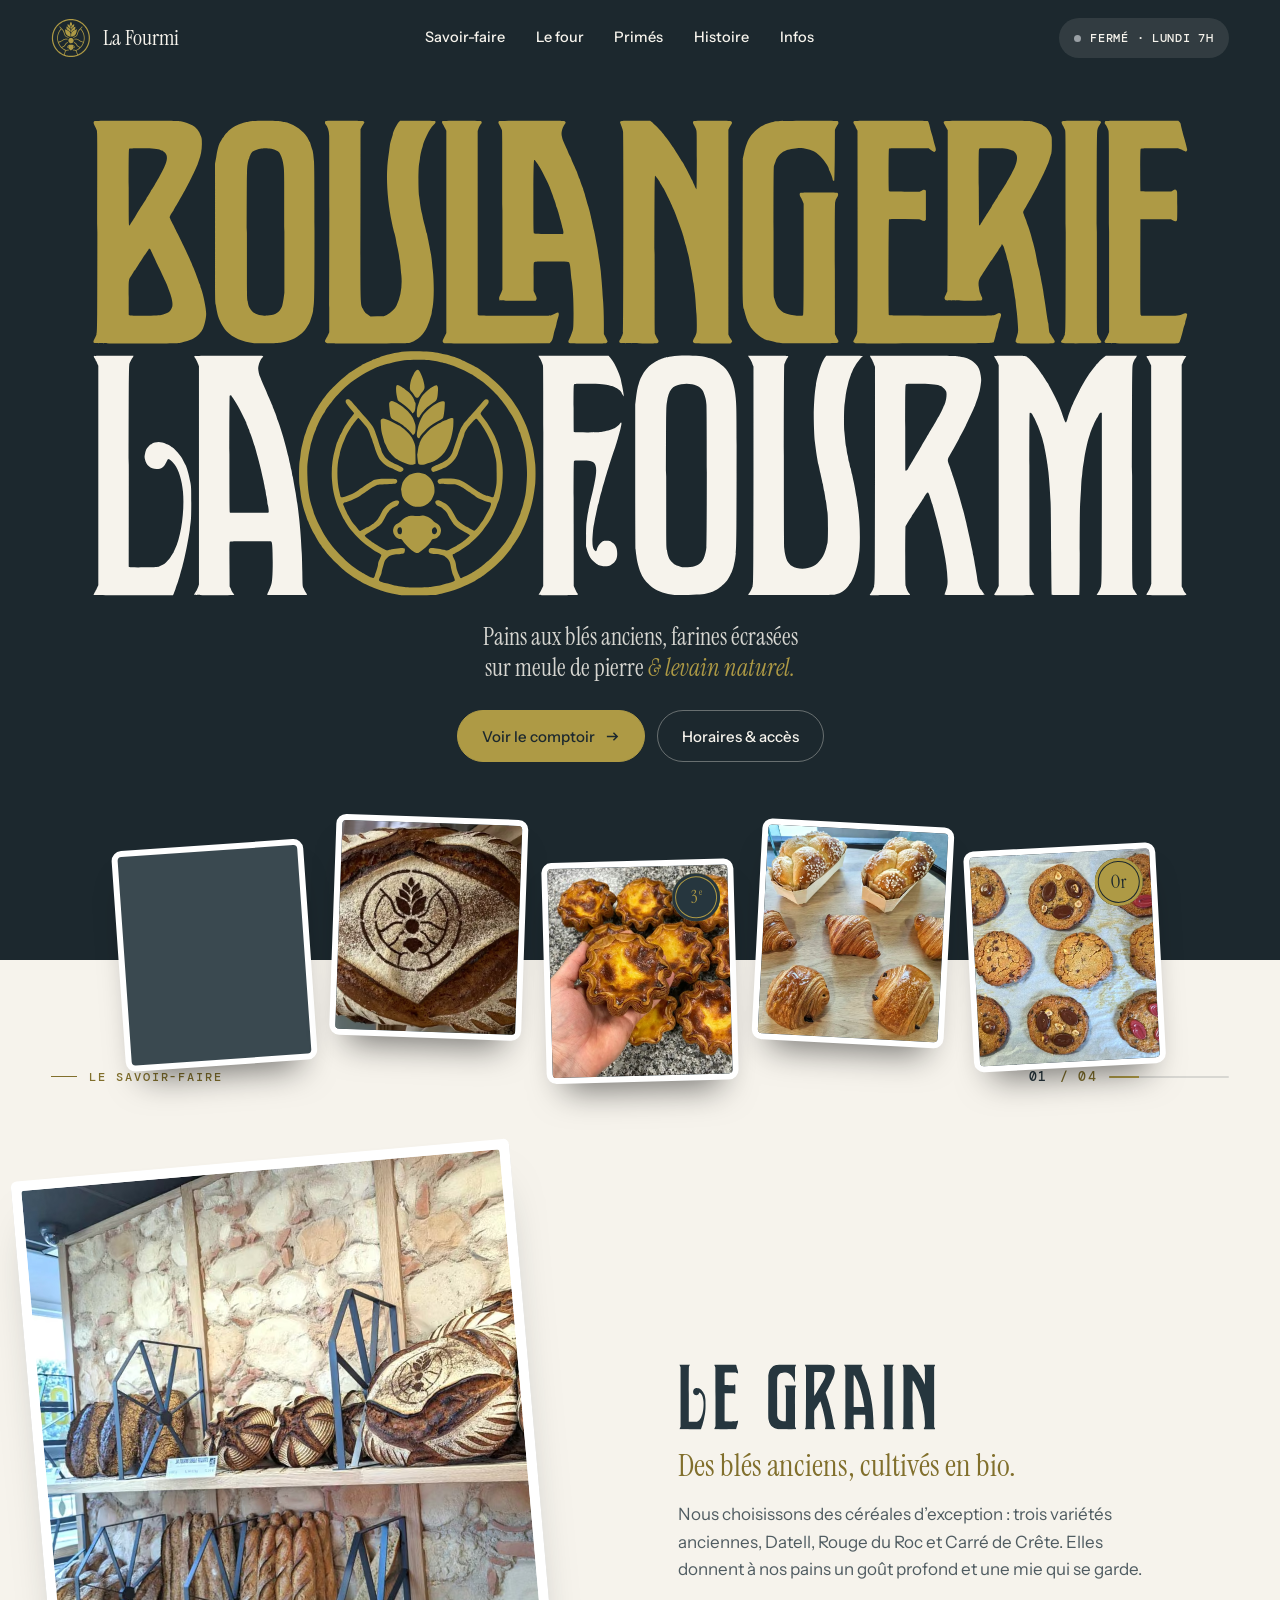
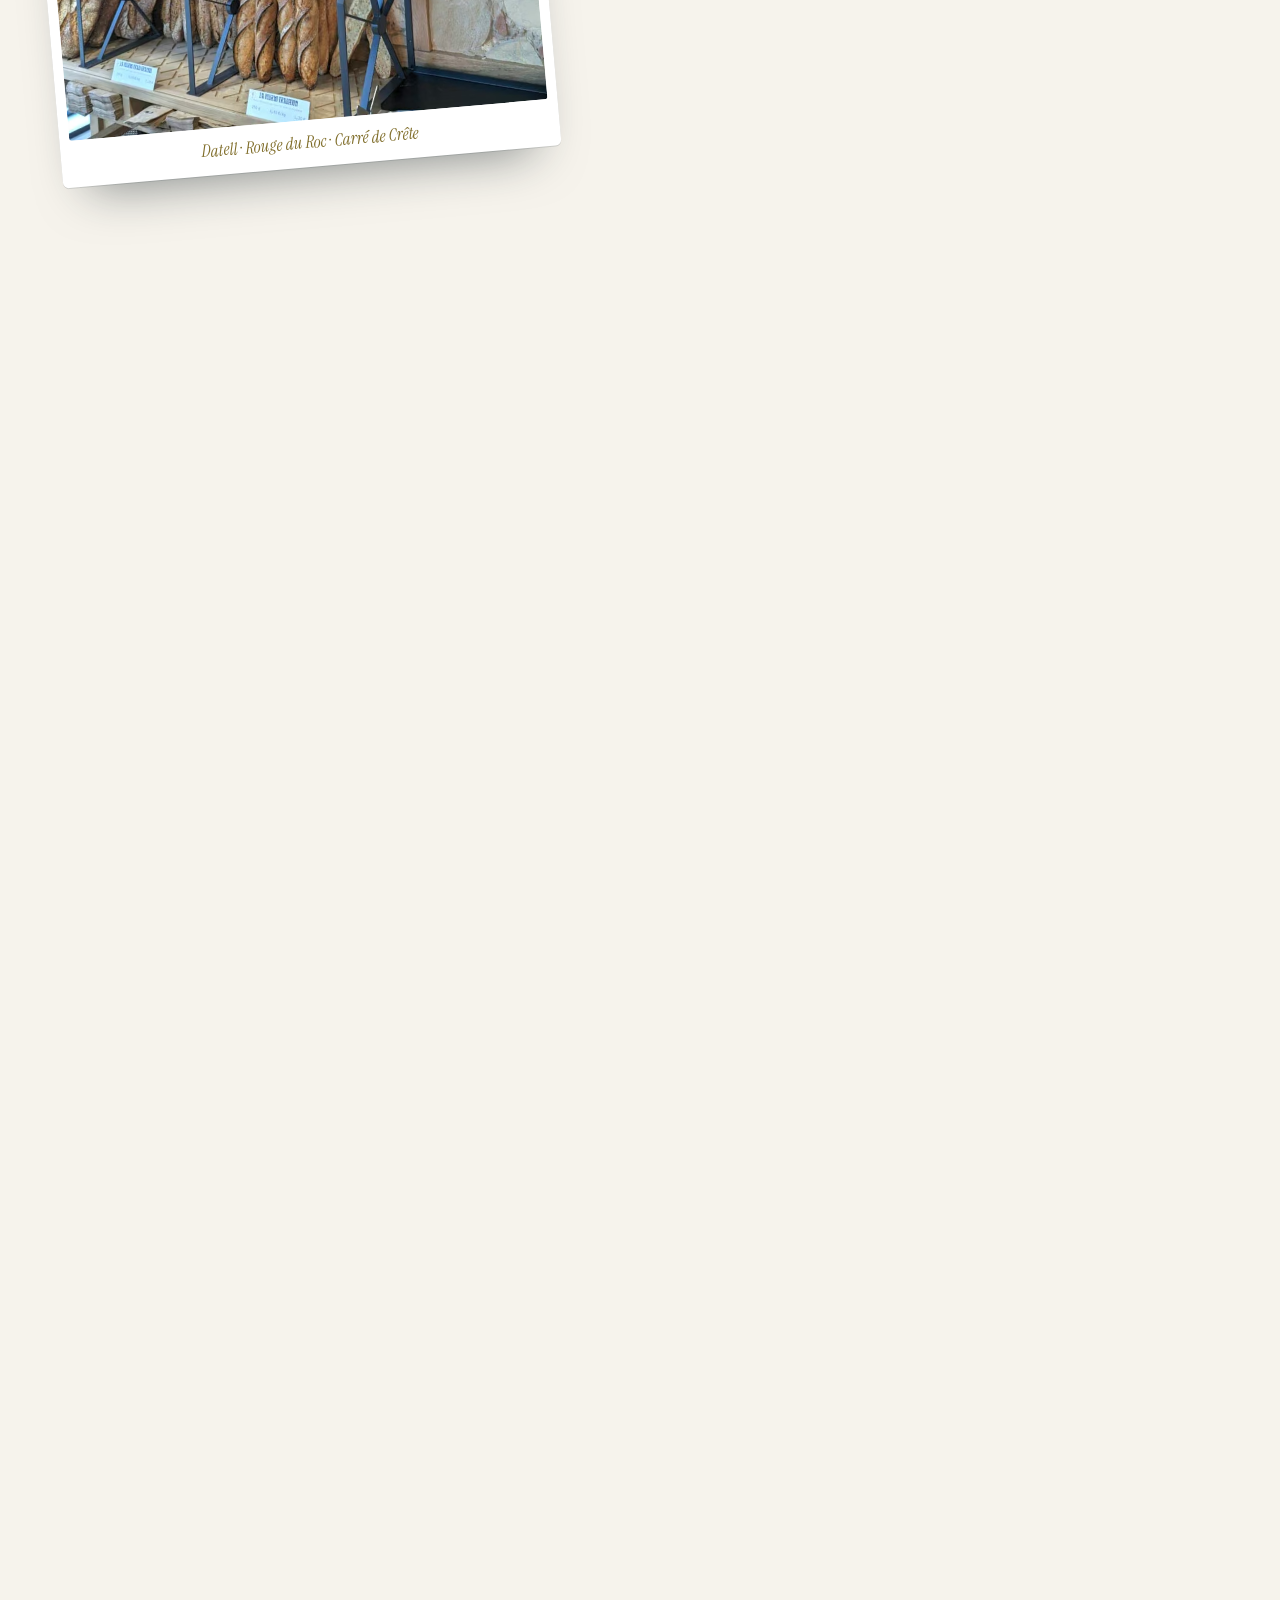
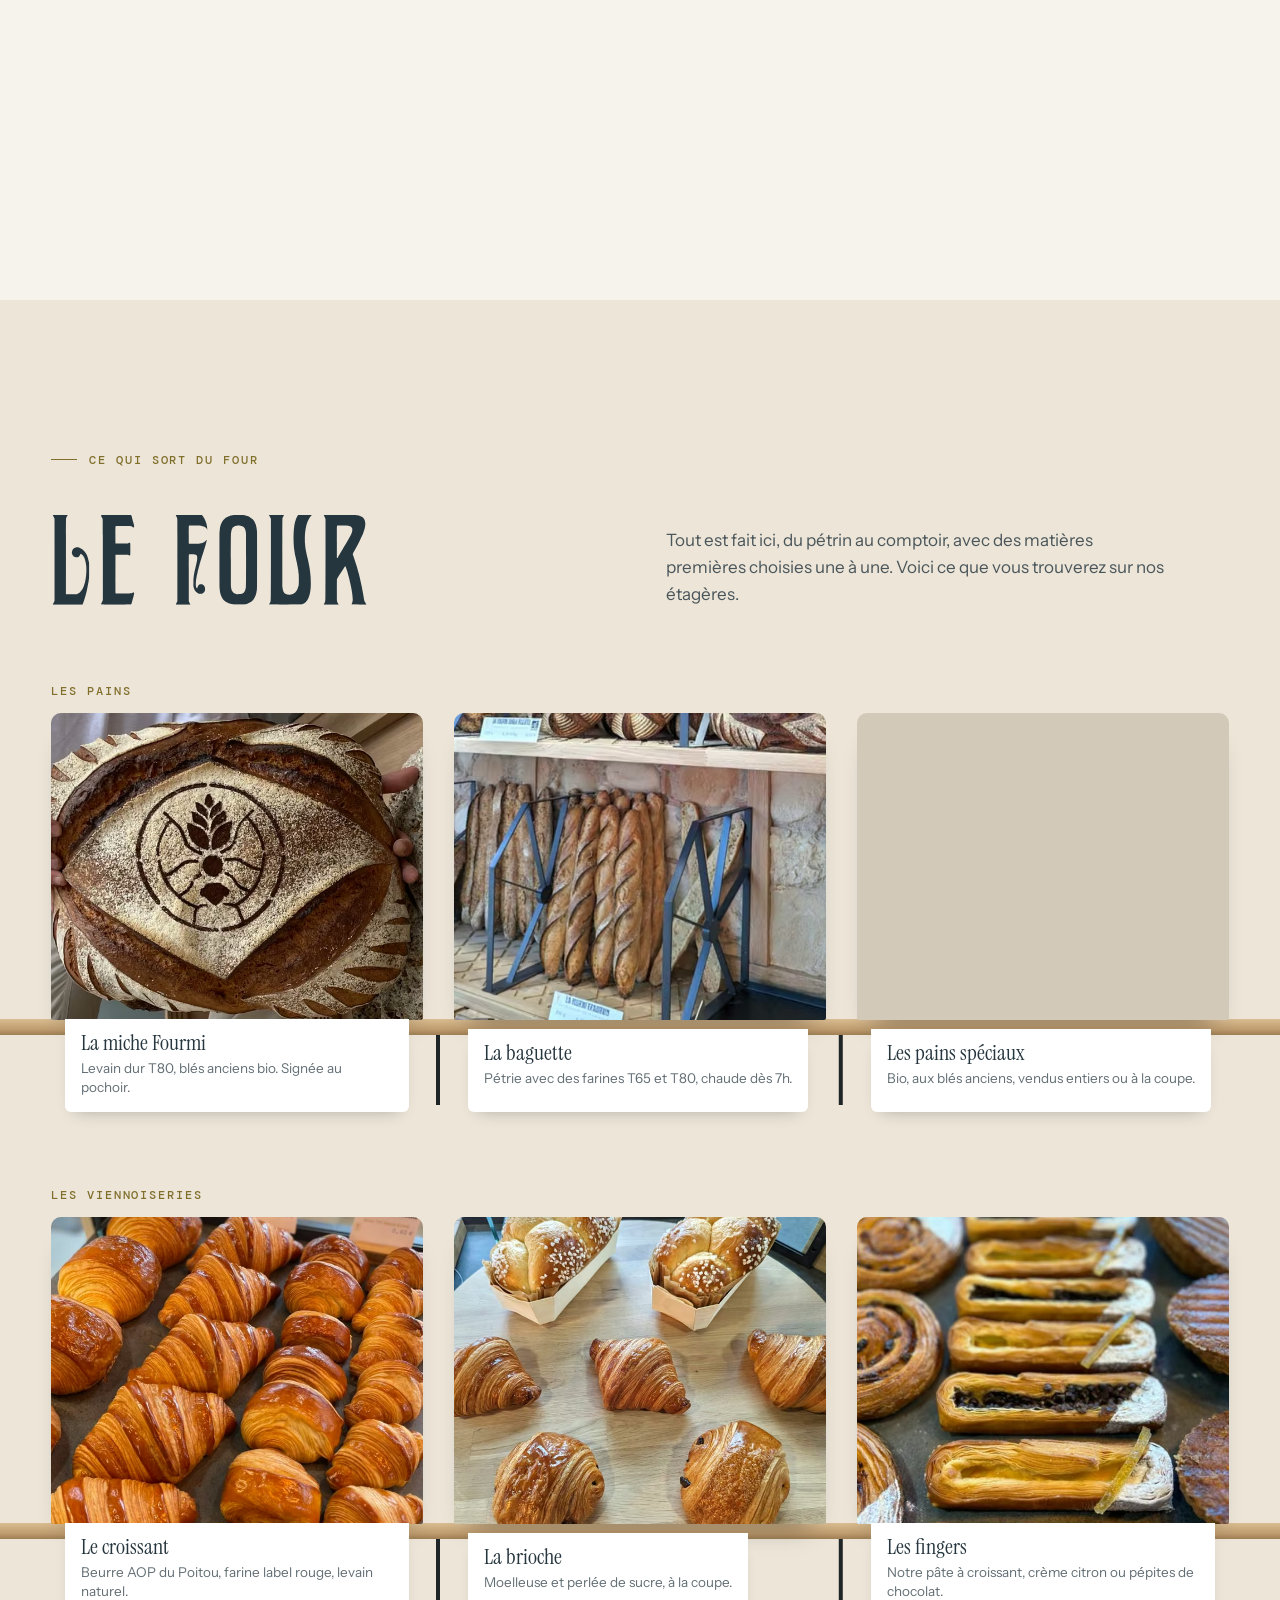
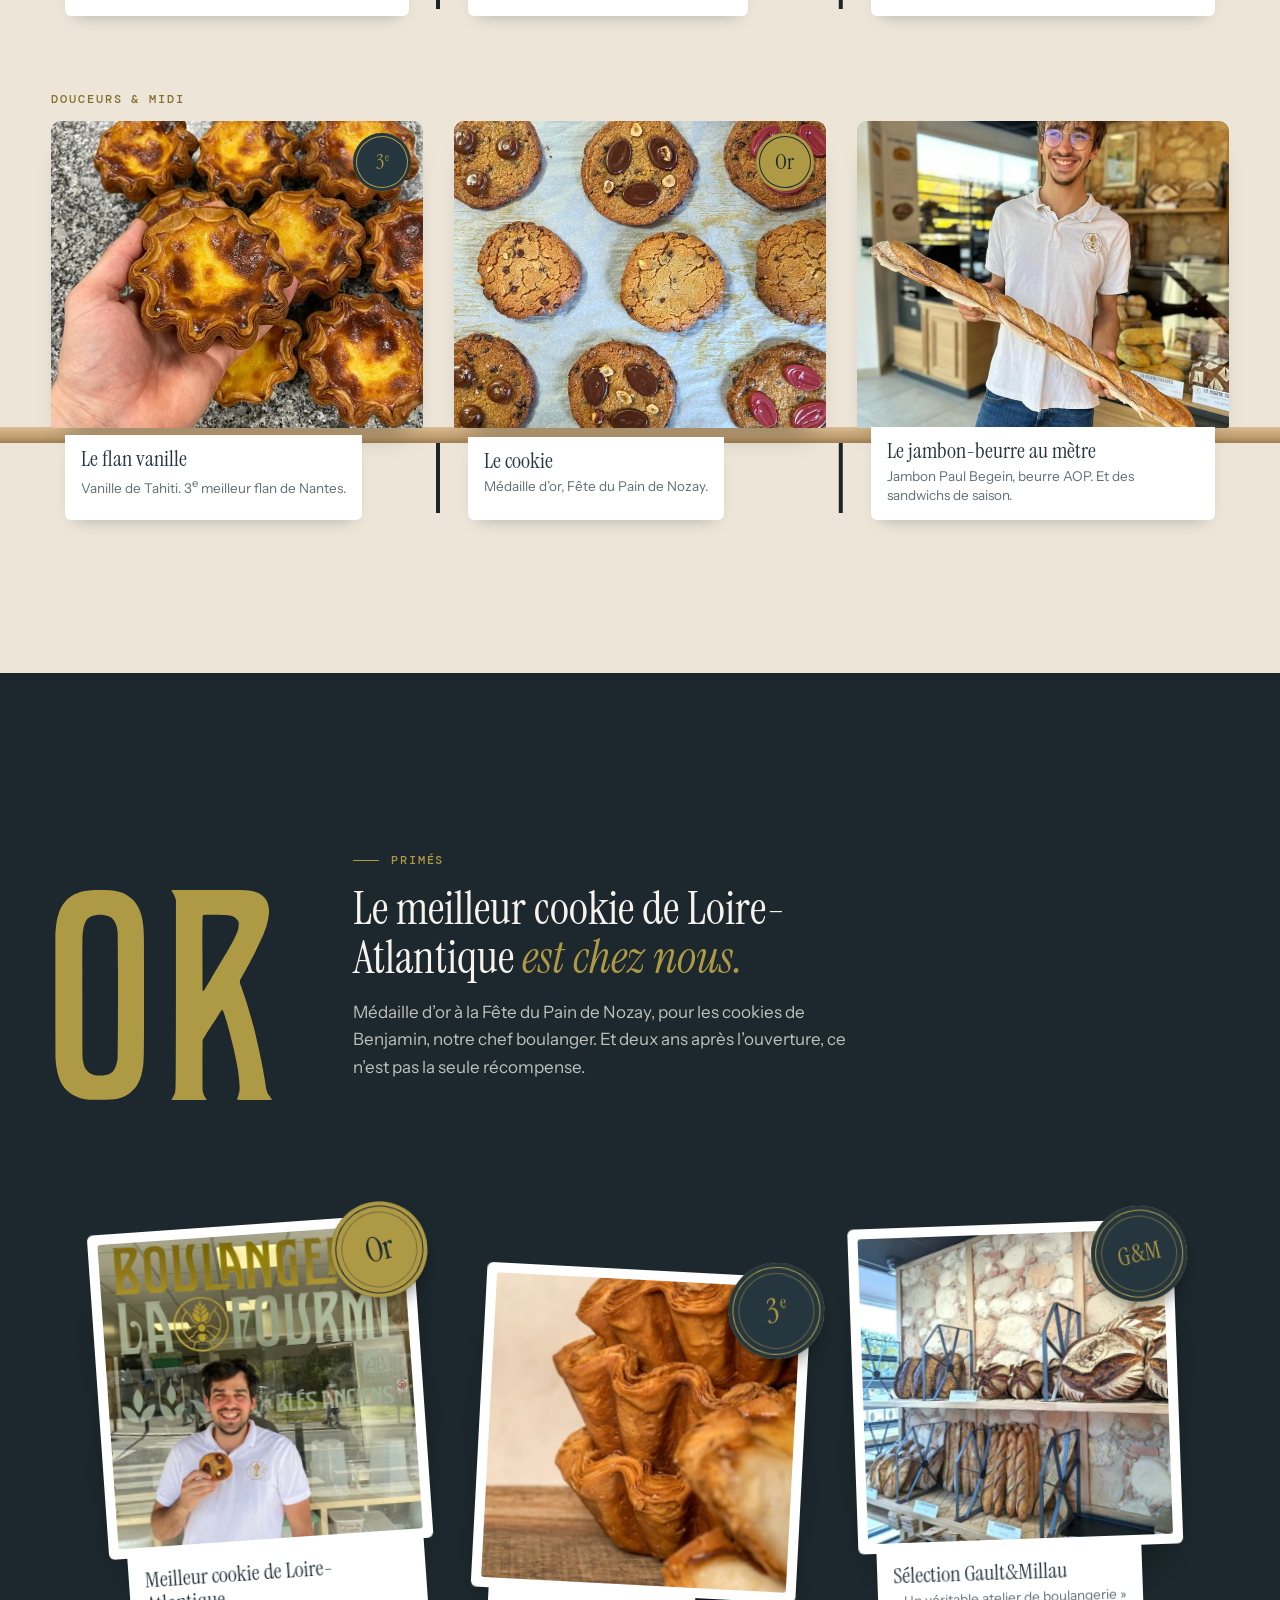
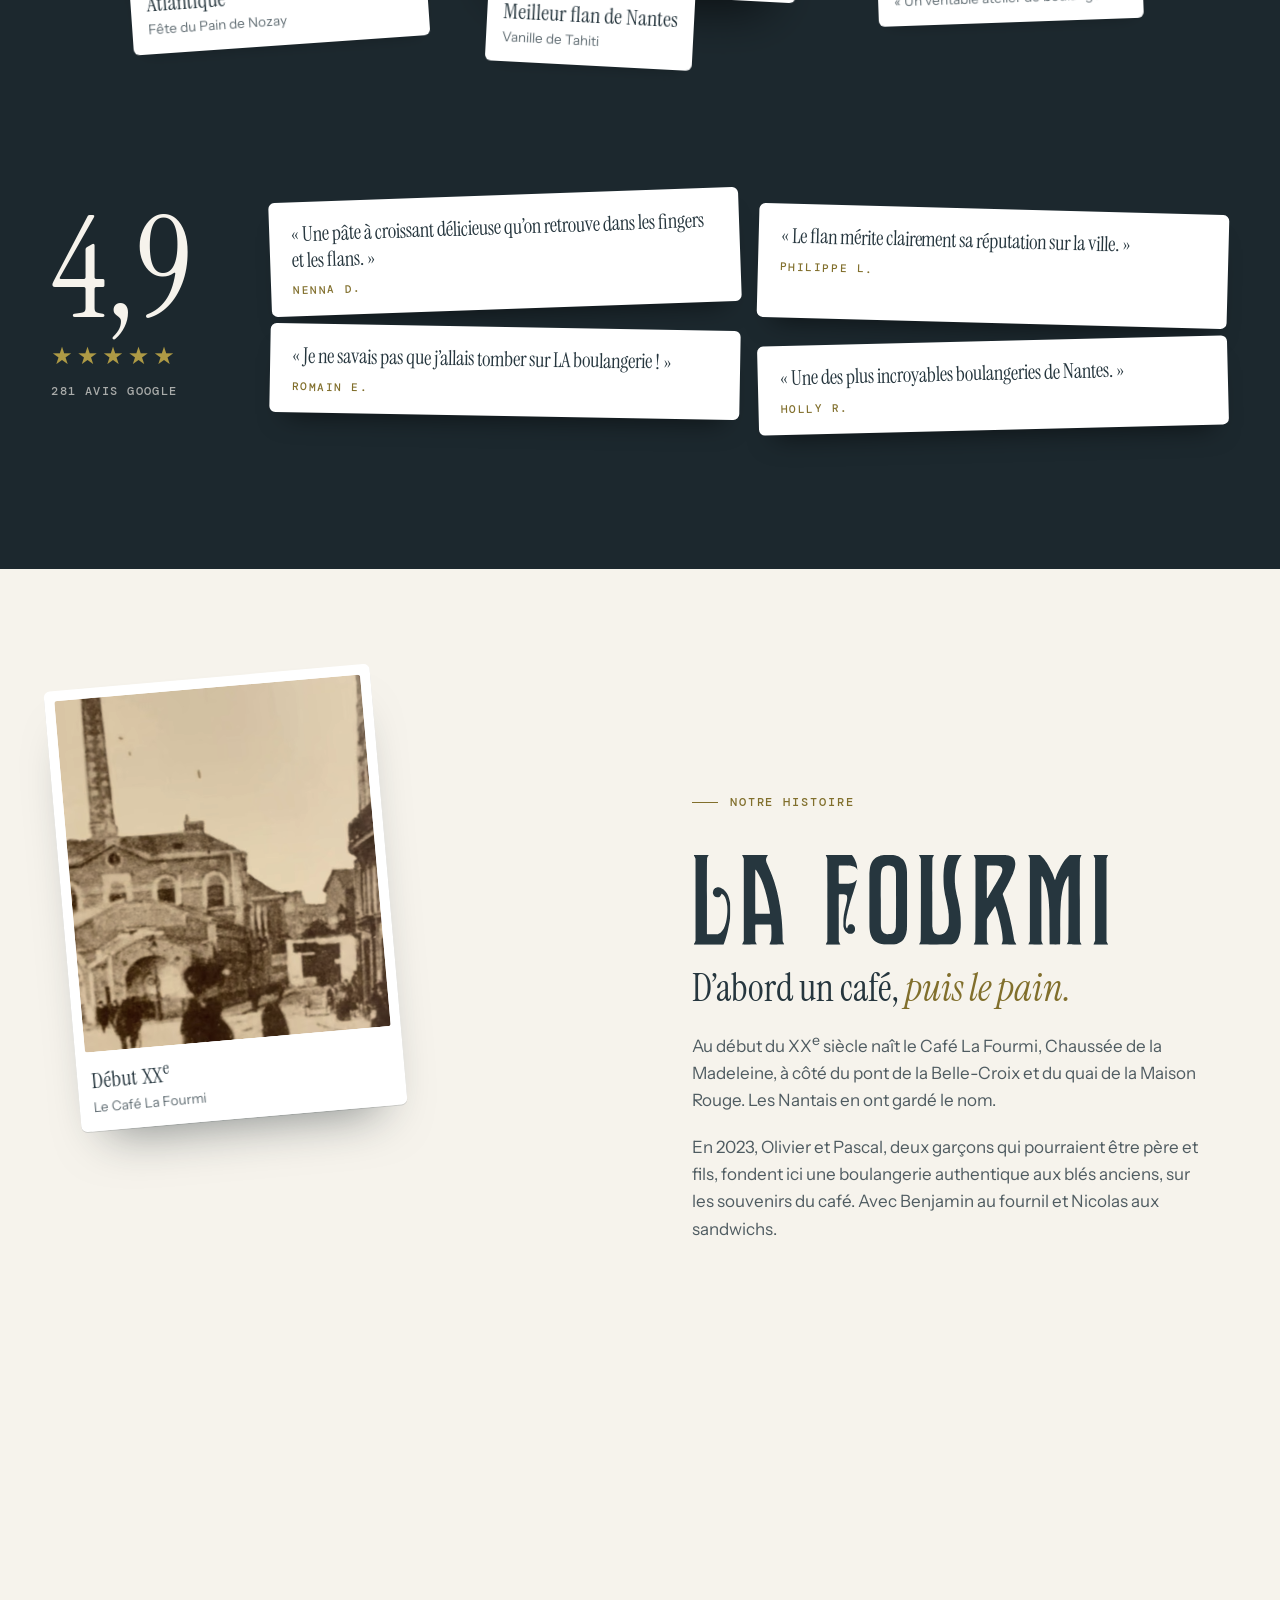
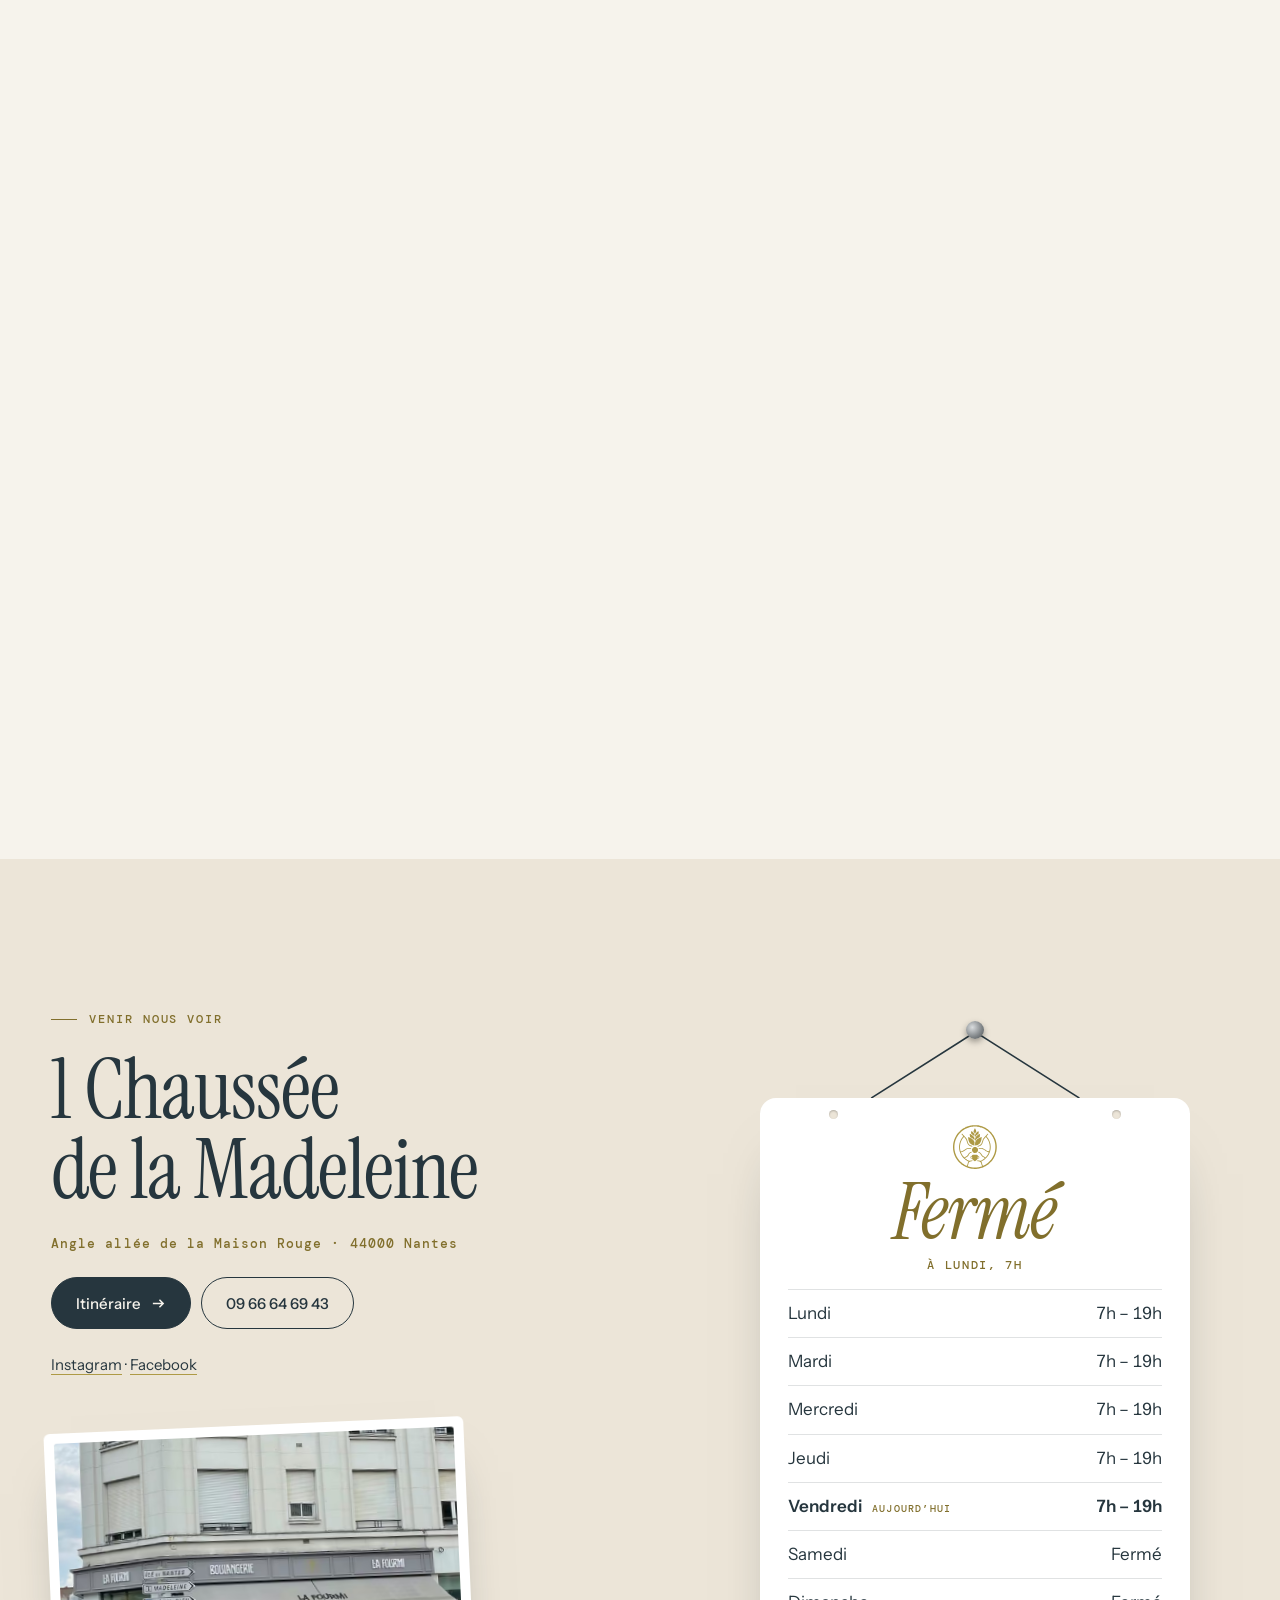
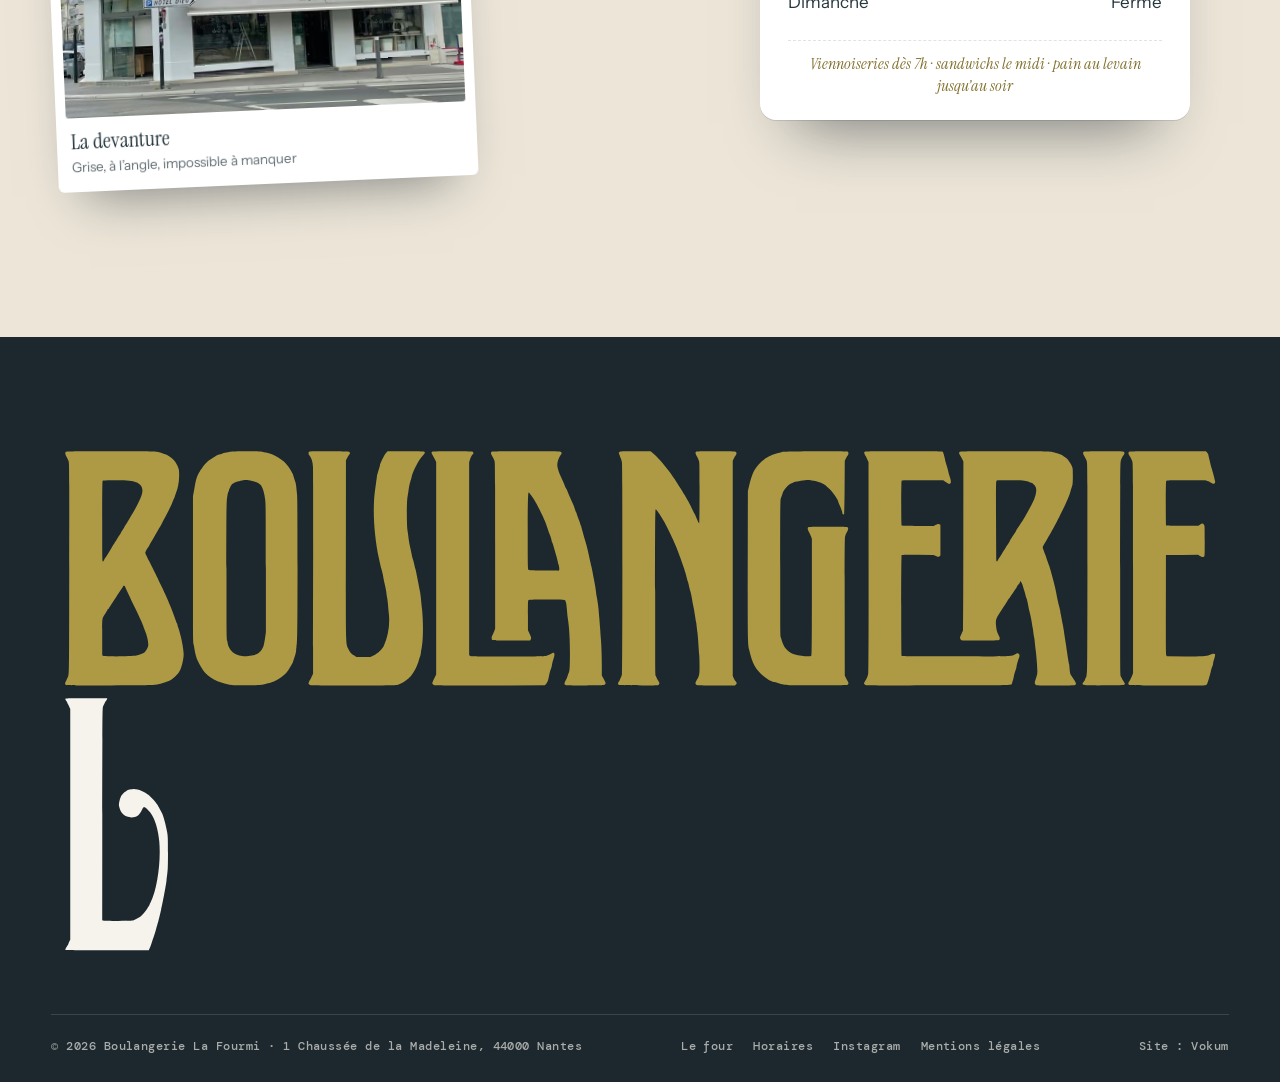
<file: index.html>
<!DOCTYPE html>
<html lang="fr">
<head>
<meta charset="utf-8">
<meta name="viewport" content="width=device-width, initial-scale=1">
<title>Boulangerie La Fourmi · Pains aux blés anciens à Nantes</title>
<!-- OG:START -->
  <meta property="og:type" content="website">
  <meta property="og:site_name" content="Boulangerie La Fourmi">
  <meta property="og:locale" content="fr_FR">
  <meta property="og:title" content="Boulangerie La Fourmi · Nantes">
  <meta property="og:description" content="Pains aux blés anciens, farines de meule, viennoiseries maison. 1 Chaussée de la Madeleine, Nantes.">
  <meta property="og:url" content="https://lafourmi-site.vercel.app/">
  <meta property="og:image" content="https://lafourmi-site.vercel.app/images/og.jpg?v=fa005453">
  <meta property="og:image:secure_url" content="https://lafourmi-site.vercel.app/images/og.jpg?v=fa005453">
  <meta property="og:image:type" content="image/jpeg">
  <meta property="og:image:width" content="1200">
  <meta property="og:image:height" content="630">
  <meta property="og:image:alt" content="Boulangerie La Fourmi — aperçu du site">
  <meta name="twitter:card" content="summary_large_image">
  <meta name="twitter:title" content="Boulangerie La Fourmi · Nantes">
  <meta name="twitter:description" content="Pains aux blés anciens, farines de meule, viennoiseries maison. 1 Chaussée de la Madeleine, Nantes.">
  <meta name="twitter:image" content="https://lafourmi-site.vercel.app/images/og.jpg?v=fa005453">
<!-- OG:END -->
<meta name="description" content="Boulangerie artisanale au 1 Chaussée de la Madeleine, Nantes. Pains aux blés anciens et farines écrasées sur meule de pierre, levain naturel, viennoiseries au beurre AOP, flan primé et sandwichs de saison. Du lundi au vendredi, 7h–19h.">
<link rel="canonical" href="https://lafourmi-site.vercel.app/">
<meta name="theme-color" content="#F6F3EC">
<link rel="icon" href="/favicon.svg" type="image/svg+xml">
<link rel="apple-touch-icon" href="/apple-touch-icon.png">
<link rel="preload" href="/fonts/instrument-serif.woff2" as="font" type="font/woff2" crossorigin>
<link rel="preload" href="/fonts/instrument-sans-400.woff2" as="font" type="font/woff2" crossorigin>
<link rel="stylesheet" href="/css/styles.min.css?v=30b318f7">
<script type="application/ld+json">{"@context":"https://schema.org","@type":"Bakery","name":"Boulangerie La Fourmi","image":"https://lafourmi-site.vercel.app/images/og.jpg","url":"https://lafourmi-site.vercel.app/","telephone":"+33966646943","address":{"@type":"PostalAddress","streetAddress":"1 Chaussée de la Madeleine","postalCode":"44000","addressLocality":"Nantes","addressCountry":"FR"},"geo":{"@type":"GeoCoordinates","latitude":47.2123936,"longitude":-1.5525585},"openingHoursSpecification":[{"@type":"OpeningHoursSpecification","dayOfWeek":["Monday","Tuesday","Wednesday","Thursday","Friday"],"opens":"07:00","closes":"19:00"}],"priceRange":"€","servesCuisine":"Boulangerie","sameAs":["https://www.instagram.com/boulangerielafourmi/","https://www.facebook.com/profile.php?id=100092674192375"]}</script>
<script>document.documentElement.className+=' js'</script>
</head>
<body class="is-loading">
<a class="skip" href="#main">Aller au contenu</a>

<svg width="0" height="0" style="position:absolute" aria-hidden="true">
  <symbol id="emb" viewBox="0 0 1094 1092"><path fill="currentColor" fill-rule="evenodd" d="M521.8 1067.5C511.3 1066.8 486.9 1065 486.5 1064.8C486.4 1064.7 482.9 1064.2 478.8 1063.8C474.6 1063.3 469.1 1062.5 466.6 1062C464.1 1061.5 460.9 1061 459.6 1061C458.3 1061 455.4 1060.5 453.2 1060C451.1 1059.5 448.2 1059 447 1058.8C445.8 1058.5 442.9 1058 440.5 1057.4C438.1 1056.8 435 1056.2 433.5 1056C430.6 1055.5 421.9 1053.5 414 1051.3C411.4 1050.6 407.1 1049.5 404.5 1048.8C401.9 1048.2 398.3 1047.2 396.5 1046.6C394.7 1046 391.7 1045.1 389.8 1044.5C387.8 1043.8 384.8 1043 383 1042.5C381.2 1042 376.7 1040.4 373 1039C369.3 1037.6 364.9 1036 363.2 1035.4C358.6 1033.8 354 1032 351.6 1031C350.4 1030.5 349.2 1030 348.9 1030C348.6 1030 347.8 1029.7 347.1 1029.3C344.6 1028 340.2 1026 336 1024.3C326.2 1020.4 310.1 1012.5 297.6 1005.6C293.3 1003.3 288.9 1001 287.8 1000.4C286.6 999.8 285.2 999 284.5 998.5C283.1 997.5 267.1 987.9 263.8 986C262.6 985.3 260.4 983.9 258.9 982.7C257.4 981.6 255.2 980 254 979.3C252.8 978.5 250.8 977.2 249.5 976.2C248.2 975.3 246.6 974.1 245.8 973.7C244.2 972.8 224 957.8 220.2 954.6C218.9 953.6 216.3 951.5 214.3 949.9C212.3 948.3 210.3 946.5 209.8 946C209.2 945.5 206.7 943.4 204.2 941.2C192.4 931 186.3 925.3 175.6 914.5C166.8 905.8 150.6 888.2 146.9 883.6C146 882.5 143.7 879.5 141.8 877.1C139.8 874.7 137.2 871.4 135.8 869.7C132.7 866 125.2 856 120.5 849.5C118.6 846.9 116.7 844.2 116.1 843.5C115.5 842.8 114.8 841.5 114.3 840.5C113.8 839.5 112.8 837.9 112 836.8C110.5 834.8 105.8 827.9 103.8 824.5C103.2 823.5 102.2 822.1 101.7 821.2C101.2 820.4 100.5 819.1 100 818.4C98.7 815.9 93.4 807.3 92.5 806C92 805.3 90.3 802.2 88.8 799.2C87.2 796.2 85.7 793.5 85.5 793.2C84.4 791.8 70.5 763.5 68.2 758C65.2 750.8 61.9 743.1 61 741.5C60.5 740.5 60 739.2 60 738.8C60 738.4 59.1 735.8 58 733.1C56.9 730.5 55.6 727.2 55.2 726C54.9 724.8 53.9 721.9 53 719.5C52.1 717.1 51 713.9 50.5 712.2C48.5 705.8 47.9 703.6 47 701.2C46.5 699.9 45.9 698 45.8 697C45.5 696 45.1 694.6 44.7 694C44.4 693.2 43.7 691.2 43.3 689.5C42.1 684.5 41 680 40 676.5C39.4 674.7 38.8 672.1 38.5 670.8C38.3 669.4 37.9 667.6 37.5 666.9C37.2 666.1 36.8 664 36.5 662.1C36.1 660.2 35.5 657.4 35 655.8C34.5 654.1 34 651 33.8 649C33.5 647 33.1 644.6 32.7 644C32.4 643.2 31.8 640.4 31.6 637.7C31.2 635 30.6 630.6 30 628C29.4 625.4 29 622.5 29 621.5C29 620.5 28.6 617.4 28.1 614.5C27.6 611.6 26.9 606.5 26.8 603.2C26.6 600 26.1 594.8 25.7 591.8C23.6 575.5 23.6 516.9 25.7 502.2C26.1 499.5 26.6 494.4 26.8 491C26.9 487.6 27.5 482.6 28 480C28.5 477.4 29.1 473.6 29.2 471.5C29.4 469.4 30 465.6 30.6 463.1C31.1 460.5 31.5 457.6 31.5 456.6C31.5 455.6 31.9 453.5 32.2 452C32.7 450.5 33.4 447.4 33.8 445.1C34.1 442.7 34.7 440.1 35 439.2C35.3 438.4 35.9 435.9 36.2 433.7C37 429.4 38 424.8 39.8 418.8C40.4 416.6 41.1 413.8 41.4 412.5C42 409.4 43.8 403.2 44.7 400.5C46.5 394.9 47.6 391.5 48.2 388.6C48.6 386.9 49.4 384.8 49.8 384C50.1 383.2 50.5 382.2 50.5 381.8C50.5 381.2 50.9 380.2 51.2 379.4C52 377.8 53.4 373.9 54.9 369.5C55.2 368.2 56 366.2 56.5 365C57 363.8 57.6 361.9 58 361C59.4 357.1 61 353.1 61.7 351.8C62.1 350.9 62.5 350.1 62.5 349.8C62.5 349.6 63 348.4 63.5 347.3C64 346.1 65.2 343.6 66 341.5C67.8 337.2 68 336.8 71.5 329C73 325.9 74.6 322.7 75 322C75.5 321.3 76 320.2 76.2 319.5C76.6 318.3 82.9 305.9 85.8 300.8C86.5 299.4 88 296.4 89.2 294.2C91.7 289.6 93.3 286.8 98.2 278.9C104.7 268.2 105.6 266.8 109.5 261.1C111.5 257.9 113.8 254.4 114.5 253.2C116.9 249.1 133 227.4 138.1 221.5C140.1 219.2 143.1 215.6 144.7 213.5C146.3 211.4 148.7 208.6 149.9 207.2C151.2 205.8 153.7 203.1 155.5 201C157.3 198.9 160 195.9 161.5 194.2C165.4 189.9 187 168.4 191.8 164.1C193.9 162.1 196.8 159.4 198 158.3C202.3 154.2 209.5 148.3 223.9 136.8C234.8 128.1 255.8 113.2 265.2 107.5C267.3 106.2 270.9 104 273.4 102.5C275.8 101 277.9 99.7 278.2 99.5C278.5 99.5 280.2 98.4 282.1 97.2C283.9 96 286.1 94.7 287.1 94.3C289.9 93 297.1 89 300.1 87.2C301.7 86.2 307.4 83.3 312.9 80.7C331.9 71.5 334.2 70.5 343.2 66.8C345.8 65.8 350.2 63.9 353.2 62.6C356.2 61.4 360.2 59.9 362 59.2C363.8 58.6 366.8 57.5 368.8 56.8C370.7 56 373.6 55 375.2 54.5C376.9 54 378.8 53.4 379.5 53.1C381.6 52.2 388.6 50.1 390.5 49.8C391.4 49.5 392.9 49.1 393.8 48.8C396.4 47.6 401.6 46 409.5 44C413.8 43 418.5 41.7 420 41.3C426.2 39.7 433.9 38 435.1 38C435.7 38 437.9 37.5 439.8 37C441.7 36.5 444.9 35.9 446.9 35.5C448.8 35.2 451 34.8 451.7 34.5C452.4 34.2 455.9 33.7 459.4 33.2C462.9 32.9 466.6 32.3 467.5 32C468.4 31.8 472.7 31.1 476.9 30.8C481.1 30.3 484.9 29.9 485.1 29.7C485.6 29.4 505 27.9 519.2 27C533.4 26.1 567 26.6 584.8 27.9C593 28.5 601.5 29.2 603.5 29.6C605.5 29.9 609.4 30.4 612 30.8C625.8 32.6 638.4 34.8 647.8 36.8C650.9 37.5 653.8 38 654.3 38C655.4 38 664.2 40.1 669.5 41.5C671.3 42 675.9 43.2 679.8 44.2C683.6 45.2 687.9 46.4 689.2 46.8C690.6 47.2 693.6 48.1 696 48.9C698.4 49.5 700.9 50.3 701.8 50.6C702.6 50.9 704.6 51.5 706.2 52C709.6 53 714.2 54.7 720.2 56.9C722.5 57.8 726.8 59.3 729.8 60.4C732.8 61.5 736.7 63 738.5 63.9C740.4 64.7 742.4 65.5 743 65.8C744.9 66.3 756.1 71.2 761.2 73.8C763.8 75 768.2 77 771.2 78.5C774.2 79.9 777.2 81.3 777.7 81.6C778.7 82.1 781.4 83.5 793.2 89.8C796.9 91.7 801.2 94 803 95.2C804.8 96.2 807.4 97.8 808.8 98.6C810.1 99.4 812.2 100.7 813.5 101.5C814.8 102.3 816.6 103.5 817.8 104C818.9 104.7 820.3 105.5 821 106C823.5 107.8 831.1 112.8 832.8 113.8C833.6 114.3 835 115.2 835.8 115.7C836.6 116.2 838.8 117.7 840.8 119C842.6 120.2 846 122.6 848 124.2C850.1 125.9 853.5 128.4 855.5 129.8C859.5 132.5 868 139.3 875.7 145.7C878.4 147.9 881.4 150.3 882.2 151C886.5 154.4 900.2 167.1 908 174.8C920.1 186.7 923.5 190.3 934.5 202.5C937.4 205.7 940 208.6 940.4 209C940.7 209.4 942.2 211.2 943.6 213.1C945 214.9 948.4 219.1 951 222.3C956.5 229.1 960.4 234.2 964.9 240.4C966.5 242.8 968.8 245.9 969.8 247.2C970.8 248.6 972.5 251.1 973.5 252.8C974.6 254.4 977.2 258.1 979.3 261C981.4 263.9 983.3 266.8 983.6 267.5C984 268.2 984.5 269.1 984.9 269.6C985.2 269.9 986 271.3 986.6 272.6C987.3 273.8 989.5 277.4 991.5 280.8C994.9 286.2 997.6 291.1 1000.9 297C1001.5 298.2 1002.6 300.1 1003.2 301.2C1004.9 304 1019.5 333.7 1019.5 334.3C1019.5 334.5 1024.6 346.7 1025.8 349.2C1026.1 350.1 1027 352 1027.7 353.5C1028.3 355 1029.2 357.1 1029.4 358C1029.7 358.9 1030.7 361.6 1031.5 363.8C1032.3 365.9 1033.5 368.9 1034 370.2C1034.5 371.6 1035.2 373.6 1035.7 374.8C1036.1 375.9 1037.2 379.1 1038 382C1039 384.9 1040.7 390.2 1041.8 393.9C1043 397.6 1044 401 1044 401.4C1044 401.9 1044.2 402.5 1044.5 402.8C1044.8 403.1 1045.5 405.2 1046 407.5C1046.5 409.9 1047.4 413.8 1048 416.2C1048.5 418.8 1049.3 421.6 1049.8 422.8C1050.8 425.8 1053.7 439.3 1055.3 448.2C1055.8 450.8 1056.4 453.9 1056.8 455.2C1057.2 456.6 1057.6 459.6 1057.8 461.8C1057.9 463.9 1058.5 467.8 1059 470.2C1059.5 472.8 1060.2 477.4 1060.5 480.8C1060.8 484.1 1061.4 488.6 1061.8 490.8C1062.1 492.9 1062.5 497.9 1062.8 501.8C1063 505.6 1063.4 512.5 1063.8 517C1064.8 528.5 1065.2 553.9 1064.5 564.5C1062.8 591.6 1062 604 1061.5 605.8C1061.2 606.9 1060.8 610.5 1060.5 613.8C1060.2 617 1059.6 621 1059.2 622.5C1058.8 624.1 1058.3 627.6 1058 630.3C1057.5 635.5 1056.1 643.3 1054.5 650.5C1054 652.9 1053.2 656.4 1053 658.2C1052.7 660.1 1052 662.5 1051.7 663.5C1051.3 664.4 1051 665.5 1051 666.1C1051 666.6 1050.5 669 1049.8 671.4C1048.3 676.9 1047.2 681.5 1046.3 685.2C1045.7 688.1 1044.8 691 1042.2 698.9C1041.5 700.8 1041 702.7 1041 703C1041 703.5 1040.5 704.9 1040 706.2C1039.5 707.6 1038.3 711.1 1037.5 714C1036.5 716.9 1035.7 719.5 1035.5 719.8C1035 720.4 1033.3 725.1 1032 729.2C1031.1 732.1 1029.8 735.6 1028 739.8C1027.5 740.9 1026.6 743 1026 744.5C1025.3 746 1024.3 748.4 1023.8 749.8C1020.8 756.3 1019.5 759.5 1019.5 759.8C1019.5 761 1003 793.6 998.5 801.5C996.3 805.2 994.1 809.1 993.7 810.1C993.2 811.1 992.7 812 992.5 812C992.3 812 991.9 812.6 991.5 813.4C990.8 815.2 986.1 822.9 980.1 831.8C979.1 833.4 977.8 835.4 977.2 836.3C976.2 838 971.2 845.2 969 848.2C968.3 849.2 967.2 850.7 966.6 851.6C966 852.5 964.1 855 962.4 857.2C960.8 859.5 958.1 863 956.6 865C955.1 867 952.7 870.1 951.2 871.8C949.9 873.4 947.4 876.5 945.8 878.5C944.1 880.5 941.2 884 939.2 886.2C937.4 888.5 935.2 890.9 934.5 891.7C933.8 892.5 932.6 893.8 932 894.5C931.2 895.2 929.2 897.5 927.5 899.5C923.6 904 904 923.8 898 929C895.8 931 893.3 933.3 892.5 934C890.5 936 880.6 944.5 877.2 947.3C875.5 948.6 871.6 951.9 868.5 954.5C863.5 958.6 859.6 961.6 854.2 965.5C853.4 966.1 850.6 968.1 848 970C841.7 974.8 819.6 989.4 815 992C813 993.1 809.5 995.1 807.4 996.5C805.3 997.9 802 999.8 800 1000.9C798.1 1001.9 795.5 1003.3 794.1 1004C792.8 1004.7 789.2 1006.7 786.1 1008.4C783 1010.1 780.4 1011.5 780.3 1011.5C780 1011.5 760.8 1020.8 758.5 1022C757.5 1022.5 756.4 1023 756 1023C755.6 1023 753.1 1024 750.3 1025.3C741.6 1029.2 725.2 1035.8 719.8 1037.5C718.1 1038 714.9 1039.2 712.5 1040C710.1 1040.9 707.1 1041.9 705.8 1042.2C703 1043 699.4 1044.2 696 1045.4C694.8 1045.8 692.3 1046.6 690.5 1047.1C680.9 1049.8 677.4 1050.7 674 1051.5C672 1052 669.1 1052.7 667.8 1053.1C665 1054 657.4 1055.7 653 1056.5C651.5 1056.8 646.4 1057.8 641.8 1058.8C637.1 1059.7 631.1 1060.8 628.5 1061C625.9 1061.3 623 1061.8 622 1062C621 1062.3 617.5 1062.8 614 1063.2C610.5 1063.7 605 1064.3 601.8 1064.7C598.5 1065.2 589.1 1066 581 1066.5C564.7 1067.8 535.2 1068.2 521.8 1067.5ZM573 1034C576.1 1033.7 584.4 1033 591.2 1032.5C598.1 1032 604.1 1031.5 604.5 1031.3C604.9 1031.2 610 1030.3 615.8 1029.5C621.5 1028.7 627.9 1027.7 629.8 1027.2C631.6 1026.9 635.6 1026.2 638.5 1025.6C646.2 1024.1 651.1 1023 656.8 1021.8C659.5 1021.1 662.2 1020.5 662.8 1020.4C667.5 1019.2 685.7 1014 694 1011.2C714.1 1004.6 714.5 1004.5 714.5 1002.1C714.5 1001.4 714.1 999.9 713.7 998.8C713.2 997.6 712.5 995.5 712 994C711 991.4 710.5 990.2 708.5 985.8C707.3 983.3 706.2 980.2 705 976C704.5 974.2 703.7 972.1 703.3 971.2C701.6 967.6 698.6 957.8 697.6 953C697.2 951 696.6 948.5 696.2 947.5C695.9 946.5 695.2 943.5 694.8 940.7C694.4 937.9 693.8 935 693.5 934.3C693.2 933.5 693 932.4 693 931.6C693 928.4 688.2 917.5 684.3 911.7C682.6 909.3 676.5 902.9 673.5 900.5C668.6 896.5 660.4 892.2 655.5 891C649 889.4 644.1 888.5 640.2 888.2C637.8 888 632.2 887.5 628 887C623.8 886.5 617.1 885.8 613.2 885.5C600.8 884.5 596.5 882 595.8 875C595.5 872.5 595.6 872 596.9 870C597.8 868.6 599.2 867 600.2 866.2C602.6 864.4 606.7 864.1 615 865.1C618.5 865.6 623.2 866.1 625.8 866.2C630.1 866.5 636.4 867.2 648.5 868.8C651.8 869.1 655.4 869.8 656.5 870.2C657.8 870.5 660.8 871.5 663.2 872.2C665.8 873 668.9 874.1 670.2 874.9C673.4 876.5 675.2 876.2 682.5 873.2C687.5 871.2 690.4 869.9 698.4 865.8C699.1 865.4 700.4 864.8 701.2 864.4C705.1 862.5 719.5 855 722 853.5C724.5 851.9 726.2 850.8 736 844.6C737.8 843.5 739.9 842.1 740.8 841.5C741.6 840.9 744 839.3 746 838C748 836.5 750.8 834.6 752 833.8C753.2 832.8 755.2 831.3 756.5 830.4C757.8 829.5 759 828.5 759.3 828.2C759.6 828 761 827 762.2 826C763.5 825 766.5 822.6 768.9 820.6C771.3 818.6 773.9 816.5 774.7 815.9C782.1 809.9 782.2 808.6 775.5 805C774.4 804.3 773 803.5 772.5 803.2C769.9 801.5 764.3 798.4 761.5 797C759.7 796 756.1 794.1 753.5 792.6C750.9 791.1 747 789 745 787.9C743 786.8 741 785.7 740.8 785.5C740.5 785.2 738.5 784.1 736.2 783C731.8 780.6 722.9 774.6 717.9 770.6C714.6 768 704.2 757.1 702.6 754.5C702.1 753.9 700.6 751.8 699.4 750C696 745.5 692 738.4 683.5 722.1C680.2 715.9 670.6 703.8 666.3 700.5C664.9 699.4 662.1 697.2 660.2 695.8C655.1 691.8 653.9 691 645.9 686.8C640.9 684.2 637.5 682.9 635.1 682.4C628.4 681 624.6 677.5 624.1 672C624 669.6 624.1 668.9 625.4 666.5C626.6 664.1 627.2 663.6 629.5 662.6C631 662 633.1 661.5 634.3 661.5C637.8 661.5 650.8 666 656.6 669.1C662.5 672.4 664.5 673.6 664.8 674C665 674.3 665.9 674.9 666.8 675.2C671.8 677.3 686.1 690.5 692.4 698.8C695.1 702.4 702.5 713.9 702.5 714.6C702.5 714.8 703.4 716.4 704.4 718.1C705.5 719.9 707.2 723 708.2 725C713.3 734.6 714.6 736.9 717.4 740.2C718.6 741.6 720.1 743.6 720.9 744.8C722.5 747.1 731.6 755.8 735.5 758.5C740.1 761.6 751 768 761.2 773.5C762.6 774.2 771 779 780 784C789.8 789.5 796.7 793 797.5 793C798.6 793 799.9 791.9 803.9 787.6C806.6 784.6 810 781 811.2 779.5C812.6 778 814 776.4 814.4 776C814.7 775.6 816 773.9 817.2 772.2C818.5 770.5 820.6 767.9 822.1 766.1C824.6 763.3 826.2 761.2 830.1 756C831 754.8 835.2 748.6 839.4 742.2C843.5 735.9 847.4 730.2 847.8 729.6C848.2 729 849.5 726.8 850.5 724.6C851.6 722.5 852.8 720.5 853 720.2C853.2 720 854.6 717.4 856.1 714.5C857.6 711.6 859.6 707.9 860.5 706.2C862.8 702 865.1 697.4 867 693C869.4 687.3 870.5 684.9 871.5 683C872 682 872.5 680.5 872.8 679.5C873 678.5 873.5 677 874.1 676C876.1 672.2 874.6 670.1 868.7 668.5C866.8 668 859 665.6 851.2 663.1C843.5 660.6 835.8 658.1 834 657.6C830 656.4 826.1 654.9 822.2 653C820.6 652.2 817.7 650.9 815.8 650C813 648.8 808.9 646.2 798.5 639.4C796.7 638.1 785.9 631 778 625.8C774.2 623.2 766.1 618 760 614C753.9 610 747.8 606 746.5 605.1C745.3 604.2 743.2 603 742 602.2C740.8 601.5 739.4 600.8 739 600.5C735.2 598.2 727.1 594.8 721.5 593.2C710.4 590.1 708.9 590 673.5 590L641.8 590L639.1 588.6C635.9 586.9 633.9 584.1 633.6 580.8C633.3 577.1 635.4 573.3 638.8 571.2L641.1 569.8L675 569.8C707.9 569.8 708.9 569.8 715 570.9C721.9 572.1 723.5 572.5 729.2 574.3C737.2 576.8 746.6 581 753 585.1C762 590.8 778.7 601.8 785 606C787 607.4 791.2 610.1 794.2 612.1C797.2 614 802.6 617.6 806.1 620C809.6 622.3 813.3 624.7 814.2 625.2C815.1 625.8 816.5 626.7 817.3 627.2C821.5 630 822.7 630.6 828 633.2C833.8 635.9 835.6 636.5 851 641.5C855.5 642.9 864 645.6 869.9 647.5C875.7 649.5 880.8 651 881.1 651C882.3 650.9 884.1 647.9 884.6 645.4C884.9 643.9 885.5 641.4 886 639.8C887.4 635.5 889 629 889.8 625.1C890.1 623.2 890.8 620 891.2 617.8C891.7 615.5 892.5 611.8 893 609.2C893.5 606.8 894.2 602.6 894.5 600C894.8 597.4 895.2 594.4 895.5 593.2C895.8 592.1 896.2 587.4 896.5 582.8C896.8 578.1 897.3 572.9 897.6 571.2C898.4 566.8 898.7 533.7 898 528.2C897.8 525.8 897.2 521 897 517.8C895.5 501.2 894 488.2 893 485.8C892.8 485.1 892.1 482.1 891.8 479.4C891.4 476.7 890.8 474.1 890.5 473.6C890.2 473.1 889.7 470.6 889.3 468C888.5 462.7 887.2 457.6 886.1 455C885.7 454.1 885.1 452 884.8 450.5C884.4 449 883.8 446.8 883.3 445.5C882.9 444.2 882 441.1 881.2 438.5C880.5 435.9 879.5 432.6 879 431.2C876 423.1 874.4 419 873.5 417.2C873 416.1 872.5 414.8 872.5 414.4C872.5 414.1 872.2 413.3 871.8 412.8C871.5 412.2 870.9 410.9 870.5 409.8C870.1 408.6 869.5 406.9 869 406C868.4 405.1 868 404 868 403.7C868 402.8 864.8 396.2 859.6 386.8C859.4 386.2 857.6 382.7 855.8 379C853.9 375.3 851.6 371.1 850.8 369.8C849.9 368.4 847.8 364.9 846 362.1C844.3 359.2 842.2 355.9 841.2 354.6C840.4 353.3 838.2 350 836.5 347.2C834.8 344.5 832.2 340.9 830.8 339.2C828.1 335.9 826.6 334.1 817.1 321.6C814.1 317.6 812.6 315.9 809.5 312.6C804.9 307.9 804.1 307.9 800.2 311.9C798.7 313.4 796.4 315.9 795.1 317.4C793.8 318.9 791.1 321.9 789.2 323.9C772.2 342.4 765.1 350.8 761.1 357.2C759.5 360 755 368.4 754.8 369.5C754.5 370.2 753.9 371.9 753.2 373.4C752.5 374.9 752 376.2 752 376.5C752 376.8 751.6 377.9 751 379.1C750 381.4 747.5 389.4 747.5 390.2C747.5 390.6 747.1 391.6 746.5 392.5C746 393.4 745.5 395.1 745.2 396C745 396.9 744.7 398 744.5 398.3C744.2 398.6 743.5 400.6 742.8 402.8C741.1 408.4 740 411.4 739 414C737.9 416.9 736.6 420.6 735.6 423.8C735.2 425.1 734.6 426.9 734.2 427.8C733.9 428.6 732.9 431.5 732 434.2C731.1 437 730.1 439.9 729.7 440.8C729.3 441.6 728.6 443.4 728.2 444.8C727.1 448.6 726 452.1 725 454C724.5 454.9 724 456.4 723.8 457.2C723.4 459.2 721.1 464.6 719.8 467.5C719.1 468.8 717.9 471.2 717 473.1C716.2 474.9 715.2 476.6 714.8 476.9C714.4 477.4 714 477.9 714 478.2C714 478.5 713.1 479.9 712 481.4C710.9 482.9 709 485.5 707.9 487.2C704.7 491.9 693 503.2 687 507.6C681 511.8 672.8 516.6 666.8 519.2C664.5 520.1 658.9 522.6 654.2 524.6C649.6 526.8 644 529.1 642 529.9C640 530.8 636.5 532.2 634.2 533.2C626.1 537 618.7 539.7 616.1 539.9C614.1 540 613 539.9 610.9 538.9C605.4 536.4 603.5 530.5 606.8 525.2C608.4 522.6 610 521.5 616.5 518.6C622.5 515.9 639.4 508.7 642 507.8C643 507.4 645 506.5 646.4 505.8C647.8 505.1 650.7 503.8 652.9 502.9C658.7 500.6 669.3 495.2 673.2 492.4C679.5 488.1 686.8 481.3 690.5 476.1C691.6 474.8 692.7 473.4 693 473.2C693.3 473.1 694 472.1 694.5 471.1C695.1 470.1 696.3 468 697.2 466.5C698.1 465 699.6 462.3 700.5 460.5C701.4 458.7 702.5 456.4 703 455.4C703.6 454.3 704.2 452.6 704.5 451.6C704.8 450.6 705.8 447.5 706.8 444.8C707.8 442 709.5 437.1 710.5 433.9C711.6 430.6 712.9 427.2 713.2 426.4C714 424.4 715.2 420.8 716.3 417C716.8 415.5 717.2 414 717.5 413.8C717.7 413.5 718.2 412.1 718.7 410.8C719.1 409.4 720.1 406.4 721 404C721.9 401.6 723 398.4 723.5 396.8C725.2 391.1 728.6 381.2 729.5 379.2C730.5 377 731.8 373.4 732.7 370C733 368.8 733.9 366.7 734.5 365.4C735 364.1 735.5 362.6 735.5 362.1C735.5 361.6 735.9 360.9 736.2 360.5C736.6 360.2 737.1 359.4 737.3 358.9C738.6 354.4 744.8 344.1 749.5 338.1C753.2 333.6 761.3 324.4 766 319.5C767.7 317.7 770.2 314.9 771.5 313.4C774.1 310.4 775.9 308.4 781 302.8C782.8 300.8 787 296.1 790.5 292.2C794 288.4 797.8 284.2 799 282.9C800.2 281.6 802.4 279.3 803.8 277.7C806.1 274.9 811.9 268.6 812.5 268C812.6 267.9 813.6 266.8 814.7 265.5C815.8 264.2 819 260.8 821.8 257.8C824.6 254.7 828.2 250.7 830 248.8C831.6 246.8 833.2 245 833.6 244.7C834 244.4 836 242.2 838 239.9C846.7 230.2 849.4 228.9 855.4 231.7C860 233.8 862.3 239.9 860.3 244.7C860 245.6 855.3 251.1 850 256.9C844.6 262.9 838.9 269.3 837.1 271.2C835.4 273.1 831 278.1 827.2 282.2C819 291.4 819.1 291.2 823.9 296.4C830.5 303.6 830.9 303.9 841.4 317.6C851.1 330.4 853.8 334 855.2 336.6C856.1 337.9 857.2 339.7 857.8 340.4C858.4 341.1 859.9 343.6 861.2 345.8C862.6 347.9 864.2 350.4 864.9 351.3C865.5 352.1 866 353 866 353.2C866 353.4 866.7 354.6 867.5 355.8C868.4 356.9 869 358.1 869 358.2C869 358.4 869.6 359.4 870.4 360.6C872 363.2 876.1 371.2 880.1 379.2C881.7 382.6 883.2 385.6 883.5 386C884.5 387.7 887 393 888.3 396.2C889 398.2 890.1 400.9 890.8 402.3C891.5 403.7 892 405.1 892 405.4C892 405.8 892.5 406.9 893 407.9C894.5 410.8 896.5 415.4 896.5 416.1C896.5 416.4 896.9 417.6 897.2 418.5C899.9 425.2 900.7 427.6 901.5 430.8C902.5 434.1 903 435.9 905 442.2C905.5 443.9 906.6 447.9 907.5 451C908.4 454.1 909.4 457.9 909.8 459.2C910.1 460.6 910.6 462.9 910.8 464.2C911 465.6 911.5 468.1 911.9 469.8C912.2 471.4 912.9 474.8 913.3 477.2C913.7 479.7 914.4 482.9 914.8 484.2C915.5 487.1 917.7 504.6 918.5 514.8C918.8 518.6 919.2 524 919.5 526.8C920.2 535 920.1 563.8 919.2 571.8C918.8 575.6 918.2 581.6 918 585.2C917.4 593.2 915.4 608 914 613.5C913.8 614.8 913.2 617.5 912.8 619.5C912.4 621.5 911.8 624.1 911.5 625.2C911.3 626.4 910.8 629 910.3 631.2C909.4 636.2 907.8 642.5 906.9 645.5C906.5 646.8 905.5 649.9 904.8 652.5C904 655.1 903.1 658 902.7 659C902.4 660 901.8 661.9 901.5 663.2C901.2 664.6 900.5 667 900 668.4C899.5 669.8 898.5 672.2 898 673.6C894.1 684.1 892.4 688.8 890.5 692.8C888.9 696.2 887 700.9 887 701.3C887 701.9 879.7 716.2 877.7 719.5C876.8 721.1 876 722.5 876 722.6C876 723.5 867.5 738.7 864.5 743.2C862.5 746.2 860.4 749.5 859.8 750.5C859.1 751.5 857.6 753.9 856.4 755.8C855.2 757.6 853.5 760.4 852.7 761.6C851.9 763 849.8 766 848 768.2C846.2 770.5 842.6 775.1 840 778.5C831.5 789.5 829 792.5 823.6 798.4C812.8 810.3 794.2 828.3 788.2 832.8C787.1 833.5 784.4 835.8 782 837.8C768.6 848.9 767 850 747.7 862.9C739.8 868.1 734.4 871.2 712.5 883.2C709.9 884.6 706.5 886.4 705 887C699.6 889.4 696.2 891.3 696.1 892C696 892.5 697.1 894.6 698.6 896.8C700 898.9 701.9 901.6 702.6 902.7C708.2 911 712.8 923.6 714 933.8C714.3 935.6 714.9 938.9 715.5 940.8C716 942.6 716.6 945.2 717 946.5C718 951.5 719.5 956.5 720 957.5C720.4 958.1 721 960 721.5 961.7C723 966.8 724 969.6 725 971.8C725.6 972.9 726 974 726 974.3C726 974.9 731.9 989.5 733.2 992.2C735.3 996.4 737.7 995.6 763.5 982.5C779.8 974.4 788.9 969.3 798.2 963.2C800.5 961.8 803 960.2 804 959.8C806 958.8 813.9 953.5 818 950.5C822.5 947.2 829.8 942.1 832.7 940.2C834.9 938.9 840 935 844 931.5C845.9 930 848.5 928 849.7 927C851 926 852.5 924.8 853.1 924.2C853.8 923.6 856.9 921 860 918.5C863.1 915.9 865.9 913.7 866 913.5C866.1 913.4 867.4 912.2 868.8 911C871.2 908.9 875.1 905.2 887.5 893.2C895.2 885.8 906.4 873.8 914.9 864C918.9 859.2 927.6 848.4 929 846.3C929.4 845.7 931.2 843.4 933 841.2C934.9 839 938.1 834.6 940.3 831.5C942.5 828.4 945 824.5 946.1 823C947.1 821.5 949.2 818.5 950.6 816.2C952 814 954.2 811 955.4 809.4C956.5 807.9 957.9 805.8 958.4 804.8C958.8 803.8 959.4 803 959.5 803C959.7 803 960.2 802.2 960.5 801.4C960.9 800.5 961.8 798.9 962.5 797.8C963.3 796.6 964.9 793.8 966.2 791.4C967.5 788.9 969.2 785.8 970.1 784.4C972 781.4 974.2 777.1 978.9 767.8C989.5 746 993.2 738.1 993.8 735.8C994 734.9 994.4 734 994.6 733.6C995 733.1 996.1 730.2 998.3 724.2C998.7 723.1 999.2 721.8 999.5 721.3C999.9 720.8 1000.5 719.2 1001 717.8C1001.5 716.4 1002.5 713.6 1003.2 711.8C1004 709.9 1004.9 707 1005.3 705.5C1005.7 704 1006.4 702.1 1006.8 701.4C1007.1 700.7 1007.5 699.8 1007.5 699.3C1007.5 698.9 1008 696.9 1008.7 694.9C1012.8 682.5 1015 675.5 1015 674.6C1015 674.1 1015.4 672.5 1015.8 671C1016.2 669.5 1017 666.4 1017.5 664C1018 661.6 1019 657.2 1019.8 654.2C1020.5 651.2 1021.5 646.6 1022 644C1022.5 641.4 1023.2 638.6 1023.5 637.8C1023.8 636.9 1024.2 633.6 1024.5 630.5C1024.8 627.4 1025.3 623.5 1025.8 621.9C1026.2 620.3 1026.8 616.6 1027 613.6C1027.3 610.8 1027.8 607.3 1028.2 606C1028.7 604.7 1029.2 599.1 1029.5 593C1029.8 587 1030.2 581 1030.5 579.5C1031.3 575.2 1031.8 529.1 1031 520.2C1028.8 490.9 1028.5 488.2 1025.8 471C1025.1 466.8 1024.4 462 1024.2 460.5C1024 459 1023.6 456.9 1023.2 455.9C1022.9 454.9 1022.5 453 1022.2 451.6C1022.1 450.4 1021.4 446.9 1020.8 444C1020.1 441.1 1019.4 437.6 1019 436.2C1017.5 428.8 1013.6 414.4 1009.9 402.8C1008.5 398.4 1006.9 393.3 1006.4 391.5C1005.8 389.7 1004.9 386.9 1004.2 385.1C1003.5 383.4 1003 381.6 1003 381.1C1003 380.6 1002.7 379.8 1002.3 379.2C1001.6 378.2 1000.1 374.6 998.6 369.8C998.2 368.4 997.5 366.6 997 365.8C996.4 364.9 996 363.9 996 363.6C996 362.9 995.6 362 992.7 355.8C992.1 354.4 990.8 351.4 989.9 349.2C986 340.3 978 323.9 973.8 316.2C972 313.2 970 309.4 969.1 307.8C968.3 306.1 966.5 303.2 965.3 301.2C964 299.3 963 297.6 963 297.4C963 297.1 962.1 295.6 961 294.1C960 292.6 958.6 290.4 958 289.2C954.3 282.3 936 256.4 926.4 244.3C922.2 239.1 913 228 911.8 226.7C911.2 226.1 909.9 224.7 908.8 223.4C893.5 206.7 884.2 197.2 874.2 188.2C872 186.2 868.8 183.2 867 181.7C864 178.9 855.4 171.8 848.5 166.2C847 165.1 844.4 162.9 842.8 161.6C841.1 160.3 838.6 158.4 837.4 157.4C836 156.6 834.4 155.3 833.6 154.8C832.9 154.2 830.5 152.5 828.5 150.9C822.3 146.3 802.6 133.4 796 129.6C792.5 127.5 789.2 125.5 788.5 125C787.8 124.5 784.8 122.8 781.8 121.2C778.7 119.7 773.3 116.7 769.7 114.7C766.1 112.7 763 111 762.9 111C762.6 111 758.8 109.2 754.1 107C743.7 101.9 738.3 99.5 737.4 99.5C737 99.5 736.2 99.2 735.6 98.8C735 98.3 733.7 97.7 732.6 97.3C731.6 97 729 95.8 727 94.8C723.1 93 709 88 694.5 83.2C690 81.7 685.6 80.2 684.8 80C682 79 667 75 661.5 73.7C659.7 73.3 657.7 72.8 657 72.5C656.3 72.2 653.6 71.7 651 71.2C648.5 70.8 646 70.2 645.5 70C645.1 69.8 643.5 69.5 642 69.2C640.5 69 637.6 68.5 635.8 68.2C631.8 67.3 623.9 66 616 64.8C613.1 64.3 609.6 63.8 608.2 63.5C606.9 63.2 602.7 62.8 599 62.5C595.3 62.2 589 61.6 585 61.2C564.8 59.2 524.5 59 508.3 60.8C504.5 61.1 498.6 61.7 495.1 62C487.9 62.5 475.3 64.2 467.2 65.5C464.2 66 460.5 66.5 459 66.8C457.5 66.9 454.6 67.5 452.5 68C448.2 69.1 442.6 70.3 436.9 71.2C434.8 71.7 432.6 72.2 432.1 72.4C431.6 72.7 429.6 73.2 427.5 73.7C423.4 74.6 414.9 76.8 409 78.5C406.9 79.1 403.8 80 402 80.5C385.8 85.2 356.1 96.5 340.8 104C328.1 110.1 317.7 115.3 313.8 117.5C311.2 118.8 307.6 120.8 305.5 121.9C303.4 123 300.4 124.8 298.7 125.9C297 127 294.1 128.8 292.3 129.8C290.4 130.9 288.1 132.2 287.1 132.8C286.1 133.4 284.6 134.3 283.8 134.8C282.1 135.8 271.4 143.1 271 143.5C270.9 143.7 269.1 144.8 267 146.1C263.1 148.6 246.3 160.9 240.8 165.5C239.6 166.4 236.7 168.8 234.2 170.8C222.1 180.4 198.2 203 187.2 215.3C185.3 217.4 183.1 219.9 182.2 220.8C173.3 230 153.6 254.7 145 267.3C135.8 280.9 129.8 290.2 126.5 295.9C126.1 296.6 125 298.5 124 300C123 301.5 120.7 305.4 119 308.6C117.2 311.9 115.2 315.6 114.4 316.9C112.8 319.6 108.7 328 105 335.8C103.5 338.8 102.1 341.6 101.8 342C101.4 342.4 100.9 343.4 100.6 344.2C100.3 345.1 99.2 347.6 98.2 350C97.2 352.4 96.1 355.1 95.7 356.2C95 358.1 94.2 359.9 92 364.8C91.5 365.9 90.7 368 90.1 369.5C87.3 376.9 86.4 379.4 85.5 381.8C84.8 383.1 84.2 385.1 83.9 386C83.7 386.9 83 388.9 82.5 390.2C81.2 393.6 80 397.2 79.2 400.2C78.9 401.6 78.2 403.8 77.8 405C76.3 409.4 74.9 414.4 73.5 420.2C72.7 423.6 71.5 427.9 71 430C68.9 438 67.6 443.9 67.2 446.5C67 448 66.5 450.5 66.2 452C65.8 453.5 65.1 456.8 64.8 459.2C64.4 461.8 63.9 464.6 63.5 465.5C63.2 466.4 62.9 469.1 62.7 471.2C62.5 473.4 62 477.1 61.5 479.2C61 481.4 60.3 486.5 60 490.5C59.7 494.5 59.1 499.9 58.8 502.5C58.4 505.1 57.8 513.9 57.5 522C56.5 549.1 57 573.4 58.8 591C59.1 595 59.8 600.9 60 604C60.4 607.1 61 612 61.5 614.6C62 617.4 62.5 620.4 62.5 621.4C62.5 622.3 63 625.2 63.5 627.9C64 630.6 64.7 634.8 65 637.2C65.3 639.6 65.8 642.4 66.2 643.3C66.6 644.2 67.1 646 67.2 647.4C67.5 648.6 68 651.2 68.5 653C69 654.8 69.6 657.6 69.8 659.2C70 660.9 70.3 662.7 70.7 663.2C71 663.8 71.6 666.1 72.1 668.5C73 672.6 74.5 678.5 76.2 683.8C76.7 685.1 77.5 687.9 78.1 689.8C78.7 691.6 79.5 694.4 80 695.8C80.5 697.1 81.2 699.2 81.5 700.5C82 703.1 83.6 707.4 88.8 720.9C89.5 722.8 90.4 725.1 90.8 726.2C91.2 727.4 92.5 730.3 93.5 732.8C94.6 735.3 95.5 737.6 95.5 738C95.5 738.4 96.5 740.8 97.7 743.2C98.9 745.7 100.7 749.5 101.8 751.8C102.8 754 105 758.6 106.8 762.2C108.5 765.8 110 768.9 110 769.1C110 769.4 111.8 772.9 114.1 776.8C116.4 780.8 118.8 785 119.4 786.1C120 787.3 121.2 789.2 121.9 790.5C122.7 791.8 124.2 794.5 125.4 796.5C126.6 798.5 127.8 800.7 128.2 801.2C128.6 802 141.3 821.2 144.8 826.5C145.1 826.9 146.2 828.5 147.2 830C148.2 831.5 150.6 834.8 152.5 837.2C157.8 844 161.7 849 162.5 850.2C162.9 850.8 164.3 852.5 165.6 854C166.8 855.5 168.8 857.9 169.8 859.3C171.6 861.6 175.4 865.9 187.2 879C189.2 881 191.4 883.5 192.3 884.5C193.7 886.1 209.9 901.8 218.8 910C224.8 915.8 244.4 931.9 252.1 937.4C256.1 940.4 261.2 944 263.4 945.6C268.9 949.6 280.9 957.7 283 958.8C283.9 959.2 285.3 960 286 960.5C289.1 962.7 303.2 971.1 307.5 973.4C326.9 983.6 335.1 987.8 340.6 990.2C343.4 991.5 346.6 992.9 347.8 993.5C348.8 994 350.4 994.5 351.3 994.5C352.8 994.5 353.1 994.2 354.4 991.4C355.2 989.6 356.1 987.7 356.3 987C356.4 986.3 356.9 985.5 357.1 985.1C357.7 984.5 358.6 982.2 360.8 975.8C361.4 974 362.2 972.1 362.4 971.8C362.8 971.5 363.2 970.3 363.4 969.2C364 967 365.6 962.2 367.1 958.2C368.7 953.6 369.6 950.8 370.1 948.2C370.4 946.9 371 944.4 371.5 942.8C372 941.1 372.6 938.1 372.8 936.2C373.1 932.5 375.3 923.2 377 918.2C379.2 912 384.4 902.5 389.5 896C391.9 892.9 392.2 892 391.2 891C390.8 890.5 389.1 889.4 387.6 888.7C386 888 383.1 886.6 381 885.6C378.9 884.6 373.1 881.5 368 878.8C362.9 876 356.8 872.5 354.2 871.2C351.8 870 348.6 868 347.2 867C345.9 866 344.2 864.9 343.6 864.5C342.9 864.1 342.1 863.7 341.8 863.5C341.5 863.2 337.9 860.8 333.8 858.1C324.5 852 324.9 852.3 320.9 849.2C318.1 847.1 301.3 833.6 299.6 832.2C281.9 816.9 258.9 793 251.9 782.6C251.6 782 249.6 779.5 247.4 776.9C239.9 767.7 235.8 761.9 230.2 752.8C229.2 751 227.4 748.4 226.4 747.1C223.7 743.4 217.3 732.4 214.2 726.2C213.5 724.9 212.3 722.6 211.5 721.2C210.7 719.9 209.8 718.2 209.5 717.5C209.2 716.8 208.2 714.9 207.4 713.2C203.8 706.4 200 698.2 200 697.2C200 697 199.4 695.6 198.8 694.3C198.1 693 197.5 691.7 197.5 691.4C197.5 691 196.9 689.6 196.2 688.2C195.6 686.9 195 685.5 195 685.1C195 684.8 194.6 683.6 194 682.6C192.2 679.1 189.3 671.4 187.8 665.8C187 663 185.9 659.5 184.7 656C184.2 654.8 183.7 652.5 183.2 651C182.9 649.5 182.2 647.2 181.8 646C180.1 641 178.9 636.8 178.5 633.6C178.2 631.8 177.7 629.2 177.3 628C176.9 626.8 176.4 624.5 176.2 623C176.1 621.5 175.5 618.6 175 616.8C174.5 614.9 173.8 611.4 173.6 609C173.2 606.6 172.8 604 172.5 603C172.2 602 171.7 597.1 171.2 592C170.8 587 170.2 581.9 170 580.8C169.8 579.6 169.2 571.5 168.9 562.8C168.3 544.9 168.9 520.4 170.2 512.2C170.7 509.8 171.1 504.8 171.3 501.2C171.4 497.7 171.9 493.6 172.3 492.1C172.7 490.7 173.3 487.3 173.7 484.6C174.1 481.9 174.7 479.1 174.9 478.6C175.2 478.1 175.7 475.9 176 473.6C176.3 471.4 176.9 468.6 177.3 467.4C177.7 466.2 178.2 463.2 178.6 460.6C178.8 457.9 179.3 455.5 179.6 455.2C180 454.6 182.1 448.1 183.2 443.5C184.4 438.9 186.1 433.4 187.1 430.9C187.6 429.6 188 428.1 188 427.6C188 426.4 189.6 422.2 192.8 414.7C194 411.9 195 409.4 195 409.1C195 408.7 195.6 407.4 196.2 406.1C196.9 404.8 197.5 403.4 197.5 403C197.5 402.6 197.8 401.8 198.2 401.2C198.6 400.7 199.2 399.4 199.5 398.2C200.6 394.7 205.4 384.3 209.2 377.2C210.2 375.6 211.9 372.2 213.2 369.8C215.8 364.6 219.3 358.4 220.7 356.2C221.2 355.4 222.4 353.6 223.2 352.2C224.2 350.9 225.8 348.4 226.8 346.7C229.3 342.8 231.3 339.4 233.2 336.4C235.1 333.5 237.9 329.4 240.1 326.6C241 325.5 243.8 321.8 246.4 318.4C249.1 315 252.2 311 253.5 309.5C254.8 308 256.4 305.9 257.1 304.8C257.9 303.7 260.1 301.1 262.1 299.1C267.6 293.4 268.5 292.1 268.5 290.3C268.5 288.8 266.9 286.2 264.6 283.9C263.6 283.1 262.2 281.4 256.5 275C252.3 270.3 241.9 258.9 237.4 254.2C230.9 247.4 228.9 244.2 228.8 240.6C228.8 233.9 236.7 228.7 242.7 231.2C244.9 232.2 247.5 234.5 251.5 239.2C253.3 241.4 255.9 244.4 257.3 245.8C260.8 249.3 265.1 254.1 269.5 259C271.6 261.4 275.6 265.8 278.6 269C281.4 272.1 286.1 277.4 289 280.5C291.9 283.6 295.9 288.1 298 290.5C300.1 292.9 302.5 295.5 303.3 296.4C304.1 297.3 306.6 300 308.8 302.4C311 304.8 316.2 310.5 320.3 315.1C339.9 336.9 343.6 341.4 346.4 346.6C347.4 348.4 348.4 350.1 348.8 350.5C349.3 351.2 352.7 358.1 354.8 362.8C355.5 364.4 359.2 375.2 363.1 387.2C363.7 388.9 364.6 391.1 365.1 392.3C365.6 393.4 366 394.7 366 395.2C366 395.6 366.4 396.9 367 398C367.6 399.1 368 400.3 368 400.8C368 401.2 368.4 402.2 368.9 403.1C369.3 404.1 370.1 406.2 370.6 408C371.1 409.8 372.1 413.1 373 415.5C373.9 417.9 374.9 420.8 375.2 422.1C375.6 423.4 376.1 424.7 376.2 425.1C376.8 425.9 378.9 431.6 380 435.2C380.5 436.9 381.6 440.1 382.5 442.5C383.4 444.9 384.3 447.6 384.6 448.5C387 456.9 392.2 466.8 398.9 475.5C401.1 478.6 410 487.4 413.5 490.1C418.6 494 426.9 498.6 434.2 501.7C439.2 503.8 442.2 505.1 451.6 509.2C455 510.8 458.1 512 458.6 512C458.9 512 459.7 512.3 460.2 512.6C460.8 513 465.4 515.1 470.3 517.2C482.8 522.5 484.5 524.1 484.5 530.5C484.5 534.8 483 537.2 479.1 539.2C475.9 540.9 472.7 540.3 464.1 536.7C459.8 534.9 455.7 533 455 532.7C453.8 532 442.9 527.5 439.4 526.2C438.4 525.9 435.6 524.6 433.2 523.5C430.8 522.4 426.6 520.5 424 519.5C407 512.6 390.6 499.2 379.1 482.9C373.1 474.3 367.8 462.9 362.1 446C360.9 442.6 359.2 437.9 358.4 435.8C357.6 433.6 356.6 430.4 356.1 428.8C355.5 427.1 354.3 423.4 353.3 420.5C352.3 417.6 350.6 412.6 349.6 409.5C346.9 401.6 346.5 400.6 345.4 398.1C344.9 396.9 344.5 395.6 344.5 395.2C344.5 394.8 344.1 393.8 343.6 392.9C343.2 391.9 342.4 389.9 341.9 388.2C340.9 384.5 339.6 380.7 338.7 378.8C338.4 377.9 337.6 375.9 337 374.2C336.4 372.6 335.5 370.1 335 368.8C333.4 364.3 325.2 351.1 321.9 347.5C321 346.6 319 344.3 317.5 342.5C316 340.7 313.1 337.6 311.2 335.5C309.2 333.4 306 329.9 303.9 327.5C301.9 325.1 297.7 320.4 294.5 317C291.4 313.6 288.1 310.1 287.4 309.4C285.1 306.8 284.3 307.1 278.8 313.2C274 318.4 271.4 321.6 268.4 325.5C265.9 328.9 257 340.2 255.9 341.5C255.4 342.2 254 344.2 252.9 346C249.7 351.1 247.7 354.3 245.6 357.3C244.6 358.8 243.4 360.6 243 361.4C242.2 362.9 241.2 364.4 238.6 368.4C237.7 369.9 236 372.9 234.9 374.9C233.8 377.1 232.6 379.1 232.2 379.6C231.8 379.9 231.5 380.6 231.5 380.8C231.5 381.2 228.9 386.5 225.3 393.4C224 395.9 222.6 399.1 220.2 404.5C219.5 406.3 218.3 408.9 217.7 410.4C217.1 411.9 216.5 413.4 216.5 413.7C216.5 414 215.9 415.4 215.2 416.8C214.6 418.1 214 419.6 214 419.9C214 420.3 213.7 421.2 213.2 421.9C212 424.2 208.6 433.9 207.2 438.8C206.9 440.1 206.2 442.2 205.8 443.5C205.4 444.8 204.4 447.8 203.8 450.2C203.1 452.8 201.9 456.4 201.3 458.5C200.7 460.6 199.9 463.4 199.8 464.9C199.6 466.4 199.2 468.4 198.8 469.4C198.3 470.2 197.9 472.4 197.7 474.1C197.6 475.9 197 478.6 196.5 480.2C196 481.9 195.4 485.1 195.2 487.2C195.1 489.4 194.6 491.9 194.2 492.9C193.8 493.8 193.2 497.9 193 501.9C192.7 506 192.2 511.1 192 513C191.7 515.1 191.2 518.5 191 520.8C190.3 525.9 190.3 568.2 190.9 574.8C191.2 577.5 191.8 582.2 192.2 585.2C192.7 588.2 193 591.6 193 592.8C193 593.9 193.3 596.4 193.8 598.2C194.2 600.1 194.9 604.2 195.2 607.2C195.6 610.2 196.2 613.4 196.4 614.1C196.7 614.9 197.2 617.5 197.6 619.9C197.9 622.2 198.4 624.8 198.8 625.5C199.1 626.2 199.6 627.8 199.7 629C199.9 630.2 200.6 633.1 201.2 635.5C201.9 637.9 202.6 640.7 202.8 641.9C202.9 643 203.4 644.2 203.8 644.5C204.2 644.9 204.5 645.6 204.5 646.4C204.5 647 204.8 648.3 205.2 649.2C205.8 650.8 206.2 651 207.7 651C209.4 651 222.1 647.1 249.5 638.2C254 636.7 259.1 634.7 261.5 633.5C262.4 633 264.4 632 265.9 631.2C268.6 630 273.2 627 281.4 621.5C283.7 620 286.3 618.3 287.1 617.8C288.8 616.8 299.6 609.6 324.4 593.4C340.1 583 340.4 582.7 349.1 578.9C359.6 574.1 366.9 572.1 378.4 570.5C385.6 569.5 387.6 569.5 416.9 569.6C451.1 569.9 450.2 569.8 453.6 573.1C455.7 575.4 456.2 577.1 455.9 581.4C455.6 585.1 453.9 587.5 450.5 589C448.1 590 447.5 590 416.4 590C396 590 383.1 590.2 380.4 590.5C376.6 591 372.9 592 364.5 594.4C358.4 596.2 347.8 602.2 330.3 613.8C320.9 620 311 626.6 308.2 628.4C305.5 630.2 299.1 634.4 294 637.8C280.9 646.4 275.9 649.4 270.2 652C265.4 654.3 243.2 662 236.7 663.7C234.9 664.1 231.4 665.2 228.9 666.1C226.3 667.1 222.2 668.5 219.8 669.2C217.3 670 214.9 671 214.6 671.4C213.7 672.5 213.8 676 214.9 677.8C215.4 678.6 216.2 680.1 216.5 681.2C216.8 682.4 217.4 683.8 217.8 684.5C218.2 685.2 219.8 688.8 221.4 692.5C224.8 700 231.2 712.5 234.7 718.8C235.9 721 237.6 723.9 238.2 725.2C239 726.6 240.3 728.9 241.2 730.2C243.4 733.5 246.9 739.1 248.8 742.1C249.6 743.5 251.1 745.6 252.1 746.9C253 748.2 254.8 750.7 256 752.5C257.2 754.3 260.4 758.6 263.2 762.2C266 765.8 269.1 769.8 270.1 771.1C271.2 772.5 272.6 774.1 273.1 774.7C273.6 775.2 275.9 777.9 278.1 780.5C280.4 783 284.1 787 286.2 789.3C289.8 793.1 290.4 793.5 292 793.5C293.1 793.5 294.4 793.1 295.1 792.6C295.7 792 298.1 790.6 300.5 789.4C306.1 786.3 310.2 784 313.4 782.2C322.9 776.9 327.6 774.2 329.8 773.1C331.1 772.5 332.8 771.5 333.5 771C334.2 770.5 338.1 768.2 342.2 766C349.3 762.1 351.1 760.9 357.6 756C362 752.7 369.6 744.5 373.6 739C377.9 732.9 377.6 733.2 381.9 725C383.7 721.6 385.9 717.4 386.9 715.8C389.2 711.9 390.2 710.2 391.4 708C391.9 707 393.1 705 394.2 703.5C395.4 702 396.9 699.8 397.7 698.6C399.7 695.6 411.1 684 414.8 681.2C416.4 680 420 677.5 422.8 675.6C425.5 673.9 428.3 672 429 671.5C432.6 669.1 442 665.1 449.2 662.8C456.1 660.6 460.5 661.4 463.9 665.2C465.4 666.9 465.5 667.2 465.5 670.8C465.5 672.9 465.2 675.2 464.8 676.1C463.7 678.9 460.6 681 456 682C453.4 682.6 449.6 684.2 445.6 686.2C442.1 688 438.7 689.6 438 689.9C436.8 690.4 432.1 693.7 428.2 696.9C427.1 697.8 425.2 699.4 423.9 700.4C422.6 701.4 419.6 704.6 417.2 707.5C414.8 710.4 412.4 713.1 412 713.6C410.8 715 405.3 724.4 401.4 732C399.9 734.8 398.1 738 396.5 740.8C395.9 741.9 395 743.4 394.6 744.2C394.1 745.1 391.6 748.6 388.9 752.2C378.2 766.6 369.6 774 351.1 784.5C341.3 790 326 798.5 325.1 798.9C324.4 799.2 321.1 801 311.6 806.6C308.9 808.2 308.4 809.1 309.1 810.8C309.4 812 318.6 820 323.3 823.5C325 824.8 330.1 828.5 334.6 832C342.8 838.3 348.9 842.4 356.2 846.8C360.1 849 361.4 850 368 854.1C369.5 855 377.1 859 384.8 863C392.4 867 399.1 870.4 399.5 870.5C399.9 870.8 402.5 871.9 405.2 873C408 874.1 410.9 875.4 411.6 875.6C412.6 876 413.4 876 415.1 875.4C432.6 869.2 432.9 869.1 459.2 866.5C464.8 866 472.2 865.1 475.8 864.8C483.3 863.9 484.8 864.1 487.9 866.8C490.4 868.9 491.5 871.2 491.5 874.1C491.5 877.6 490.6 879.8 488.5 881.7C485.9 884 482.9 884.8 474 885.5C470 885.8 464.5 886.4 461.8 886.8C459 887.2 453.6 887.8 449.8 888C446 888.3 440.9 889 438.6 889.5C436.3 890 434.1 890.5 433.6 890.5C432.9 890.5 429.6 891.9 423.1 894.8C417.4 897.4 410.8 902.8 404.9 909.5C402.8 912 397.4 921.2 396.6 924C396.2 925.5 395.6 927 395.4 927.4C395.1 927.8 394.6 929.6 394.2 931.6C393.1 938.4 392 944.2 391.2 947.2C390.8 948.9 390.2 951.2 389.9 952.5C389.3 955.4 386.6 964.3 385.8 966.2C384.7 968.8 383.4 972.5 382.6 976C382.1 977.8 381.3 980 380.9 980.9C380.4 981.8 380 982.9 380 983.4C380 983.9 379.6 984.8 379 985.5C378.4 986.2 378 987 378 987.5C378 987.9 377.6 989.1 377.1 990.2C374.9 994.9 373 1000.2 373 1001.8C373 1003.4 373.2 1003.6 375.6 1004.8C378.8 1006.2 405.4 1014.8 413.5 1017C428.6 1021 432.1 1021.9 437.6 1023C440.4 1023.5 442.8 1024.1 443 1024.2C443.2 1024.4 445.6 1024.8 448.1 1025.2C450.6 1025.7 454 1026.3 455.5 1026.7C457 1027.1 459.6 1027.5 461.2 1027.8C462.9 1027.9 465.9 1028.3 468 1028.8C470.1 1029.2 474.6 1029.8 478.2 1030.2C481.8 1030.7 484.9 1031.2 485.1 1031.3C485.4 1031.5 489.4 1031.9 494.1 1032.2C498.9 1032.7 505.7 1033.2 509.2 1033.5C527 1035 559 1035.2 573 1034ZM543 884.6C542.4 884.4 540.1 883.1 533.8 879.4C518.1 870 498.4 853.1 490.1 842C488.2 839.4 485.8 836 484.8 834.5C483.8 833 481.4 829.5 479.6 826.8L476.2 821.8L469.2 821.8C463.1 821.7 461.9 821.6 459.2 820.5C451.9 817.6 447.2 813 443.4 805.2C440.3 798.6 439.2 790.1 440.8 782.5C443.4 769 452.2 759.8 464.4 757.7C469.1 756.9 470.4 756 471.9 753.2C472.7 751.6 475.9 747.8 479.8 743.5C483.1 740 491.4 734.5 496.9 732.4C504.4 729.4 511.3 728 519.1 728C522.8 728 528.1 728.4 531 728.8C537.8 729.7 549.5 729.7 558 728.8C576.9 726.7 588.6 729 600.9 737.1C606.9 741.2 615.7 750.2 616.7 753.4C617.4 755.4 620.2 757.4 623.1 757.8C626.6 758.2 629.6 759.1 633.1 760.8C637.7 763 644.4 770.6 645.5 775.2C645.9 776.4 646.2 777.5 646.5 777.8C647.9 779.5 648.7 793 647.8 797.2C647 800.7 645.2 805.5 643.9 808C641.5 812.2 635.9 817.4 631.3 819.8L627.4 821.8L619.8 821.8C615.6 821.8 612 822 611.6 822.1C611.3 822.4 610.5 823.5 610 824.6C608.6 827.5 607.1 829.9 605.1 832.5C604.1 833.6 602.3 836.2 601 838.2C598.3 842.4 596.8 844.2 590.4 851.1C584.1 857.9 576.5 864.4 568 870.4C566.8 871.2 564 873.2 562 874.6C560 876.1 556.8 878.2 555 879.2C553.2 880.3 550.6 881.9 549.2 882.9C546.7 884.5 544.4 885.2 543 884.6ZM471.8 806.3C474.4 805.1 477.2 802.2 478.6 799.4C479.9 797 481.1 790.4 480.9 788.5C479.6 780.2 476 774.8 470.8 772.8C468.7 772 468.1 771.9 466.1 772.5C461.1 773.8 457.1 778 455.4 783.9C454.3 787.9 454.2 791.5 455.2 794.8C455.6 796.1 456 797.6 456 798.1C456 798.6 457.1 800.4 458.4 802C460.1 804.2 461.4 805.5 463.2 806.3C466.4 807.8 468.6 807.8 471.8 806.3ZM626.9 805.4C629.7 803.4 632.8 798.2 633.5 794.4C634.2 790.6 633.6 784.8 632.2 781.6C631.5 780.2 631 778.9 631 778.6C631 777.9 627 774.1 625.4 773.4C622.2 771.9 619.8 771.8 617.1 773C614.6 774.2 610.5 778 610.5 779.1C610.5 779.5 609.9 780.9 609.1 782.2C607.9 784.5 607.8 785.2 607.8 789.8C607.8 794.5 607.9 795 609.5 798.1C612.7 804.7 617 807.8 622.1 807.3C623.9 807.1 625.3 806.5 626.9 805.4ZM540.2 687.5C532.3 686.7 522.5 683.9 515.2 680.2C507.1 676 494.6 666 491.1 660.9C485.9 653.1 484.8 651.2 482.7 647C480 641.5 477.7 634.9 477.2 631.2C477.1 629.9 476.6 627.5 476.1 626C474.9 622.1 474.9 608.9 476.1 605C476.6 603.5 477.1 601 477.2 599.5C477.4 598 477.9 596.1 478.2 595.2C478.6 594.5 479.2 592.9 479.6 591.8C480.8 587.8 484.7 580.1 488.4 574.6C492.9 567.8 500.1 560.8 507.8 555.5C510.6 553.6 513 552 513.2 552C513.4 552 514.6 551.5 516.1 550.8C525 546.8 529.2 545.5 537.6 544.2C544.8 543.1 554.3 543.5 562.8 545.2C568.2 546.3 569.8 546.8 574.2 548.8C575.1 549.1 576.3 549.5 577 549.8C583.5 551.8 599.5 564.5 605.1 572C607.6 575.5 612 583 612.5 585C612.9 586.1 613.5 587.2 613.9 587.5C614.2 587.9 614.5 588.5 614.5 588.9C614.5 589.2 615 590.8 615.7 592.4C616.4 594 617 596.2 617.2 597.5C617.4 598.8 618 601.6 618.5 603.9C620 609.7 619.8 622.5 618 630C616.5 637 615.1 641.3 613.5 644.6C613 645.6 612.5 646.8 612.5 647.1C612.5 647.7 609.1 653.4 605.3 659C602.7 663 593.5 671.5 588.2 675C582.8 678.6 577.4 681.5 574.2 682.5C573.1 682.9 571.5 683.5 570.5 684C568.2 685.1 562.6 686.4 556 687.3C550.4 688 546.5 688.1 540.2 687.5ZM525.5 508.5C508.7 506.2 499.6 504.1 487.4 499.7C466.1 491.9 446.4 479.2 432.8 464.7C427.7 459.2 421.8 452 420.6 449.9C420.2 449.1 419.1 447.4 418.2 446.1C417.2 444.9 416.1 443.1 415.6 442.1C415 441.1 413.4 438.1 412.1 435.5C408.9 429.6 406 423.6 406 423.1C406 422.9 405.4 421.6 404.8 420.2C404.1 418.9 403.5 417.5 403.5 417.1C403.5 416.8 402.7 414.6 401.7 412.1C399.6 407.1 397.4 400.4 396.3 396.1C395.9 394.6 394.9 390.9 394 388C393.1 385.1 392.1 380.9 391.8 378.8C391.4 376.6 390.8 373.3 390.3 371.5C389.1 366.4 387.9 360.1 387.4 355.5C387.1 353.1 386.5 348.9 385.9 346C385.1 341.1 383.9 324.6 383.8 315.7C383.8 309.6 384.8 308.9 390.9 311.3C392.8 312 396.1 313.2 398.5 314C403.6 315.7 411.2 318.5 414.8 319.9C416.1 320.4 418.5 321.4 420 322C421.5 322.6 423.9 323.6 425.2 324.2C426.6 324.9 429.6 326.2 432 327.3C441.4 331.6 458.9 340.9 465 345C466.8 346.2 469.5 347.9 471 348.9C490.9 361.6 511.2 381.4 520 396.2C521.6 399.1 529.6 414.9 530.6 417.4C531.1 418.6 531.5 419.9 531.5 420.2C531.5 420.6 532 422.4 532.7 424.1C536.8 434.9 537.2 439.3 535.5 449.5C533.5 460.6 533.6 487.1 535.8 497.1C536.6 501.4 536.8 507 535.9 508.1C534.9 509.4 532.9 509.5 525.5 508.5ZM552.1 508C551 506.9 551 506.9 549.8 497.8C547.8 481.9 547.5 460.4 549.2 452C549.6 449.9 550.2 446.5 550.5 444.3C550.8 442.1 551.5 438.9 552 437.1C552.5 435.2 553.1 432.8 553.5 431.5C555.5 424 557.6 417.4 559.5 413.2C560.5 411.1 565.8 401.4 567.8 398C568.2 397.3 568.9 395.9 569.4 395C569.8 394.1 570.8 392.4 571.7 391.4C572.5 390.4 575 387.4 577.1 384.7C583.7 376.2 593.6 366.7 605.8 357.1C610.5 353.4 625.6 343.4 630.2 341C632.8 339.6 636.1 337.8 637.8 336.9C639.4 335.9 643.5 333.7 647 332C650.5 330.3 653.9 328.6 654.5 328.2C658 326.4 679.2 317.5 680.2 317.5C680.5 317.5 681.6 317.1 682.7 316.6C686 315 702.3 309.9 703.3 310.1C704.9 310.4 705.2 313.5 704.5 323.8C704.2 328.9 703.8 334.2 703.5 335.5C703.2 336.8 702.9 340.9 702.5 344.6C702.2 348.4 701.6 352.9 701.2 354.6C700.9 356.4 700.3 359.6 700 361.9C699.7 364.1 699.1 366.9 698.8 367.9C698.4 368.9 698 371.2 697.8 373C697.3 377.9 694.5 389.4 692 396.8C691.6 397.6 691 399.7 690.5 401.5C688.8 407.6 686.4 413.9 684.5 417.5C684 418.4 683.5 420.1 683.2 421C682.6 423.8 672.5 443.5 670.4 445.9C670 446.4 669.2 447.6 668.8 448.6C666.7 453.1 654.4 466.9 645.9 474.3C642.8 476.9 637.9 480.6 634.5 482.9C633.8 483.3 631.4 484.9 629 486.5C626.6 488.1 623.1 490.1 621.2 490.9C615.4 493.7 611.9 495.4 609 496.6C601.7 500.1 581.7 505.9 573.7 507C571.8 507.2 568 507.8 565.2 508.2C557.9 509.3 553.5 509.2 552.1 508ZM547 400.7C546.2 398.7 546.4 376.5 547.2 371.2C547.6 368.8 548 364.8 548.2 362.4C548.4 360.1 548.8 357.4 549.1 356.4C549.4 355.5 550 352.8 550.5 350.2C551.8 344.2 553 339.8 554 337C554.5 335.8 555.1 334.2 555.2 333.5C555.6 332 560 321.3 561.8 317.7C562.5 316.3 563 315 563 314.8C563 314.6 563.5 313.6 564.1 312.6C564.8 311.6 566.4 309.2 567.5 307.2C569.9 303.6 575.2 296.1 578.9 291.5C582.7 286.8 594.5 275.7 601.5 270.1C610.1 263.4 620.2 256.6 628.9 251.6C632.6 249.4 636.2 247.4 636.8 247.1C640.3 245.1 658.4 236.8 662.5 235.4L665.2 234.4L666.1 235.6C666.9 236.4 667 237.6 667 241.5C667 245.9 665.8 260.8 665.2 262.5C665.1 262.9 664.8 266.6 664.5 270.9C664.2 275.1 663.8 279.6 663.5 280.9C663.2 282.1 662.6 285.9 662.2 289C661.8 292.1 661.1 296.3 660.8 298.2C660.4 300.2 659.9 303.3 659.5 305.2C658.6 310.9 658.4 311.1 644.8 317.7C638.1 320.9 630.4 324.9 627.4 326.6C618.1 332 608.3 338.1 606.6 339.4C605.8 340.1 604.2 341.4 603.1 342.1C600.6 344 595.7 347.6 593.4 349.4C590.6 351.4 580.6 360.2 578.3 362.7C577.2 363.8 574.9 366.3 573 368.2C567.1 374.4 561 382.5 556.6 389.6C555.3 391.8 553.5 394.7 552.6 396.1C551.8 397.6 550.7 399.5 550.3 400.4C549.4 402.4 547.7 402.6 547 400.7ZM528.1 383.8C518.3 369.4 500.1 351.9 483.1 340.5C482.6 340.1 480.4 338.6 478.4 337.1C474 334.1 462.2 327 461.6 327C461.4 327 460.6 326.6 459.9 326.1C459.3 325.6 457.3 324.4 455.5 323.5C453.7 322.6 451.8 321.6 451.3 321.4C447.6 319.4 442.9 317.1 437.4 314.5C431.6 311.9 430.9 311.3 430.2 309.8C429.9 308.8 429.5 307.4 429.5 306.5C429.5 305.6 429.2 304.2 428.8 303.4C428.4 302.4 427.9 299.4 427.6 296.5C427.2 293.6 426.5 289.4 426 287C424.9 281.6 423.1 266.2 422.4 255.5C422.2 250.9 421.8 245.2 421.6 242.7C421.4 237.8 421.9 235.3 423.4 234.8C424.1 234.5 427.4 235.8 432.8 238.3C434.1 238.9 435.4 239.5 435.6 239.5C436.6 239.5 453 247.8 460.5 252.1C468.9 256.9 473.8 260.1 478.2 263.6C479.6 264.6 483.7 267.8 487.2 270.4C497.1 277.9 507.9 288.9 516 299.7C517 301 518 302.3 518.2 302.6C519.5 304.1 522.8 310 526.1 316.6C530.5 325.1 531 326.3 533.8 334.9C534.2 336.1 534.9 338.1 535.4 339.4C536.5 342.6 536.5 352.6 535.4 356.4C534.9 357.9 534.4 360.9 534.2 363.2C533.5 374.9 532.2 385.1 531.6 385.8C530.5 386.9 530.1 386.7 528.1 383.8ZM546.5 312.7C545.9 312 545.8 308.6 545.8 294.6C545.8 279 545.9 276.7 546.9 271.8C547.5 268.8 548 265.1 548.2 263.8C548.4 262.4 549 259.9 549.5 258.4C550 256.8 550.5 255 550.5 254.3C550.5 253.8 551 252.3 551.5 251.1C552 249.9 552.6 248.2 552.8 247.2C553.2 245.1 559.5 231.1 561.2 228.5C561.9 227.6 563.2 225.4 564.2 223.8C571.5 212.3 583.5 199.7 595.8 190.9C601.6 186.7 609.2 181.8 615.5 178.2C623.1 173.9 633.1 169 634.2 169C635.8 169 636.1 170.9 635.9 180.4C635.7 185.6 635.4 191.3 635 193.2C634.8 195.2 634.2 200.1 633.8 204.2C633.4 208.4 632.7 213.3 632.3 215.2C631.9 217.2 631.4 220.3 631.2 222.2C631 224.2 630.5 226.6 630.1 227.5C629.8 228.4 629.2 230.6 629 232.2C628.8 233.8 628.2 235.5 627.8 236C627.3 236.5 624.5 238.2 621.6 239.8C618.6 241.4 615.4 243.4 614.2 244.2C613.1 245.1 609.4 247.8 605.8 250.2C602.1 252.6 598.3 255.2 597.1 256.1C596 257 593.4 259.1 591.4 260.6C587.4 263.6 577.9 272.3 575 275.5C574 276.6 572.4 278.5 571.2 279.8C570.1 281.1 568 283.6 566.4 285.4C564.8 287.2 562.4 290.3 561.1 292.2C559.9 294.2 558.7 295.9 558.5 296C557.6 296.8 553.3 303.8 551.5 307.3C550.4 309.6 549 311.9 548.3 312.4C547.2 313.4 547.1 313.4 546.5 312.7ZM528.4 292.6C527.5 291.6 525.1 288.9 523.2 286.5C516.9 278.6 508.7 270.4 499.3 262.4C492.5 256.5 490.9 255.3 486.8 252.7C485.1 251.7 480.3 248.5 476.1 245.7C471.9 242.8 466.9 239.7 464.9 238.7C463 237.7 461.1 236.3 460.7 235.8C460.3 235.1 459.5 232.7 458.9 230.2C458.4 227.8 457.6 223.8 457 221.5C456.5 219.2 455.8 214.4 455.5 211C455.2 207.6 454.7 203.8 454.4 202.5C454.1 200.5 453 188.2 452.1 175.5C451.9 171.6 451.9 171.2 452.9 170.3C454 169.3 454.1 169.3 456.6 170.2C461.5 171.7 477.9 180.7 486 186.2C489.1 188.3 491.6 190 491.8 190C492.1 190 497.8 194.7 504.5 200.7C515 209.8 524.4 222 529.8 233.5C530.5 235 531.9 237.8 532.8 239.8C533.8 241.8 534.5 243.6 534.5 243.9C534.5 244.2 535 245.3 535.5 246.3C536.9 248.8 536.9 253.8 535.5 257.8C534 262.1 532.5 273.5 531.8 284.1C531.5 289.2 531 293.7 530.8 294C530.4 294.4 529.6 293.9 528.4 292.6ZM542.5 227.2C541.7 226.2 541 225.3 541 225.1C541 224.5 536.1 216.4 534 213.5C533.2 212.2 532.1 210.7 531.6 210C531.1 209.3 530.4 208.4 530 208C529.5 207.6 527.8 205.6 526.1 203.5C524.5 201.4 521 197.5 518.3 194.8C515.6 192 513.2 189.2 513 188.6C512.4 187.2 512.4 177.2 513 173.8C514 168 515.1 162.5 516.3 158.8C517 156.6 517.5 154.3 517.5 153.8C517.5 151.5 529.7 124.7 532.2 121.5C532.5 121.1 533.6 119.3 534.8 117.5C538.5 111.1 544.1 103 545.1 102.5C545.6 102.2 546.4 102 546.8 102.2C547.5 102.5 552.5 109.8 553.5 112.2C553.9 112.8 554.7 114.4 555.5 115.8C557 118.2 562.2 128.9 564 132.9C564.5 134.1 565.5 135.9 566 137.1C566.5 138.3 567.2 140.2 567.5 141.2C567.9 142.3 568.3 143.5 568.5 143.8C568.8 144.1 569.2 145.4 569.5 146.8C569.9 148.2 570.5 150.1 571 151.1C571.6 152.2 572 153.5 572 154.2C572 154.8 572.5 156.7 573 158.3C573.5 160 574.2 163.3 574.5 165.8C574.8 168.3 575.2 171.5 575.5 172.9C575.8 174.4 576 178.3 576 181.7C576 187.4 576 187.8 574.6 189.8C573.9 190.9 571.4 193.8 569 196.1C566.8 198.3 564 201.4 563 202.8C562 204.2 560 206.5 558.7 208C555.5 211.5 549.5 220.7 546 227.1C545.5 228.2 544.8 229 544.5 229C544.3 229 543.4 228.2 542.5 227.2Z"/></symbol>
  <symbol id="g-A" viewBox="154.7 333.0 152.9 324.8" preserveAspectRatio="none"><path fill-rule="evenodd" d="M154.9 657.1C154.5 656.7 154.7 656 155.6 654.9C157.4 652.4 158.7 650 160.1 646.5L161.2 643.2L161.2 495.2L161.2 347.2L159.9 344C158 339.4 157 337.4 155.9 336.2C155.5 335.7 155 334.8 154.9 334.2C154.8 333.2 155.1 333.2 201.7 333.1C227.4 333.1 248.5 333.1 248.4 333.4C247.2 335.8 246.8 336.5 246.4 336.5C245.8 336.5 243.6 341.3 242.4 344.8C241.9 346.4 241.5 348.9 241.5 350.3C241.5 352.9 242.8 359.1 244.2 362C244.6 362.9 245.5 365.2 246.2 367C248.6 372.8 250.4 376.9 252 380.1C252.6 381.3 253 382.4 253 382.6C253 382.9 253.6 384.4 254.3 385.9C255 387.4 256.1 389.8 256.6 391C257.1 392.2 257.9 393.9 258.2 394.6C258.6 395.4 259 396.4 259 396.6C259 397 259.4 398.1 260 399.1C260.6 400.1 261 401.3 261 401.6C261 401.9 261.6 403.4 262.2 404.8C262.9 406.1 263.5 407.6 263.5 408C263.5 408.4 263.8 409.2 264.1 409.8C264.5 410.3 265.4 412.8 266.2 415.2C266.9 417.8 267.8 420.3 268.1 421C270.6 427.1 277.6 449.9 279.2 457.2C280.9 463.9 281.6 466.9 282.2 469C282.6 470.2 283.1 472.2 283.2 473.5C283.4 474.8 283.9 476.8 284.2 478C284.6 479.2 285.1 481.2 285.2 482.5C285.4 483.8 285.9 485.8 286.2 487C286.6 488.2 287.1 490.6 287.3 492.2C287.5 493.9 287.9 495.8 288.1 496.5C288.4 497.2 288.9 499.6 289.2 502C289.8 505.9 290.8 511.2 292.1 518C292.4 519.5 292.9 523.1 293.3 526C293.7 528.9 294.1 531.6 294.3 532C294.6 532.9 296.2 545.9 297 553.5C297.3 556.4 297.9 562 298.2 566C298.6 570 299.2 577.8 299.5 583.2C299.8 588.8 300.2 596.1 300.5 599.8C300.8 603.4 301.1 614.9 301.3 625.5C301.6 644.2 301.6 644.9 302.9 648C303.6 649.8 304.9 652.5 306.1 654.1C307.1 655.6 307.8 657.1 307.5 657.2C307.2 657.4 295.1 657.5 280.4 657.5C258.9 657.5 253.7 657.4 253.6 656.9C253.6 656.5 254.5 654.2 255.8 651.8C257 649.4 258 647 258 646.6C258 646.2 258.4 645.3 258.8 644.5C260.4 641.2 261.2 630.5 261.2 613C261.1 595.5 260.6 586.5 259.5 585.2C258.9 584.6 255.5 584.5 231.4 584.5C206.8 584.5 204 584.6 203.2 585.3C202.6 586 202.4 589 202.6 616L202.8 645.8L203.9 647.9C204.5 649 205 650.2 205 650.5C205 651.2 207.6 655.1 208.5 655.9C210.4 657.4 208.2 657.5 181.8 657.6C161.2 657.7 155.3 657.6 154.9 657.1ZM255.7 545.1C256.1 544 255.2 537.2 254.6 535.5C254.3 534.8 253.9 532.5 253.8 530.5C253.6 528.5 253.1 525.6 252.8 524.2C252.3 522.9 251.9 520.4 251.8 518.8C251.6 517.1 251.2 515 250.9 514.2C250.7 513.4 250.2 510.8 249.8 508.4C249.3 506.1 248.8 503.4 248.6 502.2C248.2 501.1 247.6 498 246.9 495.2C246.4 492.5 245.6 488.9 245.2 487.2C244.8 485.6 244.1 483 243.8 481.5C243.2 478.9 241.6 473 239.4 465.2C238.9 463.3 238.2 460.6 237.8 459.2C237.4 457.9 236.8 456.1 236.6 455.2C236.2 454.4 235.4 451.9 234.7 449.5C233.2 444.6 231.7 440.4 230.7 438.2C230.3 437.4 229.8 435.8 229.5 434.6C229.2 433.5 228.8 432.4 228.5 432.2C228.2 432.1 228 431.6 228 431.1C228 430.6 227.4 429.1 226.8 427.8C226.1 426.4 225.5 424.9 225.5 424.6C225.5 424.2 225.2 423.3 224.8 422.6C224.4 421.9 223.6 420 222.8 418.5C217.4 406.6 210.3 393.9 206 388.5C205.4 387.8 205 387.1 205 386.9C205 386.1 203.1 386.5 202.8 387.3C202.7 387.8 202.5 423.4 202.5 466.4C202.5 526.7 202.7 545 203.1 545.4C203.6 545.9 210.1 546 229.6 546C254 546 255.4 546 255.7 545.1Z"/></symbol><symbol id="g-B" viewBox="18.1 14.5 152.9 301.9" preserveAspectRatio="none"><path fill-rule="evenodd" d="M19.5 315.9C17.6 314.9 17.7 313.4 19.7 309.9C20.6 308.1 21.9 305.4 22.4 303.8C23.4 300.9 23.4 300.1 23.5 165.6C23.6 33.3 23.6 30.2 22.6 27.2C22.1 25.6 20.9 23.1 20 21.6C18.2 18.4 17.9 16.1 19.2 15.2C20.1 14.6 30 14.5 76.5 14.5C126.5 14.5 133.2 14.6 136.5 15.3C141.8 16.4 148.8 18.9 152.2 20.8C157.2 23.5 161.7 29 163.8 35.1C165.1 38.5 165.2 39.3 165.2 46C165.1 54.1 163.8 61.5 161 68.8C160.2 71 159.5 73 159.5 73.2C159.5 73.5 159.1 74.7 158.4 75.8C157.9 76.8 156.9 79.1 156.3 80.8C155.1 83.8 151.9 90.3 147.8 98.2C146.4 100.7 144.2 104.9 142.9 107.5C141.5 110.1 140.2 112.5 139.9 112.8C139.7 113.2 139 114.2 138.6 115.1C136.5 119 130.8 129 128.9 131.8C127.9 133.6 127 135.2 127 135.4C127 135.7 126.2 136.8 125.3 138.1C123.3 140.7 121.5 144.2 121.5 145.3C121.5 146 124.5 152.4 126.5 156C126.7 156.4 127.7 158.4 128.7 160.5C129.8 162.6 131.6 166.2 132.7 168.5C135.1 173.2 139.8 183 142.9 189.5C147.9 200.2 149.2 203 150.8 206.8C151.6 208.9 152.9 212 153.6 213.5C155.4 217.4 159.2 227.7 160.5 231.7C161.1 233.6 161.9 235.7 162.3 236.2C162.7 236.8 163 237.7 163 238.1C163 238.6 163.4 240.3 164.1 241.9C167.4 251.2 171 268.8 171 276.1C171 282.5 168.4 293.4 165.8 297.9C163.1 302.9 157.1 308.2 151.8 310.8C148.8 312.1 142.6 314 136.8 315.3C133.1 316.1 128.6 316.2 76.8 316.4C31.8 316.5 20.5 316.4 19.5 315.9ZM110 277.9C113.3 277 117.7 275.4 120 274.2C121.6 273.4 124 269.6 125 266.6C126.2 262.9 124.5 254.1 120.8 245C120 242.9 119 240.3 118.7 239.2C118.3 238.2 117.8 236.8 117.5 236.2C117.3 235.7 116.6 234.1 116 232.8C114.2 228.7 110.8 221.3 106.5 212.7C104.3 208.2 102.5 204.4 102.5 204.3C102.5 204.1 101.2 201.2 99.5 197.8C97.9 194.5 96.2 190.9 95.8 189.9C95.3 188.6 94.8 188 94 188C93.5 188 93 188.2 93 188.6C93 188.8 92.5 189.7 92 190.4C91 191.8 86.2 198.8 85.2 200.4C84.2 202.2 81.8 205.9 78.5 210.7C76.8 213.4 75 216.2 74.6 216.8C74.2 217.4 73.8 218 73.5 218C73.2 218 73 218.2 73 218.5C73 218.8 71.8 220.8 70.3 223.2C65.6 230.4 66 227.5 66 253.9L66 277.4L67.1 278.2C68.8 279.4 105.2 279.1 110 277.9ZM68 155.2C68.3 154.6 69.5 152.6 70.8 150.8C72.8 148 73.8 146.3 79.2 137C80.3 135.2 82.3 131.9 83.8 129.8C85.2 127.5 87.2 124.5 88.2 122.9C89.2 121.3 90 119.9 90 119.8C90 119.5 90.8 118.2 94.3 112.7C95.2 111.2 96 109.9 96 109.7C96 109.5 96.5 108.7 97.2 107.8C97.8 107 99.6 104.1 101.1 101.5C102.6 98.9 105.1 94.7 106.6 92.2C109.5 87.3 113.7 79.1 115.7 74C119 65.8 118.5 60.8 114.1 57C112.8 55.9 111.5 55 111.1 55C110.8 55 109.8 54.6 109 54.2C105.7 52.5 96 51.7 81.3 51.9C71.8 52 67.2 52.1 66.7 52.5C66.1 53 66 61.4 66 104.8C66 150.8 66.1 156.5 66.8 156.5C67.2 156.5 67.8 155.9 68 155.2Z"/></symbol><symbol id="g-E" viewBox="1388.6 14.5 112.0 301.9" preserveAspectRatio="none"><path fill-rule="evenodd" d="M1390 315.8C1388.2 314.9 1388.2 313.3 1390 311.1C1390.8 309.9 1392.2 307.2 1393.2 304.9L1394.8 300.8L1394.8 165.5C1394.8 34.2 1394.7 30.1 1393.8 27.5C1392.8 24.6 1390.9 20.9 1389.6 19.4C1388.7 18.4 1388.7 16.2 1389.5 15.2C1390 14.6 1396.2 14.5 1439.3 14.5L1488.6 14.5L1490 15.9C1490.8 16.8 1491.6 18 1491.8 18.8C1491.9 19.6 1492.2 21.1 1492.5 22.2C1492.8 23.4 1493.6 26.5 1494.2 29.2C1494.8 32 1496 36 1496.7 38.2C1497.3 40.5 1498.2 43.4 1498.5 44.8C1498.8 46.1 1499.5 48.8 1500 50.8C1500.8 53.9 1500.9 54.4 1500.2 55.4C1499.8 56 1499.3 56.5 1499 56.5C1498.3 56.5 1494 54.5 1493.8 54C1493.6 53.8 1492.2 53.1 1490.6 52.7C1488 51.9 1485.5 51.8 1463 52C1440.8 52 1438.2 52.1 1437.6 52.9C1437.2 53.5 1437 60.1 1437 81.8C1437 97.3 1437.2 110 1437.4 110.2C1437.7 110.3 1447.1 110.5 1458.5 110.5L1479.1 110.6L1481.3 109C1484 107.2 1484.8 107.2 1486.2 109.2C1487.2 110.5 1487.2 111 1487.2 129.9C1487.2 147.7 1487.2 149.3 1486.4 150.1C1485.2 151.3 1483.8 151.2 1481 149.5L1478.6 148L1458 148.1L1437.2 148.2L1437.1 212.4C1437 268.4 1437.1 276.8 1437.8 277.8L1438.5 278.9L1462 279C1487 279.1 1490.2 278.8 1494.8 276.5C1496.9 275.4 1498.6 275.2 1500 276C1500.8 276.4 1500.8 276.7 1500.2 279.4C1499.8 280.9 1499.2 283.1 1498.8 284.2C1498.4 285.4 1498 287.1 1498 288C1498 288.9 1497.5 290.6 1497 291.8C1496.5 292.9 1495.5 295.9 1495 298.5C1493.8 303.8 1491.2 312.6 1490.3 314.4C1490 315.1 1489.1 315.7 1488 316C1485.1 316.8 1391.5 316.6 1390 315.8Z"/></symbol><symbol id="g-F" viewBox="621.5 333.0 115.6 324.8" preserveAspectRatio="none"><path fill-rule="evenodd" d="M621.8 657C621.6 656.6 621.9 655.9 622.5 655.3C623 654.7 624.4 652.2 625.5 649.8L627.8 645.2L627.9 497.2C628 401.9 627.9 348.4 627.5 346.6C627 343.9 623.9 336.6 622.8 335.8C622.4 335.5 622 334.8 621.8 334.1L621.5 333L668.9 333L716.4 333L718.2 335.1C723.1 340.4 729 352.1 732.5 363.2C733 365.2 733.5 367.2 733.5 367.8C733.5 368.4 733.9 369.9 734.2 371.3C734.9 373.4 735.9 379.2 736.9 386.2L737.1 388.2L735.5 386C734.7 384.8 734 383.5 734 383.1C734 382.1 729.5 378.1 727.1 376.9C725.8 376.4 724.2 375.6 723.5 375.2C722.8 374.9 721.5 374.4 720.5 374.2C719.5 374.1 717.9 373.6 716.8 373.2C712.9 371.9 706.1 371.4 688.5 371.1C672.5 370.9 670.5 371.1 669.8 371.8C669.1 372.5 669 375.7 669 404C669 421.3 669.1 435.8 669.3 436.2C669.5 436.9 671.6 437 687.1 437C702.9 437 705 436.9 709.4 435.9C715 434.8 722 432.6 724.5 431.4C726.9 430.2 730.8 426.8 731.9 425C733.2 422.6 734.2 423.1 733.8 425.9C733.4 428.9 731.2 437.6 729.6 443C729 445.4 728 448.6 727.5 450.2C727 451.9 725 458.1 723 464C717.1 482 715.2 488.2 710.5 504.2C710 505.9 709.1 508.8 708.5 510.6C708 512.5 707.5 514.3 707.5 514.7C707.5 515.1 707.1 516.5 706.7 517.9C705.9 520.2 705.5 521.8 703.6 529.8C703.1 532 702.5 534 702.4 534.4C702.1 534.6 701.7 536.5 701.3 538.4C700.9 540.2 700 544.5 699.3 547.8C698.5 551 697.6 555.9 697.2 558.5C696.8 561 696.4 563.3 696.2 563.5C695.8 564.4 694.5 578.7 694.5 583.8C694.5 590.1 695.1 593.7 696.8 596.1C698.3 598.4 700.1 598.6 700.4 596.5C700.9 592.3 704 587.5 707.6 585.1C709.4 584 710.2 583.9 713.9 584C717.5 584 718.3 584.1 720.4 585.4C723.2 587 724.6 588.5 726.2 591.5C728.5 595.9 728.8 605 726.7 609.1C723.8 615 718 618.5 711.6 618.5C709 618.5 703 617.1 702 616.2C701.6 615.9 700.8 615.5 700.2 615.3C699.6 615.1 697.9 613.7 696.3 612.1C691.8 607.7 689.5 603.8 687.2 596L685.8 591.2L685.9 577C685.9 568.8 686.1 561.2 686.5 559.2C686.8 557.4 687.2 553.9 687.5 551.5C687.9 549.1 688.4 545.7 688.9 543.8C689.2 541.9 689.8 539.1 690 537.8C690.2 536.4 691.1 532.5 691.9 529.2C693.4 523.6 694.8 517.7 697 507.2C700.6 490.6 700.5 481.8 696.5 478.1C694 475.6 690.8 475 680 475C670.6 475 670 475.1 669.5 476C669.1 476.6 669 503.1 669.1 561.1L669.2 645.2L670.4 647.8C672.7 652.8 673.2 653.8 674.1 654.9C674.6 655.4 675 656.2 674.9 656.7C674.8 657.5 672.2 657.5 648.4 657.6C626.1 657.8 622 657.6 621.8 657Z"/></symbol><symbol id="g-G" viewBox="898.1 14.5 129.9 301.9" preserveAspectRatio="none"><path fill-rule="evenodd" d="M952.2 316C945.6 315.6 942.8 315.1 936.9 313.2C934.8 312.6 932.5 312 932 312C929.9 312 924.1 308.9 919.5 305.2C908.3 296.3 904.1 288.7 899.8 269.8C898.1 262.4 898 253.8 898.1 159.2L898.3 65.8L899.6 60.2C903.4 44.4 906 38.4 912.2 31.6C919.2 24.1 926.2 19.8 935.2 17.4C938 16.7 941.2 15.8 942.5 15.4C945.6 14.6 1026.2 14.2 1027.3 15.1C1028.2 15.8 1028.2 18.7 1027.2 19.6C1026.8 19.9 1025.7 21.7 1024.8 23.5L1023.2 26.8L1023 60.8C1022.9 79.5 1022.5 95 1022.4 95.4C1022.1 95.7 1021.6 96 1021.2 96C1020.5 96 1020.3 95.5 1019.8 92.5C1019.4 90.8 1017.9 86.8 1016 82.8C1015.5 81.7 1014.9 80.1 1014.8 79.2C1014.2 76.5 1008.7 68.5 1003.9 63.5C1001.6 61.1 996.8 57 996.2 57C996 57 995.5 56.7 995 56.4C992.8 54.4 981 51.5 975.6 51.5C971.9 51.5 960.9 53.3 958.2 54.3C954.3 55.9 951.2 57.6 949.1 59.7C946.5 62.2 943.8 66.2 943.1 68.5C942.6 70.2 942.2 71.3 940.6 75.7C940.1 77.2 940 92.8 940 164.4C940 248.3 940 251.4 941 255C943 262.8 945.1 267.1 948.8 270.6C952 273.8 954.4 275.1 958.9 276.4C965.9 278.6 978.6 279.6 980.1 278.1C980.6 277.6 980.8 263.2 980.8 202.3L980.8 127.2L979.6 124C979 122.2 977.8 119.8 977 118.5C975.4 115.8 975 113.8 975.8 112.7C976.4 111.8 978.2 111.8 1000.9 111.7C1014.2 111.7 1025.8 111.8 1026.4 112C1028.2 112.8 1027.9 115.8 1025.8 119C1024.6 120.8 1023.9 122.7 1023.5 125C1023.1 127.3 1023 153.8 1023.1 216L1023.2 303.8L1024.6 306.6C1025.3 308.2 1026.4 310.2 1027 311C1028.3 312.9 1028.3 314.8 1026.9 315.6C1026 316.1 1018.5 316.2 992 316.3C973.5 316.3 955.5 316.2 952.2 316Z"/></symbol><symbol id="g-I" viewBox="1445.5 333.0 54.0 324.8" preserveAspectRatio="none"><path fill-rule="evenodd" d="M1445.7 657.5C1445.2 657 1445.6 655.8 1446.7 654.3C1448.4 651.9 1449.8 649 1451 645.5L1452 642.2L1451.9 494.2L1451.8 346.2L1450.5 343.5C1448.7 339.6 1447.5 337.4 1446.5 336.1C1445.9 335.4 1445.5 334.4 1445.5 333.9C1445.5 333.1 1446.5 333 1472.5 333C1487.3 333 1499.5 333.1 1499.5 333.4C1499.5 333.6 1498.6 335.1 1497.5 336.8C1496.4 338.4 1495.5 339.9 1495.5 340.1C1495.5 340.4 1495 341.6 1494.4 342.9L1493.2 345.2L1493.2 495.5L1493.2 645.8L1494.4 647.9C1495 649 1495.5 650.2 1495.5 650.5C1495.5 651 1497.1 653.5 1498.7 655.3C1500.8 657.8 1501 657.8 1472.5 657.8C1457.8 657.8 1445.8 657.6 1445.7 657.5Z"/></symbol><symbol id="g-L" viewBox="18.5 333.0 132.3 324.8" preserveAspectRatio="none"><path fill-rule="evenodd" d="M18.7 657.5C18.1 657 18.7 655.5 20.5 652.8C21.6 651.1 22.5 649.6 22.5 649.4C22.5 649.1 23 647.9 23.6 646.6L24.8 644.2L24.8 495.5L24.8 346.8L23.5 343.8C22.9 342.1 22 340.4 21.6 339.9C21.3 339.6 21 338.9 21 338.7C21 338.4 20.4 337.4 19.8 336.5C19.1 335.6 18.5 334.4 18.5 333.9C18.5 333.1 19.8 333 45.5 333L72.5 333L72.2 334.1C72 334.8 71.5 335.6 71 336.1C70.3 336.8 69.5 338.4 67.2 343.2C66.3 345.2 66.2 350.2 66.1 482.1L66 619L67 619.5C67.8 619.9 73.8 620 86.7 619.9C103.5 619.8 105.5 619.6 107.2 618.8C110.9 617.1 114.2 615.4 115 614.7C117.9 612.1 120.8 608.9 122.8 605.9C124.1 603.9 125.5 601.6 126 600.9C126.6 600.1 127 599.4 127 599.1C127 598.9 127.7 597.2 128.6 595.5C136.9 578.8 141.8 544 139.6 517.8C138.2 501.9 133.9 487.9 128.2 480.4C125.5 476.9 121.2 473 120 473C119.2 473 118.5 474 117.3 476.6C113.9 483.9 110.3 486.5 103.7 486.5C95.5 486.4 89.7 481.5 87.9 472.9C87.3 470.4 87.4 469.3 88.2 465.6C88.7 463.2 89.6 460.4 90.3 459.2C91.6 457 95.4 453 96.2 453C96.5 453 97 452.6 97.5 452.2C98.7 451.2 103.5 450 106.7 450C109.4 450 113.8 451 116.2 452.2C117 452.6 118.3 453.1 119 453.4C120.9 454.4 122.4 455.2 123.4 456.1C123.9 456.6 124.5 457 124.8 457C126 457 134.6 466.1 137.2 470.2C138.8 472.8 141.9 478.7 143.6 482.2C145.4 486.6 147.9 495.8 149.6 505C150.7 510.9 150.8 512.4 150.8 532.8C150.7 550.2 150.6 555.3 149.8 559.8C149.4 562.8 148.9 566.7 148.8 568.5C148.2 574 144 597 141.9 605.5C141.3 608.1 139.8 614.5 138.8 618.5C138.2 621 137.8 622.4 135.5 630.2C133.8 636.1 131.9 642.2 131.4 643.2C131.2 643.8 130.3 646.4 129.5 648.9C128.7 651.4 127.5 654.5 127 655.6L126 657.8L72.5 657.8C43 657.8 18.8 657.6 18.7 657.5Z"/></symbol><symbol id="g-M" viewBox="1239.0 333.0 193.5 324.8" preserveAspectRatio="none"><path fill-rule="evenodd" d="M1239.2 657.2C1239 656.9 1239.5 655.8 1240.2 654.8C1240.8 653.8 1242.2 651.2 1243.3 649.1L1245.2 645.2L1245.2 495.5L1245.2 345.8L1243.8 342.5C1243 340.7 1241.6 338.1 1240.7 336.7C1239.8 335.3 1239 333.9 1239 333.6C1239 333.1 1244.5 333 1260 333C1283.3 333 1281.3 332.8 1285.9 336.4C1287.6 337.8 1292.8 343.4 1295.5 346.9C1297.8 349.6 1303.1 357.1 1304.2 358.9C1305 360.2 1310.5 368.6 1311.5 370.1C1312.1 370.9 1312.5 371.6 1312.5 371.8C1312.5 371.9 1313.8 374.4 1315.4 377.1C1318 381.8 1323.3 392.2 1325.2 396.5C1329.1 405.6 1330.1 408.2 1332.5 415.8C1334.7 422.4 1335.6 424.1 1336.5 423.2C1336.8 422.9 1337.7 420.6 1338.5 418C1339.3 415.4 1340.5 411.7 1341.2 409.8C1342 407.8 1342.8 405.3 1343.2 404.2C1343.6 403.1 1344.2 401.7 1344.4 401.2C1344.7 400.6 1345.4 399.1 1346 397.8C1347.5 394.2 1355.7 377.9 1358.2 373.4C1367 357.4 1378.2 342.8 1387.3 335.4L1390.4 333L1411.5 333C1423 333 1432.5 333.1 1432.5 333.1C1432.5 333.6 1430.9 336.5 1430.5 336.8C1429.6 337.3 1427.5 342.1 1426.8 345.3C1426.1 348.1 1426 366.4 1426 495.2C1426 654.4 1425.8 645.2 1428.6 650.6C1429.9 653.1 1431.6 655.7 1432.1 655.9C1432.8 656.2 1432.5 657.5 1431.9 657.5C1431.5 657.5 1419.5 657.5 1405 657.5C1378.8 657.5 1376.6 657.4 1378.6 655.9C1379.8 655 1383 648.8 1384 645.2C1385 642.4 1385 637.5 1385 526.4L1385 410.5L1383.8 410.5C1382.4 410.5 1382 410.9 1380 414.8C1379.1 416.4 1378.1 418.1 1377.8 418.5C1376.3 420.4 1370.2 434.5 1368.8 439.5C1368.4 440.8 1367.9 442.4 1367.6 443.2C1365.5 449.1 1362.1 465.2 1360.8 475C1360.3 477.9 1359.8 481.4 1359.5 482.8C1359.3 484.1 1358.8 488.3 1358.5 492C1358.2 495.7 1357.8 498.9 1357.7 499.1C1357.5 499.3 1357.2 505.7 1356.8 513.4C1356.3 521 1355.8 531 1355.5 535.5C1355.2 540.1 1355 568.8 1355 600.4C1355 637 1354.8 657 1354.5 657.2C1353.8 657.7 1317.4 657.6 1317 657.1C1316.8 657 1316.5 631.4 1316.3 600.2C1316.2 568.3 1315.9 538.3 1315.5 531.2C1314.8 516.2 1313.2 494.6 1312.2 487.8C1311.8 485 1311.4 481.6 1311.2 480.2C1310.8 476.6 1309 466.4 1308 461.4C1307.5 459 1307 456.7 1307 456.2C1307 455.5 1306 451.8 1304 444.2C1303 440.9 1302.2 438.8 1300 432.6C1298.3 428.2 1294.2 418.9 1293 416.9C1292.5 416.1 1291.6 414.4 1291 413.2C1290 410.8 1287.8 409.6 1287.1 410.9C1286.8 411.4 1286.7 461.9 1286.8 527.4C1287 632.2 1287 643.3 1287.8 645.8C1288.8 649.2 1291 653.9 1292.5 655.4C1293.2 656.1 1293.5 656.8 1293.2 657C1292.4 657.8 1239.5 657.9 1239.2 657.2Z"/></symbol><symbol id="g-N" viewBox="730.9 14.5 153.1 301.9" preserveAspectRatio="none"><path fill-rule="evenodd" d="M732.5 315.9C730.5 315.2 730.3 313.7 732 311.2C732.9 310.1 733.5 308.9 733.5 308.6C733.5 308.4 734 307.4 734.5 306.4C735 305.4 735.6 303.4 736 301.8C736.7 297.8 736.7 33.5 736 29.1C735.7 27.3 735.1 25.3 734.8 24.6C734.5 23.9 733.6 21.7 733 19.8L731.8 16.4L733 15.4C734 14.6 735.2 14.5 753.4 14.5L772.7 14.5L774.5 15.8C776.5 17.2 785.3 25.9 787.4 28.6C788.1 29.6 790.5 32.5 792.6 35.2C796.6 40.1 798 42 801.4 47C802.4 48.5 803.4 49.9 803.5 50C803.9 50.4 806 53.6 808.3 57.5C809.4 59.2 811.2 62.1 812.4 63.9C813.5 65.7 814.5 67.2 814.5 67.3C814.5 67.4 815.4 68.8 816.4 70.3C817.4 72 818.5 73.8 818.9 74.5C819.2 75.2 820 76.7 820.7 77.8C821.4 78.8 823.5 83 825.5 87C827.5 91 829.3 94.6 829.5 95C829.8 95.4 830.1 96.1 830.3 96.5C830.5 96.9 831.1 98.4 831.7 99.8C832.4 101.1 833.4 103.5 834 104.9C834.7 106.3 835.4 107.5 835.6 107.5C835.9 107.5 836 90 836 68.5C836 29.9 836 29.4 835 26.4C834.4 24.7 833.1 22 832.1 20.4C830.3 17.2 830.3 15.3 832.1 14.8C833.6 14.4 879.5 14.4 881.5 14.8C883.8 15.3 884.4 17.1 882.9 19.2C882.2 20.1 881 22.1 880.2 23.8L878.8 26.8L878.8 165.5L878.8 304.2L880.1 307C880.9 308.5 882.1 310.5 882.8 311.4C884.3 313.6 884.3 313.8 882.9 315.2L881.6 316.4L858.7 316.4C846.1 316.4 834.9 316.4 833.9 316.2C832.6 316 831.7 315.5 831.2 314.8C830.5 313.7 830.5 313.4 831.5 311.1C832.1 309.9 832.9 308.4 833.2 308C833.5 307.6 834.3 305.9 834.9 304.4C835.9 301.7 836 300.4 836 291.1C836 285.4 835.8 278.8 835.5 276.2C835.2 273.8 834.8 267.6 834.5 262.5C834.2 257.4 833.6 251 833.3 248.2C832.9 245.5 832.5 241.7 832.2 239.7C832.1 237.7 831.7 235.3 831.5 234.4C831.2 233.5 830.6 230.2 830.2 227C829.5 221.7 829 218.8 827.2 210.5C826.9 208.7 826.4 206 826.2 204.4C826 202.9 825.2 199.2 824.5 196.2C823.6 193.2 822.6 189.4 822.3 187.8C822 186.1 821.3 183.7 820.9 182.5C820.1 180.2 819.9 179.2 817.8 171.2C817.1 168.8 816.2 165.6 815.6 164.2C815.1 162.9 813.9 159.6 813 157C812.1 154.4 810.8 150.8 810.1 149C809.5 147.2 808.5 144.6 808 143.2C807.5 141.9 806.7 139.8 806.2 138.5C805.8 137.2 804.6 134.7 803.7 132.7C802.8 130.7 802 128.9 802 128.7C802 128.2 792.4 108.8 790.6 105.8C790.1 105 788.9 103 787.9 101.3C786.9 99.8 786 98.3 786 98.1C785.9 97.1 780.1 89.2 779.5 89.2C778.9 89.2 778.8 102.4 778.8 195.5C778.8 299.1 778.8 301.8 779.7 304.2C780.2 305.6 781.5 308.3 782.6 310.1C784.5 313.4 784.5 313.6 783.8 314.7C783.3 315.6 782.5 315.9 780.9 316.1C776.8 316.6 733.8 316.4 732.5 315.9Z"/></symbol><symbol id="g-O" viewBox="752.5 333.0 137.4 324.8" preserveAspectRatio="none"><path fill-rule="evenodd" d="M805.8 657.2C793.4 656 784.6 653 776.4 647.5C773 645.3 767.1 639.6 765.6 637.2C765.3 636.7 764.4 635.4 763.7 634.2C759.1 627.5 755.4 615.5 754 603.8C753.6 601 753.2 597.1 753 595.2C752.8 593.4 752.5 548.5 752.5 495.5L752.5 399.2L753.7 389.5C754.4 384.1 755.3 378.3 755.8 376.5C756.8 372.4 758.9 365.8 759.5 364.6C759.7 364.1 760.6 362.3 761.5 360.5C764.5 354.4 770 347.9 775 344.3C778 342.2 784.4 338.5 785.1 338.5C785.5 338.5 786.2 338.1 786.8 337.8C787.4 337.4 789 336.8 790.3 336.4C791.6 336.1 793.1 335.6 793.6 335.4C794 335.2 797.6 334.6 801.5 334C816 331.9 844 332.9 851.1 335.8C852.1 336.1 853.4 336.5 853.8 336.5C856.6 336.5 867.5 343.3 872.5 348.1C880.7 356.1 886.1 368.4 888 383.5C890 400.1 890 400.6 889.9 498.5C889.8 583.8 889.6 593 888.9 600.8C888.4 605.4 887.6 610.4 887.3 611.8C886.9 613.1 886.5 615.4 886.2 616.8C886 618.1 885.6 619.9 885.2 620.6C884.8 621.4 884.5 622.3 884.5 622.8C884.5 624.2 880.5 632.5 877.7 636.8C875.8 639.6 869.2 646.1 866.2 648C860.7 651.6 859.1 652.4 854.2 654.1C847 656.5 842.3 657 824.5 657.2C815.3 657.3 806.9 657.3 805.8 657.2ZM832.8 618.5C836.8 617.2 839 615.9 841.6 613.4C845.1 609.8 848.1 601.5 849 592.5C849.7 585 849.8 406.6 849 398.8C848.5 392.5 847.8 389.6 845.6 383.8C843.1 377.2 837.8 373.2 829.5 371.8C824.1 370.8 820.6 370.8 814.8 371.8C802.6 373.7 797.9 379.6 795.5 396.1C794.5 402.3 794.5 406.4 794.5 496.4C794.5 585.5 794.5 590.5 795.5 596.5C796 600 796.8 603.5 797.2 604.4C797.6 605.2 798 606.1 798 606.5C798 608.2 803.5 614.6 806.8 616.5C808.8 617.6 813.5 619.2 816.2 619.6C820 620.2 829.2 619.6 832.8 618.5Z"/></symbol><symbol id="g-R" viewBox="1070.5 333.0 155.5 324.8" preserveAspectRatio="none"><path fill-rule="evenodd" d="M1071.3 657.6C1070.5 657.5 1070.1 656 1070.9 656C1071.7 656 1075.2 649.4 1076.5 645.2C1077.5 642.3 1077.5 639.4 1077.5 495.2L1077.5 348.1L1076.2 344.8C1075.6 342.9 1074.8 341.1 1074.5 340.8C1074.2 340.6 1074 339.9 1074 339.6C1074 339.1 1073.7 338.4 1073.3 338.1C1072.6 337.2 1070.5 333.6 1070.5 333.2C1070.5 333.1 1096.3 333 1128 333C1183.6 333 1185.7 333.1 1191.8 334.1C1200.4 335.4 1205.3 337.2 1210.2 340.9C1216.7 345.7 1219.4 350.6 1220.8 359.8C1221.6 365.4 1221.6 366 1220.8 372.4C1220.3 376.2 1219.6 380.4 1219.2 381.6C1218.8 383 1218.2 385 1218 386.1C1217.5 388.5 1215.8 393.4 1214.7 395.9C1214.3 396.7 1214 397.6 1214 397.9C1214 398.2 1213.5 399.6 1213 400.9C1212.3 402.2 1211.6 403.9 1211.2 404.8C1210.3 406.9 1208.1 411.6 1204.5 419.2C1202.8 422.8 1201.2 426.4 1200.8 427.2C1199.1 430.8 1197.2 434.5 1195.2 438.2C1194 440.4 1192.5 443.1 1192 444.2C1191.5 445.4 1190 448.1 1188.8 450.2C1187.5 452.4 1186.2 454.9 1185.8 455.8C1185.3 456.6 1184.8 457.6 1184.5 458C1184.2 458.4 1182.2 462 1180 465.9C1175.2 474.4 1175.2 473.6 1178.8 483.2C1180 486.8 1181.3 490.8 1181.8 492C1182.1 493.2 1182.8 495.2 1183.2 496.5C1184.5 500.1 1187.8 510.4 1189 514.5C1189.5 516.5 1190.5 519.7 1191 521.5C1193.8 530.8 1193.8 531 1197 542.5C1198.8 548.9 1199.5 552.1 1201 558.5C1201.5 561.1 1202.5 565.2 1203.1 567.8C1205.2 577.1 1206 580.4 1207 585.5C1207.6 588.4 1208.5 592.6 1209 594.9C1209.5 597.1 1210 599.5 1210 600.1C1210 600.8 1210.3 602.5 1210.8 604.1C1211.2 605.6 1211.8 609 1212.2 611.6C1212.6 614.1 1213.2 617.5 1213.5 619C1215 627.6 1216 633.6 1216.2 636.2C1216.8 641 1219.5 649 1221.2 650C1221.4 650.2 1221.8 650.8 1222.2 651.4C1224 654.5 1225.2 656 1225.6 656C1225.8 656 1226 656.4 1225.9 656.8C1225.8 657.5 1222.7 657.5 1199 657.5C1184.3 657.5 1172.2 657.4 1171.9 657.1C1171.7 656.9 1172 655.2 1172.8 653.5C1175.5 646.5 1176.2 643 1175.8 636.4C1175.4 624.9 1173.7 612 1170.5 596.2C1168.5 586 1166.4 576.8 1164.5 569C1162 559 1161.5 557 1160.5 553.4C1157.3 541.4 1155.7 535.4 1155.1 534C1154.8 533.3 1154 530.8 1153.2 528.2C1149.8 516.9 1149.3 516.5 1145.8 521.9C1144.7 523.7 1143.5 525.5 1143.5 525.8C1143.3 526 1141 529.6 1138.3 533.8C1129.3 547.4 1127.8 549.7 1127.3 550.5C1127.2 550.9 1126.3 552.2 1125.5 553.5C1123.2 557.1 1119.3 563.6 1118.8 564.7C1118.7 565.2 1118.5 582.9 1118.5 604C1118.5 633.2 1118.7 643 1119.2 645.2C1119.8 648.4 1122.3 653.6 1124 655.5C1125.2 656.6 1125.3 657.5 1124.4 657.5C1118.4 657.6 1072 657.7 1071.3 657.6ZM1120.7 488.4C1121.1 488.1 1122.2 486.4 1123 484.8C1123.9 483.1 1124.9 481.4 1125.2 481C1125.5 480.6 1127 478.1 1128.5 475.6C1130 473.1 1131.7 470.2 1132.2 469.2C1134 466.4 1139.2 457.4 1140.3 455.6C1140.8 454.6 1141.8 453.1 1142.3 452.1C1142.8 451.3 1144.5 448.4 1146.2 445.6C1148.7 441.4 1153.9 432.6 1156.5 428.4C1159 424.2 1162.5 417.9 1162.5 417.6C1162.5 417.5 1162.8 416.9 1163.2 416.6C1164.2 415.4 1170.5 402.7 1170.5 401.8C1170.5 401.4 1170.7 400.9 1171 400.8C1171.2 400.6 1172 398.6 1172.8 396.4C1174.4 391.4 1175 384.6 1174 381.7C1173.2 379.4 1168.5 374.6 1166.6 374.2C1165.8 374 1164.7 373.6 1164 373.2C1161.2 371.9 1149.9 371 1134.8 371C1121.3 371 1120.1 371.1 1119.3 371.9C1118.6 372.8 1118.5 377.8 1118.5 430.4C1118.5 462.1 1118.6 488.2 1118.8 488.5C1119.2 489.1 1119.7 489.1 1120.7 488.4Z"/></symbol><symbol id="g-U" viewBox="905.5 333.0 155.5 324.8" preserveAspectRatio="none"><path fill-rule="evenodd" d="M905.9 657.2C905.6 657 906.1 656 906.9 655C908.4 653.1 910.3 649.3 911.8 645.2C912.7 642.9 912.8 637.6 912.8 495.2L912.8 347.8L911.6 344.8C910.5 341.6 909.2 339.1 906.9 335.6C906.1 334.4 905.5 333.4 905.5 333.2C905.5 333.1 917.8 333 932.8 333C955.3 333 960 333.1 960 333.6C960 334.1 959.4 335.2 958.5 336.4C957.8 337.4 957 338.9 956.8 339.6C956.5 340.2 956.1 341.2 955.8 341.8C955.4 342.3 954.9 343.9 954.5 345.4C953.8 349.1 953.8 584.6 954.5 593.9C955.1 600.5 956.6 607.2 958.4 610.8C959.8 613.5 962.8 616.8 965 618.2C972.2 622.9 984.7 623 993.5 618.5C1002.2 614.1 1008.9 604.5 1011.8 592C1012.1 590.5 1012.8 588.2 1013.1 587C1014 583.9 1014 549.1 1013 544.5C1012.7 542.7 1012.1 538.6 1011.8 535.4C1011.4 532.1 1011 529.3 1010.8 529C1010.6 528.8 1010.1 526.1 1009.8 523.1C1009.3 520.2 1008.8 517.1 1008.5 516.2C1008.2 515.4 1007.8 513.1 1007.5 511.1C1007.2 509 1006.9 507.2 1006.8 506.9C1006.6 506.8 1006 504.4 1005.5 501.6C1004.9 498.9 1004 494.9 1003.5 492.5C1002.9 490.1 1002.1 486.6 1001.8 484.5C1001.4 482.4 1000.9 480.4 1000.7 480C1000 478.2 997.2 459.9 996 449.5C995.2 442.7 994.5 425.2 994.5 414.3C994.5 402.4 995.6 384.1 996.7 377.8C997.1 375.4 997.5 372.8 997.5 372.1C997.5 369.9 1000.8 356.1 1002.6 350.8C1005.3 343 1007.7 337.9 1009.9 335.1L1011.5 333L1036.3 333C1049.9 333 1061 333.1 1061 333.3C1061 333.4 1060.2 334.3 1059.3 335.1C1055.2 339.1 1048.5 349.2 1047.2 353.1C1047 353.7 1046.5 355.1 1046 356C1045.4 356.9 1045 357.9 1045 358.2C1045 358.5 1044.6 359.9 1044 361.2C1042.3 365.9 1041.9 367.2 1041.2 370.2C1040.8 371.9 1040.2 374.6 1039.8 376.2C1038.7 380.9 1038 384.9 1037.5 389.2C1037.2 391.4 1036.7 396 1036.2 399.3C1035.4 406.2 1035.2 430.8 1036 436C1036.2 437.8 1036.7 442.4 1037 446.2C1037.3 450.1 1037.8 454.4 1038.2 455.8C1038.6 457.1 1039 459.9 1039.2 461.9C1039.5 464 1039.9 466.4 1040.2 467.2C1040.6 468.1 1041 470.1 1041.2 471.9C1041.4 473.6 1041.8 475.8 1042.2 476.6C1042.6 477.5 1043 479.5 1043.2 481C1043.5 482.5 1043.9 484.3 1044.2 485C1044.6 485.7 1045 487.5 1045.2 489C1045.5 490.5 1045.8 492.1 1046 492.6C1046.3 493.1 1046.8 494.8 1047 496.4C1047.3 497.9 1047.8 500.6 1048.2 502.2C1049.3 506.9 1050.5 512.8 1051.2 518.1C1051.7 520.9 1052.1 523.3 1052.2 523.5C1052.4 523.8 1052.8 526.5 1053.2 529.6C1053.7 532.7 1054.2 537 1054.5 539C1056.2 551.1 1057 564.2 1057 578.8C1057 587 1056.8 595.5 1056.5 597.5C1056.2 599.5 1055.8 603.4 1055.5 606C1054.8 613 1052.5 622.5 1049.8 629.5C1048.5 633.1 1044.9 640.6 1044.2 641.2C1043.9 641.5 1042.8 643 1041.9 644.5C1037.6 651 1030.3 655.7 1022.4 657C1019 657.5 906.4 657.8 905.9 657.2Z"/></symbol><symbol id="g-l" viewBox="490.5 14.5 158.4 301.9" preserveAspectRatio="none"><path fill-rule="evenodd" d="M494 316.1C492.6 315.6 491.5 314.4 491.5 313.3C491.5 312.7 492.6 310.1 494 307.4L496.5 302.4L496.5 165.3L496.5 28.2L495 25.1C494.1 23.3 492.8 20.9 492 19.6C490.2 17.1 490.1 15.8 491.4 15C492.8 14.3 542.2 14.3 543.5 15C544.5 15.6 544.9 17.7 544 18.2C543 18.9 541.1 22.2 540 25.4L539 28.6L539 152.8C539 221.1 539.1 277.2 539.2 277.6C539.5 278.1 540.4 278.5 541.4 278.7C542.4 278.9 564 279 589.5 279C632.8 279 636 278.9 639 278.1C640.9 277.6 643.4 276.4 644.7 275.6C649.1 272.6 650.2 275.3 647.5 282.9C646.8 285.1 646 288.1 645.8 289.6C645.5 291.1 645.1 293.1 644.8 294C643.7 296.8 642.5 301.1 642 304C640.8 310.2 639.8 313 638.1 314.6L636.5 316.2L565.6 316.4C526.6 316.4 494.4 316.3 494 316.1Z"/></symbol>
  <symbol id="arr" viewBox="0 0 16 16"><path d="M2 8h11M9 4l4 4-4 4" fill="none" stroke="currentColor" stroke-width="1.6"/></symbol>
  <symbol id="ear" viewBox="0 0 60 160"><g fill="none" stroke="currentColor" stroke-width="2" stroke-linecap="round" stroke-linejoin="round"><path d="M30 158V40"/><path d="M30 44c-9-4-13-13-12-24 9 3 13 11 12 24Zm0 0c9-4 13-13 12-24-9 3-13 11-12 24Z"/><path d="M30 66c-11-3-17-12-17-24 11 2 17 11 17 24Zm0 0c11-3 17-12 17-24-11 2-17 11-17 24Z"/><path d="M30 90c-11-3-17-12-17-24 11 2 17 11 17 24Zm0 0c11-3 17-12 17-24-11 2-17 11-17 24Z"/><path d="M30 114c-11-3-17-12-17-24 11 2 17 11 17 24Zm0 0c11-3 17-12 17-24-11 2-17 11-17 24Z"/><path d="M30 22V4"/><path d="M22 26 16 8M38 26l6-18"/></g></symbol>
</svg>

<header class="hdr is-dark" id="hdr">
  <div class="wrap hdr__in">
    <a class="brand" href="#top" aria-label="Boulangerie La Fourmi, haut de page"><svg class="brand__emb"><use href="#emb"/></svg><span class="brand__txt">La Fourmi</span></a>
    <nav class="nav" aria-label="Navigation principale">
      <a href="#savoir-faire">Savoir-faire</a><a href="#four">Le four</a><a href="#primes">Primés</a><a href="#histoire">Histoire</a><a href="#infos">Infos</a>
    </nav>
    <div class="hdr__r">
      <span class="status" data-status><i></i><span data-status-txt>Lun–ven · 7h–19h</span></span>
      <button class="burger" id="burger" type="button" aria-label="Ouvrir le menu" aria-expanded="false" aria-controls="drawer"><span></span><span></span></button>
    </div>
  </div>
</header>
<nav class="drawer" id="drawer" aria-label="Menu" aria-hidden="true">
  <a href="#savoir-faire">Savoir-faire</a><a href="#four">Le four</a><a href="#primes">Primés</a><a href="#histoire">Histoire</a><a href="#infos">Infos</a>
  <div class="drawer__info"><span class="status" data-status><i></i><span data-status-txt>Lun–ven · 7h–19h</span></span><p>1 Chaussée de la Madeleine, Nantes<br>Lun–ven · 7h–19h</p>
  <div class="drawer__btns"><a class="btn btn--ink" href="tel:+33966646943">Appeler</a><a class="btn btn--line" href="https://www.google.com/maps/search/?api=1&amp;query=Boulangerie%20La%20Fourmi%201%20Chauss%C3%A9e%20de%20la%20Madeleine%20Nantes" target="_blank" rel="noopener">Itinéraire</a></div></div>
</nav>

<main id="main">
<span id="top"></span>

<!-- HAUT DE PAGE -->
<section class="hero" aria-labelledby="h1">
  <div class="hero__stage">
    <h1 class="sr" id="h1">Boulangerie La Fourmi, Nantes</h1>
    <div class="hero__logo" id="heroLogo"><svg class="hero__wm" id="heroWm" viewBox="0 0 1518 658" aria-hidden="true"><path class="lt lt-t"  fill-rule="evenodd" d="M19.5 315.9C17.6 314.9 17.7 313.4 19.7 309.9C20.6 308.1 21.9 305.4 22.4 303.8C23.4 300.9 23.4 300.1 23.5 165.6C23.6 33.3 23.6 30.2 22.6 27.2C22.1 25.6 20.9 23.1 20 21.6C18.2 18.4 17.9 16.1 19.2 15.2C20.1 14.6 30 14.5 76.5 14.5C126.5 14.5 133.2 14.6 136.5 15.3C141.8 16.4 148.8 18.9 152.2 20.8C157.2 23.5 161.7 29 163.8 35.1C165.1 38.5 165.2 39.3 165.2 46C165.1 54.1 163.8 61.5 161 68.8C160.2 71 159.5 73 159.5 73.2C159.5 73.5 159.1 74.7 158.4 75.8C157.9 76.8 156.9 79.1 156.3 80.8C155.1 83.8 151.9 90.3 147.8 98.2C146.4 100.7 144.2 104.9 142.9 107.5C141.5 110.1 140.2 112.5 139.9 112.8C139.7 113.2 139 114.2 138.6 115.1C136.5 119 130.8 129 128.9 131.8C127.9 133.6 127 135.2 127 135.4C127 135.7 126.2 136.8 125.3 138.1C123.3 140.7 121.5 144.2 121.5 145.3C121.5 146 124.5 152.4 126.5 156C126.7 156.4 127.7 158.4 128.7 160.5C129.8 162.6 131.6 166.2 132.7 168.5C135.1 173.2 139.8 183 142.9 189.5C147.9 200.2 149.2 203 150.8 206.8C151.6 208.9 152.9 212 153.6 213.5C155.4 217.4 159.2 227.7 160.5 231.7C161.1 233.6 161.9 235.7 162.3 236.2C162.7 236.8 163 237.7 163 238.1C163 238.6 163.4 240.3 164.1 241.9C167.4 251.2 171 268.8 171 276.1C171 282.5 168.4 293.4 165.8 297.9C163.1 302.9 157.1 308.2 151.8 310.8C148.8 312.1 142.6 314 136.8 315.3C133.1 316.1 128.6 316.2 76.8 316.4C31.8 316.5 20.5 316.4 19.5 315.9ZM110 277.9C113.3 277 117.7 275.4 120 274.2C121.6 273.4 124 269.6 125 266.6C126.2 262.9 124.5 254.1 120.8 245C120 242.9 119 240.3 118.7 239.2C118.3 238.2 117.8 236.8 117.5 236.2C117.3 235.7 116.6 234.1 116 232.8C114.2 228.7 110.8 221.3 106.5 212.7C104.3 208.2 102.5 204.4 102.5 204.3C102.5 204.1 101.2 201.2 99.5 197.8C97.9 194.5 96.2 190.9 95.8 189.9C95.3 188.6 94.8 188 94 188C93.5 188 93 188.2 93 188.6C93 188.8 92.5 189.7 92 190.4C91 191.8 86.2 198.8 85.2 200.4C84.2 202.2 81.8 205.9 78.5 210.7C76.8 213.4 75 216.2 74.6 216.8C74.2 217.4 73.8 218 73.5 218C73.2 218 73 218.2 73 218.5C73 218.8 71.8 220.8 70.3 223.2C65.6 230.4 66 227.5 66 253.9L66 277.4L67.1 278.2C68.8 279.4 105.2 279.1 110 277.9ZM68 155.2C68.3 154.6 69.5 152.6 70.8 150.8C72.8 148 73.8 146.3 79.2 137C80.3 135.2 82.3 131.9 83.8 129.8C85.2 127.5 87.2 124.5 88.2 122.9C89.2 121.3 90 119.9 90 119.8C90 119.5 90.8 118.2 94.3 112.7C95.2 111.2 96 109.9 96 109.7C96 109.5 96.5 108.7 97.2 107.8C97.8 107 99.6 104.1 101.1 101.5C102.6 98.9 105.1 94.7 106.6 92.2C109.5 87.3 113.7 79.1 115.7 74C119 65.8 118.5 60.8 114.1 57C112.8 55.9 111.5 55 111.1 55C110.8 55 109.8 54.6 109 54.2C105.7 52.5 96 51.7 81.3 51.9C71.8 52 67.2 52.1 66.7 52.5C66.1 53 66 61.4 66 104.8C66 150.8 66.1 156.5 66.8 156.5C67.2 156.5 67.8 155.9 68 155.2Z"/><path class="lt lt-t"  fill-rule="evenodd" d="M236 316.1C220.4 314.6 207.1 308.9 198.6 300C195.8 297 191.8 290.5 189.3 285C186.9 279.5 185.7 274.4 184 263.9C183 257.6 183 255.2 183 164.9L183 72.5L184.6 63.9C186.8 51 188.1 46.6 190.9 42C191.5 41 192.2 39.8 192.4 39.2C192.7 38.7 193.3 37.8 193.9 37.3C194.5 36.8 195 36.1 195 35.8C195 35.1 200.2 29.1 202.2 27.4C204.7 25.4 208.6 22.8 210.5 21.8C215.1 19.4 217.1 18.5 217.7 18.5C218.1 18.5 219.3 18.1 220.6 17.6C221.8 17.1 224 16.4 225.5 16.2C227 16.1 229.3 15.6 230.7 15.2C234.2 14.2 268.1 14.2 272 15.2C273.5 15.6 275.8 16.1 277 16.2C286.8 17.6 299.9 25.8 305.8 34C308.1 37.2 308.6 38.1 309.9 40.5C310.4 41.5 311.1 42.7 311.4 43.2C311.7 43.8 312.5 46.2 313.2 48.8C313.9 51.2 314.8 53.8 315.1 54.5C315.4 55.2 315.8 57.5 316.1 59.8C316.3 62 316.8 66.3 317.1 69.5C317.6 74 317.8 95.8 317.8 164.2C317.8 248.7 317.6 262.1 316.5 266.8C316.2 267.9 316 269.8 316 271C316 273.2 314.8 277.9 312.9 282.8C312.4 284.1 312 285.6 312 285.9C312 287.1 305.8 297.4 303.7 299.6C299.9 303.7 295.4 307.1 291.1 309.4C285.6 312.1 282.1 313.3 275 314.9C269.9 315.9 267.8 316.1 254.8 316.2C246.8 316.4 238.3 316.2 236 316.1ZM256.6 278.2C266.1 277 269.8 274.4 273.6 266.6C274.1 265.4 275 261.2 275.8 256.1L277 247.8L277 165.5C277 85.2 276.9 83 275.9 75.8C274.9 68.2 273.5 63.5 270.9 58.8C269.2 55.8 264.1 53.5 256.7 52.3C251.5 51.5 250.8 51.5 246.2 52.2C241.3 53 235.2 55.3 233.3 56.9C232.3 57.8 229.5 63.5 229.5 64.6C229.5 65 229.2 65.8 228.8 66.3C228.3 67 227.6 70.2 227.1 73.6C226.3 79.2 226.2 86.6 226.2 166.5C226.2 246.4 226.3 253.7 227.2 258.9C228.1 264.8 228.8 266.9 231.8 271C234.9 275.4 240.4 277.9 248 278.6C248.9 278.8 250 278.9 250.3 278.9C250.7 278.9 253.5 278.6 256.6 278.2Z"/><path class="lt lt-t"  fill-rule="evenodd" d="M335 316.2C331.6 315 331.2 313.9 333.2 310.4C333.9 309.2 334.8 307.9 335 307.5C335.2 307.1 335.9 305.5 336.6 304L337.8 301.2L337.8 268C337.8 249.7 337.9 191.1 337.9 137.8C337.9 84.4 337.9 38.1 337.7 35C337.4 27.6 335.9 23.1 332.5 19.1C332.2 18.8 332 17.9 332 17C332 15.8 332.3 15.3 333.3 14.9C334.1 14.7 343.7 14.5 359.4 14.6C383.1 14.8 384.1 14.8 384.8 15.7C385.7 17 385.7 17.1 384.2 19.1C383.6 20 382.4 22 381.6 23.5L380.2 26.2L380.1 137.5C379.9 263.6 379.9 262.8 383 268.8C385.7 274.1 386.6 275.1 390.4 277.6L393.7 279.8L402.8 279.7L411.8 279.7L415.7 277.8C421.4 275 427.1 269.6 429.2 264.8C434.6 253.1 436.9 238.6 435.6 224.8C435.2 221.4 434.6 215.3 434.3 211.2C433.9 206.9 433.4 203.3 433.2 203.1C433.1 202.8 432.8 200.7 432.5 198.4C432.1 194.8 431.2 190.2 429.4 182.5C429.1 181.2 428.6 178.3 428.2 176C427.9 173.7 426.9 169.7 426.2 167.2C425.5 164.8 424.6 161.4 424.3 159.8C423.9 158.1 423.2 155.1 422.8 153C417.6 129.2 415.1 100.3 416.4 79C417 70.2 417.2 68.2 419 55.5C419.5 51.8 420.1 47.6 420.2 46.2C420.4 44.9 421.4 41.5 422.3 38.6C423.2 35.9 424 33.2 424 32.8C424 30.4 429.6 18.9 432.1 16.4L433.9 14.5L456.9 14.5C471.9 14.5 480.4 14.7 481.1 15C482.6 15.8 482.1 17.4 479.4 20.1C475.9 23.8 473.3 27.8 470 34.5C466.9 40.7 465.2 45.1 464.7 48.2C464.5 49.4 464.1 50.7 463.9 51.2C463.1 52.8 461.1 61.8 460.8 65.5C460.6 67.2 460.1 70.7 459.6 73C458.4 79.3 458.4 109 459.6 117C460.1 120.2 460.7 124.5 460.9 126.8C461.4 130.8 462.5 136.7 463.6 141C463.9 142.2 464.4 144.8 464.8 146.8C465.1 148.7 466.1 152.3 466.8 154.8C467.5 157.2 468.4 160.7 468.7 162.5C469.1 164.3 469.6 166.2 469.9 166.8C470.1 167.3 470.5 168.8 470.7 170C470.9 171.2 471.4 173.7 471.8 175.5C472.1 177.3 473.1 181.9 473.8 185.8C474.4 189.6 475.4 194.3 475.8 196.2C476.1 198.2 476.8 202.6 477 206C477.3 209.4 477.8 214.2 478.1 216.5C480 232.9 479.9 258.4 477.8 268C477.4 269.8 476.9 272.6 476.8 274.1C476.6 275.7 476.2 277.9 475.8 278.9C475.4 279.9 474.5 282.8 473.8 285.2C473 287.8 471.4 291.6 470.4 294C464.9 305.1 458.6 311.1 448 315.1C445.3 316.2 444.7 316.2 390.5 316.4C360.4 316.4 335.4 316.4 335 316.2Z"/><path class="lt lt-t"  fill-rule="evenodd" d="M494 316.1C492.6 315.6 491.5 314.4 491.5 313.3C491.5 312.7 492.6 310.1 494 307.4L496.5 302.4L496.5 165.3L496.5 28.2L495 25.1C494.1 23.3 492.8 20.9 492 19.6C490.2 17.1 490.1 15.8 491.4 15C492.8 14.3 542.2 14.3 543.5 15C544.5 15.6 544.9 17.7 544 18.2C543 18.9 541.1 22.2 540 25.4L539 28.6L539 152.8C539 221.1 539.1 277.2 539.2 277.6C539.5 278.1 540.4 278.5 541.4 278.7C542.4 278.9 564 279 589.5 279C632.8 279 636 278.9 639 278.1C640.9 277.6 643.4 276.4 644.7 275.6C649.1 272.6 650.2 275.3 647.5 282.9C646.8 285.1 646 288.1 645.8 289.6C645.5 291.1 645.1 293.1 644.8 294C643.7 296.8 642.5 301.1 642 304C640.8 310.2 639.8 313 638.1 314.6L636.5 316.2L565.6 316.4C526.6 316.4 494.4 316.3 494 316.1ZM665.2 316.2C664.7 316.1 663.8 315.9 663.2 315.8C661.4 315.4 661.4 313.6 663.2 310.3C664.1 308.6 665 306.7 665.2 306C665.5 305.3 665.9 304.1 666.2 303.2C668.6 297.6 668.7 297.5 668.9 280C669.1 260.2 668.1 241.1 666.2 230.2C665.9 228.1 665.3 222.7 665 218.2C664.6 213.6 664.1 209.7 663.7 208.8C663.3 208 663 207.1 663 206.8C663 205.8 656.7 205.5 635.7 205.5C620.1 205.5 616.5 205.7 615.7 206.2C614.8 206.9 614.8 207.8 614.8 226.1L614.8 245.2L616.9 249.7C619.2 254.4 619.4 255.7 618.2 257.4L617.5 258.5L593.2 258.5C569.8 258.5 569 258.4 568.5 257.6C567.7 256 567.9 253.4 569 251.6C569.6 250.7 570.6 248.4 571.3 246.6L572.5 243.3L572.5 136.2C572.5 46.4 572.4 28.8 571.8 27.2C571.4 26.1 570.2 23.5 569 21.4C566.6 16.9 566.5 15.7 568.3 15C569.1 14.7 586 14.5 613 14.5C655.6 14.5 656.4 14.5 657.4 15.5C658.5 16.5 658.5 17.5 657.2 19C655.5 21.2 653.6 25.6 653 28.8C652.5 31.8 652.5 33 653.3 36.5C653.8 38.9 654.9 42.2 655.8 44C656.6 45.8 657.5 47.8 657.8 48.5C658 49.2 658.9 51.2 659.8 53C660.6 54.9 661.6 57.2 662 58.3C662.4 59.4 663.2 61.2 664 62.5C664.8 63.8 665.5 65.4 665.8 66C666 66.7 667 69.3 668.1 71.8C669.2 74.2 670.6 77.2 671.1 78.5C671.6 79.8 672.4 81.4 672.8 82.2C673.5 83.8 674.6 86.8 675.8 90.5C676.1 91.7 676.7 92.9 677 93.2C677.1 93.5 677.5 94.4 677.7 95.2C678.1 97.1 679.8 101.5 681 104.3C681.5 105.5 682 106.8 682 107.2C682 107.7 682.3 108.8 682.7 109.7C683.1 110.5 683.6 112.2 683.9 113.2C685 117.6 687.5 126.2 688.6 129.8C690 133.8 692.7 144.8 693.5 149.2C694 151.9 695.7 159.4 696.5 162.8C696.8 163.8 697.2 165.9 697.5 167.2C697.8 168.6 698.7 173.4 699.5 178C701.4 187.7 701.8 189.8 702.5 195.5C702.8 197.8 703.2 200.9 703.5 202.2C704.6 208.3 705.5 215.1 705.8 218.2C706 220.2 706.4 225.3 706.8 229.7C707.2 234.1 707.6 239.8 707.8 242.4C708 245.1 708.3 249.8 708.5 253C709.5 263 710 276.9 710 290.4L710 303.5L712.5 308.2C713.9 310.9 715 313.3 715 313.7C715 314.1 714.5 314.8 714 315.3C713 316.2 711.6 316.2 689.6 316.4C676.8 316.4 665.8 316.4 665.2 316.2ZM655 167.5C655.5 166.4 655.1 163.4 654.1 160.2C653.8 159.4 653.4 157.6 653.1 156.2C652.8 154.9 652.1 152.1 651.5 150C650.9 147.9 650 144.9 649.6 143.2C648.3 138.1 646.4 132 646 131.7C645.7 131.6 645.5 131 645.5 130.4C645.5 129.3 643.4 122.6 642.2 120.2C641.9 119.4 641.2 117.5 640.8 116C640 113.7 638.2 108.5 636.5 104.2C634 97.8 624.5 79.2 622.2 76.2C621.5 75.3 621 74.5 621 74.2C621 74.1 620.1 72.9 619.1 71.5C618.1 70.2 617 68.8 616.7 68.2C616.5 67.8 616 67.5 615.6 67.7C614.9 68.2 614.5 82.8 614.5 112C614.5 159.9 614.6 166.2 615.5 167.2C616 167.9 618.2 168 635 168.2C645.3 168.2 653.9 168.3 654.1 168.4C654.3 168.4 654.7 168.1 655 167.5Z"/><path class="lt lt-t"  fill-rule="evenodd" d="M732.5 315.9C730.5 315.2 730.3 313.7 732 311.2C732.9 310.1 733.5 308.9 733.5 308.6C733.5 308.4 734 307.4 734.5 306.4C735 305.4 735.6 303.4 736 301.8C736.7 297.8 736.7 33.5 736 29.1C735.7 27.3 735.1 25.3 734.8 24.6C734.5 23.9 733.6 21.7 733 19.8L731.8 16.4L733 15.4C734 14.6 735.2 14.5 753.4 14.5L772.7 14.5L774.5 15.8C776.5 17.2 785.3 25.9 787.4 28.6C788.1 29.6 790.5 32.5 792.6 35.2C796.6 40.1 798 42 801.4 47C802.4 48.5 803.4 49.9 803.5 50C803.9 50.4 806 53.6 808.3 57.5C809.4 59.2 811.2 62.1 812.4 63.9C813.5 65.7 814.5 67.2 814.5 67.3C814.5 67.4 815.4 68.8 816.4 70.3C817.4 72 818.5 73.8 818.9 74.5C819.2 75.2 820 76.7 820.7 77.8C821.4 78.8 823.5 83 825.5 87C827.5 91 829.3 94.6 829.5 95C829.8 95.4 830.1 96.1 830.3 96.5C830.5 96.9 831.1 98.4 831.7 99.8C832.4 101.1 833.4 103.5 834 104.9C834.7 106.3 835.4 107.5 835.6 107.5C835.9 107.5 836 90 836 68.5C836 29.9 836 29.4 835 26.4C834.4 24.7 833.1 22 832.1 20.4C830.3 17.2 830.3 15.3 832.1 14.8C833.6 14.4 879.5 14.4 881.5 14.8C883.8 15.3 884.4 17.1 882.9 19.2C882.2 20.1 881 22.1 880.2 23.8L878.8 26.8L878.8 165.5L878.8 304.2L880.1 307C880.9 308.5 882.1 310.5 882.8 311.4C884.3 313.6 884.3 313.8 882.9 315.2L881.6 316.4L858.7 316.4C846.1 316.4 834.9 316.4 833.9 316.2C832.6 316 831.7 315.5 831.2 314.8C830.5 313.7 830.5 313.4 831.5 311.1C832.1 309.9 832.9 308.4 833.2 308C833.5 307.6 834.3 305.9 834.9 304.4C835.9 301.7 836 300.4 836 291.1C836 285.4 835.8 278.8 835.5 276.2C835.2 273.8 834.8 267.6 834.5 262.5C834.2 257.4 833.6 251 833.3 248.2C832.9 245.5 832.5 241.7 832.2 239.7C832.1 237.7 831.7 235.3 831.5 234.4C831.2 233.5 830.6 230.2 830.2 227C829.5 221.7 829 218.8 827.2 210.5C826.9 208.7 826.4 206 826.2 204.4C826 202.9 825.2 199.2 824.5 196.2C823.6 193.2 822.6 189.4 822.3 187.8C822 186.1 821.3 183.7 820.9 182.5C820.1 180.2 819.9 179.2 817.8 171.2C817.1 168.8 816.2 165.6 815.6 164.2C815.1 162.9 813.9 159.6 813 157C812.1 154.4 810.8 150.8 810.1 149C809.5 147.2 808.5 144.6 808 143.2C807.5 141.9 806.7 139.8 806.2 138.5C805.8 137.2 804.6 134.7 803.7 132.7C802.8 130.7 802 128.9 802 128.7C802 128.2 792.4 108.8 790.6 105.8C790.1 105 788.9 103 787.9 101.3C786.9 99.8 786 98.3 786 98.1C785.9 97.1 780.1 89.2 779.5 89.2C778.9 89.2 778.8 102.4 778.8 195.5C778.8 299.1 778.8 301.8 779.7 304.2C780.2 305.6 781.5 308.3 782.6 310.1C784.5 313.4 784.5 313.6 783.8 314.7C783.3 315.6 782.5 315.9 780.9 316.1C776.8 316.6 733.8 316.4 732.5 315.9Z"/><path class="lt lt-t"  fill-rule="evenodd" d="M952.2 316C945.6 315.6 942.8 315.1 936.9 313.2C934.8 312.6 932.5 312 932 312C929.9 312 924.1 308.9 919.5 305.2C908.3 296.3 904.1 288.7 899.8 269.8C898.1 262.4 898 253.8 898.1 159.2L898.3 65.8L899.6 60.2C903.4 44.4 906 38.4 912.2 31.6C919.2 24.1 926.2 19.8 935.2 17.4C938 16.7 941.2 15.8 942.5 15.4C945.6 14.6 1026.2 14.2 1027.3 15.1C1028.2 15.8 1028.2 18.7 1027.2 19.6C1026.8 19.9 1025.7 21.7 1024.8 23.5L1023.2 26.8L1023 60.8C1022.9 79.5 1022.5 95 1022.4 95.4C1022.1 95.7 1021.6 96 1021.2 96C1020.5 96 1020.3 95.5 1019.8 92.5C1019.4 90.8 1017.9 86.8 1016 82.8C1015.5 81.7 1014.9 80.1 1014.8 79.2C1014.2 76.5 1008.7 68.5 1003.9 63.5C1001.6 61.1 996.8 57 996.2 57C996 57 995.5 56.7 995 56.4C992.8 54.4 981 51.5 975.6 51.5C971.9 51.5 960.9 53.3 958.2 54.3C954.3 55.9 951.2 57.6 949.1 59.7C946.5 62.2 943.8 66.2 943.1 68.5C942.6 70.2 942.2 71.3 940.6 75.7C940.1 77.2 940 92.8 940 164.4C940 248.3 940 251.4 941 255C943 262.8 945.1 267.1 948.8 270.6C952 273.8 954.4 275.1 958.9 276.4C965.9 278.6 978.6 279.6 980.1 278.1C980.6 277.6 980.8 263.2 980.8 202.3L980.8 127.2L979.6 124C979 122.2 977.8 119.8 977 118.5C975.4 115.8 975 113.8 975.8 112.7C976.4 111.8 978.2 111.8 1000.9 111.7C1014.2 111.7 1025.8 111.8 1026.4 112C1028.2 112.8 1027.9 115.8 1025.8 119C1024.6 120.8 1023.9 122.7 1023.5 125C1023.1 127.3 1023 153.8 1023.1 216L1023.2 303.8L1024.6 306.6C1025.3 308.2 1026.4 310.2 1027 311C1028.3 312.9 1028.3 314.8 1026.9 315.6C1026 316.1 1018.5 316.2 992 316.3C973.5 316.3 955.5 316.2 952.2 316Z"/><path class="lt lt-t"  fill-rule="evenodd" d="M1051 316.1C1049.5 315.9 1048 314.6 1048 313.6C1048 313.3 1048.6 312.1 1049.3 310.9C1051.7 307.2 1053 304 1053.5 300.6C1053.8 298.4 1054 253.1 1053.9 162.8L1053.8 28.2L1052.4 25.4C1051.6 23.9 1051 22.4 1051 22.3C1051 22.1 1050.3 21 1049.5 19.8C1047.7 17.1 1047.8 15.3 1049.6 14.8C1051 14.4 1147.4 14.4 1148.8 14.8C1149.6 15 1150.1 15.9 1150.9 18.9C1151.5 21 1152.2 23.6 1152.3 24.5C1152.5 26.1 1153.5 29.6 1155.2 35C1155.6 36.2 1156.2 38.5 1156.5 40.1C1156.8 41.8 1157.8 45 1158.5 47.5C1160.5 53.5 1160.5 55.5 1158.4 56.5C1157.7 57 1157.2 56.8 1156 55.9C1155.2 55.2 1153.5 54.1 1152.3 53.4L1150.2 52L1123.5 51.9C1100.3 51.8 1096.9 51.9 1096.5 52.5C1095.8 53.6 1095.8 109.8 1096.5 110.2C1096.8 110.5 1106.2 110.7 1117.5 110.7L1137.9 110.7L1140.7 109.3C1143.2 108 1143.7 108 1145 108.5L1146.5 109.1L1146.5 129.1L1146.5 148.9L1145.4 149.7C1143.9 150.8 1143.2 150.7 1140.1 149.2L1137.5 148.1L1117.3 147.9C1106.2 147.9 1096.8 148.1 1096.5 148.2C1095.8 148.7 1095.8 276.9 1096.5 278C1096.9 278.6 1105.2 278.8 1165.1 278.9C1239.5 279.1 1238.8 279.1 1243 276.2C1245.1 274.8 1246.5 274.6 1247.7 275.9C1248.7 277.1 1248.7 278.4 1247.8 280.6C1246.6 283.4 1245 289.3 1244.7 291.6C1244.5 292.8 1244.2 294.6 1243.8 295.5C1242.8 298.2 1241.5 302.4 1240.8 306.4C1240.3 308.4 1239.8 310.5 1239.5 311.1C1239.3 311.8 1239 312.9 1238.8 313.6C1238.2 316.4 1243.7 316.2 1144 316.3C1093.5 316.4 1051.7 316.3 1051 316.1ZM1270.7 316.1C1270.1 316.1 1269.2 315.5 1268.7 314.9C1267.7 313.8 1268 312 1270.2 305.5C1271.1 303 1271.5 300.8 1271.5 298.5C1271.5 293.8 1270.1 276.1 1269.2 270.2C1268.9 267.5 1268.4 263.4 1268.2 261.2C1268.1 259.1 1267.7 255.8 1267.2 254C1266.9 252.2 1266.5 249.3 1266.2 247.5C1266 245.7 1265.7 243.4 1265.5 242.5C1265.2 241.6 1264.7 238.2 1264.2 235C1263.8 231.8 1262.8 227.1 1262.2 224.5C1261.5 221.9 1260.6 218.2 1260.2 216.2C1259 209.4 1257.9 204.8 1257.2 203.5C1256.9 202.8 1256.5 201.3 1256.2 200.1C1256 198.9 1255.2 196 1254.4 193.6C1253.6 191.2 1252.7 188.3 1252.5 187.2C1251.5 183.7 1249 180.5 1249 182.9C1249 183.5 1248.1 185.1 1247 186.4C1245.9 187.8 1245 189.2 1245 189.4C1245 189.7 1244.2 190.9 1243.1 192.3C1242.1 193.8 1240 196.8 1238.5 199.2C1237.1 201.6 1235.5 203.8 1234.9 204.3C1234.3 204.8 1233.5 206.1 1233 207.2C1232.4 208.2 1230.9 210.6 1229.6 212.6C1228.3 214.5 1227 216.4 1226.8 216.9C1226.5 217.3 1224.6 220.2 1222.6 223.2C1217.9 230.2 1217.4 232.3 1218.3 240.4C1218.7 243.7 1219.4 247 1219.9 248.2C1220.5 249.3 1221 250.6 1221.2 251C1221.4 251.4 1221.8 252.3 1222.2 253C1223.1 254.5 1223.2 256.2 1222.5 257.6C1222 258.4 1221.2 258.5 1198.2 258.5C1183.7 258.5 1174.1 258.3 1173.5 258C1173 257.8 1172.3 256.8 1172 255.9C1171.5 254.5 1171.7 253.9 1173.5 250.3C1174.5 248.1 1175.5 245.8 1175.7 245.4C1175.8 244.9 1176 195.7 1176 136.1L1176.1 27.6L1175 25.4C1174.4 24.2 1173.1 22 1172.2 20.4C1170.2 17.1 1170.1 16.4 1171.6 15.3C1172.6 14.6 1178.9 14.5 1229.2 14.5C1280 14.5 1286.2 14.6 1289.5 15.3C1296.2 16.8 1302.7 19 1304.5 20.4C1305.5 21.2 1306.8 22.1 1307.5 22.5C1310.3 24 1314 28.9 1316 33.8C1317.2 36.6 1317.2 37.3 1317.2 46.5C1317.2 54 1317 56.8 1316.5 58.8C1316 60.1 1315 63.4 1314.2 66C1313.5 68.6 1312.6 71.4 1312.2 72.2C1311.8 73.1 1311 75.2 1310.2 77C1307.6 83.5 1294.5 110.1 1291.9 114C1291.5 114.7 1290.5 116.4 1289.7 117.8C1288.2 120.4 1282.7 130.1 1280.7 133.4C1278.1 137.7 1278 138.2 1279 140.8C1279.5 142.2 1280.2 144.1 1280.5 145C1280.8 145.9 1281.5 147.6 1281.9 148.5C1282.3 149.4 1282.8 150.9 1283 151.8C1283.2 152.6 1284 154.8 1284.8 156.8C1285.5 158.7 1286.4 161.2 1286.8 162.5C1287.2 163.8 1287.8 165.8 1288.2 167C1288.8 169.1 1289.8 172.4 1291.8 180C1294.5 190.2 1295.6 195.4 1297 203.5C1297.5 206.7 1298.7 211.6 1299.5 214.4C1300.3 217.3 1301 220.2 1301 220.9C1301 221.7 1301.2 223.1 1301.5 224C1301.8 224.9 1302.2 227.2 1302.5 229C1302.8 230.8 1303.5 234.3 1304 236.8C1304.5 239.2 1305.2 243.1 1305.5 245.2C1305.8 247.4 1306.5 252.1 1307 255.5C1307.6 258.9 1308.3 263.2 1308.5 265C1308.8 266.8 1309.2 269.9 1309.5 272C1310.5 278.9 1312 288.2 1312.3 288.6C1312.5 288.8 1312.8 291.8 1313 295.1C1313.5 300.1 1313.8 301.6 1314.7 303C1315.3 303.9 1317.2 306.7 1318.7 309.1C1322 314.1 1322 315.1 1319.1 316C1317.3 316.4 1273.1 316.6 1270.7 316.1ZM1220 155.9C1220 155.6 1221.3 153.4 1222.9 151.1C1224.5 148.7 1225.8 146.6 1226 146.2C1226.3 145.6 1231 137.9 1233.9 133.7C1235 131.9 1236 130.3 1236 130.1C1236 129.8 1238.9 125.2 1242.1 120.3C1243.2 118.8 1244 117.3 1244 117.2C1244 117 1245.2 114.9 1246.8 112.5C1251.1 106 1251.6 105.2 1255.7 98.5C1259.2 92.5 1261 89.4 1265.1 81.3C1269.7 72.5 1271.2 64.3 1269.1 60.2C1268 58 1264.9 55 1263.7 55C1263.3 55 1262 54.5 1260.8 54C1256.8 52.2 1250 51.7 1231.8 51.9C1226.8 51.9 1222 52 1221 52C1219.5 52 1219 52.2 1218.5 53.4C1218.1 54.4 1218 67.8 1218.2 105.1C1218.3 132.8 1218.5 155.7 1218.7 155.9C1219.2 156.7 1220 156.7 1220 155.9Z"/><path class="lt lt-t"  fill-rule="evenodd" d="M1335.2 316.2C1329.1 315.6 1328.3 314.7 1331.2 311.5C1332.2 310.4 1333 309.1 1333 308.6C1333 308 1333.2 307.4 1333.5 307.2C1333.8 307.1 1334.5 305.4 1335 303.6C1336 300.1 1336 299.4 1336 165.2C1336 36 1336 30.1 1335.1 27.2C1334.6 25.6 1333.2 22.7 1332.1 20.9C1329.7 16.9 1329.8 15.3 1332.5 14.8C1333.4 14.7 1344.8 14.5 1358 14.5C1380.7 14.5 1382 14.6 1383 15.4C1384.3 16.5 1384.3 16.6 1381.5 21.1C1380.7 22.4 1379.6 24.7 1379.2 26.1C1378.3 28.6 1378.2 36.3 1378.2 165.5C1378.2 300.1 1378.2 302.3 1379.2 304.8C1380.3 307.6 1381.7 310.1 1383.3 312.3C1384.8 314.3 1384.8 314.7 1383.1 315.6C1382 316.1 1377.6 316.2 1359.5 316.3C1347.2 316.4 1336.3 316.3 1335.2 316.2Z"/><path class="lt lt-t"  fill-rule="evenodd" d="M1390 315.8C1388.2 314.9 1388.2 313.3 1390 311.1C1390.8 309.9 1392.2 307.2 1393.2 304.9L1394.8 300.8L1394.8 165.5C1394.8 34.2 1394.7 30.1 1393.8 27.5C1392.8 24.6 1390.9 20.9 1389.6 19.4C1388.7 18.4 1388.7 16.2 1389.5 15.2C1390 14.6 1396.2 14.5 1439.3 14.5L1488.6 14.5L1490 15.9C1490.8 16.8 1491.6 18 1491.8 18.8C1491.9 19.6 1492.2 21.1 1492.5 22.2C1492.8 23.4 1493.6 26.5 1494.2 29.2C1494.8 32 1496 36 1496.7 38.2C1497.3 40.5 1498.2 43.4 1498.5 44.8C1498.8 46.1 1499.5 48.8 1500 50.8C1500.8 53.9 1500.9 54.4 1500.2 55.4C1499.8 56 1499.3 56.5 1499 56.5C1498.3 56.5 1494 54.5 1493.8 54C1493.6 53.8 1492.2 53.1 1490.6 52.7C1488 51.9 1485.5 51.8 1463 52C1440.8 52 1438.2 52.1 1437.6 52.9C1437.2 53.5 1437 60.1 1437 81.8C1437 97.3 1437.2 110 1437.4 110.2C1437.7 110.3 1447.1 110.5 1458.5 110.5L1479.1 110.6L1481.3 109C1484 107.2 1484.8 107.2 1486.2 109.2C1487.2 110.5 1487.2 111 1487.2 129.9C1487.2 147.7 1487.2 149.3 1486.4 150.1C1485.2 151.3 1483.8 151.2 1481 149.5L1478.6 148L1458 148.1L1437.2 148.2L1437.1 212.4C1437 268.4 1437.1 276.8 1437.8 277.8L1438.5 278.9L1462 279C1487 279.1 1490.2 278.8 1494.8 276.5C1496.9 275.4 1498.6 275.2 1500 276C1500.8 276.4 1500.8 276.7 1500.2 279.4C1499.8 280.9 1499.2 283.1 1498.8 284.2C1498.4 285.4 1498 287.1 1498 288C1498 288.9 1497.5 290.6 1497 291.8C1496.5 292.9 1495.5 295.9 1495 298.5C1493.8 303.8 1491.2 312.6 1490.3 314.4C1490 315.1 1489.1 315.7 1488 316C1485.1 316.8 1391.5 316.6 1390 315.8Z"/><path class="lt lt-b"  fill-rule="evenodd" d="M18.7 657.5C18.1 657 18.7 655.5 20.5 652.8C21.6 651.1 22.5 649.6 22.5 649.4C22.5 649.1 23 647.9 23.6 646.6L24.8 644.2L24.8 495.5L24.8 346.8L23.5 343.8C22.9 342.1 22 340.4 21.6 339.9C21.3 339.6 21 338.9 21 338.7C21 338.4 20.4 337.4 19.8 336.5C19.1 335.6 18.5 334.4 18.5 333.9C18.5 333.1 19.8 333 45.5 333L72.5 333L72.2 334.1C72 334.8 71.5 335.6 71 336.1C70.3 336.8 69.5 338.4 67.2 343.2C66.3 345.2 66.2 350.2 66.1 482.1L66 619L67 619.5C67.8 619.9 73.8 620 86.7 619.9C103.5 619.8 105.5 619.6 107.2 618.8C110.9 617.1 114.2 615.4 115 614.7C117.9 612.1 120.8 608.9 122.8 605.9C124.1 603.9 125.5 601.6 126 600.9C126.6 600.1 127 599.4 127 599.1C127 598.9 127.7 597.2 128.6 595.5C136.9 578.8 141.8 544 139.6 517.8C138.2 501.9 133.9 487.9 128.2 480.4C125.5 476.9 121.2 473 120 473C119.2 473 118.5 474 117.3 476.6C113.9 483.9 110.3 486.5 103.7 486.5C95.5 486.4 89.7 481.5 87.9 472.9C87.3 470.4 87.4 469.3 88.2 465.6C88.7 463.2 89.6 460.4 90.3 459.2C91.6 457 95.4 453 96.2 453C96.5 453 97 452.6 97.5 452.2C98.7 451.2 103.5 450 106.7 450C109.4 450 113.8 451 116.2 452.2C117 452.6 118.3 453.1 119 453.4C120.9 454.4 122.4 455.2 123.4 456.1C123.9 456.6 124.5 457 124.8 457C126 457 134.6 466.1 137.2 470.2C138.8 472.8 141.9 478.7 143.6 482.2C145.4 486.6 147.9 495.8 149.6 505C150.7 510.9 150.8 512.4 150.8 532.8C150.7 550.2 150.6 555.3 149.8 559.8C149.4 562.8 148.9 566.7 148.8 568.5C148.2 574 144 597 141.9 605.5C141.3 608.1 139.8 614.5 138.8 618.5C138.2 621 137.8 622.4 135.5 630.2C133.8 636.1 131.9 642.2 131.4 643.2C131.2 643.8 130.3 646.4 129.5 648.9C128.7 651.4 127.5 654.5 127 655.6L126 657.8L72.5 657.8C43 657.8 18.8 657.6 18.7 657.5Z"/><path class="lt lt-b"  fill-rule="evenodd" d="M154.9 657.1C154.5 656.7 154.7 656 155.6 654.9C157.4 652.4 158.7 650 160.1 646.5L161.2 643.2L161.2 495.2L161.2 347.2L159.9 344C158 339.4 157 337.4 155.9 336.2C155.5 335.7 155 334.8 154.9 334.2C154.8 333.2 155.1 333.2 201.7 333.1C227.4 333.1 248.5 333.1 248.4 333.4C247.2 335.8 246.8 336.5 246.4 336.5C245.8 336.5 243.6 341.3 242.4 344.8C241.9 346.4 241.5 348.9 241.5 350.3C241.5 352.9 242.8 359.1 244.2 362C244.6 362.9 245.5 365.2 246.2 367C248.6 372.8 250.4 376.9 252 380.1C252.6 381.3 253 382.4 253 382.6C253 382.9 253.6 384.4 254.3 385.9C255 387.4 256.1 389.8 256.6 391C257.1 392.2 257.9 393.9 258.2 394.6C258.6 395.4 259 396.4 259 396.6C259 397 259.4 398.1 260 399.1C260.6 400.1 261 401.3 261 401.6C261 401.9 261.6 403.4 262.2 404.8C262.9 406.1 263.5 407.6 263.5 408C263.5 408.4 263.8 409.2 264.1 409.8C264.5 410.3 265.4 412.8 266.2 415.2C266.9 417.8 267.8 420.3 268.1 421C270.6 427.1 277.6 449.9 279.2 457.2C280.9 463.9 281.6 466.9 282.2 469C282.6 470.2 283.1 472.2 283.2 473.5C283.4 474.8 283.9 476.8 284.2 478C284.6 479.2 285.1 481.2 285.2 482.5C285.4 483.8 285.9 485.8 286.2 487C286.6 488.2 287.1 490.6 287.3 492.2C287.5 493.9 287.9 495.8 288.1 496.5C288.4 497.2 288.9 499.6 289.2 502C289.8 505.9 290.8 511.2 292.1 518C292.4 519.5 292.9 523.1 293.3 526C293.7 528.9 294.1 531.6 294.3 532C294.6 532.9 296.2 545.9 297 553.5C297.3 556.4 297.9 562 298.2 566C298.6 570 299.2 577.8 299.5 583.2C299.8 588.8 300.2 596.1 300.5 599.8C300.8 603.4 301.1 614.9 301.3 625.5C301.6 644.2 301.6 644.9 302.9 648C303.6 649.8 304.9 652.5 306.1 654.1C307.1 655.6 307.8 657.1 307.5 657.2C307.2 657.4 295.1 657.5 280.4 657.5C258.9 657.5 253.7 657.4 253.6 656.9C253.6 656.5 254.5 654.2 255.8 651.8C257 649.4 258 647 258 646.6C258 646.2 258.4 645.3 258.8 644.5C260.4 641.2 261.2 630.5 261.2 613C261.1 595.5 260.6 586.5 259.5 585.2C258.9 584.6 255.5 584.5 231.4 584.5C206.8 584.5 204 584.6 203.2 585.3C202.6 586 202.4 589 202.6 616L202.8 645.8L203.9 647.9C204.5 649 205 650.2 205 650.5C205 651.2 207.6 655.1 208.5 655.9C210.4 657.4 208.2 657.5 181.8 657.6C161.2 657.7 155.3 657.6 154.9 657.1ZM255.7 545.1C256.1 544 255.2 537.2 254.6 535.5C254.3 534.8 253.9 532.5 253.8 530.5C253.6 528.5 253.1 525.6 252.8 524.2C252.3 522.9 251.9 520.4 251.8 518.8C251.6 517.1 251.2 515 250.9 514.2C250.7 513.4 250.2 510.8 249.8 508.4C249.3 506.1 248.8 503.4 248.6 502.2C248.2 501.1 247.6 498 246.9 495.2C246.4 492.5 245.6 488.9 245.2 487.2C244.8 485.6 244.1 483 243.8 481.5C243.2 478.9 241.6 473 239.4 465.2C238.9 463.3 238.2 460.6 237.8 459.2C237.4 457.9 236.8 456.1 236.6 455.2C236.2 454.4 235.4 451.9 234.7 449.5C233.2 444.6 231.7 440.4 230.7 438.2C230.3 437.4 229.8 435.8 229.5 434.6C229.2 433.5 228.8 432.4 228.5 432.2C228.2 432.1 228 431.6 228 431.1C228 430.6 227.4 429.1 226.8 427.8C226.1 426.4 225.5 424.9 225.5 424.6C225.5 424.2 225.2 423.3 224.8 422.6C224.4 421.9 223.6 420 222.8 418.5C217.4 406.6 210.3 393.9 206 388.5C205.4 387.8 205 387.1 205 386.9C205 386.1 203.1 386.5 202.8 387.3C202.7 387.8 202.5 423.4 202.5 466.4C202.5 526.7 202.7 545 203.1 545.4C203.6 545.9 210.1 546 229.6 546C254 546 255.4 546 255.7 545.1Z"/><path class="lt lt-m"  fill-rule="evenodd" d="M432.5 657.5C432.1 657.3 430.9 657 429.8 656.8C420.4 655.2 411.1 652.6 399.6 648.3C396.2 647 383.4 641 381.9 640C381.2 639.5 379.6 638.5 378.4 638C377.2 637.5 375 636.1 373.4 635.1C371.9 634.1 369.4 632.4 367.7 631.3C362.1 627.6 353.2 620.1 346.5 613.4C338.2 605.1 335.9 602.5 332.4 597.8C332.2 597.5 331 596 329.8 594.4C328.5 592.8 327.5 591.4 327.5 591.2C327.5 591 326.8 590 325.9 588.9C324.9 587.7 323.1 585 321.9 582.8C320.6 580.5 318.6 577 317.4 574.8C316.1 572.5 314.2 569 313.2 566.8C312.2 564.5 311.1 562.1 310.7 561.4C310.3 560.5 310 559.7 310 559.5C310 559.1 309.6 558 308.9 556.9C308.4 555.7 307.6 553.8 307.2 552.5C306.9 551.2 305.9 548.5 305.2 546.5C304.4 544.5 303.6 541.5 303.1 540C300.2 528.7 299.5 525 298.6 516.5C298.2 513.6 297.7 509.7 297.4 507.8C296.6 502.4 296.8 482.1 297.6 476.5C298.1 473.9 298.7 469.1 299 465.8C299.4 462.4 300.1 457.6 300.9 455C301.5 452.4 302.5 448.4 303.1 446.1C303.6 443.9 304.2 441.6 304.5 441.1C304.8 440.6 305.6 438.1 306.5 435.5C307.4 432.9 308.2 430.3 308.5 429.8C311.7 422.2 314.2 416.8 315.4 414.8C316 413.6 316.9 411.9 317.5 410.8C318.1 409.6 319.2 407.8 320 406.5C320.8 405.2 322.1 403 323 401.5C323.8 400 325.5 397.4 326.8 395.8C327.9 394.1 329.7 391.8 330.6 390.5C331.5 389.2 332.4 388 332.8 387.6C333 387.4 333.8 386.4 334.5 385.4C338.1 380.6 350.6 368 357.5 362.4C360.4 360 363.1 357.8 363.5 357.4C364.8 356.3 374.3 350.1 376.6 348.9C377.8 348.2 379.6 347.2 380.5 346.6C381.4 346 385.1 344.1 388.5 342.4C391.9 340.8 395.4 339.1 396.1 338.7C396.8 338.3 397.7 338 398.1 338C398.4 338 399.6 337.6 400.6 337C401.6 336.4 402.9 336 403.4 336C403.9 336 404.8 335.7 405.5 335.4C410.9 332.6 429.9 328.2 440.5 327.4C456.9 326.1 478.6 327.1 487.5 329.6C489.6 330.1 493.1 331 495.5 331.5C500.6 332.6 510.3 335.6 513.8 337.3C515.1 337.9 516.5 338.5 516.7 338.5C517.2 338.5 532.8 346.2 537.2 348.7C538.9 349.6 541.5 351.2 543 352.3C544.5 353.4 546.9 355.1 548.2 356C561.4 365.4 576.5 380.4 584.9 392.5C593.7 405.1 597 410.9 602.2 422.2C603 423.9 603.9 425.9 604.3 426.8C606.7 431.9 612.1 449.6 613.8 457.5C614.7 462.1 616.2 472.6 617 479.8C617.6 485.1 617.5 501.2 617 506.5C615.3 521 613.4 531 610.6 540.5C606.5 554 603.2 562.3 597.7 573C594.5 579.1 594.9 578.5 584.9 593.4C583.2 595.9 579.6 600.4 575.2 605.5C571.5 610 560.8 620.2 556 623.9C553.1 626.1 549.5 628.9 548.1 630C546.6 631.1 544.5 632.5 543.4 633.2C542.2 633.8 539.9 635.1 538.2 636.2C536.6 637.3 534.7 638.5 534 639C533.3 639.4 531.8 640.2 530.5 640.8C529.2 641.4 526.4 642.8 524 643.9C512.9 649.1 502.2 653 492 655.1C488.9 655.9 485.1 656.7 483.8 657C480.9 657.8 433.8 658.2 432.5 657.5ZM474.6 646.6C475.3 646.3 478.1 645.9 480.6 645.5C483.2 645.2 487.5 644.4 490.1 643.7C492.6 643 496.6 642 498.9 641.5C503.9 640.4 507.9 638.6 508.1 637.5C508.2 636.9 506.8 632.4 505.4 629.8C504.9 628.8 503.9 624.8 502.9 620.6C502.7 619.5 502.3 617.5 502.1 616.4C501.1 611.9 500.2 610.3 497.2 607.3C494.5 604.6 493.6 604.1 490.4 603.1C488.3 602.5 484.6 602 481.6 601.8C473.9 601.4 471.9 600 472.8 596C473.1 594.1 474.3 593.5 477.1 593.5C480.5 593.5 491.5 595.3 493.6 596.2C496.1 597.3 498.4 597.2 500.5 595.9C501.4 595.4 503.6 594.1 505.2 593.4C506.9 592.5 509.2 591.2 510.4 590.5C511.6 589.6 512.6 589 512.8 589C513.1 589 519.7 584.5 522.6 582.1C525.9 579.5 528.8 576.6 528.5 576.4C528.1 576.1 524.4 573.8 523.2 573.1C522.7 572.8 520.2 571.4 517.8 570C512.6 567 509.2 564.4 507.1 562C506.4 561 505.6 560.1 505.5 560C505.1 559.7 503.5 557.1 502.6 555.5C500.2 551.5 498.9 549.1 498.4 547.8C496.6 544.1 489.8 538.1 486.4 537.2C484.1 536.7 481.5 533.9 481.5 532.1C481.5 530.3 482.3 529.5 484.7 529.1C486.4 528.9 486.7 529 493.9 532.8C496 533.9 499.8 537.1 501.6 539.5C503.4 541.7 507.6 549 509.9 553.5C510.6 554.8 512.1 556.7 513.4 557.8C515.5 559.6 523.7 565 524.4 565C524.5 565 526 565.9 527.7 566.9C532.7 569.9 534 570.5 535 570C536.2 569.4 539.6 565.5 541.5 562.8C542.5 561.4 544.1 559.1 545.1 557.8C546.2 556.5 547.4 554.6 547.7 553.8C548.1 552.9 549.6 549.9 551.2 547.2C552.8 544.5 554.4 541.5 554.9 540.5C557.8 533.9 557.8 532.4 554.9 531.8C550.9 531 538.1 525.8 537 524.5C536.9 524.4 535.5 523.3 533.9 522.2C532.2 521.1 529.4 519.2 527.6 517.9C525.8 516.5 523.6 515.1 522.9 514.6C522 514.1 520 512.9 518.4 511.8C516.7 510.8 514 509.2 512.3 508.6C509.4 507.3 508.9 507.2 498.5 507.2C491.9 507.1 487.4 506.9 486.7 506.6C485.1 505.7 484.2 503.8 484.9 502.2C486 499.9 488.4 499.3 497.8 499.4C512.5 499.6 515.4 500.5 528.7 509.6C540 517.4 542.2 518.7 544.8 520C549.2 522 550.2 522.5 552.5 523C553.8 523.2 555.6 523.8 556.6 524.2C559.4 525.4 560.5 525.2 560.8 523.6C561 522.9 561.4 521.4 561.8 520.2C562.1 519.1 563 515.6 563.6 512.5C564.6 507.3 564.8 505.4 564.7 492.8C564.7 479.6 564.6 478.4 563.4 472.1C562.6 468.4 561.8 465.1 561.5 464.5C561.2 464 561 463.1 561 462.4C561 458.2 555.2 444.6 549.4 435.1C548.4 433.4 547.5 431.9 547.5 431.7C547.5 431.4 542 423.4 541.1 422.6C540.8 422.2 539.9 421.1 539.2 420.2C537 417.3 536.5 417.6 529.9 425.2C528.4 426.8 527 428.4 526.8 428.7C524.8 430.9 521 437.8 521 439.3C521 439.7 520.6 441.1 520.1 442.4C518.7 445.9 518 447.9 517 451.2C515.9 455.1 513.1 462.9 511.9 466.5C508.9 474.1 500.4 482.6 493.1 485.2C492.1 485.6 489.9 486.6 488.4 487.4C485.4 489 480.9 490.5 479.1 490.5C477.6 490.5 476 488.6 476 486.9C476 485.1 477.6 483.7 481.8 481.9C483.7 481.1 485.9 480.1 486.8 479.8C487.6 479.4 489.6 478.4 491.2 477.7C497.6 474.8 502.8 469.6 504.8 463.9C507.4 456.4 511.7 443.9 512.4 441.5C512.8 440 513.2 438.5 513.5 438.2C513.7 438 514.4 436.2 515 434.4C515.9 431.6 517.4 428.8 519.6 425.8C519.9 425.3 521.4 423.6 526.2 417.9C527.1 416.9 530.5 413.1 533.8 409.4C537.1 405.8 541 401.3 542.5 399.6C547.5 393.4 549 392 550.6 392C553.5 392 554.6 394.2 553.5 397.2C553.2 397.9 550.8 401.1 548 404.4C545.1 407.8 543 410.8 543 411.4C543 412 544 413.8 545.3 415.3C554.5 426.6 561.5 438.7 565.8 451C568.4 458.6 569 460.9 570 466.5C570.6 469.9 571.5 475.1 572 478C573.9 488.3 573 506.8 570.2 518.8C569.9 520.4 569.4 522.5 569.2 523.5C568.8 526.1 567.1 531 566 533C565.5 534 565 535.5 564.8 536.5C564.5 537.5 563.6 540 562.6 542.2C558.8 551.2 555.1 557.6 550.2 563.9C548.6 566 546.6 568.8 545.8 570C543.5 573.4 536.4 580.8 531.9 584.5C531 585.2 529.6 586.5 528.6 587.4C525.2 590.2 515.1 597.1 511.3 599.2C509.9 599.9 508.6 600.7 508.3 601C508 601.2 507.1 601.5 506.4 601.8C504.4 602.2 504.6 603.8 506.9 608.1C508.4 610.9 509.1 612.8 509.5 616C510.2 621.7 510.9 624 514 630.8C514.5 631.9 515 633.1 515.2 633.6C515.4 634.1 515.9 634.5 516.4 634.5C517.4 634.5 529.9 628.4 532.2 626.6C533.1 626.1 535.1 624.8 536.8 623.8C538.4 622.8 540.4 621.4 541.2 620.9C542.7 619.9 552.9 611.5 554.5 610C561.5 603.5 565 599.8 571.9 591.5C572.2 591.1 573.3 589.9 574.3 588.8C575.2 587.6 576.4 586.2 576.8 585.5C577.1 584.8 579.1 581.8 581.2 578.6C583.3 575.5 585 572.8 585 572.5C585 572.1 585.3 571.5 585.7 571C586.8 569.7 592.2 558.6 594.2 553.5C594.7 552.2 595.5 550.4 596 549.2C596.5 548 597 546.8 597 546.4C597 546 597.7 543.8 598.5 541.5C599.4 539.1 600.4 535.9 600.8 534.2C601.1 532.6 601.9 529.5 602.5 527.2C603.9 522.2 604.7 515.4 605.5 503.1C606 495.1 606 491.4 605.5 483.1C604.5 466.1 603.1 458.4 599.2 446.5C598.2 443.6 597.2 440.4 597 439.4C596.8 438.4 596.4 437.2 596.1 436.9C595.5 436.2 594.4 433.1 593.4 430C592.9 428.4 589 420.4 585.5 414.2C582.5 408.9 575.4 398.4 572.5 395C571 393.2 568.8 390.5 567.5 389C563.5 384 551.3 372.6 544.8 367.8C544.2 367.4 543.1 366.5 542.2 365.9C541.4 365.2 539.4 363.9 537.8 362.8C536.1 361.8 533.5 360.1 532 359C525.8 354.8 507.1 346.5 499.2 344.5C497.3 344 493.6 343 491.1 342.3C488.4 341.6 484.1 340.6 481.3 340.2C478.5 339.8 474.8 339.2 473 338.9C471.2 338.6 464 338.4 457 338.4C442.9 338.4 435.4 339.2 424 342.1C420.9 342.9 417.1 343.9 415.6 344.2C411.6 345.2 406.4 347.1 405.2 347.8C404.7 348.2 403.9 348.5 403.6 348.5C403.2 348.5 400.7 349.4 398.1 350.6C385.1 356.2 368.9 366.9 359 376.2C355.6 379.4 344.6 391 343.4 392.6C342.9 393.2 341.1 395.6 339.4 397.9C334.6 404.1 333 406.4 332.4 407.9C332 408.6 331.1 410.2 330.2 411.5C327.6 415.6 325.3 420 321.4 428.4C320.9 429.4 320.2 431.1 320 431.9C319.8 432.6 318.9 434.9 317.9 437C317.1 439.1 316.2 441.6 316 442.5C315.8 443.4 315.2 445.2 314.8 446.5C313.2 450.9 312 455.7 312 457.2C311.9 458.1 311.6 459.6 311.2 460.8C310.9 461.9 309.9 467.1 309.2 472.5C308 481.6 307.9 483.2 308.2 495.8C308.6 513.9 310.5 526.7 315 539.8C315.5 541.1 316.1 543.1 316.4 544.2C316.6 545.4 317.4 547.5 318 549C318.6 550.5 319.4 552.6 319.9 553.8C321.1 557.1 328.8 572.2 331.3 576.1C335.7 583 336.2 583.8 340.7 589.7C346.1 597 361.2 612.3 368 617.4C372.7 621 379.4 625.5 379.9 625.5C380.1 625.5 380.6 625.8 380.9 626.2C381.4 626.5 384 628 386.7 629.5C389.4 630.9 392 632.3 392.4 632.5C392.9 632.8 394.1 633.3 395.2 633.8C397.1 634.5 397.2 634.5 398.4 633.5C398.9 632.9 399.6 631.5 399.8 630.5C399.9 629.5 400.4 628 400.8 627.2C401.4 625.9 402.4 623.1 403.5 618.5C403.8 617.5 404 615.9 404 614.9C404 613.6 404.8 611.5 406.3 608.5C407.6 606 408.5 603.6 408.4 603.2C408.2 602.5 406.4 601.2 400.2 598C396.9 596.1 387.2 589.2 383.5 586C374.5 578.1 364.3 566.5 360.4 559.5C359.7 558.2 358.5 556.1 357.6 554.8C355.8 551.5 351.1 541.8 349.1 536.8C348.1 534.4 346.4 529.1 344.9 523.5C343.3 518 341.9 508.6 341.4 500.6C340.6 486.1 341.9 472.9 345.6 460C346.4 457.1 347.3 453.9 347.6 452.8C347.9 451.7 348.2 450.6 348.4 450.2C348.7 450 349.1 448.9 349.5 447.8C349.9 446.6 350.4 445.3 350.8 444.8C351.1 444.2 351.6 443.2 351.8 442.5C351.9 441.8 352.8 440.4 353.5 439.2C354.2 438.1 355.2 436.3 355.6 435.1C357.5 430.4 363.1 421.9 368.9 414.8C370.4 413.1 371.4 411.5 371.4 411.1C371.5 410.6 369.8 408.4 365.6 403.8C361.4 399.2 360 396.9 360 394.9C360 392.8 360.9 392 363.6 392C365.4 392 367 393.6 374.3 402.2C375.9 404.2 377.4 406 377.8 406.3C378 406.6 379.6 408.4 381.2 410.2C382.9 412.1 385.5 415.1 387 416.8C395.4 426.1 398.9 431.6 400.5 437.5C400.9 438.8 401.2 440 401.4 440.2C401.6 440.5 402.4 442.8 403.2 445.2C404 447.8 405.2 451.6 405.9 453.8C406.6 455.9 407.3 458 407.6 458.2C407.8 458.6 408.2 459.8 408.4 461.1C409.2 464.6 412.7 470.1 415.9 473.1C417.5 474.5 420.3 476.4 422.5 477.4C424.6 478.4 427.1 479.6 428.3 480.1C429.4 480.6 430.4 481 430.6 481C430.8 481 432.6 481.9 434.6 483.1C437.6 484.9 438.3 485.6 438.4 486.7C438.6 488.4 437.4 489.9 435.3 490.4C433.6 490.9 432.2 490.4 425.3 486.9C423.1 485.9 421.1 485 420.7 485C420.3 485 418.4 484.1 416.4 482.9C412.6 480.6 408.4 476.6 406.1 473.4C404.2 470.6 400.6 462.2 399.6 458.2C399.4 457.1 398.4 454.4 397.6 452C396.7 449.6 396 447.4 396 447C396 446.6 395.6 445.6 395.2 444.8C394.8 444 393.8 441.3 392.9 438.8C390.9 432.9 389.7 431.1 383.1 423.6C378.8 418.6 377.7 417.5 377.2 417.6C376.5 417.6 369.2 426.9 367.1 430.5C363 437.1 361 440.9 359 445.5C355.6 453.1 352.8 461.6 352.2 465.2C352.1 466.6 351.6 468.8 351.2 470C348 480.8 348.1 504.1 351.5 517.2C351.8 518.4 352.3 520.5 352.6 522C353.2 524.5 353.4 524.8 354.8 524.9C355.6 525 358.2 524.4 360.6 523.5C362.9 522.5 365.8 521.5 367 521C370.1 519.9 373.4 518 377.8 515C379.1 514 380.8 512.9 381.5 512.5C382.6 511.9 386.2 509.4 387.8 508.1C388.3 507.6 393.1 504.8 397.1 502.3C400.2 500.4 404.2 499.9 415.9 499.8C425.9 499.6 427.1 499.7 428.4 500.6C430.4 501.8 430.6 503.8 428.7 505.6C427.4 506.7 427.1 506.8 416.1 507.1C405.6 507.4 404.6 507.5 401.8 508.6C398.4 510.1 395 512.1 389.6 516C387.5 517.5 384.8 519.4 383.5 520.2C382.2 521 380.6 522.2 379.9 522.9C377.9 524.4 367.6 529.5 366.4 529.5C365.9 529.5 364.4 530 363.2 530.5C362 531 360.4 531.6 359.6 531.8C358.7 532 357.6 532.5 357.2 533.1C356.4 534 356.4 534.1 357.1 535.6C357.6 536.5 359 539.8 360.3 542.8C361.6 545.8 362.9 548.6 363.3 549C363.6 549.4 364.7 551.2 365.6 553C366.6 554.9 367.9 557.1 368.7 558C369.4 559 371.3 561.4 372.9 563.2C377.8 569.5 378.6 570.5 379.4 570.5C379.9 570.5 381.2 569.9 382.5 569.2C387.3 566.4 388.8 565.6 390 565.2C390.6 565 392.4 564 393.8 563C395.2 561.9 396.6 561 396.8 561C397.2 561 397.6 560.6 401.4 556.9C402.8 555.5 404 554.1 404 553.9C404 553.6 404.6 552.7 405.2 551.9C405.9 551 407.4 548.2 408.6 545.8C410.2 542.4 411.6 540.4 414.2 537.7C417.8 534 423.4 530.5 427.1 529.5C429.6 528.8 432.4 529.6 432.6 531.1C432.9 532.6 431.1 535.8 429.8 536.4C423.2 539.5 421.7 540.5 419.2 543.2C417.8 544.9 415.4 548.3 414.1 550.9C410.8 557.4 409.4 559.6 406.8 562.3C404.9 564.2 397.6 569.4 392.9 572C390.4 573.5 387.9 575 387.6 575.3C387.3 575.6 386.8 576 386.4 576.1C385.2 576.5 386.7 578.4 391.1 581.9C395.9 585.6 395.9 585.6 400.6 588.6C406.8 592.6 415.1 597 416.4 597C416.9 597 418.2 596.6 419.2 596.2C421.8 595.1 434.2 593.4 437.2 593.6C438.5 593.8 439.8 594.2 440.1 594.5C440.7 595.5 440.2 599.5 439.4 600.3C438.6 601.1 433.9 602 429.8 602C428.1 602 425.1 602.5 423 603.1C419.8 604.1 418.9 604.6 416.2 607.2C413.6 609.9 413.1 610.7 412.1 614C409.9 621.6 409.1 624.8 408.8 627C408.6 628.2 408.1 629.7 407.8 630.2C407.5 630.8 406.7 632.5 406.1 634.1C405.1 636.6 405 637.1 405.6 637.9C406.6 639 410.2 640.5 415 641.5C417.4 642 421.4 643 424 643.7C426.6 644.4 431.4 645.4 434.8 645.8C438.1 646.2 441.8 646.8 443 647C446.3 647.6 472.9 647.2 474.6 646.6ZM455.9 600.5C452 599.4 441.9 590.4 437.8 584.4C436.2 582 435.6 581.5 434.4 581.5C431.9 581.5 429.2 580 427.2 577.6C424.9 574.9 424 571.6 424.4 568.5C425.1 564.2 427.1 561.8 431.2 560C432.6 559.4 434.1 558.3 434.8 557.5C438.2 553.5 440.4 551.9 444.4 550.8C447.3 549.9 448.6 549.8 454.2 550.2C456.9 550.5 460.1 550.4 462.2 550.1C465.3 549.6 466.1 549.6 468.9 550.5C473.2 551.9 475.5 553.3 477.9 556.2C479 557.5 480.8 559 481.9 559.5C485.4 561 487.9 563.8 488.8 566.9C489.5 569.5 489.5 570 488.8 573C488.1 575.9 487.7 576.5 485.4 578.5C483.3 580.5 482.5 581 480.2 581.2C477.6 581.5 477.5 581.6 475.9 584.3C473.2 589.2 463.3 598.2 458.5 600.3C457.8 600.6 456.6 600.7 455.9 600.5ZM435.4 574.3C437 572.4 436.6 566.9 434.9 566C431.3 564 428.6 569.8 431.2 573.9C432.1 575.1 434.6 575.4 435.4 574.3ZM482.9 573.4C484.2 571.4 484.3 569.4 483.1 567.5C481.9 565.3 480.2 565 478.4 566.8C477.2 568 477 568.6 477 570.5C477 574.8 480.6 576.5 482.9 573.4ZM452.4 537.5C449 536.6 445.6 534.5 442.4 531.4C437.9 527 436.6 524.5 435.9 519.4C435.7 517.1 435.4 515.1 435.2 515C434.9 514.4 436.6 506.3 437.4 504.5C439.1 501.1 443.3 496.4 446.5 494.4C448.7 493 454.1 491.6 457 491.5C460.6 491.5 465.6 492.4 467.9 493.6C470.9 495.1 475.2 499.1 477.1 502.4C479.6 506.7 480.5 510 480.5 515C480.5 519.1 480.4 519.8 478.4 524.2C476.6 528.5 476 529.3 473.1 531.9C467.9 536.4 465.2 537.5 459.2 537.8C456.5 537.9 453.4 537.8 452.4 537.5ZM441 478.8C434.8 476.6 431.6 475.1 430.6 473.8C430.1 473.4 429.6 473 429.3 473C428.4 473 420.6 465.2 418.6 462.4C417.7 461.1 416.4 458.8 415.8 457.1C415.1 455.5 414.1 453.4 413.6 452.4C413 451.5 412.3 449.8 412.1 448.5C411.8 447.2 410.9 444.2 410.2 441.8C408.4 435.2 408.1 433.4 407.8 426.4C407.4 420.4 407.4 420.1 408.4 419.1C409.1 418.4 410.1 418 410.9 418C413.9 418 426.3 423.6 433.3 428.1C435.6 429.6 441.1 434.1 442.8 435.8C448.9 441.9 451.2 445.5 453.4 452C454.6 455.6 454.6 456.4 454.7 467.6L454.8 479.5L452.9 480.2C449.9 481.4 447.2 481.1 441 478.8ZM460.2 480.5C459.6 480.3 458.9 479.8 458.7 479.4C458.1 478.7 456.8 467.3 457.1 466.6C457.3 466.4 457.6 464 458 461.2C458.4 458.5 458.9 455.6 459.3 454.9C459.7 454.1 460 453.1 460 452.6C460 452.1 461.1 449.6 462.3 447.1C464.3 443.2 465.4 441.7 469.9 437.1C475.9 431.2 475.6 431.4 479.8 428.7C483.6 426.1 484.4 425.8 486.8 424.5C487.9 423.9 489.1 423.3 489.5 423.1C491.1 422.1 494.6 420.5 495.1 420.5C495.5 420.5 496.4 420.1 497.2 419.7C501.4 417.6 505.9 416.9 506.1 418.4C506.1 418.6 506.1 420.6 506.1 423C506.2 436.1 501.8 451.9 494.8 463C492.9 466.1 486.5 472.2 483.9 473.6C482.7 474.1 481.1 475.1 480.2 475.8C479.4 476.4 477.2 477.2 475.2 477.8C473.3 478.2 471.2 478.9 470.5 479.3C467.2 480.9 462.6 481.5 460.2 480.5ZM457.5 444C456.4 442.9 456.2 439.4 457 435.5C457.3 434.2 457.7 432.1 457.9 430.8C458.8 426 461.5 419.1 463.9 415.4C466.1 412.1 467 411 470.6 407.4C476.6 401.6 484.2 396.6 489.4 395.2C491.8 394.6 492.7 394.6 493.6 395C494.6 395.6 494.6 395.9 494.3 401.6C493.9 409.1 492.9 416.1 491.9 417.6C491.4 418.2 489.8 419.4 488.2 420.2C482.9 422.9 478.3 425.6 474.8 428.4C469.2 432.7 461.2 441.4 460.4 443.8C459.8 445.2 458.9 445.4 457.5 444ZM449.8 438.9C448.8 437.1 442.1 430.4 439.1 428.5C438 427.7 436.4 426.6 435.6 426.1C434.7 425.4 433.4 424.6 432.6 424C431.7 423.4 429.1 422 426.6 420.8C422.9 418.9 422 418.2 421.3 416.6C420.5 414.8 419.8 409.4 419.1 401.1C418.9 397.2 418.9 396.9 420 395.8C421.5 394.1 423.1 394.1 426.6 395.8C429.3 397 429.7 397.2 433.2 399.5C435.9 401.1 442.2 406.1 443.6 407.6C447.4 411.8 448.4 412.9 449.5 414.8C451.3 417.6 452.7 420.8 453.9 424.6C454.9 427.5 454.9 428.7 454.7 432.9C454.4 437.1 454.2 437.9 453.1 439.1C451.4 440.9 450.7 440.9 449.8 438.9ZM457.2 416.1C455.9 414.6 456.4 404.9 457.9 400.8C458.6 399.1 459.4 396.6 459.9 395.1C460.2 393.6 461.1 391.5 461.8 390.6C462.4 389.6 463.6 387.9 464.2 387C465.9 384.6 473.7 377.5 476.4 376C483.1 372.4 483.6 372.4 484.8 375.2C485.4 376.8 485.4 378.1 485 383.1C484.3 392.1 483.6 393.6 478.7 396.9C474.2 400 471 402.5 468.5 405C465.7 407.8 461.2 413.6 460.5 415.4C459.8 417.2 458.6 417.4 457.2 416.1ZM450 410.4C450 410 449.6 409.4 449.1 408.9C448.6 408.5 447.1 406.9 445.6 405.4C444.2 403.9 442.6 402.4 441.9 401.9C437.5 398.5 434.9 396.6 433.6 395.9C432.8 395.4 431.7 394.5 431.2 393.8C430.1 392.1 428.5 384.1 428.4 379.5C428.1 372.9 429.2 371.6 433.1 373.6C436.1 375.2 441 378.4 441 378.9C441 379.1 441.9 379.8 442.9 380.4C446.8 382.6 452.1 389.4 453.1 393.4C453.4 394.7 453.9 396.1 454.4 396.6C455 397.3 455 398.3 454.6 402.4C454.2 406.6 453.9 407.6 452.8 409.2C451.4 411 450 411.6 450 410.4ZM455.4 389.6C454.9 389.6 453.9 388.2 453.1 386.9C452.2 385.4 450.6 383.1 449.4 381.9C447.4 379.7 447.1 379.1 447.1 376.9C447 373 448.3 366.2 449.7 363.2C450.4 361.8 451.6 359.2 452.3 357.8C453.9 354.2 456.3 351.9 458 352.1C460.9 352.4 467 368.4 467 375.6C467 378.2 465.9 380.4 463.1 383.4C462.4 384.2 461.3 385.6 460.6 386.8C458.7 389.9 457.9 390.3 455.4 389.6Z"/><path class="lt lt-b"  fill-rule="evenodd" d="M621.8 657C621.6 656.6 621.9 655.9 622.5 655.3C623 654.7 624.4 652.2 625.5 649.8L627.8 645.2L627.9 497.2C628 401.9 627.9 348.4 627.5 346.6C627 343.9 623.9 336.6 622.8 335.8C622.4 335.5 622 334.8 621.8 334.1L621.5 333L668.9 333L716.4 333L718.2 335.1C723.1 340.4 729 352.1 732.5 363.2C733 365.2 733.5 367.2 733.5 367.8C733.5 368.4 733.9 369.9 734.2 371.3C734.9 373.4 735.9 379.2 736.9 386.2L737.1 388.2L735.5 386C734.7 384.8 734 383.5 734 383.1C734 382.1 729.5 378.1 727.1 376.9C725.8 376.4 724.2 375.6 723.5 375.2C722.8 374.9 721.5 374.4 720.5 374.2C719.5 374.1 717.9 373.6 716.8 373.2C712.9 371.9 706.1 371.4 688.5 371.1C672.5 370.9 670.5 371.1 669.8 371.8C669.1 372.5 669 375.7 669 404C669 421.3 669.1 435.8 669.3 436.2C669.5 436.9 671.6 437 687.1 437C702.9 437 705 436.9 709.4 435.9C715 434.8 722 432.6 724.5 431.4C726.9 430.2 730.8 426.8 731.9 425C733.2 422.6 734.2 423.1 733.8 425.9C733.4 428.9 731.2 437.6 729.6 443C729 445.4 728 448.6 727.5 450.2C727 451.9 725 458.1 723 464C717.1 482 715.2 488.2 710.5 504.2C710 505.9 709.1 508.8 708.5 510.6C708 512.5 707.5 514.3 707.5 514.7C707.5 515.1 707.1 516.5 706.7 517.9C705.9 520.2 705.5 521.8 703.6 529.8C703.1 532 702.5 534 702.4 534.4C702.1 534.6 701.7 536.5 701.3 538.4C700.9 540.2 700 544.5 699.3 547.8C698.5 551 697.6 555.9 697.2 558.5C696.8 561 696.4 563.3 696.2 563.5C695.8 564.4 694.5 578.7 694.5 583.8C694.5 590.1 695.1 593.7 696.8 596.1C698.3 598.4 700.1 598.6 700.4 596.5C700.9 592.3 704 587.5 707.6 585.1C709.4 584 710.2 583.9 713.9 584C717.5 584 718.3 584.1 720.4 585.4C723.2 587 724.6 588.5 726.2 591.5C728.5 595.9 728.8 605 726.7 609.1C723.8 615 718 618.5 711.6 618.5C709 618.5 703 617.1 702 616.2C701.6 615.9 700.8 615.5 700.2 615.3C699.6 615.1 697.9 613.7 696.3 612.1C691.8 607.7 689.5 603.8 687.2 596L685.8 591.2L685.9 577C685.9 568.8 686.1 561.2 686.5 559.2C686.8 557.4 687.2 553.9 687.5 551.5C687.9 549.1 688.4 545.7 688.9 543.8C689.2 541.9 689.8 539.1 690 537.8C690.2 536.4 691.1 532.5 691.9 529.2C693.4 523.6 694.8 517.7 697 507.2C700.6 490.6 700.5 481.8 696.5 478.1C694 475.6 690.8 475 680 475C670.6 475 670 475.1 669.5 476C669.1 476.6 669 503.1 669.1 561.1L669.2 645.2L670.4 647.8C672.7 652.8 673.2 653.8 674.1 654.9C674.6 655.4 675 656.2 674.9 656.7C674.8 657.5 672.2 657.5 648.4 657.6C626.1 657.8 622 657.6 621.8 657Z"/><path class="lt lt-b"  fill-rule="evenodd" d="M805.8 657.2C793.4 656 784.6 653 776.4 647.5C773 645.3 767.1 639.6 765.6 637.2C765.3 636.7 764.4 635.4 763.7 634.2C759.1 627.5 755.4 615.5 754 603.8C753.6 601 753.2 597.1 753 595.2C752.8 593.4 752.5 548.5 752.5 495.5L752.5 399.2L753.7 389.5C754.4 384.1 755.3 378.3 755.8 376.5C756.8 372.4 758.9 365.8 759.5 364.6C759.7 364.1 760.6 362.3 761.5 360.5C764.5 354.4 770 347.9 775 344.3C778 342.2 784.4 338.5 785.1 338.5C785.5 338.5 786.2 338.1 786.8 337.8C787.4 337.4 789 336.8 790.3 336.4C791.6 336.1 793.1 335.6 793.6 335.4C794 335.2 797.6 334.6 801.5 334C816 331.9 844 332.9 851.1 335.8C852.1 336.1 853.4 336.5 853.8 336.5C856.6 336.5 867.5 343.3 872.5 348.1C880.7 356.1 886.1 368.4 888 383.5C890 400.1 890 400.6 889.9 498.5C889.8 583.8 889.6 593 888.9 600.8C888.4 605.4 887.6 610.4 887.3 611.8C886.9 613.1 886.5 615.4 886.2 616.8C886 618.1 885.6 619.9 885.2 620.6C884.8 621.4 884.5 622.3 884.5 622.8C884.5 624.2 880.5 632.5 877.7 636.8C875.8 639.6 869.2 646.1 866.2 648C860.7 651.6 859.1 652.4 854.2 654.1C847 656.5 842.3 657 824.5 657.2C815.3 657.3 806.9 657.3 805.8 657.2ZM832.8 618.5C836.8 617.2 839 615.9 841.6 613.4C845.1 609.8 848.1 601.5 849 592.5C849.7 585 849.8 406.6 849 398.8C848.5 392.5 847.8 389.6 845.6 383.8C843.1 377.2 837.8 373.2 829.5 371.8C824.1 370.8 820.6 370.8 814.8 371.8C802.6 373.7 797.9 379.6 795.5 396.1C794.5 402.3 794.5 406.4 794.5 496.4C794.5 585.5 794.5 590.5 795.5 596.5C796 600 796.8 603.5 797.2 604.4C797.6 605.2 798 606.1 798 606.5C798 608.2 803.5 614.6 806.8 616.5C808.8 617.6 813.5 619.2 816.2 619.6C820 620.2 829.2 619.6 832.8 618.5Z"/><path class="lt lt-b"  fill-rule="evenodd" d="M905.9 657.2C905.6 657 906.1 656 906.9 655C908.4 653.1 910.3 649.3 911.8 645.2C912.7 642.9 912.8 637.6 912.8 495.2L912.8 347.8L911.6 344.8C910.5 341.6 909.2 339.1 906.9 335.6C906.1 334.4 905.5 333.4 905.5 333.2C905.5 333.1 917.8 333 932.8 333C955.3 333 960 333.1 960 333.6C960 334.1 959.4 335.2 958.5 336.4C957.8 337.4 957 338.9 956.8 339.6C956.5 340.2 956.1 341.2 955.8 341.8C955.4 342.3 954.9 343.9 954.5 345.4C953.8 349.1 953.8 584.6 954.5 593.9C955.1 600.5 956.6 607.2 958.4 610.8C959.8 613.5 962.8 616.8 965 618.2C972.2 622.9 984.7 623 993.5 618.5C1002.2 614.1 1008.9 604.5 1011.8 592C1012.1 590.5 1012.8 588.2 1013.1 587C1014 583.9 1014 549.1 1013 544.5C1012.7 542.7 1012.1 538.6 1011.8 535.4C1011.4 532.1 1011 529.3 1010.8 529C1010.6 528.8 1010.1 526.1 1009.8 523.1C1009.3 520.2 1008.8 517.1 1008.5 516.2C1008.2 515.4 1007.8 513.1 1007.5 511.1C1007.2 509 1006.9 507.2 1006.8 506.9C1006.6 506.8 1006 504.4 1005.5 501.6C1004.9 498.9 1004 494.9 1003.5 492.5C1002.9 490.1 1002.1 486.6 1001.8 484.5C1001.4 482.4 1000.9 480.4 1000.7 480C1000 478.2 997.2 459.9 996 449.5C995.2 442.7 994.5 425.2 994.5 414.3C994.5 402.4 995.6 384.1 996.7 377.8C997.1 375.4 997.5 372.8 997.5 372.1C997.5 369.9 1000.8 356.1 1002.6 350.8C1005.3 343 1007.7 337.9 1009.9 335.1L1011.5 333L1036.3 333C1049.9 333 1061 333.1 1061 333.3C1061 333.4 1060.2 334.3 1059.3 335.1C1055.2 339.1 1048.5 349.2 1047.2 353.1C1047 353.7 1046.5 355.1 1046 356C1045.4 356.9 1045 357.9 1045 358.2C1045 358.5 1044.6 359.9 1044 361.2C1042.3 365.9 1041.9 367.2 1041.2 370.2C1040.8 371.9 1040.2 374.6 1039.8 376.2C1038.7 380.9 1038 384.9 1037.5 389.2C1037.2 391.4 1036.7 396 1036.2 399.3C1035.4 406.2 1035.2 430.8 1036 436C1036.2 437.8 1036.7 442.4 1037 446.2C1037.3 450.1 1037.8 454.4 1038.2 455.8C1038.6 457.1 1039 459.9 1039.2 461.9C1039.5 464 1039.9 466.4 1040.2 467.2C1040.6 468.1 1041 470.1 1041.2 471.9C1041.4 473.6 1041.8 475.8 1042.2 476.6C1042.6 477.5 1043 479.5 1043.2 481C1043.5 482.5 1043.9 484.3 1044.2 485C1044.6 485.7 1045 487.5 1045.2 489C1045.5 490.5 1045.8 492.1 1046 492.6C1046.3 493.1 1046.8 494.8 1047 496.4C1047.3 497.9 1047.8 500.6 1048.2 502.2C1049.3 506.9 1050.5 512.8 1051.2 518.1C1051.7 520.9 1052.1 523.3 1052.2 523.5C1052.4 523.8 1052.8 526.5 1053.2 529.6C1053.7 532.7 1054.2 537 1054.5 539C1056.2 551.1 1057 564.2 1057 578.8C1057 587 1056.8 595.5 1056.5 597.5C1056.2 599.5 1055.8 603.4 1055.5 606C1054.8 613 1052.5 622.5 1049.8 629.5C1048.5 633.1 1044.9 640.6 1044.2 641.2C1043.9 641.5 1042.8 643 1041.9 644.5C1037.6 651 1030.3 655.7 1022.4 657C1019 657.5 906.4 657.8 905.9 657.2Z"/><path class="lt lt-b"  fill-rule="evenodd" d="M1071.3 657.6C1070.5 657.5 1070.1 656 1070.9 656C1071.7 656 1075.2 649.4 1076.5 645.2C1077.5 642.3 1077.5 639.4 1077.5 495.2L1077.5 348.1L1076.2 344.8C1075.6 342.9 1074.8 341.1 1074.5 340.8C1074.2 340.6 1074 339.9 1074 339.6C1074 339.1 1073.7 338.4 1073.3 338.1C1072.6 337.2 1070.5 333.6 1070.5 333.2C1070.5 333.1 1096.3 333 1128 333C1183.6 333 1185.7 333.1 1191.8 334.1C1200.4 335.4 1205.3 337.2 1210.2 340.9C1216.7 345.7 1219.4 350.6 1220.8 359.8C1221.6 365.4 1221.6 366 1220.8 372.4C1220.3 376.2 1219.6 380.4 1219.2 381.6C1218.8 383 1218.2 385 1218 386.1C1217.5 388.5 1215.8 393.4 1214.7 395.9C1214.3 396.7 1214 397.6 1214 397.9C1214 398.2 1213.5 399.6 1213 400.9C1212.3 402.2 1211.6 403.9 1211.2 404.8C1210.3 406.9 1208.1 411.6 1204.5 419.2C1202.8 422.8 1201.2 426.4 1200.8 427.2C1199.1 430.8 1197.2 434.5 1195.2 438.2C1194 440.4 1192.5 443.1 1192 444.2C1191.5 445.4 1190 448.1 1188.8 450.2C1187.5 452.4 1186.2 454.9 1185.8 455.8C1185.3 456.6 1184.8 457.6 1184.5 458C1184.2 458.4 1182.2 462 1180 465.9C1175.2 474.4 1175.2 473.6 1178.8 483.2C1180 486.8 1181.3 490.8 1181.8 492C1182.1 493.2 1182.8 495.2 1183.2 496.5C1184.5 500.1 1187.8 510.4 1189 514.5C1189.5 516.5 1190.5 519.7 1191 521.5C1193.8 530.8 1193.8 531 1197 542.5C1198.8 548.9 1199.5 552.1 1201 558.5C1201.5 561.1 1202.5 565.2 1203.1 567.8C1205.2 577.1 1206 580.4 1207 585.5C1207.6 588.4 1208.5 592.6 1209 594.9C1209.5 597.1 1210 599.5 1210 600.1C1210 600.8 1210.3 602.5 1210.8 604.1C1211.2 605.6 1211.8 609 1212.2 611.6C1212.6 614.1 1213.2 617.5 1213.5 619C1215 627.6 1216 633.6 1216.2 636.2C1216.8 641 1219.5 649 1221.2 650C1221.4 650.2 1221.8 650.8 1222.2 651.4C1224 654.5 1225.2 656 1225.6 656C1225.8 656 1226 656.4 1225.9 656.8C1225.8 657.5 1222.7 657.5 1199 657.5C1184.3 657.5 1172.2 657.4 1171.9 657.1C1171.7 656.9 1172 655.2 1172.8 653.5C1175.5 646.5 1176.2 643 1175.8 636.4C1175.4 624.9 1173.7 612 1170.5 596.2C1168.5 586 1166.4 576.8 1164.5 569C1162 559 1161.5 557 1160.5 553.4C1157.3 541.4 1155.7 535.4 1155.1 534C1154.8 533.3 1154 530.8 1153.2 528.2C1149.8 516.9 1149.3 516.5 1145.8 521.9C1144.7 523.7 1143.5 525.5 1143.5 525.8C1143.3 526 1141 529.6 1138.3 533.8C1129.3 547.4 1127.8 549.7 1127.3 550.5C1127.2 550.9 1126.3 552.2 1125.5 553.5C1123.2 557.1 1119.3 563.6 1118.8 564.7C1118.7 565.2 1118.5 582.9 1118.5 604C1118.5 633.2 1118.7 643 1119.2 645.2C1119.8 648.4 1122.3 653.6 1124 655.5C1125.2 656.6 1125.3 657.5 1124.4 657.5C1118.4 657.6 1072 657.7 1071.3 657.6ZM1120.7 488.4C1121.1 488.1 1122.2 486.4 1123 484.8C1123.9 483.1 1124.9 481.4 1125.2 481C1125.5 480.6 1127 478.1 1128.5 475.6C1130 473.1 1131.7 470.2 1132.2 469.2C1134 466.4 1139.2 457.4 1140.3 455.6C1140.8 454.6 1141.8 453.1 1142.3 452.1C1142.8 451.3 1144.5 448.4 1146.2 445.6C1148.7 441.4 1153.9 432.6 1156.5 428.4C1159 424.2 1162.5 417.9 1162.5 417.6C1162.5 417.5 1162.8 416.9 1163.2 416.6C1164.2 415.4 1170.5 402.7 1170.5 401.8C1170.5 401.4 1170.7 400.9 1171 400.8C1171.2 400.6 1172 398.6 1172.8 396.4C1174.4 391.4 1175 384.6 1174 381.7C1173.2 379.4 1168.5 374.6 1166.6 374.2C1165.8 374 1164.7 373.6 1164 373.2C1161.2 371.9 1149.9 371 1134.8 371C1121.3 371 1120.1 371.1 1119.3 371.9C1118.6 372.8 1118.5 377.8 1118.5 430.4C1118.5 462.1 1118.6 488.2 1118.8 488.5C1119.2 489.1 1119.7 489.1 1120.7 488.4Z"/><path class="lt lt-b"  fill-rule="evenodd" d="M1239.2 657.2C1239 656.9 1239.5 655.8 1240.2 654.8C1240.8 653.8 1242.2 651.2 1243.3 649.1L1245.2 645.2L1245.2 495.5L1245.2 345.8L1243.8 342.5C1243 340.7 1241.6 338.1 1240.7 336.7C1239.8 335.3 1239 333.9 1239 333.6C1239 333.1 1244.5 333 1260 333C1283.3 333 1281.3 332.8 1285.9 336.4C1287.6 337.8 1292.8 343.4 1295.5 346.9C1297.8 349.6 1303.1 357.1 1304.2 358.9C1305 360.2 1310.5 368.6 1311.5 370.1C1312.1 370.9 1312.5 371.6 1312.5 371.8C1312.5 371.9 1313.8 374.4 1315.4 377.1C1318 381.8 1323.3 392.2 1325.2 396.5C1329.1 405.6 1330.1 408.2 1332.5 415.8C1334.7 422.4 1335.6 424.1 1336.5 423.2C1336.8 422.9 1337.7 420.6 1338.5 418C1339.3 415.4 1340.5 411.7 1341.2 409.8C1342 407.8 1342.8 405.3 1343.2 404.2C1343.6 403.1 1344.2 401.7 1344.4 401.2C1344.7 400.6 1345.4 399.1 1346 397.8C1347.5 394.2 1355.7 377.9 1358.2 373.4C1367 357.4 1378.2 342.8 1387.3 335.4L1390.4 333L1411.5 333C1423 333 1432.5 333.1 1432.5 333.1C1432.5 333.6 1430.9 336.5 1430.5 336.8C1429.6 337.3 1427.5 342.1 1426.8 345.3C1426.1 348.1 1426 366.4 1426 495.2C1426 654.4 1425.8 645.2 1428.6 650.6C1429.9 653.1 1431.6 655.7 1432.1 655.9C1432.8 656.2 1432.5 657.5 1431.9 657.5C1431.5 657.5 1419.5 657.5 1405 657.5C1378.8 657.5 1376.6 657.4 1378.6 655.9C1379.8 655 1383 648.8 1384 645.2C1385 642.4 1385 637.5 1385 526.4L1385 410.5L1383.8 410.5C1382.4 410.5 1382 410.9 1380 414.8C1379.1 416.4 1378.1 418.1 1377.8 418.5C1376.3 420.4 1370.2 434.5 1368.8 439.5C1368.4 440.8 1367.9 442.4 1367.6 443.2C1365.5 449.1 1362.1 465.2 1360.8 475C1360.3 477.9 1359.8 481.4 1359.5 482.8C1359.3 484.1 1358.8 488.3 1358.5 492C1358.2 495.7 1357.8 498.9 1357.7 499.1C1357.5 499.3 1357.2 505.7 1356.8 513.4C1356.3 521 1355.8 531 1355.5 535.5C1355.2 540.1 1355 568.8 1355 600.4C1355 637 1354.8 657 1354.5 657.2C1353.8 657.7 1317.4 657.6 1317 657.1C1316.8 657 1316.5 631.4 1316.3 600.2C1316.2 568.3 1315.9 538.3 1315.5 531.2C1314.8 516.2 1313.2 494.6 1312.2 487.8C1311.8 485 1311.4 481.6 1311.2 480.2C1310.8 476.6 1309 466.4 1308 461.4C1307.5 459 1307 456.7 1307 456.2C1307 455.5 1306 451.8 1304 444.2C1303 440.9 1302.2 438.8 1300 432.6C1298.3 428.2 1294.2 418.9 1293 416.9C1292.5 416.1 1291.6 414.4 1291 413.2C1290 410.8 1287.8 409.6 1287.1 410.9C1286.8 411.4 1286.7 461.9 1286.8 527.4C1287 632.2 1287 643.3 1287.8 645.8C1288.8 649.2 1291 653.9 1292.5 655.4C1293.2 656.1 1293.5 656.8 1293.2 657C1292.4 657.8 1239.5 657.9 1239.2 657.2Z"/><path class="lt lt-b"  fill-rule="evenodd" d="M1445.7 657.5C1445.2 657 1445.6 655.8 1446.7 654.3C1448.4 651.9 1449.8 649 1451 645.5L1452 642.2L1451.9 494.2L1451.8 346.2L1450.5 343.5C1448.7 339.6 1447.5 337.4 1446.5 336.1C1445.9 335.4 1445.5 334.4 1445.5 333.9C1445.5 333.1 1446.5 333 1472.5 333C1487.3 333 1499.5 333.1 1499.5 333.4C1499.5 333.6 1498.6 335.1 1497.5 336.8C1496.4 338.4 1495.5 339.9 1495.5 340.1C1495.5 340.4 1495 341.6 1494.4 342.9L1493.2 345.2L1493.2 495.5L1493.2 645.8L1494.4 647.9C1495 649 1495.5 650.2 1495.5 650.5C1495.5 651 1497.1 653.5 1498.7 655.3C1500.8 657.8 1501 657.8 1472.5 657.8C1457.8 657.8 1445.8 657.6 1445.7 657.5Z"/></svg></div>
    <p class="hero__tag h-in">Pains aux blés anciens, farines écrasées sur meule de pierre <em>&amp; levain naturel.</em></p>
    <div class="hero__cta h-in">
      <a class="btn btn--gold" href="#four">Voir le comptoir <svg><use href="#arr"/></svg></a>
      <a class="btn btn--ghost" href="#infos">Horaires &amp; accès</a>
    </div>
  </div>
  <div class="strip" aria-label="Aujourd’hui au comptoir">
    <article class="snap" tabindex="0"><div class="snap__ph"><picture><source type="image/avif" srcset="/images/croissants-700.avif 700w, /images/croissants-1200.avif 1200w" sizes="(max-width:760px) 92vw, 420px"><source type="image/webp" srcset="/images/croissants-700.webp 700w, /images/croissants-1200.webp 1200w" sizes="(max-width:760px) 92vw, 420px"><img src="/images/croissants-1200.jpg" srcset="/images/croissants-700.jpg 700w, /images/croissants-1200.jpg 1200w" sizes="(max-width:760px) 92vw, 420px" alt="Croissants dorés sur une plaque" width="1090" height="1088" loading="eager" decoding="async" fetchpriority="high"></picture></div><p class="snap__lb"><b>Le croissant</b><span>Beurre AOP du Poitou, farine label rouge, levain naturel.</span></p></article>
    <article class="snap" tabindex="0"><div class="snap__ph"><picture><source type="image/avif" srcset="/images/miche-700.avif 700w, /images/miche-1200.avif 1200w" sizes="(max-width:760px) 92vw, 420px"><source type="image/webp" srcset="/images/miche-700.webp 700w, /images/miche-1200.webp 1200w" sizes="(max-width:760px) 92vw, 420px"><img src="/images/miche-1200.jpg" srcset="/images/miche-700.jpg 700w, /images/miche-1200.jpg 1200w" sizes="(max-width:760px) 92vw, 420px" alt="Miche au pochoir de la fourmi" width="1200" height="944" loading="eager" decoding="async" fetchpriority="high"></picture></div><p class="snap__lb"><b>La miche Fourmi</b><span>Blés anciens bio, levain dur T80, signée au pochoir.</span></p></article>
    <article class="snap" tabindex="0"><div class="snap__ph"><picture><source type="image/avif" srcset="/images/flans-700.avif 700w, /images/flans-1200.avif 1200w" sizes="(max-width:760px) 92vw, 420px"><source type="image/webp" srcset="/images/flans-700.webp 700w, /images/flans-1200.webp 1200w" sizes="(max-width:760px) 92vw, 420px"><img src="/images/flans-1200.jpg" srcset="/images/flans-700.jpg 700w, /images/flans-1200.jpg 1200w" sizes="(max-width:760px) 92vw, 420px" alt="Flans à la vanille de Tahiti" width="1090" height="1088" loading="eager" decoding="async" fetchpriority="high"></picture><span class="medal">3<sup>e</sup></span></div><p class="snap__lb"><b>Le flan vanille</b><span>Vanille de Tahiti. 3<sup>e</sup> meilleur flan de Nantes.</span></p></article>
    <article class="snap" tabindex="0"><div class="snap__ph"><picture><source type="image/avif" srcset="/images/brioches-700.avif 700w, /images/brioches-1200.avif 1200w" sizes="(max-width:760px) 92vw, 420px"><source type="image/webp" srcset="/images/brioches-700.webp 700w, /images/brioches-1200.webp 1200w" sizes="(max-width:760px) 92vw, 420px"><img src="/images/brioches-1200.jpg" srcset="/images/brioches-700.jpg 700w, /images/brioches-1200.jpg 1200w" sizes="(max-width:760px) 92vw, 420px" alt="Brioches perlées" width="1088" height="1087" loading="eager" decoding="async" fetchpriority="high"></picture></div><p class="snap__lb"><b>Brioches &amp; viennoiseries</b><span>Brioche perlée à la coupe, croissants, pains au chocolat.</span></p></article>
    <article class="snap" tabindex="0"><div class="snap__ph"><picture><source type="image/avif" srcset="/images/cookies-700.avif 700w, /images/cookies-1200.avif 1200w" sizes="(max-width:760px) 92vw, 420px"><source type="image/webp" srcset="/images/cookies-700.webp 700w, /images/cookies-1200.webp 1200w" sizes="(max-width:760px) 92vw, 420px"><img src="/images/cookies-1200.jpg" srcset="/images/cookies-700.jpg 700w, /images/cookies-1200.jpg 1200w" sizes="(max-width:760px) 92vw, 420px" alt="Cookies aux pistoles de chocolat" width="1088" height="1087" loading="eager" decoding="async" fetchpriority="high"></picture><span class="medal medal--or">Or</span></div><p class="snap__lb"><b>Le cookie</b><span>Médaille d’or à la Fête du Pain de Nozay.</span></p></article>
  </div>
</section>

<!-- SAVOIR-FAIRE : quatre gestes, quatre tirages posés sur la table -->
<section class="geste" id="savoir-faire" aria-labelledby="geste-t">
  <div class="geste__stage" id="gesteStage">
    <div class="wrap geste__top">
      <p class="kicker" id="geste-t">Le savoir-faire</p>
      <div class="geste__count" aria-hidden="true"><span id="gN">01</span> / 04<i><b id="gBar"></b></i></div>
    </div>
    <div class="wrap geste__body">
      <article class="gs is-on" style="--r:-5deg;--x:-8%">
        <figure class="gs__print"><picture><source type="image/avif" srcset="/images/painsmur-700.avif 700w, /images/painsmur-1200.avif 1200w" sizes="(max-width:760px) 92vw, 720px"><source type="image/webp" srcset="/images/painsmur-700.webp 700w, /images/painsmur-1200.webp 1200w" sizes="(max-width:760px) 92vw, 720px"><img src="/images/painsmur-1200.jpg" srcset="/images/painsmur-700.jpg 700w, /images/painsmur-1200.jpg 1200w" sizes="(max-width:760px) 92vw, 720px" alt="Pains aux blés anciens sur les étagères en acier, devant le mur de pierre" width="1090" height="1088" loading="lazy" decoding="async"></picture><figcaption>Datell · Rouge du Roc · Carré de Crête</figcaption></figure>
        <div class="gs__txt">
          <h2 class="gt-wrap"><svg class="gt gt--gs" viewBox="-2 -30 398 134" role="img" aria-label="Le grain" fill-rule="evenodd"><g class="ch" style="--i:0"><use href="#g-L" x="0.0" y="0" width="40.7" height="100"/></g><g class="ch" style="--i:1"><use href="#g-E" x="53.7" y="0" width="37.1" height="100"/></g><g class="ch" style="--i:2"><use href="#g-G" x="136.8" y="0" width="43.0" height="100"/></g><g class="ch" style="--i:3"><use href="#g-R" x="192.9" y="0" width="47.9" height="100"/></g><g class="ch" style="--i:4"><use href="#g-A" x="253.7" y="0" width="47.1" height="100"/></g><g class="ch" style="--i:5"><use href="#g-I" x="313.8" y="0" width="16.6" height="100"/></g><g class="ch" style="--i:6"><use href="#g-N" x="343.4" y="0" width="50.7" height="100"/></g></svg></h2>
          <p class="gs__lead">Des blés anciens, cultivés en bio.</p>
          <p>Nous choisissons des céréales d’exception : trois variétés anciennes, Datell, Rouge du Roc et Carré de Crête. Elles donnent à nos pains un goût profond et une mie qui se garde.</p>
        </div>
      </article>
      <article class="gs" style="--r:4deg;--x:6%">
        <figure class="gs__print"><picture><source type="image/avif" srcset="/images/meule-700.avif 700w, /images/meule-1200.avif 1200w" sizes="(max-width:760px) 92vw, 720px"><source type="image/webp" srcset="/images/meule-700.webp 700w, /images/meule-1200.webp 1200w" sizes="(max-width:760px) 92vw, 720px"><img src="/images/meule-1200.jpg" srcset="/images/meule-700.jpg 700w, /images/meule-1200.jpg 1200w" sizes="(max-width:760px) 92vw, 720px" alt="La meule de pierre intégrée au comptoir de la boutique" width="1088" height="1090" loading="lazy" decoding="async"></picture><figcaption>La meule de la boutique</figcaption></figure>
        <div class="gs__txt">
          <h2 class="gt-wrap"><svg class="gt gt--gs" viewBox="-2 -30 437 134" role="img" aria-label="La meule" fill-rule="evenodd"><g class="ch" style="--i:0"><use href="#g-L" x="0.0" y="0" width="40.7" height="100"/></g><g class="ch" style="--i:1"><use href="#g-A" x="53.7" y="0" width="47.1" height="100"/></g><g class="ch" style="--i:2"><use href="#g-M" x="146.8" y="0" width="59.6" height="100"/></g><g class="ch" style="--i:3"><use href="#g-E" x="219.4" y="0" width="37.1" height="100"/></g><g class="ch" style="--i:4"><use href="#g-U" x="269.5" y="0" width="47.9" height="100"/></g><g class="ch" style="--i:5"><use href="#g-l" x="330.4" y="0" width="52.5" height="100"/></g><g class="ch" style="--i:6"><use href="#g-E" x="395.8" y="0" width="37.1" height="100"/></g></svg></h2>
          <p class="gs__lead">Des farines écrasées sur pierre.</p>
          <p>Label rouge, biologiques et sans conservateur : nos farines sont écrasées sur meule de pierre. Une vraie meule accueille d’ailleurs les clients au comptoir.</p>
        </div>
      </article>
      <article class="gs" style="--r:-3deg;--x:-2%">
        <figure class="gs__print"><picture><source type="image/avif" srcset="/images/boulanger-700.avif 700w, /images/boulanger-1200.avif 1200w" sizes="(max-width:760px) 92vw, 720px"><source type="image/webp" srcset="/images/boulanger-700.webp 700w, /images/boulanger-1200.webp 1200w" sizes="(max-width:760px) 92vw, 720px"><img src="/images/boulanger-1200.jpg" srcset="/images/boulanger-700.jpg 700w, /images/boulanger-1200.jpg 1200w" sizes="(max-width:760px) 92vw, 720px" alt="Un boulanger tranche une miche au levain au fournil" width="975" height="1222" loading="lazy" decoding="async"></picture><figcaption>Levain dur T80 · jusqu’à 48 h</figcaption></figure>
        <div class="gs__txt">
          <h2 class="gt-wrap"><svg class="gt gt--gs" viewBox="-2 -30 512 134" role="img" aria-label="Le fournil" fill-rule="evenodd"><g class="ch" style="--i:0"><use href="#g-L" x="0.0" y="0" width="40.7" height="100"/></g><g class="ch" style="--i:1"><use href="#g-E" x="53.7" y="0" width="37.1" height="100"/></g><g class="ch" style="--i:2"><use href="#g-F" x="136.8" y="0" width="35.6" height="100"/></g><g class="ch" style="--i:3"><use href="#g-O" x="185.4" y="0" width="42.3" height="100"/></g><g class="ch" style="--i:4"><use href="#g-U" x="240.7" y="0" width="47.9" height="100"/></g><g class="ch" style="--i:5"><use href="#g-R" x="301.6" y="0" width="47.9" height="100"/></g><g class="ch" style="--i:6"><use href="#g-N" x="362.5" y="0" width="50.7" height="100"/></g><g class="ch" style="--i:7"><use href="#g-I" x="426.2" y="0" width="16.6" height="100"/></g><g class="ch" style="--i:8"><use href="#g-l" x="455.8" y="0" width="52.5" height="100"/></g></svg></h2>
          <p class="gs__lead">Le levain, et le temps qu’il faut.</p>
          <p>Nos pains spéciaux reposent sur un levain dur T80 aux blés anciens, et certains demandent près de 48 heures. Le fournil est ouvert sur la boutique : on voit l’équipe travailler.</p>
        </div>
      </article>
      <article class="gs" style="--r:6deg;--x:10%">
        <figure class="gs__print"><picture><source type="image/avif" srcset="/images/croissants-700.avif 700w, /images/croissants-1200.avif 1200w" sizes="(max-width:760px) 92vw, 720px"><source type="image/webp" srcset="/images/croissants-700.webp 700w, /images/croissants-1200.webp 1200w" sizes="(max-width:760px) 92vw, 720px"><img src="/images/croissants-1200.jpg" srcset="/images/croissants-700.jpg 700w, /images/croissants-1200.jpg 1200w" sizes="(max-width:760px) 92vw, 720px" alt="Croissants et pains au chocolat dorés sur une plaque" width="1090" height="1088" loading="lazy" decoding="async"></picture><figcaption>Beurre AOP du Poitou</figcaption></figure>
        <div class="gs__txt">
          <h2 class="gt-wrap"><svg class="gt gt--gs" viewBox="-2 -30 337 134" role="img" aria-label="BEURRE" fill-rule="evenodd"><g class="ch" style="--i:0"><use href="#g-B" x="0.0" y="0" width="50.6" height="100"/></g><g class="ch" style="--i:1"><use href="#g-E" x="63.6" y="0" width="37.1" height="100"/></g><g class="ch" style="--i:2"><use href="#g-U" x="113.7" y="0" width="47.9" height="100"/></g><g class="ch" style="--i:3"><use href="#g-R" x="174.6" y="0" width="47.9" height="100"/></g><g class="ch" style="--i:4"><use href="#g-R" x="235.5" y="0" width="47.9" height="100"/></g><g class="ch" style="--i:5"><use href="#g-E" x="296.3" y="0" width="37.1" height="100"/></g></svg></h2>
          <p class="gs__lead">Une viennoiserie vraiment maison.</p>
          <p>Beurre AOP du Poitou, farine label rouge de la Minoterie Bourseau et levain naturel. Notre tourier façonne croissants, pains au chocolat et fingers avec plaisir et exigence.</p>
        </div>
      </article>
    </div>
  </div>
</section>

<!-- LE FOUR : les étagères -->
<section class="four sec" id="four" aria-labelledby="four-t">
  <div class="wrap four__head">
    <div>
      <p class="kicker r-up">Ce qui sort du four</p>
      <h2 class="gt-wrap" id="four-t"><svg class="gt gt--xl" viewBox="-2 -30 353 134" role="img" aria-label="Le four" fill-rule="evenodd"><g class="ch" style="--i:0"><use href="#g-L" x="0.0" y="0" width="40.7" height="100"/></g><g class="ch" style="--i:1"><use href="#g-E" x="53.7" y="0" width="37.1" height="100"/></g><g class="ch" style="--i:2"><use href="#g-F" x="136.8" y="0" width="35.6" height="100"/></g><g class="ch" style="--i:3"><use href="#g-O" x="185.4" y="0" width="42.3" height="100"/></g><g class="ch" style="--i:4"><use href="#g-U" x="240.7" y="0" width="47.9" height="100"/></g><g class="ch" style="--i:5"><use href="#g-R" x="301.6" y="0" width="47.9" height="100"/></g></svg></h2>
    </div>
    <p class="lede r-up">Tout est fait ici, du pétrin au comptoir, avec des matières premières choisies une à une. Voici ce que vous trouverez sur nos étagères.</p>
  </div>
  <div class="racks">
    <div class="rack" data-rack="1">
      <p class="rack__name">Les pains <span class="rack__hint">Glissez →</span></p>
      <div class="rack__row">
        <article class="item"><div class="item__ph"><picture><source type="image/avif" srcset="/images/miche-700.avif 700w, /images/miche-1200.avif 1200w" sizes="(max-width:760px) 92vw, 700px"><source type="image/webp" srcset="/images/miche-700.webp 700w, /images/miche-1200.webp 1200w" sizes="(max-width:760px) 92vw, 700px"><img src="/images/miche-1200.jpg" srcset="/images/miche-700.jpg 700w, /images/miche-1200.jpg 1200w" sizes="(max-width:760px) 92vw, 700px" alt="Miche au levain au pochoir de la fourmi" width="1200" height="944" loading="lazy" decoding="async"></picture></div><div class="label"><h3>La miche Fourmi</h3><p>Levain dur T80, blés anciens bio. Signée au pochoir.</p></div></article>
        <article class="item"><div class="item__ph"><picture><source type="image/avif" srcset="/images/baguettes-700.avif 700w, /images/baguettes-1200.avif 1200w" sizes="(max-width:760px) 92vw, 700px"><source type="image/webp" srcset="/images/baguettes-700.webp 700w, /images/baguettes-1200.webp 1200w" sizes="(max-width:760px) 92vw, 700px"><img src="/images/baguettes-1200.jpg" srcset="/images/baguettes-700.jpg 700w, /images/baguettes-1200.jpg 1200w" sizes="(max-width:760px) 92vw, 700px" alt="Baguettes sur les étagères" width="937" height="522" loading="lazy" decoding="async"></picture></div><div class="label"><h3>La baguette</h3><p>Pétrie avec des farines T65 et T80, chaude dès 7h.</p></div></article>
        <article class="item"><div class="item__ph"><picture><source type="image/avif" srcset="/images/painsmur-700.avif 700w, /images/painsmur-1200.avif 1200w" sizes="(max-width:760px) 92vw, 700px"><source type="image/webp" srcset="/images/painsmur-700.webp 700w, /images/painsmur-1200.webp 1200w" sizes="(max-width:760px) 92vw, 700px"><img src="/images/painsmur-1200.jpg" srcset="/images/painsmur-700.jpg 700w, /images/painsmur-1200.jpg 1200w" sizes="(max-width:760px) 92vw, 700px" alt="Pains spéciaux au levain sur les étagères" width="1090" height="1088" loading="lazy" decoding="async"></picture></div><div class="label"><h3>Les pains spéciaux</h3><p>Bio, aux blés anciens, vendus entiers ou à la coupe.</p></div></article>
      </div>
    </div>
    <div class="rack" data-rack="-1">
      <p class="rack__name">Les viennoiseries <span class="rack__hint">Glissez →</span></p>
      <div class="rack__row">
        <article class="item"><div class="item__ph"><picture><source type="image/avif" srcset="/images/croissants-700.avif 700w, /images/croissants-1200.avif 1200w" sizes="(max-width:760px) 92vw, 700px"><source type="image/webp" srcset="/images/croissants-700.webp 700w, /images/croissants-1200.webp 1200w" sizes="(max-width:760px) 92vw, 700px"><img src="/images/croissants-1200.jpg" srcset="/images/croissants-700.jpg 700w, /images/croissants-1200.jpg 1200w" sizes="(max-width:760px) 92vw, 700px" alt="Croissants dorés" width="1090" height="1088" loading="lazy" decoding="async"></picture></div><div class="label"><h3>Le croissant</h3><p>Beurre AOP du Poitou, farine label rouge, levain naturel.</p></div></article>
        <article class="item"><div class="item__ph"><picture><source type="image/avif" srcset="/images/brioches-700.avif 700w, /images/brioches-1200.avif 1200w" sizes="(max-width:760px) 92vw, 700px"><source type="image/webp" srcset="/images/brioches-700.webp 700w, /images/brioches-1200.webp 1200w" sizes="(max-width:760px) 92vw, 700px"><img src="/images/brioches-1200.jpg" srcset="/images/brioches-700.jpg 700w, /images/brioches-1200.jpg 1200w" sizes="(max-width:760px) 92vw, 700px" alt="Brioches perlées en barquette" width="1088" height="1087" loading="lazy" decoding="async"></picture></div><div class="label"><h3>La brioche</h3><p>Moelleuse et perlée de sucre, à la coupe.</p></div></article>
        <article class="item"><div class="item__ph"><picture><source type="image/avif" srcset="/images/fingers-700.avif 700w, /images/fingers-1200.avif 1200w" sizes="(max-width:760px) 92vw, 700px"><source type="image/webp" srcset="/images/fingers-700.webp 700w, /images/fingers-1200.webp 1200w" sizes="(max-width:760px) 92vw, 700px"><img src="/images/fingers-1200.jpg" srcset="/images/fingers-700.jpg 700w, /images/fingers-1200.jpg 1200w" sizes="(max-width:760px) 92vw, 700px" alt="Fingers au citron et aux pépites" width="974" height="1220" loading="lazy" decoding="async"></picture></div><div class="label"><h3>Les fingers</h3><p>Notre pâte à croissant, crème citron ou pépites de chocolat.</p></div></article>
      </div>
    </div>
    <div class="rack" data-rack="1">
      <p class="rack__name">Douceurs &amp; midi <span class="rack__hint">Glissez →</span></p>
      <div class="rack__row">
        <article class="item"><div class="item__ph"><picture><source type="image/avif" srcset="/images/flans-700.avif 700w, /images/flans-1200.avif 1200w" sizes="(max-width:760px) 92vw, 700px"><source type="image/webp" srcset="/images/flans-700.webp 700w, /images/flans-1200.webp 1200w" sizes="(max-width:760px) 92vw, 700px"><img src="/images/flans-1200.jpg" srcset="/images/flans-700.jpg 700w, /images/flans-1200.jpg 1200w" sizes="(max-width:760px) 92vw, 700px" alt="Flans à la vanille de Tahiti" width="1090" height="1088" loading="lazy" decoding="async"></picture><span class="medal">3<sup>e</sup></span></div><div class="label"><h3>Le flan vanille</h3><p>Vanille de Tahiti. 3<sup>e</sup> meilleur flan de Nantes.</p></div></article>
        <article class="item"><div class="item__ph"><picture><source type="image/avif" srcset="/images/cookies-700.avif 700w, /images/cookies-1200.avif 1200w" sizes="(max-width:760px) 92vw, 700px"><source type="image/webp" srcset="/images/cookies-700.webp 700w, /images/cookies-1200.webp 1200w" sizes="(max-width:760px) 92vw, 700px"><img src="/images/cookies-1200.jpg" srcset="/images/cookies-700.jpg 700w, /images/cookies-1200.jpg 1200w" sizes="(max-width:760px) 92vw, 700px" alt="Cookies aux pistoles de chocolat" width="1088" height="1087" loading="lazy" decoding="async"></picture><span class="medal medal--or">Or</span></div><div class="label"><h3>Le cookie</h3><p>Médaille d’or, Fête du Pain de Nozay.</p></div></article>
        <article class="item"><div class="item__ph"><picture><source type="image/avif" srcset="/images/jambon-700.avif 700w, /images/jambon-1200.avif 1200w" sizes="(max-width:760px) 92vw, 700px"><source type="image/webp" srcset="/images/jambon-700.webp 700w, /images/jambon-1200.webp 1200w" sizes="(max-width:760px) 92vw, 700px"><img src="/images/jambon-1200.jpg" srcset="/images/jambon-700.jpg 700w, /images/jambon-1200.jpg 1200w" sizes="(max-width:760px) 92vw, 700px" alt="Le jambon-beurre au mètre" width="976" height="1220" loading="lazy" decoding="async"></picture></div><div class="label"><h3>Le jambon-beurre au mètre</h3><p>Jambon Paul Begein, beurre AOP. Et des sandwichs de saison.</p></div></article>
      </div>
    </div>
  </div>
</section>


<!-- PRIMÉS -->
<section class="prize sec" id="primes" aria-labelledby="prize-t">
  <div class="wrap prize__top">
    <h2 class="gt-wrap prize__or"><svg class="gt gt--or" viewBox="-2 -30 107 134" role="img" aria-label="Médaille d’or" fill-rule="evenodd"><g class="ch" style="--i:0"><use href="#g-O" x="0.0" y="0" width="42.3" height="100"/></g><g class="ch" style="--i:1"><use href="#g-R" x="55.3" y="0" width="47.9" height="100"/></g></svg></h2>
    <div class="prize__intro">
      <p class="kicker r-up" id="prize-t">Primés</p>
      <p class="prize__big r-up">Le meilleur cookie de Loire-Atlantique <em>est chez nous.</em></p>
      <p class="r-up">Médaille d’or à la Fête du Pain de Nozay, pour les cookies de Benjamin, notre chef boulanger. Et deux ans après l’ouverture, ce n’est pas la seule récompense.</p>
    </div>
  </div>
  <div class="wrap table" id="prizeTable">
    <article class="tp" style="--r:-4deg"><div class="tp__ph"><picture><source type="image/avif" srcset="/images/benjamin-700.avif 700w, /images/benjamin-1200.avif 1200w" sizes="(max-width:760px) 92vw, 560px"><source type="image/webp" srcset="/images/benjamin-700.webp 700w, /images/benjamin-1200.webp 1200w" sizes="(max-width:760px) 92vw, 560px"><img src="/images/benjamin-1200.jpg" srcset="/images/benjamin-700.jpg 700w, /images/benjamin-1200.jpg 1200w" sizes="(max-width:760px) 92vw, 560px" alt="Benjamin, chef boulanger, montre un cookie devant la vitrine" width="976" height="1220" loading="lazy" decoding="async"></picture><span class="stamp stamp--or">Or</span></div><div class="label"><h3>Meilleur cookie de Loire-Atlantique</h3><p>Fête du Pain de Nozay</p></div></article>
    <article class="tp" style="--r:3deg"><div class="tp__ph"><picture><source type="image/avif" srcset="/images/flanfeuil-700.avif 700w, /images/flanfeuil-1200.avif 1200w" sizes="(max-width:760px) 92vw, 560px"><source type="image/webp" srcset="/images/flanfeuil-700.webp 700w, /images/flanfeuil-1200.webp 1200w" sizes="(max-width:760px) 92vw, 560px"><img src="/images/flanfeuil-1200.jpg" srcset="/images/flanfeuil-700.jpg 700w, /images/flanfeuil-1200.jpg 1200w" sizes="(max-width:760px) 92vw, 560px" alt="Flans feuilletés photographiés par Nova Food" width="780" height="1390" loading="lazy" decoding="async"></picture><span class="stamp">3<sup>e</sup></span></div><div class="label"><h3>Meilleur flan de Nantes</h3><p>Vanille de Tahiti</p></div></article>
    <article class="tp" style="--r:-2deg"><div class="tp__ph"><picture><source type="image/avif" srcset="/images/painsmur-700.avif 700w, /images/painsmur-1200.avif 1200w" sizes="(max-width:760px) 92vw, 560px"><source type="image/webp" srcset="/images/painsmur-700.webp 700w, /images/painsmur-1200.webp 1200w" sizes="(max-width:760px) 92vw, 560px"><img src="/images/painsmur-1200.jpg" srcset="/images/painsmur-700.jpg 700w, /images/painsmur-1200.jpg 1200w" sizes="(max-width:760px) 92vw, 560px" alt="L’atelier de boulangerie et ses étagères" width="1090" height="1088" loading="lazy" decoding="async"></picture><span class="stamp stamp--gm">G&amp;M</span></div><div class="label"><h3>Sélection Gault&amp;Millau</h3><p>« Un véritable atelier de boulangerie »</p></div></article>
  </div>
  <div class="wrap reviews">
    <div class="score"><b><span id="score">4,9</span></b><span class="stars" aria-hidden="true"><i>★</i><i>★</i><i>★</i><i>★</i><i>★</i></span><span class="score__n">281 avis Google</span></div>
    <div class="notes">
      <figure class="note"><blockquote>Une pâte à croissant délicieuse qu’on retrouve dans les fingers et les flans.</blockquote><figcaption>Nenna D.</figcaption></figure>
      <figure class="note"><blockquote>Le flan mérite clairement sa réputation sur la ville.</blockquote><figcaption>Philippe L.</figcaption></figure>
      <figure class="note"><blockquote>Je ne savais pas que j’allais tomber sur LA boulangerie !</blockquote><figcaption>Romain E.</figcaption></figure>
      <figure class="note"><blockquote>Une des plus incroyables boulangeries de Nantes.</blockquote><figcaption>Holly R.</figcaption></figure>
    </div>
  </div>
</section>

<!-- HISTOIRE : le présent se pose sur l'archive -->
<section class="hist" id="histoire" aria-labelledby="hist-t">
  <div class="hist__stage">
    <div class="wrap hist__grid">
      <div class="hist__table" aria-hidden="true">
        <figure class="hp hp--old"><picture><source type="image/avif" srcset="/images/archive-700.avif 700w, /images/archive-1200.avif 1200w" sizes="(max-width:760px) 92vw, 620px"><source type="image/webp" srcset="/images/archive-700.webp 700w, /images/archive-1200.webp 1200w" sizes="(max-width:760px) 92vw, 620px"><img src="/images/archive-1200.jpg" srcset="/images/archive-700.jpg 700w, /images/archive-1200.jpg 1200w" sizes="(max-width:760px) 92vw, 620px" alt="Photo d’archive d’une rue nantaise au début du XXe siècle" width="780" height="1390" loading="lazy" decoding="async"></picture><figcaption class="label"><h3>Début XX<sup>e</sup></h3><p>Le Café La Fourmi</p></figcaption></figure>
        <figure class="hp hp--new" id="histNew"><picture><source type="image/avif" srcset="/images/facade-700.avif 700w, /images/facade-1200.avif 1200w" sizes="(max-width:760px) 92vw, 700px"><source type="image/webp" srcset="/images/facade-700.webp 700w, /images/facade-1200.webp 1200w" sizes="(max-width:760px) 92vw, 700px"><img src="/images/facade-1200.jpg" srcset="/images/facade-700.jpg 700w, /images/facade-1200.jpg 1200w" sizes="(max-width:760px) 92vw, 700px" alt="La devanture de la boulangerie aujourd’hui" width="1060" height="1121" loading="lazy" decoding="async"></picture><figcaption class="label"><h3>19 juin 2023</h3><p>La boulangerie ouvre, à 7h</p></figcaption></figure>
      </div>
      <div class="hist__txt">
        <p class="kicker r-up">Notre histoire</p>
        <h2 class="gt-wrap" id="hist-t"><svg class="gt gt--xl" viewBox="-2 -30 466 134" role="img" aria-label="La Fourmi" fill-rule="evenodd"><g class="ch" style="--i:0"><use href="#g-L" x="0.0" y="0" width="40.7" height="100"/></g><g class="ch" style="--i:1"><use href="#g-A" x="53.7" y="0" width="47.1" height="100"/></g><g class="ch" style="--i:2"><use href="#g-F" x="146.8" y="0" width="35.6" height="100"/></g><g class="ch" style="--i:3"><use href="#g-O" x="195.4" y="0" width="42.3" height="100"/></g><g class="ch" style="--i:4"><use href="#g-U" x="250.7" y="0" width="47.9" height="100"/></g><g class="ch" style="--i:5"><use href="#g-R" x="311.6" y="0" width="47.9" height="100"/></g><g class="ch" style="--i:6"><use href="#g-M" x="372.4" y="0" width="59.6" height="100"/></g><g class="ch" style="--i:7"><use href="#g-I" x="445.0" y="0" width="16.6" height="100"/></g></svg></h2>
        <p class="hist__lead r-up">D’abord un café, <em>puis le pain.</em></p>
        <p class="r-up">Au début du XX<sup>e</sup> siècle naît le Café La Fourmi, Chaussée de la Madeleine, à côté du pont de la Belle-Croix et du quai de la Maison Rouge. Les Nantais en ont gardé le nom.</p>
        <p class="r-up">En 2023, Olivier et Pascal, deux garçons qui pourraient être père et fils, fondent ici une boulangerie authentique aux blés anciens, sur les souvenirs du café. Avec Benjamin au fournil et Nicolas aux sandwichs.</p>
      </div>
    </div>
  </div>
</section>

<!-- INFOS : la pancarte de la porte -->
<section class="infos sec" id="infos" aria-labelledby="infos-t">
  <div class="wrap infos__grid">
    <div class="infos__l">
      <p class="kicker r-up">Venir nous voir</p>
      <h2 class="infos__addr" id="infos-t"><span class="ln"><span>1 Chaussée</span></span> <span class="ln"><span>de la Madeleine</span></span></h2>
      <p class="infos__sub r-up">Angle allée de la Maison Rouge · 44000 Nantes</p>
      <div class="infos__btns r-up">
        <a class="btn btn--ink" href="https://www.google.com/maps/search/?api=1&amp;query=Boulangerie%20La%20Fourmi%201%20Chauss%C3%A9e%20de%20la%20Madeleine%20Nantes" target="_blank" rel="noopener">Itinéraire <svg><use href="#arr"/></svg></a>
        <a class="btn btn--line" href="tel:+33966646943">09 66 64 69 43</a>
      </div>
      <p class="infos__soc r-up"><a href="https://www.instagram.com/boulangerielafourmi/" target="_blank" rel="noopener">Instagram</a> · <a href="https://www.facebook.com/profile.php?id=100092674192375" target="_blank" rel="noopener">Facebook</a></p>
      <figure class="infos__ph pop"><picture><source type="image/avif" srcset="/images/facade-700.avif 700w, /images/facade-1200.avif 1200w" sizes="(max-width:760px) 92vw, 640px"><source type="image/webp" srcset="/images/facade-700.webp 700w, /images/facade-1200.webp 1200w" sizes="(max-width:760px) 92vw, 640px"><img src="/images/facade-1200.jpg" srcset="/images/facade-700.jpg 700w, /images/facade-1200.jpg 1200w" sizes="(max-width:760px) 92vw, 640px" alt="La devanture grise de la boulangerie, à l’angle de la rue" width="1060" height="1121" loading="lazy" decoding="async"></picture><figcaption class="label"><h3>La devanture</h3><p>Grise, à l’angle, impossible à manquer</p></figcaption></figure>
    </div>
    <div class="sign-wrap">
      <div class="nail" aria-hidden="true"></div>
      <div class="sign" id="sign">
        <svg class="sign__strings" viewBox="0 0 200 70" aria-hidden="true" preserveAspectRatio="none"><path d="M100 2 L22 68 M100 2 L178 68" fill="none" stroke="currentColor" stroke-width="1.5"/></svg>
        <div class="sign__card">
          <svg class="sign__emb" aria-hidden="true"><use href="#emb"/></svg>
          <p class="sign__state" id="signState">Ouvert</p>
          <p class="sign__sub" id="signSub">jusqu’à 19h</p>
          <table class="hours" id="hours"><caption class="sr">Horaires d’ouverture</caption><tbody>
            <tr data-d="1"><th scope="row">Lundi</th><td>7h – 19h</td></tr>
            <tr data-d="2"><th scope="row">Mardi</th><td>7h – 19h</td></tr>
            <tr data-d="3"><th scope="row">Mercredi</th><td>7h – 19h</td></tr>
            <tr data-d="4"><th scope="row">Jeudi</th><td>7h – 19h</td></tr>
            <tr data-d="5"><th scope="row">Vendredi</th><td>7h – 19h</td></tr>
            <tr data-d="6"><th scope="row">Samedi</th><td>Fermé</td></tr>
            <tr data-d="0"><th scope="row">Dimanche</th><td>Fermé</td></tr>
          </tbody></table>
          <p class="sign__f">Viennoiseries dès 7h · sandwichs le midi · pain au levain jusqu’au soir</p>
        </div>
      </div>
    </div>
  </div>
</section>
</main>

<footer class="foot">
  <div class="wrap">
    <svg class="foot__wm" id="footWm" viewBox="0 0 1518 658" role="img" aria-label="Boulangerie La Fourmi"><path class="lt lt-t"  fill-rule="evenodd" d="M19.5 315.9C17.6 314.9 17.7 313.4 19.7 309.9C20.6 308.1 21.9 305.4 22.4 303.8C23.4 300.9 23.4 300.1 23.5 165.6C23.6 33.3 23.6 30.2 22.6 27.2C22.1 25.6 20.9 23.1 20 21.6C18.2 18.4 17.9 16.1 19.2 15.2C20.1 14.6 30 14.5 76.5 14.5C126.5 14.5 133.2 14.6 136.5 15.3C141.8 16.4 148.8 18.9 152.2 20.8C157.2 23.5 161.7 29 163.8 35.1C165.1 38.5 165.2 39.3 165.2 46C165.1 54.1 163.8 61.5 161 68.8C160.2 71 159.5 73 159.5 73.2C159.5 73.5 159.1 74.7 158.4 75.8C157.9 76.8 156.9 79.1 156.3 80.8C155.1 83.8 151.9 90.3 147.8 98.2C146.4 100.7 144.2 104.9 142.9 107.5C141.5 110.1 140.2 112.5 139.9 112.8C139.7 113.2 139 114.2 138.6 115.1C136.5 119 130.8 129 128.9 131.8C127.9 133.6 127 135.2 127 135.4C127 135.7 126.2 136.8 125.3 138.1C123.3 140.7 121.5 144.2 121.5 145.3C121.5 146 124.5 152.4 126.5 156C126.7 156.4 127.7 158.4 128.7 160.5C129.8 162.6 131.6 166.2 132.7 168.5C135.1 173.2 139.8 183 142.9 189.5C147.9 200.2 149.2 203 150.8 206.8C151.6 208.9 152.9 212 153.6 213.5C155.4 217.4 159.2 227.7 160.5 231.7C161.1 233.6 161.9 235.7 162.3 236.2C162.7 236.8 163 237.7 163 238.1C163 238.6 163.4 240.3 164.1 241.9C167.4 251.2 171 268.8 171 276.1C171 282.5 168.4 293.4 165.8 297.9C163.1 302.9 157.1 308.2 151.8 310.8C148.8 312.1 142.6 314 136.8 315.3C133.1 316.1 128.6 316.2 76.8 316.4C31.8 316.5 20.5 316.4 19.5 315.9ZM110 277.9C113.3 277 117.7 275.4 120 274.2C121.6 273.4 124 269.6 125 266.6C126.2 262.9 124.5 254.1 120.8 245C120 242.9 119 240.3 118.7 239.2C118.3 238.2 117.8 236.8 117.5 236.2C117.3 235.7 116.6 234.1 116 232.8C114.2 228.7 110.8 221.3 106.5 212.7C104.3 208.2 102.5 204.4 102.5 204.3C102.5 204.1 101.2 201.2 99.5 197.8C97.9 194.5 96.2 190.9 95.8 189.9C95.3 188.6 94.8 188 94 188C93.5 188 93 188.2 93 188.6C93 188.8 92.5 189.7 92 190.4C91 191.8 86.2 198.8 85.2 200.4C84.2 202.2 81.8 205.9 78.5 210.7C76.8 213.4 75 216.2 74.6 216.8C74.2 217.4 73.8 218 73.5 218C73.2 218 73 218.2 73 218.5C73 218.8 71.8 220.8 70.3 223.2C65.6 230.4 66 227.5 66 253.9L66 277.4L67.1 278.2C68.8 279.4 105.2 279.1 110 277.9ZM68 155.2C68.3 154.6 69.5 152.6 70.8 150.8C72.8 148 73.8 146.3 79.2 137C80.3 135.2 82.3 131.9 83.8 129.8C85.2 127.5 87.2 124.5 88.2 122.9C89.2 121.3 90 119.9 90 119.8C90 119.5 90.8 118.2 94.3 112.7C95.2 111.2 96 109.9 96 109.7C96 109.5 96.5 108.7 97.2 107.8C97.8 107 99.6 104.1 101.1 101.5C102.6 98.9 105.1 94.7 106.6 92.2C109.5 87.3 113.7 79.1 115.7 74C119 65.8 118.5 60.8 114.1 57C112.8 55.9 111.5 55 111.1 55C110.8 55 109.8 54.6 109 54.2C105.7 52.5 96 51.7 81.3 51.9C71.8 52 67.2 52.1 66.7 52.5C66.1 53 66 61.4 66 104.8C66 150.8 66.1 156.5 66.8 156.5C67.2 156.5 67.8 155.9 68 155.2Z"/><path class="lt lt-t"  fill-rule="evenodd" d="M236 316.1C220.4 314.6 207.1 308.9 198.6 300C195.8 297 191.8 290.5 189.3 285C186.9 279.5 185.7 274.4 184 263.9C183 257.6 183 255.2 183 164.9L183 72.5L184.6 63.9C186.8 51 188.1 46.6 190.9 42C191.5 41 192.2 39.8 192.4 39.2C192.7 38.7 193.3 37.8 193.9 37.3C194.5 36.8 195 36.1 195 35.8C195 35.1 200.2 29.1 202.2 27.4C204.7 25.4 208.6 22.8 210.5 21.8C215.1 19.4 217.1 18.5 217.7 18.5C218.1 18.5 219.3 18.1 220.6 17.6C221.8 17.1 224 16.4 225.5 16.2C227 16.1 229.3 15.6 230.7 15.2C234.2 14.2 268.1 14.2 272 15.2C273.5 15.6 275.8 16.1 277 16.2C286.8 17.6 299.9 25.8 305.8 34C308.1 37.2 308.6 38.1 309.9 40.5C310.4 41.5 311.1 42.7 311.4 43.2C311.7 43.8 312.5 46.2 313.2 48.8C313.9 51.2 314.8 53.8 315.1 54.5C315.4 55.2 315.8 57.5 316.1 59.8C316.3 62 316.8 66.3 317.1 69.5C317.6 74 317.8 95.8 317.8 164.2C317.8 248.7 317.6 262.1 316.5 266.8C316.2 267.9 316 269.8 316 271C316 273.2 314.8 277.9 312.9 282.8C312.4 284.1 312 285.6 312 285.9C312 287.1 305.8 297.4 303.7 299.6C299.9 303.7 295.4 307.1 291.1 309.4C285.6 312.1 282.1 313.3 275 314.9C269.9 315.9 267.8 316.1 254.8 316.2C246.8 316.4 238.3 316.2 236 316.1ZM256.6 278.2C266.1 277 269.8 274.4 273.6 266.6C274.1 265.4 275 261.2 275.8 256.1L277 247.8L277 165.5C277 85.2 276.9 83 275.9 75.8C274.9 68.2 273.5 63.5 270.9 58.8C269.2 55.8 264.1 53.5 256.7 52.3C251.5 51.5 250.8 51.5 246.2 52.2C241.3 53 235.2 55.3 233.3 56.9C232.3 57.8 229.5 63.5 229.5 64.6C229.5 65 229.2 65.8 228.8 66.3C228.3 67 227.6 70.2 227.1 73.6C226.3 79.2 226.2 86.6 226.2 166.5C226.2 246.4 226.3 253.7 227.2 258.9C228.1 264.8 228.8 266.9 231.8 271C234.9 275.4 240.4 277.9 248 278.6C248.9 278.8 250 278.9 250.3 278.9C250.7 278.9 253.5 278.6 256.6 278.2Z"/><path class="lt lt-t"  fill-rule="evenodd" d="M335 316.2C331.6 315 331.2 313.9 333.2 310.4C333.9 309.2 334.8 307.9 335 307.5C335.2 307.1 335.9 305.5 336.6 304L337.8 301.2L337.8 268C337.8 249.7 337.9 191.1 337.9 137.8C337.9 84.4 337.9 38.1 337.7 35C337.4 27.6 335.9 23.1 332.5 19.1C332.2 18.8 332 17.9 332 17C332 15.8 332.3 15.3 333.3 14.9C334.1 14.7 343.7 14.5 359.4 14.6C383.1 14.8 384.1 14.8 384.8 15.7C385.7 17 385.7 17.1 384.2 19.1C383.6 20 382.4 22 381.6 23.5L380.2 26.2L380.1 137.5C379.9 263.6 379.9 262.8 383 268.8C385.7 274.1 386.6 275.1 390.4 277.6L393.7 279.8L402.8 279.7L411.8 279.7L415.7 277.8C421.4 275 427.1 269.6 429.2 264.8C434.6 253.1 436.9 238.6 435.6 224.8C435.2 221.4 434.6 215.3 434.3 211.2C433.9 206.9 433.4 203.3 433.2 203.1C433.1 202.8 432.8 200.7 432.5 198.4C432.1 194.8 431.2 190.2 429.4 182.5C429.1 181.2 428.6 178.3 428.2 176C427.9 173.7 426.9 169.7 426.2 167.2C425.5 164.8 424.6 161.4 424.3 159.8C423.9 158.1 423.2 155.1 422.8 153C417.6 129.2 415.1 100.3 416.4 79C417 70.2 417.2 68.2 419 55.5C419.5 51.8 420.1 47.6 420.2 46.2C420.4 44.9 421.4 41.5 422.3 38.6C423.2 35.9 424 33.2 424 32.8C424 30.4 429.6 18.9 432.1 16.4L433.9 14.5L456.9 14.5C471.9 14.5 480.4 14.7 481.1 15C482.6 15.8 482.1 17.4 479.4 20.1C475.9 23.8 473.3 27.8 470 34.5C466.9 40.7 465.2 45.1 464.7 48.2C464.5 49.4 464.1 50.7 463.9 51.2C463.1 52.8 461.1 61.8 460.8 65.5C460.6 67.2 460.1 70.7 459.6 73C458.4 79.3 458.4 109 459.6 117C460.1 120.2 460.7 124.5 460.9 126.8C461.4 130.8 462.5 136.7 463.6 141C463.9 142.2 464.4 144.8 464.8 146.8C465.1 148.7 466.1 152.3 466.8 154.8C467.5 157.2 468.4 160.7 468.7 162.5C469.1 164.3 469.6 166.2 469.9 166.8C470.1 167.3 470.5 168.8 470.7 170C470.9 171.2 471.4 173.7 471.8 175.5C472.1 177.3 473.1 181.9 473.8 185.8C474.4 189.6 475.4 194.3 475.8 196.2C476.1 198.2 476.8 202.6 477 206C477.3 209.4 477.8 214.2 478.1 216.5C480 232.9 479.9 258.4 477.8 268C477.4 269.8 476.9 272.6 476.8 274.1C476.6 275.7 476.2 277.9 475.8 278.9C475.4 279.9 474.5 282.8 473.8 285.2C473 287.8 471.4 291.6 470.4 294C464.9 305.1 458.6 311.1 448 315.1C445.3 316.2 444.7 316.2 390.5 316.4C360.4 316.4 335.4 316.4 335 316.2Z"/><path class="lt lt-t"  fill-rule="evenodd" d="M494 316.1C492.6 315.6 491.5 314.4 491.5 313.3C491.5 312.7 492.6 310.1 494 307.4L496.5 302.4L496.5 165.3L496.5 28.2L495 25.1C494.1 23.3 492.8 20.9 492 19.6C490.2 17.1 490.1 15.8 491.4 15C492.8 14.3 542.2 14.3 543.5 15C544.5 15.6 544.9 17.7 544 18.2C543 18.9 541.1 22.2 540 25.4L539 28.6L539 152.8C539 221.1 539.1 277.2 539.2 277.6C539.5 278.1 540.4 278.5 541.4 278.7C542.4 278.9 564 279 589.5 279C632.8 279 636 278.9 639 278.1C640.9 277.6 643.4 276.4 644.7 275.6C649.1 272.6 650.2 275.3 647.5 282.9C646.8 285.1 646 288.1 645.8 289.6C645.5 291.1 645.1 293.1 644.8 294C643.7 296.8 642.5 301.1 642 304C640.8 310.2 639.8 313 638.1 314.6L636.5 316.2L565.6 316.4C526.6 316.4 494.4 316.3 494 316.1ZM665.2 316.2C664.7 316.1 663.8 315.9 663.2 315.8C661.4 315.4 661.4 313.6 663.2 310.3C664.1 308.6 665 306.7 665.2 306C665.5 305.3 665.9 304.1 666.2 303.2C668.6 297.6 668.7 297.5 668.9 280C669.1 260.2 668.1 241.1 666.2 230.2C665.9 228.1 665.3 222.7 665 218.2C664.6 213.6 664.1 209.7 663.7 208.8C663.3 208 663 207.1 663 206.8C663 205.8 656.7 205.5 635.7 205.5C620.1 205.5 616.5 205.7 615.7 206.2C614.8 206.9 614.8 207.8 614.8 226.1L614.8 245.2L616.9 249.7C619.2 254.4 619.4 255.7 618.2 257.4L617.5 258.5L593.2 258.5C569.8 258.5 569 258.4 568.5 257.6C567.7 256 567.9 253.4 569 251.6C569.6 250.7 570.6 248.4 571.3 246.6L572.5 243.3L572.5 136.2C572.5 46.4 572.4 28.8 571.8 27.2C571.4 26.1 570.2 23.5 569 21.4C566.6 16.9 566.5 15.7 568.3 15C569.1 14.7 586 14.5 613 14.5C655.6 14.5 656.4 14.5 657.4 15.5C658.5 16.5 658.5 17.5 657.2 19C655.5 21.2 653.6 25.6 653 28.8C652.5 31.8 652.5 33 653.3 36.5C653.8 38.9 654.9 42.2 655.8 44C656.6 45.8 657.5 47.8 657.8 48.5C658 49.2 658.9 51.2 659.8 53C660.6 54.9 661.6 57.2 662 58.3C662.4 59.4 663.2 61.2 664 62.5C664.8 63.8 665.5 65.4 665.8 66C666 66.7 667 69.3 668.1 71.8C669.2 74.2 670.6 77.2 671.1 78.5C671.6 79.8 672.4 81.4 672.8 82.2C673.5 83.8 674.6 86.8 675.8 90.5C676.1 91.7 676.7 92.9 677 93.2C677.1 93.5 677.5 94.4 677.7 95.2C678.1 97.1 679.8 101.5 681 104.3C681.5 105.5 682 106.8 682 107.2C682 107.7 682.3 108.8 682.7 109.7C683.1 110.5 683.6 112.2 683.9 113.2C685 117.6 687.5 126.2 688.6 129.8C690 133.8 692.7 144.8 693.5 149.2C694 151.9 695.7 159.4 696.5 162.8C696.8 163.8 697.2 165.9 697.5 167.2C697.8 168.6 698.7 173.4 699.5 178C701.4 187.7 701.8 189.8 702.5 195.5C702.8 197.8 703.2 200.9 703.5 202.2C704.6 208.3 705.5 215.1 705.8 218.2C706 220.2 706.4 225.3 706.8 229.7C707.2 234.1 707.6 239.8 707.8 242.4C708 245.1 708.3 249.8 708.5 253C709.5 263 710 276.9 710 290.4L710 303.5L712.5 308.2C713.9 310.9 715 313.3 715 313.7C715 314.1 714.5 314.8 714 315.3C713 316.2 711.6 316.2 689.6 316.4C676.8 316.4 665.8 316.4 665.2 316.2ZM655 167.5C655.5 166.4 655.1 163.4 654.1 160.2C653.8 159.4 653.4 157.6 653.1 156.2C652.8 154.9 652.1 152.1 651.5 150C650.9 147.9 650 144.9 649.6 143.2C648.3 138.1 646.4 132 646 131.7C645.7 131.6 645.5 131 645.5 130.4C645.5 129.3 643.4 122.6 642.2 120.2C641.9 119.4 641.2 117.5 640.8 116C640 113.7 638.2 108.5 636.5 104.2C634 97.8 624.5 79.2 622.2 76.2C621.5 75.3 621 74.5 621 74.2C621 74.1 620.1 72.9 619.1 71.5C618.1 70.2 617 68.8 616.7 68.2C616.5 67.8 616 67.5 615.6 67.7C614.9 68.2 614.5 82.8 614.5 112C614.5 159.9 614.6 166.2 615.5 167.2C616 167.9 618.2 168 635 168.2C645.3 168.2 653.9 168.3 654.1 168.4C654.3 168.4 654.7 168.1 655 167.5Z"/><path class="lt lt-t"  fill-rule="evenodd" d="M732.5 315.9C730.5 315.2 730.3 313.7 732 311.2C732.9 310.1 733.5 308.9 733.5 308.6C733.5 308.4 734 307.4 734.5 306.4C735 305.4 735.6 303.4 736 301.8C736.7 297.8 736.7 33.5 736 29.1C735.7 27.3 735.1 25.3 734.8 24.6C734.5 23.9 733.6 21.7 733 19.8L731.8 16.4L733 15.4C734 14.6 735.2 14.5 753.4 14.5L772.7 14.5L774.5 15.8C776.5 17.2 785.3 25.9 787.4 28.6C788.1 29.6 790.5 32.5 792.6 35.2C796.6 40.1 798 42 801.4 47C802.4 48.5 803.4 49.9 803.5 50C803.9 50.4 806 53.6 808.3 57.5C809.4 59.2 811.2 62.1 812.4 63.9C813.5 65.7 814.5 67.2 814.5 67.3C814.5 67.4 815.4 68.8 816.4 70.3C817.4 72 818.5 73.8 818.9 74.5C819.2 75.2 820 76.7 820.7 77.8C821.4 78.8 823.5 83 825.5 87C827.5 91 829.3 94.6 829.5 95C829.8 95.4 830.1 96.1 830.3 96.5C830.5 96.9 831.1 98.4 831.7 99.8C832.4 101.1 833.4 103.5 834 104.9C834.7 106.3 835.4 107.5 835.6 107.5C835.9 107.5 836 90 836 68.5C836 29.9 836 29.4 835 26.4C834.4 24.7 833.1 22 832.1 20.4C830.3 17.2 830.3 15.3 832.1 14.8C833.6 14.4 879.5 14.4 881.5 14.8C883.8 15.3 884.4 17.1 882.9 19.2C882.2 20.1 881 22.1 880.2 23.8L878.8 26.8L878.8 165.5L878.8 304.2L880.1 307C880.9 308.5 882.1 310.5 882.8 311.4C884.3 313.6 884.3 313.8 882.9 315.2L881.6 316.4L858.7 316.4C846.1 316.4 834.9 316.4 833.9 316.2C832.6 316 831.7 315.5 831.2 314.8C830.5 313.7 830.5 313.4 831.5 311.1C832.1 309.9 832.9 308.4 833.2 308C833.5 307.6 834.3 305.9 834.9 304.4C835.9 301.7 836 300.4 836 291.1C836 285.4 835.8 278.8 835.5 276.2C835.2 273.8 834.8 267.6 834.5 262.5C834.2 257.4 833.6 251 833.3 248.2C832.9 245.5 832.5 241.7 832.2 239.7C832.1 237.7 831.7 235.3 831.5 234.4C831.2 233.5 830.6 230.2 830.2 227C829.5 221.7 829 218.8 827.2 210.5C826.9 208.7 826.4 206 826.2 204.4C826 202.9 825.2 199.2 824.5 196.2C823.6 193.2 822.6 189.4 822.3 187.8C822 186.1 821.3 183.7 820.9 182.5C820.1 180.2 819.9 179.2 817.8 171.2C817.1 168.8 816.2 165.6 815.6 164.2C815.1 162.9 813.9 159.6 813 157C812.1 154.4 810.8 150.8 810.1 149C809.5 147.2 808.5 144.6 808 143.2C807.5 141.9 806.7 139.8 806.2 138.5C805.8 137.2 804.6 134.7 803.7 132.7C802.8 130.7 802 128.9 802 128.7C802 128.2 792.4 108.8 790.6 105.8C790.1 105 788.9 103 787.9 101.3C786.9 99.8 786 98.3 786 98.1C785.9 97.1 780.1 89.2 779.5 89.2C778.9 89.2 778.8 102.4 778.8 195.5C778.8 299.1 778.8 301.8 779.7 304.2C780.2 305.6 781.5 308.3 782.6 310.1C784.5 313.4 784.5 313.6 783.8 314.7C783.3 315.6 782.5 315.9 780.9 316.1C776.8 316.6 733.8 316.4 732.5 315.9Z"/><path class="lt lt-t"  fill-rule="evenodd" d="M952.2 316C945.6 315.6 942.8 315.1 936.9 313.2C934.8 312.6 932.5 312 932 312C929.9 312 924.1 308.9 919.5 305.2C908.3 296.3 904.1 288.7 899.8 269.8C898.1 262.4 898 253.8 898.1 159.2L898.3 65.8L899.6 60.2C903.4 44.4 906 38.4 912.2 31.6C919.2 24.1 926.2 19.8 935.2 17.4C938 16.7 941.2 15.8 942.5 15.4C945.6 14.6 1026.2 14.2 1027.3 15.1C1028.2 15.8 1028.2 18.7 1027.2 19.6C1026.8 19.9 1025.7 21.7 1024.8 23.5L1023.2 26.8L1023 60.8C1022.9 79.5 1022.5 95 1022.4 95.4C1022.1 95.7 1021.6 96 1021.2 96C1020.5 96 1020.3 95.5 1019.8 92.5C1019.4 90.8 1017.9 86.8 1016 82.8C1015.5 81.7 1014.9 80.1 1014.8 79.2C1014.2 76.5 1008.7 68.5 1003.9 63.5C1001.6 61.1 996.8 57 996.2 57C996 57 995.5 56.7 995 56.4C992.8 54.4 981 51.5 975.6 51.5C971.9 51.5 960.9 53.3 958.2 54.3C954.3 55.9 951.2 57.6 949.1 59.7C946.5 62.2 943.8 66.2 943.1 68.5C942.6 70.2 942.2 71.3 940.6 75.7C940.1 77.2 940 92.8 940 164.4C940 248.3 940 251.4 941 255C943 262.8 945.1 267.1 948.8 270.6C952 273.8 954.4 275.1 958.9 276.4C965.9 278.6 978.6 279.6 980.1 278.1C980.6 277.6 980.8 263.2 980.8 202.3L980.8 127.2L979.6 124C979 122.2 977.8 119.8 977 118.5C975.4 115.8 975 113.8 975.8 112.7C976.4 111.8 978.2 111.8 1000.9 111.7C1014.2 111.7 1025.8 111.8 1026.4 112C1028.2 112.8 1027.9 115.8 1025.8 119C1024.6 120.8 1023.9 122.7 1023.5 125C1023.1 127.3 1023 153.8 1023.1 216L1023.2 303.8L1024.6 306.6C1025.3 308.2 1026.4 310.2 1027 311C1028.3 312.9 1028.3 314.8 1026.9 315.6C1026 316.1 1018.5 316.2 992 316.3C973.5 316.3 955.5 316.2 952.2 316Z"/><path class="lt lt-t"  fill-rule="evenodd" d="M1051 316.1C1049.5 315.9 1048 314.6 1048 313.6C1048 313.3 1048.6 312.1 1049.3 310.9C1051.7 307.2 1053 304 1053.5 300.6C1053.8 298.4 1054 253.1 1053.9 162.8L1053.8 28.2L1052.4 25.4C1051.6 23.9 1051 22.4 1051 22.3C1051 22.1 1050.3 21 1049.5 19.8C1047.7 17.1 1047.8 15.3 1049.6 14.8C1051 14.4 1147.4 14.4 1148.8 14.8C1149.6 15 1150.1 15.9 1150.9 18.9C1151.5 21 1152.2 23.6 1152.3 24.5C1152.5 26.1 1153.5 29.6 1155.2 35C1155.6 36.2 1156.2 38.5 1156.5 40.1C1156.8 41.8 1157.8 45 1158.5 47.5C1160.5 53.5 1160.5 55.5 1158.4 56.5C1157.7 57 1157.2 56.8 1156 55.9C1155.2 55.2 1153.5 54.1 1152.3 53.4L1150.2 52L1123.5 51.9C1100.3 51.8 1096.9 51.9 1096.5 52.5C1095.8 53.6 1095.8 109.8 1096.5 110.2C1096.8 110.5 1106.2 110.7 1117.5 110.7L1137.9 110.7L1140.7 109.3C1143.2 108 1143.7 108 1145 108.5L1146.5 109.1L1146.5 129.1L1146.5 148.9L1145.4 149.7C1143.9 150.8 1143.2 150.7 1140.1 149.2L1137.5 148.1L1117.3 147.9C1106.2 147.9 1096.8 148.1 1096.5 148.2C1095.8 148.7 1095.8 276.9 1096.5 278C1096.9 278.6 1105.2 278.8 1165.1 278.9C1239.5 279.1 1238.8 279.1 1243 276.2C1245.1 274.8 1246.5 274.6 1247.7 275.9C1248.7 277.1 1248.7 278.4 1247.8 280.6C1246.6 283.4 1245 289.3 1244.7 291.6C1244.5 292.8 1244.2 294.6 1243.8 295.5C1242.8 298.2 1241.5 302.4 1240.8 306.4C1240.3 308.4 1239.8 310.5 1239.5 311.1C1239.3 311.8 1239 312.9 1238.8 313.6C1238.2 316.4 1243.7 316.2 1144 316.3C1093.5 316.4 1051.7 316.3 1051 316.1ZM1270.7 316.1C1270.1 316.1 1269.2 315.5 1268.7 314.9C1267.7 313.8 1268 312 1270.2 305.5C1271.1 303 1271.5 300.8 1271.5 298.5C1271.5 293.8 1270.1 276.1 1269.2 270.2C1268.9 267.5 1268.4 263.4 1268.2 261.2C1268.1 259.1 1267.7 255.8 1267.2 254C1266.9 252.2 1266.5 249.3 1266.2 247.5C1266 245.7 1265.7 243.4 1265.5 242.5C1265.2 241.6 1264.7 238.2 1264.2 235C1263.8 231.8 1262.8 227.1 1262.2 224.5C1261.5 221.9 1260.6 218.2 1260.2 216.2C1259 209.4 1257.9 204.8 1257.2 203.5C1256.9 202.8 1256.5 201.3 1256.2 200.1C1256 198.9 1255.2 196 1254.4 193.6C1253.6 191.2 1252.7 188.3 1252.5 187.2C1251.5 183.7 1249 180.5 1249 182.9C1249 183.5 1248.1 185.1 1247 186.4C1245.9 187.8 1245 189.2 1245 189.4C1245 189.7 1244.2 190.9 1243.1 192.3C1242.1 193.8 1240 196.8 1238.5 199.2C1237.1 201.6 1235.5 203.8 1234.9 204.3C1234.3 204.8 1233.5 206.1 1233 207.2C1232.4 208.2 1230.9 210.6 1229.6 212.6C1228.3 214.5 1227 216.4 1226.8 216.9C1226.5 217.3 1224.6 220.2 1222.6 223.2C1217.9 230.2 1217.4 232.3 1218.3 240.4C1218.7 243.7 1219.4 247 1219.9 248.2C1220.5 249.3 1221 250.6 1221.2 251C1221.4 251.4 1221.8 252.3 1222.2 253C1223.1 254.5 1223.2 256.2 1222.5 257.6C1222 258.4 1221.2 258.5 1198.2 258.5C1183.7 258.5 1174.1 258.3 1173.5 258C1173 257.8 1172.3 256.8 1172 255.9C1171.5 254.5 1171.7 253.9 1173.5 250.3C1174.5 248.1 1175.5 245.8 1175.7 245.4C1175.8 244.9 1176 195.7 1176 136.1L1176.1 27.6L1175 25.4C1174.4 24.2 1173.1 22 1172.2 20.4C1170.2 17.1 1170.1 16.4 1171.6 15.3C1172.6 14.6 1178.9 14.5 1229.2 14.5C1280 14.5 1286.2 14.6 1289.5 15.3C1296.2 16.8 1302.7 19 1304.5 20.4C1305.5 21.2 1306.8 22.1 1307.5 22.5C1310.3 24 1314 28.9 1316 33.8C1317.2 36.6 1317.2 37.3 1317.2 46.5C1317.2 54 1317 56.8 1316.5 58.8C1316 60.1 1315 63.4 1314.2 66C1313.5 68.6 1312.6 71.4 1312.2 72.2C1311.8 73.1 1311 75.2 1310.2 77C1307.6 83.5 1294.5 110.1 1291.9 114C1291.5 114.7 1290.5 116.4 1289.7 117.8C1288.2 120.4 1282.7 130.1 1280.7 133.4C1278.1 137.7 1278 138.2 1279 140.8C1279.5 142.2 1280.2 144.1 1280.5 145C1280.8 145.9 1281.5 147.6 1281.9 148.5C1282.3 149.4 1282.8 150.9 1283 151.8C1283.2 152.6 1284 154.8 1284.8 156.8C1285.5 158.7 1286.4 161.2 1286.8 162.5C1287.2 163.8 1287.8 165.8 1288.2 167C1288.8 169.1 1289.8 172.4 1291.8 180C1294.5 190.2 1295.6 195.4 1297 203.5C1297.5 206.7 1298.7 211.6 1299.5 214.4C1300.3 217.3 1301 220.2 1301 220.9C1301 221.7 1301.2 223.1 1301.5 224C1301.8 224.9 1302.2 227.2 1302.5 229C1302.8 230.8 1303.5 234.3 1304 236.8C1304.5 239.2 1305.2 243.1 1305.5 245.2C1305.8 247.4 1306.5 252.1 1307 255.5C1307.6 258.9 1308.3 263.2 1308.5 265C1308.8 266.8 1309.2 269.9 1309.5 272C1310.5 278.9 1312 288.2 1312.3 288.6C1312.5 288.8 1312.8 291.8 1313 295.1C1313.5 300.1 1313.8 301.6 1314.7 303C1315.3 303.9 1317.2 306.7 1318.7 309.1C1322 314.1 1322 315.1 1319.1 316C1317.3 316.4 1273.1 316.6 1270.7 316.1ZM1220 155.9C1220 155.6 1221.3 153.4 1222.9 151.1C1224.5 148.7 1225.8 146.6 1226 146.2C1226.3 145.6 1231 137.9 1233.9 133.7C1235 131.9 1236 130.3 1236 130.1C1236 129.8 1238.9 125.2 1242.1 120.3C1243.2 118.8 1244 117.3 1244 117.2C1244 117 1245.2 114.9 1246.8 112.5C1251.1 106 1251.6 105.2 1255.7 98.5C1259.2 92.5 1261 89.4 1265.1 81.3C1269.7 72.5 1271.2 64.3 1269.1 60.2C1268 58 1264.9 55 1263.7 55C1263.3 55 1262 54.5 1260.8 54C1256.8 52.2 1250 51.7 1231.8 51.9C1226.8 51.9 1222 52 1221 52C1219.5 52 1219 52.2 1218.5 53.4C1218.1 54.4 1218 67.8 1218.2 105.1C1218.3 132.8 1218.5 155.7 1218.7 155.9C1219.2 156.7 1220 156.7 1220 155.9Z"/><path class="lt lt-t"  fill-rule="evenodd" d="M1335.2 316.2C1329.1 315.6 1328.3 314.7 1331.2 311.5C1332.2 310.4 1333 309.1 1333 308.6C1333 308 1333.2 307.4 1333.5 307.2C1333.8 307.1 1334.5 305.4 1335 303.6C1336 300.1 1336 299.4 1336 165.2C1336 36 1336 30.1 1335.1 27.2C1334.6 25.6 1333.2 22.7 1332.1 20.9C1329.7 16.9 1329.8 15.3 1332.5 14.8C1333.4 14.7 1344.8 14.5 1358 14.5C1380.7 14.5 1382 14.6 1383 15.4C1384.3 16.5 1384.3 16.6 1381.5 21.1C1380.7 22.4 1379.6 24.7 1379.2 26.1C1378.3 28.6 1378.2 36.3 1378.2 165.5C1378.2 300.1 1378.2 302.3 1379.2 304.8C1380.3 307.6 1381.7 310.1 1383.3 312.3C1384.8 314.3 1384.8 314.7 1383.1 315.6C1382 316.1 1377.6 316.2 1359.5 316.3C1347.2 316.4 1336.3 316.3 1335.2 316.2Z"/><path class="lt lt-t"  fill-rule="evenodd" d="M1390 315.8C1388.2 314.9 1388.2 313.3 1390 311.1C1390.8 309.9 1392.2 307.2 1393.2 304.9L1394.8 300.8L1394.8 165.5C1394.8 34.2 1394.7 30.1 1393.8 27.5C1392.8 24.6 1390.9 20.9 1389.6 19.4C1388.7 18.4 1388.7 16.2 1389.5 15.2C1390 14.6 1396.2 14.5 1439.3 14.5L1488.6 14.5L1490 15.9C1490.8 16.8 1491.6 18 1491.8 18.8C1491.9 19.6 1492.2 21.1 1492.5 22.2C1492.8 23.4 1493.6 26.5 1494.2 29.2C1494.8 32 1496 36 1496.7 38.2C1497.3 40.5 1498.2 43.4 1498.5 44.8C1498.8 46.1 1499.5 48.8 1500 50.8C1500.8 53.9 1500.9 54.4 1500.2 55.4C1499.8 56 1499.3 56.5 1499 56.5C1498.3 56.5 1494 54.5 1493.8 54C1493.6 53.8 1492.2 53.1 1490.6 52.7C1488 51.9 1485.5 51.8 1463 52C1440.8 52 1438.2 52.1 1437.6 52.9C1437.2 53.5 1437 60.1 1437 81.8C1437 97.3 1437.2 110 1437.4 110.2C1437.7 110.3 1447.1 110.5 1458.5 110.5L1479.1 110.6L1481.3 109C1484 107.2 1484.8 107.2 1486.2 109.2C1487.2 110.5 1487.2 111 1487.2 129.9C1487.2 147.7 1487.2 149.3 1486.4 150.1C1485.2 151.3 1483.8 151.2 1481 149.5L1478.6 148L1458 148.1L1437.2 148.2L1437.1 212.4C1437 268.4 1437.1 276.8 1437.8 277.8L1438.5 278.9L1462 279C1487 279.1 1490.2 278.8 1494.8 276.5C1496.9 275.4 1498.6 275.2 1500 276C1500.8 276.4 1500.8 276.7 1500.2 279.4C1499.8 280.9 1499.2 283.1 1498.8 284.2C1498.4 285.4 1498 287.1 1498 288C1498 288.9 1497.5 290.6 1497 291.8C1496.5 292.9 1495.5 295.9 1495 298.5C1493.8 303.8 1491.2 312.6 1490.3 314.4C1490 315.1 1489.1 315.7 1488 316C1485.1 316.8 1391.5 316.6 1390 315.8Z"/><path class="lt lt-b"  fill-rule="evenodd" d="M18.7 657.5C18.1 657 18.7 655.5 20.5 652.8C21.6 651.1 22.5 649.6 22.5 649.4C22.5 649.1 23 647.9 23.6 646.6L24.8 644.2L24.8 495.5L24.8 346.8L23.5 343.8C22.9 342.1 22 340.4 21.6 339.9C21.3 339.6 21 338.9 21 338.7C21 338.4 20.4 337.4 19.8 336.5C19.1 335.6 18.5 334.4 18.5 333.9C18.5 333.1 19.8 333 45.5 333L72.5 333L72.2 334.1C72 334.8 71.5 335.6 71 336.1C70.3 336.8 69.5 338.4 67.2 343.2C66.3 345.2 66.2 350.2 66.1 482.1L66 619L67 619.5C67.8 619.9 73.8 620 86.7 619.9C103.5 619.8 105.5 619.6 107.2 618.8C110.9 617.1 114.2 615.4 115 614.7C117.9 612.1 120.8 608.9 122.8 605.9C124.1 603.9 125.5 601.6 126 600.9C126.6 600.1 127 599.4 127 599.1C127 598.9 127.7 597.2 128.6 595.5C136.9 578.8 141.8 544 139.6 517.8C138.2 501.9 133.9 487.9 128.2 480.4C125.5 476.9 121.2 473 120 473C119.2 473 118.5 474 117.3 476.6C113.9 483.9 110.3 486.5 103.7 486.5C95.5 486.4 89.7 481.5 87.9 472.9C87.3 470.4 87.4 469.3 88.2 465.6C88.7 463.2 89.6 460.4 90.3 459.2C91.6 457 95.4 453 96.2 453C96.5 453 97 452.6 97.5 452.2C98.7 451.2 103.5 450 106.7 450C109.4 450 113.8 451 116.2 452.2C117 452.6 118.3 453.1 119 453.4C120.9 454.4 122.4 455.2 123.4 456.1C123.9 456.6 124.5 457 124.8 457C126 457 134.6 466.1 137.2 470.2C138.8 472.8 141.9 478.7 143.6 482.2C145.4 486.6 147.9 495.8 149.6 505C150.7 510.9 150.8 512.4 150.8 532.8C150.7 550.2 150.6 555.3 149.8 559.8C149.4 562.8 148.9 566.7 148.8 568.5C148.2 574 144 597 141.9 605.5C141.3 608.1 139.8 614.5 138.8 618.5C138.2 621 137.8 622.4 135.5 630.2C133.8 636.1 131.9 642.2 131.4 643.2C131.2 643.8 130.3 646.4 129.5 648.9C128.7 651.4 127.5 654.5 127 655.6L126 657.8L72.5 657.8C43 657.8 18.8 657.6 18.7 657.5Z"/><path class="lt lt-b"  fill-rule="evenodd" d="M154.9 657.1C154.5 656.7 154.7 656 155.6 654.9C157.4 652.4 158.7 650 160.1 646.5L161.2 643.2L161.2 495.2L161.2 347.2L159.9 344C158 339.4 157 337.4 155.9 336.2C155.5 335.7 155 334.8 154.9 334.2C154.8 333.2 155.1 333.2 201.7 333.1C227.4 333.1 248.5 333.1 248.4 333.4C247.2 335.8 246.8 336.5 246.4 336.5C245.8 336.5 243.6 341.3 242.4 344.8C241.9 346.4 241.5 348.9 241.5 350.3C241.5 352.9 242.8 359.1 244.2 362C244.6 362.9 245.5 365.2 246.2 367C248.6 372.8 250.4 376.9 252 380.1C252.6 381.3 253 382.4 253 382.6C253 382.9 253.6 384.4 254.3 385.9C255 387.4 256.1 389.8 256.6 391C257.1 392.2 257.9 393.9 258.2 394.6C258.6 395.4 259 396.4 259 396.6C259 397 259.4 398.1 260 399.1C260.6 400.1 261 401.3 261 401.6C261 401.9 261.6 403.4 262.2 404.8C262.9 406.1 263.5 407.6 263.5 408C263.5 408.4 263.8 409.2 264.1 409.8C264.5 410.3 265.4 412.8 266.2 415.2C266.9 417.8 267.8 420.3 268.1 421C270.6 427.1 277.6 449.9 279.2 457.2C280.9 463.9 281.6 466.9 282.2 469C282.6 470.2 283.1 472.2 283.2 473.5C283.4 474.8 283.9 476.8 284.2 478C284.6 479.2 285.1 481.2 285.2 482.5C285.4 483.8 285.9 485.8 286.2 487C286.6 488.2 287.1 490.6 287.3 492.2C287.5 493.9 287.9 495.8 288.1 496.5C288.4 497.2 288.9 499.6 289.2 502C289.8 505.9 290.8 511.2 292.1 518C292.4 519.5 292.9 523.1 293.3 526C293.7 528.9 294.1 531.6 294.3 532C294.6 532.9 296.2 545.9 297 553.5C297.3 556.4 297.9 562 298.2 566C298.6 570 299.2 577.8 299.5 583.2C299.8 588.8 300.2 596.1 300.5 599.8C300.8 603.4 301.1 614.9 301.3 625.5C301.6 644.2 301.6 644.9 302.9 648C303.6 649.8 304.9 652.5 306.1 654.1C307.1 655.6 307.8 657.1 307.5 657.2C307.2 657.4 295.1 657.5 280.4 657.5C258.9 657.5 253.7 657.4 253.6 656.9C253.6 656.5 254.5 654.2 255.8 651.8C257 649.4 258 647 258 646.6C258 646.2 258.4 645.3 258.8 644.5C260.4 641.2 261.2 630.5 261.2 613C261.1 595.5 260.6 586.5 259.5 585.2C258.9 584.6 255.5 584.5 231.4 584.5C206.8 584.5 204 584.6 203.2 585.3C202.6 586 202.4 589 202.6 616L202.8 645.8L203.9 647.9C204.5 649 205 650.2 205 650.5C205 651.2 207.6 655.1 208.5 655.9C210.4 657.4 208.2 657.5 181.8 657.6C161.2 657.7 155.3 657.6 154.9 657.1ZM255.7 545.1C256.1 544 255.2 537.2 254.6 535.5C254.3 534.8 253.9 532.5 253.8 530.5C253.6 528.5 253.1 525.6 252.8 524.2C252.3 522.9 251.9 520.4 251.8 518.8C251.6 517.1 251.2 515 250.9 514.2C250.7 513.4 250.2 510.8 249.8 508.4C249.3 506.1 248.8 503.4 248.6 502.2C248.2 501.1 247.6 498 246.9 495.2C246.4 492.5 245.6 488.9 245.2 487.2C244.8 485.6 244.1 483 243.8 481.5C243.2 478.9 241.6 473 239.4 465.2C238.9 463.3 238.2 460.6 237.8 459.2C237.4 457.9 236.8 456.1 236.6 455.2C236.2 454.4 235.4 451.9 234.7 449.5C233.2 444.6 231.7 440.4 230.7 438.2C230.3 437.4 229.8 435.8 229.5 434.6C229.2 433.5 228.8 432.4 228.5 432.2C228.2 432.1 228 431.6 228 431.1C228 430.6 227.4 429.1 226.8 427.8C226.1 426.4 225.5 424.9 225.5 424.6C225.5 424.2 225.2 423.3 224.8 422.6C224.4 421.9 223.6 420 222.8 418.5C217.4 406.6 210.3 393.9 206 388.5C205.4 387.8 205 387.1 205 386.9C205 386.1 203.1 386.5 202.8 387.3C202.7 387.8 202.5 423.4 202.5 466.4C202.5 526.7 202.7 545 203.1 545.4C203.6 545.9 210.1 546 229.6 546C254 546 255.4 546 255.7 545.1Z"/><path class="lt lt-m"  fill-rule="evenodd" d="M432.5 657.5C432.1 657.3 430.9 657 429.8 656.8C420.4 655.2 411.1 652.6 399.6 648.3C396.2 647 383.4 641 381.9 640C381.2 639.5 379.6 638.5 378.4 638C377.2 637.5 375 636.1 373.4 635.1C371.9 634.1 369.4 632.4 367.7 631.3C362.1 627.6 353.2 620.1 346.5 613.4C338.2 605.1 335.9 602.5 332.4 597.8C332.2 597.5 331 596 329.8 594.4C328.5 592.8 327.5 591.4 327.5 591.2C327.5 591 326.8 590 325.9 588.9C324.9 587.7 323.1 585 321.9 582.8C320.6 580.5 318.6 577 317.4 574.8C316.1 572.5 314.2 569 313.2 566.8C312.2 564.5 311.1 562.1 310.7 561.4C310.3 560.5 310 559.7 310 559.5C310 559.1 309.6 558 308.9 556.9C308.4 555.7 307.6 553.8 307.2 552.5C306.9 551.2 305.9 548.5 305.2 546.5C304.4 544.5 303.6 541.5 303.1 540C300.2 528.7 299.5 525 298.6 516.5C298.2 513.6 297.7 509.7 297.4 507.8C296.6 502.4 296.8 482.1 297.6 476.5C298.1 473.9 298.7 469.1 299 465.8C299.4 462.4 300.1 457.6 300.9 455C301.5 452.4 302.5 448.4 303.1 446.1C303.6 443.9 304.2 441.6 304.5 441.1C304.8 440.6 305.6 438.1 306.5 435.5C307.4 432.9 308.2 430.3 308.5 429.8C311.7 422.2 314.2 416.8 315.4 414.8C316 413.6 316.9 411.9 317.5 410.8C318.1 409.6 319.2 407.8 320 406.5C320.8 405.2 322.1 403 323 401.5C323.8 400 325.5 397.4 326.8 395.8C327.9 394.1 329.7 391.8 330.6 390.5C331.5 389.2 332.4 388 332.8 387.6C333 387.4 333.8 386.4 334.5 385.4C338.1 380.6 350.6 368 357.5 362.4C360.4 360 363.1 357.8 363.5 357.4C364.8 356.3 374.3 350.1 376.6 348.9C377.8 348.2 379.6 347.2 380.5 346.6C381.4 346 385.1 344.1 388.5 342.4C391.9 340.8 395.4 339.1 396.1 338.7C396.8 338.3 397.7 338 398.1 338C398.4 338 399.6 337.6 400.6 337C401.6 336.4 402.9 336 403.4 336C403.9 336 404.8 335.7 405.5 335.4C410.9 332.6 429.9 328.2 440.5 327.4C456.9 326.1 478.6 327.1 487.5 329.6C489.6 330.1 493.1 331 495.5 331.5C500.6 332.6 510.3 335.6 513.8 337.3C515.1 337.9 516.5 338.5 516.7 338.5C517.2 338.5 532.8 346.2 537.2 348.7C538.9 349.6 541.5 351.2 543 352.3C544.5 353.4 546.9 355.1 548.2 356C561.4 365.4 576.5 380.4 584.9 392.5C593.7 405.1 597 410.9 602.2 422.2C603 423.9 603.9 425.9 604.3 426.8C606.7 431.9 612.1 449.6 613.8 457.5C614.7 462.1 616.2 472.6 617 479.8C617.6 485.1 617.5 501.2 617 506.5C615.3 521 613.4 531 610.6 540.5C606.5 554 603.2 562.3 597.7 573C594.5 579.1 594.9 578.5 584.9 593.4C583.2 595.9 579.6 600.4 575.2 605.5C571.5 610 560.8 620.2 556 623.9C553.1 626.1 549.5 628.9 548.1 630C546.6 631.1 544.5 632.5 543.4 633.2C542.2 633.8 539.9 635.1 538.2 636.2C536.6 637.3 534.7 638.5 534 639C533.3 639.4 531.8 640.2 530.5 640.8C529.2 641.4 526.4 642.8 524 643.9C512.9 649.1 502.2 653 492 655.1C488.9 655.9 485.1 656.7 483.8 657C480.9 657.8 433.8 658.2 432.5 657.5ZM474.6 646.6C475.3 646.3 478.1 645.9 480.6 645.5C483.2 645.2 487.5 644.4 490.1 643.7C492.6 643 496.6 642 498.9 641.5C503.9 640.4 507.9 638.6 508.1 637.5C508.2 636.9 506.8 632.4 505.4 629.8C504.9 628.8 503.9 624.8 502.9 620.6C502.7 619.5 502.3 617.5 502.1 616.4C501.1 611.9 500.2 610.3 497.2 607.3C494.5 604.6 493.6 604.1 490.4 603.1C488.3 602.5 484.6 602 481.6 601.8C473.9 601.4 471.9 600 472.8 596C473.1 594.1 474.3 593.5 477.1 593.5C480.5 593.5 491.5 595.3 493.6 596.2C496.1 597.3 498.4 597.2 500.5 595.9C501.4 595.4 503.6 594.1 505.2 593.4C506.9 592.5 509.2 591.2 510.4 590.5C511.6 589.6 512.6 589 512.8 589C513.1 589 519.7 584.5 522.6 582.1C525.9 579.5 528.8 576.6 528.5 576.4C528.1 576.1 524.4 573.8 523.2 573.1C522.7 572.8 520.2 571.4 517.8 570C512.6 567 509.2 564.4 507.1 562C506.4 561 505.6 560.1 505.5 560C505.1 559.7 503.5 557.1 502.6 555.5C500.2 551.5 498.9 549.1 498.4 547.8C496.6 544.1 489.8 538.1 486.4 537.2C484.1 536.7 481.5 533.9 481.5 532.1C481.5 530.3 482.3 529.5 484.7 529.1C486.4 528.9 486.7 529 493.9 532.8C496 533.9 499.8 537.1 501.6 539.5C503.4 541.7 507.6 549 509.9 553.5C510.6 554.8 512.1 556.7 513.4 557.8C515.5 559.6 523.7 565 524.4 565C524.5 565 526 565.9 527.7 566.9C532.7 569.9 534 570.5 535 570C536.2 569.4 539.6 565.5 541.5 562.8C542.5 561.4 544.1 559.1 545.1 557.8C546.2 556.5 547.4 554.6 547.7 553.8C548.1 552.9 549.6 549.9 551.2 547.2C552.8 544.5 554.4 541.5 554.9 540.5C557.8 533.9 557.8 532.4 554.9 531.8C550.9 531 538.1 525.8 537 524.5C536.9 524.4 535.5 523.3 533.9 522.2C532.2 521.1 529.4 519.2 527.6 517.9C525.8 516.5 523.6 515.1 522.9 514.6C522 514.1 520 512.9 518.4 511.8C516.7 510.8 514 509.2 512.3 508.6C509.4 507.3 508.9 507.2 498.5 507.2C491.9 507.1 487.4 506.9 486.7 506.6C485.1 505.7 484.2 503.8 484.9 502.2C486 499.9 488.4 499.3 497.8 499.4C512.5 499.6 515.4 500.5 528.7 509.6C540 517.4 542.2 518.7 544.8 520C549.2 522 550.2 522.5 552.5 523C553.8 523.2 555.6 523.8 556.6 524.2C559.4 525.4 560.5 525.2 560.8 523.6C561 522.9 561.4 521.4 561.8 520.2C562.1 519.1 563 515.6 563.6 512.5C564.6 507.3 564.8 505.4 564.7 492.8C564.7 479.6 564.6 478.4 563.4 472.1C562.6 468.4 561.8 465.1 561.5 464.5C561.2 464 561 463.1 561 462.4C561 458.2 555.2 444.6 549.4 435.1C548.4 433.4 547.5 431.9 547.5 431.7C547.5 431.4 542 423.4 541.1 422.6C540.8 422.2 539.9 421.1 539.2 420.2C537 417.3 536.5 417.6 529.9 425.2C528.4 426.8 527 428.4 526.8 428.7C524.8 430.9 521 437.8 521 439.3C521 439.7 520.6 441.1 520.1 442.4C518.7 445.9 518 447.9 517 451.2C515.9 455.1 513.1 462.9 511.9 466.5C508.9 474.1 500.4 482.6 493.1 485.2C492.1 485.6 489.9 486.6 488.4 487.4C485.4 489 480.9 490.5 479.1 490.5C477.6 490.5 476 488.6 476 486.9C476 485.1 477.6 483.7 481.8 481.9C483.7 481.1 485.9 480.1 486.8 479.8C487.6 479.4 489.6 478.4 491.2 477.7C497.6 474.8 502.8 469.6 504.8 463.9C507.4 456.4 511.7 443.9 512.4 441.5C512.8 440 513.2 438.5 513.5 438.2C513.7 438 514.4 436.2 515 434.4C515.9 431.6 517.4 428.8 519.6 425.8C519.9 425.3 521.4 423.6 526.2 417.9C527.1 416.9 530.5 413.1 533.8 409.4C537.1 405.8 541 401.3 542.5 399.6C547.5 393.4 549 392 550.6 392C553.5 392 554.6 394.2 553.5 397.2C553.2 397.9 550.8 401.1 548 404.4C545.1 407.8 543 410.8 543 411.4C543 412 544 413.8 545.3 415.3C554.5 426.6 561.5 438.7 565.8 451C568.4 458.6 569 460.9 570 466.5C570.6 469.9 571.5 475.1 572 478C573.9 488.3 573 506.8 570.2 518.8C569.9 520.4 569.4 522.5 569.2 523.5C568.8 526.1 567.1 531 566 533C565.5 534 565 535.5 564.8 536.5C564.5 537.5 563.6 540 562.6 542.2C558.8 551.2 555.1 557.6 550.2 563.9C548.6 566 546.6 568.8 545.8 570C543.5 573.4 536.4 580.8 531.9 584.5C531 585.2 529.6 586.5 528.6 587.4C525.2 590.2 515.1 597.1 511.3 599.2C509.9 599.9 508.6 600.7 508.3 601C508 601.2 507.1 601.5 506.4 601.8C504.4 602.2 504.6 603.8 506.9 608.1C508.4 610.9 509.1 612.8 509.5 616C510.2 621.7 510.9 624 514 630.8C514.5 631.9 515 633.1 515.2 633.6C515.4 634.1 515.9 634.5 516.4 634.5C517.4 634.5 529.9 628.4 532.2 626.6C533.1 626.1 535.1 624.8 536.8 623.8C538.4 622.8 540.4 621.4 541.2 620.9C542.7 619.9 552.9 611.5 554.5 610C561.5 603.5 565 599.8 571.9 591.5C572.2 591.1 573.3 589.9 574.3 588.8C575.2 587.6 576.4 586.2 576.8 585.5C577.1 584.8 579.1 581.8 581.2 578.6C583.3 575.5 585 572.8 585 572.5C585 572.1 585.3 571.5 585.7 571C586.8 569.7 592.2 558.6 594.2 553.5C594.7 552.2 595.5 550.4 596 549.2C596.5 548 597 546.8 597 546.4C597 546 597.7 543.8 598.5 541.5C599.4 539.1 600.4 535.9 600.8 534.2C601.1 532.6 601.9 529.5 602.5 527.2C603.9 522.2 604.7 515.4 605.5 503.1C606 495.1 606 491.4 605.5 483.1C604.5 466.1 603.1 458.4 599.2 446.5C598.2 443.6 597.2 440.4 597 439.4C596.8 438.4 596.4 437.2 596.1 436.9C595.5 436.2 594.4 433.1 593.4 430C592.9 428.4 589 420.4 585.5 414.2C582.5 408.9 575.4 398.4 572.5 395C571 393.2 568.8 390.5 567.5 389C563.5 384 551.3 372.6 544.8 367.8C544.2 367.4 543.1 366.5 542.2 365.9C541.4 365.2 539.4 363.9 537.8 362.8C536.1 361.8 533.5 360.1 532 359C525.8 354.8 507.1 346.5 499.2 344.5C497.3 344 493.6 343 491.1 342.3C488.4 341.6 484.1 340.6 481.3 340.2C478.5 339.8 474.8 339.2 473 338.9C471.2 338.6 464 338.4 457 338.4C442.9 338.4 435.4 339.2 424 342.1C420.9 342.9 417.1 343.9 415.6 344.2C411.6 345.2 406.4 347.1 405.2 347.8C404.7 348.2 403.9 348.5 403.6 348.5C403.2 348.5 400.7 349.4 398.1 350.6C385.1 356.2 368.9 366.9 359 376.2C355.6 379.4 344.6 391 343.4 392.6C342.9 393.2 341.1 395.6 339.4 397.9C334.6 404.1 333 406.4 332.4 407.9C332 408.6 331.1 410.2 330.2 411.5C327.6 415.6 325.3 420 321.4 428.4C320.9 429.4 320.2 431.1 320 431.9C319.8 432.6 318.9 434.9 317.9 437C317.1 439.1 316.2 441.6 316 442.5C315.8 443.4 315.2 445.2 314.8 446.5C313.2 450.9 312 455.7 312 457.2C311.9 458.1 311.6 459.6 311.2 460.8C310.9 461.9 309.9 467.1 309.2 472.5C308 481.6 307.9 483.2 308.2 495.8C308.6 513.9 310.5 526.7 315 539.8C315.5 541.1 316.1 543.1 316.4 544.2C316.6 545.4 317.4 547.5 318 549C318.6 550.5 319.4 552.6 319.9 553.8C321.1 557.1 328.8 572.2 331.3 576.1C335.7 583 336.2 583.8 340.7 589.7C346.1 597 361.2 612.3 368 617.4C372.7 621 379.4 625.5 379.9 625.5C380.1 625.5 380.6 625.8 380.9 626.2C381.4 626.5 384 628 386.7 629.5C389.4 630.9 392 632.3 392.4 632.5C392.9 632.8 394.1 633.3 395.2 633.8C397.1 634.5 397.2 634.5 398.4 633.5C398.9 632.9 399.6 631.5 399.8 630.5C399.9 629.5 400.4 628 400.8 627.2C401.4 625.9 402.4 623.1 403.5 618.5C403.8 617.5 404 615.9 404 614.9C404 613.6 404.8 611.5 406.3 608.5C407.6 606 408.5 603.6 408.4 603.2C408.2 602.5 406.4 601.2 400.2 598C396.9 596.1 387.2 589.2 383.5 586C374.5 578.1 364.3 566.5 360.4 559.5C359.7 558.2 358.5 556.1 357.6 554.8C355.8 551.5 351.1 541.8 349.1 536.8C348.1 534.4 346.4 529.1 344.9 523.5C343.3 518 341.9 508.6 341.4 500.6C340.6 486.1 341.9 472.9 345.6 460C346.4 457.1 347.3 453.9 347.6 452.8C347.9 451.7 348.2 450.6 348.4 450.2C348.7 450 349.1 448.9 349.5 447.8C349.9 446.6 350.4 445.3 350.8 444.8C351.1 444.2 351.6 443.2 351.8 442.5C351.9 441.8 352.8 440.4 353.5 439.2C354.2 438.1 355.2 436.3 355.6 435.1C357.5 430.4 363.1 421.9 368.9 414.8C370.4 413.1 371.4 411.5 371.4 411.1C371.5 410.6 369.8 408.4 365.6 403.8C361.4 399.2 360 396.9 360 394.9C360 392.8 360.9 392 363.6 392C365.4 392 367 393.6 374.3 402.2C375.9 404.2 377.4 406 377.8 406.3C378 406.6 379.6 408.4 381.2 410.2C382.9 412.1 385.5 415.1 387 416.8C395.4 426.1 398.9 431.6 400.5 437.5C400.9 438.8 401.2 440 401.4 440.2C401.6 440.5 402.4 442.8 403.2 445.2C404 447.8 405.2 451.6 405.9 453.8C406.6 455.9 407.3 458 407.6 458.2C407.8 458.6 408.2 459.8 408.4 461.1C409.2 464.6 412.7 470.1 415.9 473.1C417.5 474.5 420.3 476.4 422.5 477.4C424.6 478.4 427.1 479.6 428.3 480.1C429.4 480.6 430.4 481 430.6 481C430.8 481 432.6 481.9 434.6 483.1C437.6 484.9 438.3 485.6 438.4 486.7C438.6 488.4 437.4 489.9 435.3 490.4C433.6 490.9 432.2 490.4 425.3 486.9C423.1 485.9 421.1 485 420.7 485C420.3 485 418.4 484.1 416.4 482.9C412.6 480.6 408.4 476.6 406.1 473.4C404.2 470.6 400.6 462.2 399.6 458.2C399.4 457.1 398.4 454.4 397.6 452C396.7 449.6 396 447.4 396 447C396 446.6 395.6 445.6 395.2 444.8C394.8 444 393.8 441.3 392.9 438.8C390.9 432.9 389.7 431.1 383.1 423.6C378.8 418.6 377.7 417.5 377.2 417.6C376.5 417.6 369.2 426.9 367.1 430.5C363 437.1 361 440.9 359 445.5C355.6 453.1 352.8 461.6 352.2 465.2C352.1 466.6 351.6 468.8 351.2 470C348 480.8 348.1 504.1 351.5 517.2C351.8 518.4 352.3 520.5 352.6 522C353.2 524.5 353.4 524.8 354.8 524.9C355.6 525 358.2 524.4 360.6 523.5C362.9 522.5 365.8 521.5 367 521C370.1 519.9 373.4 518 377.8 515C379.1 514 380.8 512.9 381.5 512.5C382.6 511.9 386.2 509.4 387.8 508.1C388.3 507.6 393.1 504.8 397.1 502.3C400.2 500.4 404.2 499.9 415.9 499.8C425.9 499.6 427.1 499.7 428.4 500.6C430.4 501.8 430.6 503.8 428.7 505.6C427.4 506.7 427.1 506.8 416.1 507.1C405.6 507.4 404.6 507.5 401.8 508.6C398.4 510.1 395 512.1 389.6 516C387.5 517.5 384.8 519.4 383.5 520.2C382.2 521 380.6 522.2 379.9 522.9C377.9 524.4 367.6 529.5 366.4 529.5C365.9 529.5 364.4 530 363.2 530.5C362 531 360.4 531.6 359.6 531.8C358.7 532 357.6 532.5 357.2 533.1C356.4 534 356.4 534.1 357.1 535.6C357.6 536.5 359 539.8 360.3 542.8C361.6 545.8 362.9 548.6 363.3 549C363.6 549.4 364.7 551.2 365.6 553C366.6 554.9 367.9 557.1 368.7 558C369.4 559 371.3 561.4 372.9 563.2C377.8 569.5 378.6 570.5 379.4 570.5C379.9 570.5 381.2 569.9 382.5 569.2C387.3 566.4 388.8 565.6 390 565.2C390.6 565 392.4 564 393.8 563C395.2 561.9 396.6 561 396.8 561C397.2 561 397.6 560.6 401.4 556.9C402.8 555.5 404 554.1 404 553.9C404 553.6 404.6 552.7 405.2 551.9C405.9 551 407.4 548.2 408.6 545.8C410.2 542.4 411.6 540.4 414.2 537.7C417.8 534 423.4 530.5 427.1 529.5C429.6 528.8 432.4 529.6 432.6 531.1C432.9 532.6 431.1 535.8 429.8 536.4C423.2 539.5 421.7 540.5 419.2 543.2C417.8 544.9 415.4 548.3 414.1 550.9C410.8 557.4 409.4 559.6 406.8 562.3C404.9 564.2 397.6 569.4 392.9 572C390.4 573.5 387.9 575 387.6 575.3C387.3 575.6 386.8 576 386.4 576.1C385.2 576.5 386.7 578.4 391.1 581.9C395.9 585.6 395.9 585.6 400.6 588.6C406.8 592.6 415.1 597 416.4 597C416.9 597 418.2 596.6 419.2 596.2C421.8 595.1 434.2 593.4 437.2 593.6C438.5 593.8 439.8 594.2 440.1 594.5C440.7 595.5 440.2 599.5 439.4 600.3C438.6 601.1 433.9 602 429.8 602C428.1 602 425.1 602.5 423 603.1C419.8 604.1 418.9 604.6 416.2 607.2C413.6 609.9 413.1 610.7 412.1 614C409.9 621.6 409.1 624.8 408.8 627C408.6 628.2 408.1 629.7 407.8 630.2C407.5 630.8 406.7 632.5 406.1 634.1C405.1 636.6 405 637.1 405.6 637.9C406.6 639 410.2 640.5 415 641.5C417.4 642 421.4 643 424 643.7C426.6 644.4 431.4 645.4 434.8 645.8C438.1 646.2 441.8 646.8 443 647C446.3 647.6 472.9 647.2 474.6 646.6ZM455.9 600.5C452 599.4 441.9 590.4 437.8 584.4C436.2 582 435.6 581.5 434.4 581.5C431.9 581.5 429.2 580 427.2 577.6C424.9 574.9 424 571.6 424.4 568.5C425.1 564.2 427.1 561.8 431.2 560C432.6 559.4 434.1 558.3 434.8 557.5C438.2 553.5 440.4 551.9 444.4 550.8C447.3 549.9 448.6 549.8 454.2 550.2C456.9 550.5 460.1 550.4 462.2 550.1C465.3 549.6 466.1 549.6 468.9 550.5C473.2 551.9 475.5 553.3 477.9 556.2C479 557.5 480.8 559 481.9 559.5C485.4 561 487.9 563.8 488.8 566.9C489.5 569.5 489.5 570 488.8 573C488.1 575.9 487.7 576.5 485.4 578.5C483.3 580.5 482.5 581 480.2 581.2C477.6 581.5 477.5 581.6 475.9 584.3C473.2 589.2 463.3 598.2 458.5 600.3C457.8 600.6 456.6 600.7 455.9 600.5ZM435.4 574.3C437 572.4 436.6 566.9 434.9 566C431.3 564 428.6 569.8 431.2 573.9C432.1 575.1 434.6 575.4 435.4 574.3ZM482.9 573.4C484.2 571.4 484.3 569.4 483.1 567.5C481.9 565.3 480.2 565 478.4 566.8C477.2 568 477 568.6 477 570.5C477 574.8 480.6 576.5 482.9 573.4ZM452.4 537.5C449 536.6 445.6 534.5 442.4 531.4C437.9 527 436.6 524.5 435.9 519.4C435.7 517.1 435.4 515.1 435.2 515C434.9 514.4 436.6 506.3 437.4 504.5C439.1 501.1 443.3 496.4 446.5 494.4C448.7 493 454.1 491.6 457 491.5C460.6 491.5 465.6 492.4 467.9 493.6C470.9 495.1 475.2 499.1 477.1 502.4C479.6 506.7 480.5 510 480.5 515C480.5 519.1 480.4 519.8 478.4 524.2C476.6 528.5 476 529.3 473.1 531.9C467.9 536.4 465.2 537.5 459.2 537.8C456.5 537.9 453.4 537.8 452.4 537.5ZM441 478.8C434.8 476.6 431.6 475.1 430.6 473.8C430.1 473.4 429.6 473 429.3 473C428.4 473 420.6 465.2 418.6 462.4C417.7 461.1 416.4 458.8 415.8 457.1C415.1 455.5 414.1 453.4 413.6 452.4C413 451.5 412.3 449.8 412.1 448.5C411.8 447.2 410.9 444.2 410.2 441.8C408.4 435.2 408.1 433.4 407.8 426.4C407.4 420.4 407.4 420.1 408.4 419.1C409.1 418.4 410.1 418 410.9 418C413.9 418 426.3 423.6 433.3 428.1C435.6 429.6 441.1 434.1 442.8 435.8C448.9 441.9 451.2 445.5 453.4 452C454.6 455.6 454.6 456.4 454.7 467.6L454.8 479.5L452.9 480.2C449.9 481.4 447.2 481.1 441 478.8ZM460.2 480.5C459.6 480.3 458.9 479.8 458.7 479.4C458.1 478.7 456.8 467.3 457.1 466.6C457.3 466.4 457.6 464 458 461.2C458.4 458.5 458.9 455.6 459.3 454.9C459.7 454.1 460 453.1 460 452.6C460 452.1 461.1 449.6 462.3 447.1C464.3 443.2 465.4 441.7 469.9 437.1C475.9 431.2 475.6 431.4 479.8 428.7C483.6 426.1 484.4 425.8 486.8 424.5C487.9 423.9 489.1 423.3 489.5 423.1C491.1 422.1 494.6 420.5 495.1 420.5C495.5 420.5 496.4 420.1 497.2 419.7C501.4 417.6 505.9 416.9 506.1 418.4C506.1 418.6 506.1 420.6 506.1 423C506.2 436.1 501.8 451.9 494.8 463C492.9 466.1 486.5 472.2 483.9 473.6C482.7 474.1 481.1 475.1 480.2 475.8C479.4 476.4 477.2 477.2 475.2 477.8C473.3 478.2 471.2 478.9 470.5 479.3C467.2 480.9 462.6 481.5 460.2 480.5ZM457.5 444C456.4 442.9 456.2 439.4 457 435.5C457.3 434.2 457.7 432.1 457.9 430.8C458.8 426 461.5 419.1 463.9 415.4C466.1 412.1 467 411 470.6 407.4C476.6 401.6 484.2 396.6 489.4 395.2C491.8 394.6 492.7 394.6 493.6 395C494.6 395.6 494.6 395.9 494.3 401.6C493.9 409.1 492.9 416.1 491.9 417.6C491.4 418.2 489.8 419.4 488.2 420.2C482.9 422.9 478.3 425.6 474.8 428.4C469.2 432.7 461.2 441.4 460.4 443.8C459.8 445.2 458.9 445.4 457.5 444ZM449.8 438.9C448.8 437.1 442.1 430.4 439.1 428.5C438 427.7 436.4 426.6 435.6 426.1C434.7 425.4 433.4 424.6 432.6 424C431.7 423.4 429.1 422 426.6 420.8C422.9 418.9 422 418.2 421.3 416.6C420.5 414.8 419.8 409.4 419.1 401.1C418.9 397.2 418.9 396.9 420 395.8C421.5 394.1 423.1 394.1 426.6 395.8C429.3 397 429.7 397.2 433.2 399.5C435.9 401.1 442.2 406.1 443.6 407.6C447.4 411.8 448.4 412.9 449.5 414.8C451.3 417.6 452.7 420.8 453.9 424.6C454.9 427.5 454.9 428.7 454.7 432.9C454.4 437.1 454.2 437.9 453.1 439.1C451.4 440.9 450.7 440.9 449.8 438.9ZM457.2 416.1C455.9 414.6 456.4 404.9 457.9 400.8C458.6 399.1 459.4 396.6 459.9 395.1C460.2 393.6 461.1 391.5 461.8 390.6C462.4 389.6 463.6 387.9 464.2 387C465.9 384.6 473.7 377.5 476.4 376C483.1 372.4 483.6 372.4 484.8 375.2C485.4 376.8 485.4 378.1 485 383.1C484.3 392.1 483.6 393.6 478.7 396.9C474.2 400 471 402.5 468.5 405C465.7 407.8 461.2 413.6 460.5 415.4C459.8 417.2 458.6 417.4 457.2 416.1ZM450 410.4C450 410 449.6 409.4 449.1 408.9C448.6 408.5 447.1 406.9 445.6 405.4C444.2 403.9 442.6 402.4 441.9 401.9C437.5 398.5 434.9 396.6 433.6 395.9C432.8 395.4 431.7 394.5 431.2 393.8C430.1 392.1 428.5 384.1 428.4 379.5C428.1 372.9 429.2 371.6 433.1 373.6C436.1 375.2 441 378.4 441 378.9C441 379.1 441.9 379.8 442.9 380.4C446.8 382.6 452.1 389.4 453.1 393.4C453.4 394.7 453.9 396.1 454.4 396.6C455 397.3 455 398.3 454.6 402.4C454.2 406.6 453.9 407.6 452.8 409.2C451.4 411 450 411.6 450 410.4ZM455.4 389.6C454.9 389.6 453.9 388.2 453.1 386.9C452.2 385.4 450.6 383.1 449.4 381.9C447.4 379.7 447.1 379.1 447.1 376.9C447 373 448.3 366.2 449.7 363.2C450.4 361.8 451.6 359.2 452.3 357.8C453.9 354.2 456.3 351.9 458 352.1C460.9 352.4 467 368.4 467 375.6C467 378.2 465.9 380.4 463.1 383.4C462.4 384.2 461.3 385.6 460.6 386.8C458.7 389.9 457.9 390.3 455.4 389.6Z"/><path class="lt lt-b"  fill-rule="evenodd" d="M621.8 657C621.6 656.6 621.9 655.9 622.5 655.3C623 654.7 624.4 652.2 625.5 649.8L627.8 645.2L627.9 497.2C628 401.9 627.9 348.4 627.5 346.6C627 343.9 623.9 336.6 622.8 335.8C622.4 335.5 622 334.8 621.8 334.1L621.5 333L668.9 333L716.4 333L718.2 335.1C723.1 340.4 729 352.1 732.5 363.2C733 365.2 733.5 367.2 733.5 367.8C733.5 368.4 733.9 369.9 734.2 371.3C734.9 373.4 735.9 379.2 736.9 386.2L737.1 388.2L735.5 386C734.7 384.8 734 383.5 734 383.1C734 382.1 729.5 378.1 727.1 376.9C725.8 376.4 724.2 375.6 723.5 375.2C722.8 374.9 721.5 374.4 720.5 374.2C719.5 374.1 717.9 373.6 716.8 373.2C712.9 371.9 706.1 371.4 688.5 371.1C672.5 370.9 670.5 371.1 669.8 371.8C669.1 372.5 669 375.7 669 404C669 421.3 669.1 435.8 669.3 436.2C669.5 436.9 671.6 437 687.1 437C702.9 437 705 436.9 709.4 435.9C715 434.8 722 432.6 724.5 431.4C726.9 430.2 730.8 426.8 731.9 425C733.2 422.6 734.2 423.1 733.8 425.9C733.4 428.9 731.2 437.6 729.6 443C729 445.4 728 448.6 727.5 450.2C727 451.9 725 458.1 723 464C717.1 482 715.2 488.2 710.5 504.2C710 505.9 709.1 508.8 708.5 510.6C708 512.5 707.5 514.3 707.5 514.7C707.5 515.1 707.1 516.5 706.7 517.9C705.9 520.2 705.5 521.8 703.6 529.8C703.1 532 702.5 534 702.4 534.4C702.1 534.6 701.7 536.5 701.3 538.4C700.9 540.2 700 544.5 699.3 547.8C698.5 551 697.6 555.9 697.2 558.5C696.8 561 696.4 563.3 696.2 563.5C695.8 564.4 694.5 578.7 694.5 583.8C694.5 590.1 695.1 593.7 696.8 596.1C698.3 598.4 700.1 598.6 700.4 596.5C700.9 592.3 704 587.5 707.6 585.1C709.4 584 710.2 583.9 713.9 584C717.5 584 718.3 584.1 720.4 585.4C723.2 587 724.6 588.5 726.2 591.5C728.5 595.9 728.8 605 726.7 609.1C723.8 615 718 618.5 711.6 618.5C709 618.5 703 617.1 702 616.2C701.6 615.9 700.8 615.5 700.2 615.3C699.6 615.1 697.9 613.7 696.3 612.1C691.8 607.7 689.5 603.8 687.2 596L685.8 591.2L685.9 577C685.9 568.8 686.1 561.2 686.5 559.2C686.8 557.4 687.2 553.9 687.5 551.5C687.9 549.1 688.4 545.7 688.9 543.8C689.2 541.9 689.8 539.1 690 537.8C690.2 536.4 691.1 532.5 691.9 529.2C693.4 523.6 694.8 517.7 697 507.2C700.6 490.6 700.5 481.8 696.5 478.1C694 475.6 690.8 475 680 475C670.6 475 670 475.1 669.5 476C669.1 476.6 669 503.1 669.1 561.1L669.2 645.2L670.4 647.8C672.7 652.8 673.2 653.8 674.1 654.9C674.6 655.4 675 656.2 674.9 656.7C674.8 657.5 672.2 657.5 648.4 657.6C626.1 657.8 622 657.6 621.8 657Z"/><path class="lt lt-b"  fill-rule="evenodd" d="M805.8 657.2C793.4 656 784.6 653 776.4 647.5C773 645.3 767.1 639.6 765.6 637.2C765.3 636.7 764.4 635.4 763.7 634.2C759.1 627.5 755.4 615.5 754 603.8C753.6 601 753.2 597.1 753 595.2C752.8 593.4 752.5 548.5 752.5 495.5L752.5 399.2L753.7 389.5C754.4 384.1 755.3 378.3 755.8 376.5C756.8 372.4 758.9 365.8 759.5 364.6C759.7 364.1 760.6 362.3 761.5 360.5C764.5 354.4 770 347.9 775 344.3C778 342.2 784.4 338.5 785.1 338.5C785.5 338.5 786.2 338.1 786.8 337.8C787.4 337.4 789 336.8 790.3 336.4C791.6 336.1 793.1 335.6 793.6 335.4C794 335.2 797.6 334.6 801.5 334C816 331.9 844 332.9 851.1 335.8C852.1 336.1 853.4 336.5 853.8 336.5C856.6 336.5 867.5 343.3 872.5 348.1C880.7 356.1 886.1 368.4 888 383.5C890 400.1 890 400.6 889.9 498.5C889.8 583.8 889.6 593 888.9 600.8C888.4 605.4 887.6 610.4 887.3 611.8C886.9 613.1 886.5 615.4 886.2 616.8C886 618.1 885.6 619.9 885.2 620.6C884.8 621.4 884.5 622.3 884.5 622.8C884.5 624.2 880.5 632.5 877.7 636.8C875.8 639.6 869.2 646.1 866.2 648C860.7 651.6 859.1 652.4 854.2 654.1C847 656.5 842.3 657 824.5 657.2C815.3 657.3 806.9 657.3 805.8 657.2ZM832.8 618.5C836.8 617.2 839 615.9 841.6 613.4C845.1 609.8 848.1 601.5 849 592.5C849.7 585 849.8 406.6 849 398.8C848.5 392.5 847.8 389.6 845.6 383.8C843.1 377.2 837.8 373.2 829.5 371.8C824.1 370.8 820.6 370.8 814.8 371.8C802.6 373.7 797.9 379.6 795.5 396.1C794.5 402.3 794.5 406.4 794.5 496.4C794.5 585.5 794.5 590.5 795.5 596.5C796 600 796.8 603.5 797.2 604.4C797.6 605.2 798 606.1 798 606.5C798 608.2 803.5 614.6 806.8 616.5C808.8 617.6 813.5 619.2 816.2 619.6C820 620.2 829.2 619.6 832.8 618.5Z"/><path class="lt lt-b"  fill-rule="evenodd" d="M905.9 657.2C905.6 657 906.1 656 906.9 655C908.4 653.1 910.3 649.3 911.8 645.2C912.7 642.9 912.8 637.6 912.8 495.2L912.8 347.8L911.6 344.8C910.5 341.6 909.2 339.1 906.9 335.6C906.1 334.4 905.5 333.4 905.5 333.2C905.5 333.1 917.8 333 932.8 333C955.3 333 960 333.1 960 333.6C960 334.1 959.4 335.2 958.5 336.4C957.8 337.4 957 338.9 956.8 339.6C956.5 340.2 956.1 341.2 955.8 341.8C955.4 342.3 954.9 343.9 954.5 345.4C953.8 349.1 953.8 584.6 954.5 593.9C955.1 600.5 956.6 607.2 958.4 610.8C959.8 613.5 962.8 616.8 965 618.2C972.2 622.9 984.7 623 993.5 618.5C1002.2 614.1 1008.9 604.5 1011.8 592C1012.1 590.5 1012.8 588.2 1013.1 587C1014 583.9 1014 549.1 1013 544.5C1012.7 542.7 1012.1 538.6 1011.8 535.4C1011.4 532.1 1011 529.3 1010.8 529C1010.6 528.8 1010.1 526.1 1009.8 523.1C1009.3 520.2 1008.8 517.1 1008.5 516.2C1008.2 515.4 1007.8 513.1 1007.5 511.1C1007.2 509 1006.9 507.2 1006.8 506.9C1006.6 506.8 1006 504.4 1005.5 501.6C1004.9 498.9 1004 494.9 1003.5 492.5C1002.9 490.1 1002.1 486.6 1001.8 484.5C1001.4 482.4 1000.9 480.4 1000.7 480C1000 478.2 997.2 459.9 996 449.5C995.2 442.7 994.5 425.2 994.5 414.3C994.5 402.4 995.6 384.1 996.7 377.8C997.1 375.4 997.5 372.8 997.5 372.1C997.5 369.9 1000.8 356.1 1002.6 350.8C1005.3 343 1007.7 337.9 1009.9 335.1L1011.5 333L1036.3 333C1049.9 333 1061 333.1 1061 333.3C1061 333.4 1060.2 334.3 1059.3 335.1C1055.2 339.1 1048.5 349.2 1047.2 353.1C1047 353.7 1046.5 355.1 1046 356C1045.4 356.9 1045 357.9 1045 358.2C1045 358.5 1044.6 359.9 1044 361.2C1042.3 365.9 1041.9 367.2 1041.2 370.2C1040.8 371.9 1040.2 374.6 1039.8 376.2C1038.7 380.9 1038 384.9 1037.5 389.2C1037.2 391.4 1036.7 396 1036.2 399.3C1035.4 406.2 1035.2 430.8 1036 436C1036.2 437.8 1036.7 442.4 1037 446.2C1037.3 450.1 1037.8 454.4 1038.2 455.8C1038.6 457.1 1039 459.9 1039.2 461.9C1039.5 464 1039.9 466.4 1040.2 467.2C1040.6 468.1 1041 470.1 1041.2 471.9C1041.4 473.6 1041.8 475.8 1042.2 476.6C1042.6 477.5 1043 479.5 1043.2 481C1043.5 482.5 1043.9 484.3 1044.2 485C1044.6 485.7 1045 487.5 1045.2 489C1045.5 490.5 1045.8 492.1 1046 492.6C1046.3 493.1 1046.8 494.8 1047 496.4C1047.3 497.9 1047.8 500.6 1048.2 502.2C1049.3 506.9 1050.5 512.8 1051.2 518.1C1051.7 520.9 1052.1 523.3 1052.2 523.5C1052.4 523.8 1052.8 526.5 1053.2 529.6C1053.7 532.7 1054.2 537 1054.5 539C1056.2 551.1 1057 564.2 1057 578.8C1057 587 1056.8 595.5 1056.5 597.5C1056.2 599.5 1055.8 603.4 1055.5 606C1054.8 613 1052.5 622.5 1049.8 629.5C1048.5 633.1 1044.9 640.6 1044.2 641.2C1043.9 641.5 1042.8 643 1041.9 644.5C1037.6 651 1030.3 655.7 1022.4 657C1019 657.5 906.4 657.8 905.9 657.2Z"/><path class="lt lt-b"  fill-rule="evenodd" d="M1071.3 657.6C1070.5 657.5 1070.1 656 1070.9 656C1071.7 656 1075.2 649.4 1076.5 645.2C1077.5 642.3 1077.5 639.4 1077.5 495.2L1077.5 348.1L1076.2 344.8C1075.6 342.9 1074.8 341.1 1074.5 340.8C1074.2 340.6 1074 339.9 1074 339.6C1074 339.1 1073.7 338.4 1073.3 338.1C1072.6 337.2 1070.5 333.6 1070.5 333.2C1070.5 333.1 1096.3 333 1128 333C1183.6 333 1185.7 333.1 1191.8 334.1C1200.4 335.4 1205.3 337.2 1210.2 340.9C1216.7 345.7 1219.4 350.6 1220.8 359.8C1221.6 365.4 1221.6 366 1220.8 372.4C1220.3 376.2 1219.6 380.4 1219.2 381.6C1218.8 383 1218.2 385 1218 386.1C1217.5 388.5 1215.8 393.4 1214.7 395.9C1214.3 396.7 1214 397.6 1214 397.9C1214 398.2 1213.5 399.6 1213 400.9C1212.3 402.2 1211.6 403.9 1211.2 404.8C1210.3 406.9 1208.1 411.6 1204.5 419.2C1202.8 422.8 1201.2 426.4 1200.8 427.2C1199.1 430.8 1197.2 434.5 1195.2 438.2C1194 440.4 1192.5 443.1 1192 444.2C1191.5 445.4 1190 448.1 1188.8 450.2C1187.5 452.4 1186.2 454.9 1185.8 455.8C1185.3 456.6 1184.8 457.6 1184.5 458C1184.2 458.4 1182.2 462 1180 465.9C1175.2 474.4 1175.2 473.6 1178.8 483.2C1180 486.8 1181.3 490.8 1181.8 492C1182.1 493.2 1182.8 495.2 1183.2 496.5C1184.5 500.1 1187.8 510.4 1189 514.5C1189.5 516.5 1190.5 519.7 1191 521.5C1193.8 530.8 1193.8 531 1197 542.5C1198.8 548.9 1199.5 552.1 1201 558.5C1201.5 561.1 1202.5 565.2 1203.1 567.8C1205.2 577.1 1206 580.4 1207 585.5C1207.6 588.4 1208.5 592.6 1209 594.9C1209.5 597.1 1210 599.5 1210 600.1C1210 600.8 1210.3 602.5 1210.8 604.1C1211.2 605.6 1211.8 609 1212.2 611.6C1212.6 614.1 1213.2 617.5 1213.5 619C1215 627.6 1216 633.6 1216.2 636.2C1216.8 641 1219.5 649 1221.2 650C1221.4 650.2 1221.8 650.8 1222.2 651.4C1224 654.5 1225.2 656 1225.6 656C1225.8 656 1226 656.4 1225.9 656.8C1225.8 657.5 1222.7 657.5 1199 657.5C1184.3 657.5 1172.2 657.4 1171.9 657.1C1171.7 656.9 1172 655.2 1172.8 653.5C1175.5 646.5 1176.2 643 1175.8 636.4C1175.4 624.9 1173.7 612 1170.5 596.2C1168.5 586 1166.4 576.8 1164.5 569C1162 559 1161.5 557 1160.5 553.4C1157.3 541.4 1155.7 535.4 1155.1 534C1154.8 533.3 1154 530.8 1153.2 528.2C1149.8 516.9 1149.3 516.5 1145.8 521.9C1144.7 523.7 1143.5 525.5 1143.5 525.8C1143.3 526 1141 529.6 1138.3 533.8C1129.3 547.4 1127.8 549.7 1127.3 550.5C1127.2 550.9 1126.3 552.2 1125.5 553.5C1123.2 557.1 1119.3 563.6 1118.8 564.7C1118.7 565.2 1118.5 582.9 1118.5 604C1118.5 633.2 1118.7 643 1119.2 645.2C1119.8 648.4 1122.3 653.6 1124 655.5C1125.2 656.6 1125.3 657.5 1124.4 657.5C1118.4 657.6 1072 657.7 1071.3 657.6ZM1120.7 488.4C1121.1 488.1 1122.2 486.4 1123 484.8C1123.9 483.1 1124.9 481.4 1125.2 481C1125.5 480.6 1127 478.1 1128.5 475.6C1130 473.1 1131.7 470.2 1132.2 469.2C1134 466.4 1139.2 457.4 1140.3 455.6C1140.8 454.6 1141.8 453.1 1142.3 452.1C1142.8 451.3 1144.5 448.4 1146.2 445.6C1148.7 441.4 1153.9 432.6 1156.5 428.4C1159 424.2 1162.5 417.9 1162.5 417.6C1162.5 417.5 1162.8 416.9 1163.2 416.6C1164.2 415.4 1170.5 402.7 1170.5 401.8C1170.5 401.4 1170.7 400.9 1171 400.8C1171.2 400.6 1172 398.6 1172.8 396.4C1174.4 391.4 1175 384.6 1174 381.7C1173.2 379.4 1168.5 374.6 1166.6 374.2C1165.8 374 1164.7 373.6 1164 373.2C1161.2 371.9 1149.9 371 1134.8 371C1121.3 371 1120.1 371.1 1119.3 371.9C1118.6 372.8 1118.5 377.8 1118.5 430.4C1118.5 462.1 1118.6 488.2 1118.8 488.5C1119.2 489.1 1119.7 489.1 1120.7 488.4Z"/><path class="lt lt-b"  fill-rule="evenodd" d="M1239.2 657.2C1239 656.9 1239.5 655.8 1240.2 654.8C1240.8 653.8 1242.2 651.2 1243.3 649.1L1245.2 645.2L1245.2 495.5L1245.2 345.8L1243.8 342.5C1243 340.7 1241.6 338.1 1240.7 336.7C1239.8 335.3 1239 333.9 1239 333.6C1239 333.1 1244.5 333 1260 333C1283.3 333 1281.3 332.8 1285.9 336.4C1287.6 337.8 1292.8 343.4 1295.5 346.9C1297.8 349.6 1303.1 357.1 1304.2 358.9C1305 360.2 1310.5 368.6 1311.5 370.1C1312.1 370.9 1312.5 371.6 1312.5 371.8C1312.5 371.9 1313.8 374.4 1315.4 377.1C1318 381.8 1323.3 392.2 1325.2 396.5C1329.1 405.6 1330.1 408.2 1332.5 415.8C1334.7 422.4 1335.6 424.1 1336.5 423.2C1336.8 422.9 1337.7 420.6 1338.5 418C1339.3 415.4 1340.5 411.7 1341.2 409.8C1342 407.8 1342.8 405.3 1343.2 404.2C1343.6 403.1 1344.2 401.7 1344.4 401.2C1344.7 400.6 1345.4 399.1 1346 397.8C1347.5 394.2 1355.7 377.9 1358.2 373.4C1367 357.4 1378.2 342.8 1387.3 335.4L1390.4 333L1411.5 333C1423 333 1432.5 333.1 1432.5 333.1C1432.5 333.6 1430.9 336.5 1430.5 336.8C1429.6 337.3 1427.5 342.1 1426.8 345.3C1426.1 348.1 1426 366.4 1426 495.2C1426 654.4 1425.8 645.2 1428.6 650.6C1429.9 653.1 1431.6 655.7 1432.1 655.9C1432.8 656.2 1432.5 657.5 1431.9 657.5C1431.5 657.5 1419.5 657.5 1405 657.5C1378.8 657.5 1376.6 657.4 1378.6 655.9C1379.8 655 1383 648.8 1384 645.2C1385 642.4 1385 637.5 1385 526.4L1385 410.5L1383.8 410.5C1382.4 410.5 1382 410.9 1380 414.8C1379.1 416.4 1378.1 418.1 1377.8 418.5C1376.3 420.4 1370.2 434.5 1368.8 439.5C1368.4 440.8 1367.9 442.4 1367.6 443.2C1365.5 449.1 1362.1 465.2 1360.8 475C1360.3 477.9 1359.8 481.4 1359.5 482.8C1359.3 484.1 1358.8 488.3 1358.5 492C1358.2 495.7 1357.8 498.9 1357.7 499.1C1357.5 499.3 1357.2 505.7 1356.8 513.4C1356.3 521 1355.8 531 1355.5 535.5C1355.2 540.1 1355 568.8 1355 600.4C1355 637 1354.8 657 1354.5 657.2C1353.8 657.7 1317.4 657.6 1317 657.1C1316.8 657 1316.5 631.4 1316.3 600.2C1316.2 568.3 1315.9 538.3 1315.5 531.2C1314.8 516.2 1313.2 494.6 1312.2 487.8C1311.8 485 1311.4 481.6 1311.2 480.2C1310.8 476.6 1309 466.4 1308 461.4C1307.5 459 1307 456.7 1307 456.2C1307 455.5 1306 451.8 1304 444.2C1303 440.9 1302.2 438.8 1300 432.6C1298.3 428.2 1294.2 418.9 1293 416.9C1292.5 416.1 1291.6 414.4 1291 413.2C1290 410.8 1287.8 409.6 1287.1 410.9C1286.8 411.4 1286.7 461.9 1286.8 527.4C1287 632.2 1287 643.3 1287.8 645.8C1288.8 649.2 1291 653.9 1292.5 655.4C1293.2 656.1 1293.5 656.8 1293.2 657C1292.4 657.8 1239.5 657.9 1239.2 657.2Z"/><path class="lt lt-b"  fill-rule="evenodd" d="M1445.7 657.5C1445.2 657 1445.6 655.8 1446.7 654.3C1448.4 651.9 1449.8 649 1451 645.5L1452 642.2L1451.9 494.2L1451.8 346.2L1450.5 343.5C1448.7 339.6 1447.5 337.4 1446.5 336.1C1445.9 335.4 1445.5 334.4 1445.5 333.9C1445.5 333.1 1446.5 333 1472.5 333C1487.3 333 1499.5 333.1 1499.5 333.4C1499.5 333.6 1498.6 335.1 1497.5 336.8C1496.4 338.4 1495.5 339.9 1495.5 340.1C1495.5 340.4 1495 341.6 1494.4 342.9L1493.2 345.2L1493.2 495.5L1493.2 645.8L1494.4 647.9C1495 649 1495.5 650.2 1495.5 650.5C1495.5 651 1497.1 653.5 1498.7 655.3C1500.8 657.8 1501 657.8 1472.5 657.8C1457.8 657.8 1445.8 657.6 1445.7 657.5Z"/></svg>
    <div class="foot__row">
      <span>© <span id="yr">2026</span> Boulangerie La Fourmi · 1 Chaussée de la Madeleine, 44000 Nantes</span>
      <nav aria-label="Pied de page"><a href="#four">Le four</a><a href="#infos">Horaires</a><a href="https://www.instagram.com/boulangerielafourmi/" target="_blank" rel="noopener">Instagram</a><a href="/mentions-legales.html">Mentions légales</a></nav>
      <span>Site : <a href="https://vokumagency.com" target="_blank" rel="noopener">Vokum</a></span>
    </div>
  </div>
</footer>


<div class="mbar" id="mbar" aria-label="Accès rapide">
  <span class="mbar__st" data-status><i></i><span data-status-txt>Lun–ven 7h–19h</span></span>
  <a class="mbar__b" href="tel:+33966646943"><svg viewBox="0 0 24 24" aria-hidden="true"><path d="M6.6 10.8a15 15 0 0 0 6.6 6.6l2.2-2.2c.3-.3.7-.4 1-.2 1.1.4 2.3.6 3.6.6.6 0 1 .4 1 1V20c0 .6-.4 1-1 1A17 17 0 0 1 3 4c0-.6.4-1 1-1h3.5c.6 0 1 .4 1 1 0 1.3.2 2.5.6 3.6.1.3 0 .7-.2 1l-2.3 2.2Z" fill="currentColor"/></svg>Appeler</a>
  <a class="mbar__b mbar__b--gold" href="https://www.google.com/maps/search/?api=1&amp;query=Boulangerie%20La%20Fourmi%201%20Chauss%C3%A9e%20de%20la%20Madeleine%20Nantes" target="_blank" rel="noopener"><svg viewBox="0 0 24 24" aria-hidden="true"><path d="M12 2a7 7 0 0 0-7 7c0 5.2 7 13 7 13s7-7.8 7-13a7 7 0 0 0-7-7Zm0 9.5A2.5 2.5 0 1 1 12 6.5a2.5 2.5 0 0 1 0 5Z" fill="currentColor"/></svg>Itinéraire</a>
</div>
<script src="/js/main.min.js?v=9d76f0bc" defer></script>
</body>
</html>
</file>
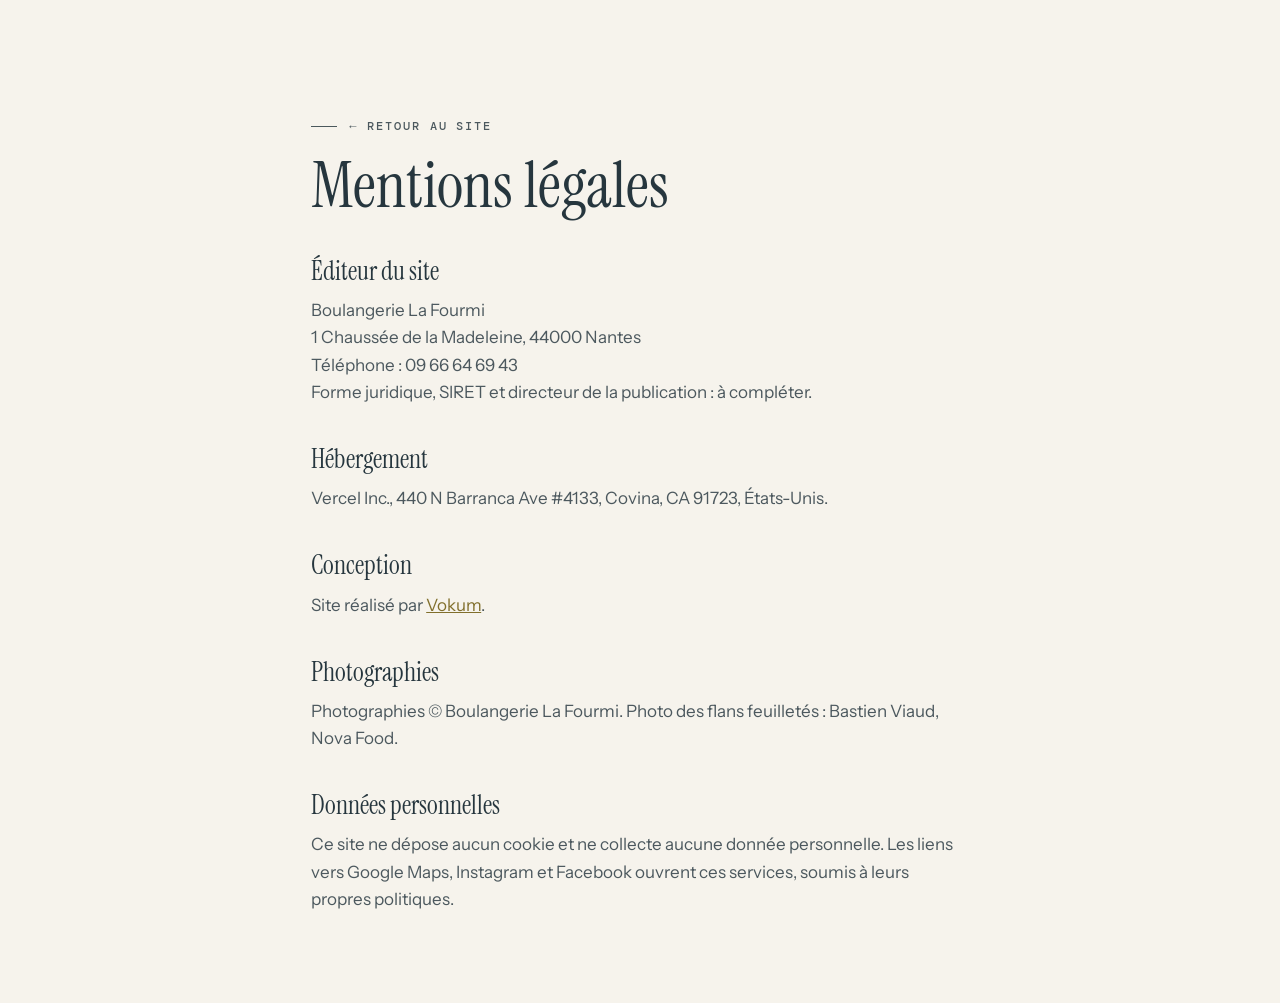
<file: mentions-legales.html>
<!DOCTYPE html>
<html lang="fr"><head><meta charset="utf-8"><meta name="viewport" content="width=device-width, initial-scale=1"><title>Mentions légales · Boulangerie La Fourmi</title><meta name="robots" content="noindex"><link rel="icon" href="/favicon.svg" type="image/svg+xml"><link rel="stylesheet" href="/css/styles.min.css?v=30b318f7">
<style>.legal{max-width:760px;margin:0 auto;padding:120px var(--g) 90px}.legal h1{font:400 clamp(40px,5vw,64px)/1 var(--serif);margin-bottom:34px}.legal h2{font:400 26px/1.2 var(--serif);margin:38px 0 10px}.legal p{color:rgba(38,54,62,.82)}.legal a{color:var(--gold-t)}</style></head>
<body class="is-ready no-fx"><main class="legal">
<p class="kicker"><a href="/" style="color:inherit;text-decoration:none">← Retour au site</a></p>
<h1>Mentions légales</h1>
<h2>Éditeur du site</h2><p>Boulangerie La Fourmi<br>1 Chaussée de la Madeleine, 44000 Nantes<br>Téléphone : 09 66 64 69 43<br>Forme juridique, SIRET et directeur de la publication : à compléter.</p>
<h2>Hébergement</h2><p>Vercel Inc., 440 N Barranca Ave #4133, Covina, CA 91723, États-Unis.</p>
<h2>Conception</h2><p>Site réalisé par <a href="https://vokumagency.com">Vokum</a>.</p>
<h2>Photographies</h2><p>Photographies © Boulangerie La Fourmi. Photo des flans feuilletés : Bastien Viaud, Nova Food.</p>
<h2>Données personnelles</h2><p>Ce site ne dépose aucun cookie et ne collecte aucune donnée personnelle. Les liens vers Google Maps, Instagram et Facebook ouvrent ces services, soumis à leurs propres politiques.</p>
</main></body></html>
</file>
<file: css/styles.min.css>
@font-face{font-family:Instrument Sans;src:url(/fonts/instrument-sans-400.woff2) format("woff2");font-weight:400;font-display:swap}@font-face{font-family:Instrument Sans;src:url(/fonts/instrument-sans-500.woff2) format("woff2");font-weight:500;font-display:swap}@font-face{font-family:Instrument Sans;src:url(/fonts/instrument-sans-600.woff2) format("woff2");font-weight:600;font-display:swap}@font-face{font-family:"Instrument Serif";src:url(/fonts/instrument-serif.woff2) format("woff2");font-weight:400;font-display:swap}@font-face{font-family:"Instrument Serif";src:url(/fonts/instrument-serif-italic.woff2) format("woff2");font-weight:400;font-style:italic;font-display:swap}@font-face{font-family:DM Mono;src:url(/fonts/dm-mono-500.woff2) format("woff2");font-weight:500;font-display:swap}:root{--flour:#F6F3EC;--paper:#FFFFFF;--stone:#ECE5D8;--ink:#26363E;--ink-2:#1C282E;--gold:#AE9A45;--gold-t:#816F2C;--facade:#8A8F97;--facade-2:#6E737B;--oak:#C9A97C;--steel:#1F2427;--line:rgba(38,54,62,.14);--serif:"Instrument Serif",Georgia,"Times New Roman",serif;--sans:"Instrument Sans",system-ui,-apple-system,"Segoe UI",sans-serif;--mono:"DM Mono",ui-monospace,Menlo,monospace;--g:clamp(18px,4vw,64px);--sec:clamp(96px,12vw,190px);--ease:cubic-bezier(.2,.8,.2,1);--ease-io:cubic-bezier(.7,0,.2,1);color-scheme:light}*,*:before,*:after{box-sizing:border-box}html{-webkit-text-size-adjust:100%;overflow-x:clip}body{margin:0;background:var(--flour);color:var(--ink);font:400 17px/1.6 var(--sans);-webkit-font-smoothing:antialiased}img{display:block;max-width:100%}picture{display:contents}a{color:inherit}h1,h2,h3,p,figure{margin:0}h3{font:400 clamp(24px,2.1vw,30px)/1.1 var(--serif)}em{font-family:var(--serif);font-style:italic}:focus-visible{outline:2px solid var(--gold);outline-offset:3px;border-radius:3px}.sr{position:absolute;width:1px;height:1px;overflow:hidden;clip:rect(0 0 0 0);white-space:nowrap}.skip{position:fixed;left:12px;top:-60px;z-index:200;background:var(--ink);color:var(--flour);padding:10px 16px;border-radius:8px;text-decoration:none}.skip:focus{top:12px}.wrap{max-width:1440px;margin:0 auto;padding:0 var(--g)}.sec{padding:var(--sec) 0}.kicker{display:flex;align-items:center;gap:12px;font:500 12px/1 var(--mono);letter-spacing:.16em;text-transform:uppercase;color:var(--gold-t);margin-bottom:22px}.kicker:before{content:"";width:26px;height:1px;background:currentColor}.lede{font-size:clamp(17px,1.3vw,19px);max-width:46ch;color:#26363ed1}.btn{display:inline-flex;align-items:center;gap:10px;height:52px;padding:0 24px;border-radius:999px;font:500 15px/1 var(--sans);text-decoration:none;border:1px solid var(--ink);transition:background .3s,color .3s,border-color .3s}.btn svg{width:15px;height:15px;transition:transform .35s var(--ease)}.btn:hover svg{transform:translate(4px)}.btn--ink{background:var(--ink);color:var(--flour)}.btn--ink:hover{background:var(--gold);border-color:var(--gold);color:var(--ink-2)}.btn--line:hover{background:var(--ink);color:var(--flour)}.btn--sm{height:42px;padding:0 18px;font-size:14px}.gt-wrap{margin:0;line-height:0}.gt{display:block;overflow:visible;fill:var(--ink)}.gt--xl{height:clamp(64px,9.4vw,150px)}.gt--lg{height:clamp(56px,7vw,112px)}.gt--or{height:clamp(170px,24vw,380px);fill:var(--gold)}.gt .ch{transform-box:fill-box;transform-origin:50% 100%}.hdr{position:fixed;inset:0 0 auto;z-index:60;transition:transform .5s var(--ease),background .35s,box-shadow .35s,color .35s}.hdr.is-solid{background:#f6f3ece6;backdrop-filter:blur(14px);-webkit-backdrop-filter:blur(14px);box-shadow:0 1px 0 var(--line)}.hdr.is-dark{color:var(--flour)}.hdr.is-dark.is-solid{background:#1c282ed1;box-shadow:0 1px #f6f3ec14}.hdr.is-hidden{transform:translateY(-100%)}.hdr__in{height:76px;display:flex;align-items:center;justify-content:space-between;gap:20px}.brand{display:flex;align-items:center;gap:12px;text-decoration:none}.brand__emb{width:40px;height:40px;color:var(--gold)}.brand__txt{font:400 22px/1 var(--serif)}.nav{display:flex;gap:clamp(18px,2.4vw,36px)}.nav a{font-size:14.5px;font-weight:500;text-decoration:none;position:relative;padding:6px 0}.nav a:after{content:"";position:absolute;left:0;right:100%;bottom:0;height:1px;background:var(--gold);transition:right .4s var(--ease)}.nav a:hover:after{right:0}.hdr__r{display:flex;align-items:center;gap:12px}.status{display:inline-flex;align-items:center;gap:9px;height:40px;padding:0 15px;border-radius:999px;background:var(--stone);color:var(--ink);font:500 12px/1 var(--mono);letter-spacing:.06em;text-transform:uppercase;white-space:nowrap}.is-dark .status{background:#f6f3ec1a;color:var(--flour)}.status i{width:7px;height:7px;border-radius:50%;background:#9aa0a5}.status.is-open i{background:#6fa05c}.burger{display:none;width:44px;height:44px;border-radius:50%;border:1px solid currentColor;border-color:#7f7f7f59;background:none;color:inherit;cursor:pointer;flex-direction:column;align-items:center;justify-content:center;gap:5px}.burger span{width:16px;height:1.5px;background:currentColor;transition:transform .4s var(--ease)}.is-menu .burger span:first-child{transform:translateY(3.25px) rotate(45deg)}.is-menu .burger span:last-child{transform:translateY(-3.25px) rotate(-45deg)}.is-menu .hdr{color:var(--ink);background:transparent;box-shadow:none}.drawer{position:fixed;inset:0;z-index:59;background:var(--flour);display:flex;flex-direction:column;justify-content:center;gap:6px;padding:96px var(--g) 40px;clip-path:inset(0 0 100% 0);transition:clip-path .7s var(--ease-io);visibility:hidden}.is-menu .drawer{clip-path:inset(0);visibility:visible}.drawer a{font:400 clamp(44px,12vw,68px)/1.05 var(--serif);text-decoration:none}.drawer a:hover{color:var(--gold-t);font-style:italic}.drawer p{margin-top:26px;font:500 12px/1.7 var(--mono);letter-spacing:.08em;text-transform:uppercase;color:var(--gold-t)}.btn--gold{background:var(--gold);border-color:var(--gold);color:var(--ink-2)}.btn--gold:hover{background:var(--flour);border-color:var(--flour)}.btn--ghost{border-color:#f6f3ec59;color:var(--flour)}.btn--ghost:hover{background:var(--flour);color:var(--ink-2);border-color:var(--flour)}.hero{position:relative;background:var(--ink-2);color:var(--flour);z-index:2;overflow-x:clip}.hero__stage{min-height:100svh;display:flex;flex-direction:column;align-items:center;justify-content:center;gap:clamp(22px,3vh,36px);padding:110px var(--g) clamp(150px,22vh,230px);text-align:center}.hero__logo{width:min(1120px,88vw,calc((100svh - 400px)*2.31));min-width:min(300px,88vw);will-change:transform;position:relative;z-index:3}.hero__wm{width:100%;height:auto;display:block;overflow:visible}.hero__wm .lt{transform-box:fill-box;transform-origin:50% 100%;transition:translate .5s cubic-bezier(.3,1.7,.4,1)}.hero__wm .lt:hover{translate:0 -18px}.hero__wm .lt-t,.hero__wm .lt-m{fill:var(--gold)}.hero__wm .lt-b{fill:var(--flour)}.hero__tag{font:400 clamp(20px,1.9vw,28px)/1.25 var(--serif);max-width:34ch;color:#f6f3ecdb;text-wrap:balance}.hero__tag em{color:var(--gold)}.hero__cta{display:flex;flex-wrap:wrap;justify-content:center;gap:12px}.strip{position:absolute;left:0;right:0;bottom:0;transform:translateY(46%);display:flex;justify-content:center;gap:clamp(12px,1.6vw,24px);padding:0 var(--g);z-index:4;pointer-events:none}.snap{pointer-events:auto;width:clamp(150px,15vw,230px);display:grid;justify-items:start;rotate:var(--r,0deg);transition:rotate .5s var(--ease),translate .5s var(--ease)}.snap:nth-child(1){--r:-4deg;margin-top:28px}.snap:nth-child(2){--r:2deg}.snap:nth-child(3){--r:-1.5deg;margin-top:44px}.snap:nth-child(4){--r:3deg;margin-top:6px}.snap:nth-child(5){--r:-3deg;margin-top:30px}.snap:hover{rotate:0deg;translate:0 -10px}.snap__ph{position:relative;width:100%;aspect-ratio:4/4.6;border-radius:10px;overflow:hidden;background:#3a4950;box-shadow:0 24px 34px -18px #0000008c;border:6px solid var(--paper)}.snap__ph img{width:100%;height:100%;object-fit:cover}.snap__ph .medal{width:48px;height:48px;font-size:18px;top:8px;right:8px}.snap__lb{margin:-4px 0 0 12px;background:var(--paper);color:var(--ink);padding:8px 12px 9px;border-radius:0 0 6px 6px;font:400 15px/1.2 var(--serif);box-shadow:0 8px 14px -10px #0006;position:relative;z-index:1}.snap{position:relative;z-index:1;outline:none}.snap:hover,.snap:focus-visible,.snap.is-open{z-index:6}.snap:focus-visible .snap__ph{outline:2px solid var(--gold);outline-offset:3px}.snap__ph{transition:scale .5s cubic-bezier(.3,1.5,.45,1),box-shadow .4s}.snap:hover .snap__ph,.snap:focus-visible .snap__ph,.snap.is-open .snap__ph{scale:1.07;box-shadow:0 34px 44px -20px #000000b3}.snap__lb{position:absolute;bottom:calc(100% + 10px);left:50%;width:max-content;max-width:260px;margin:0;display:grid;gap:3px;text-align:left;translate:-50% 0;transform-origin:50% 100%;rotate:0deg;scale:1 .2;opacity:0;padding:11px 14px 12px;border-radius:6px;box-shadow:0 14px 24px -12px #00000080;pointer-events:none;transition:scale .5s cubic-bezier(.3,1.6,.45,1),opacity .2s,rotate .6s cubic-bezier(.3,1.8,.4,1)}.snap__lb b{font:400 19px/1.1 var(--serif)}.snap__lb span{font:400 13px/1.35 var(--sans);color:#26363eb8;max-width:30ch}.snap__lb sup{font-size:.65em}.snap:hover .snap__lb,.snap:focus-visible .snap__lb,.snap.is-open .snap__lb{scale:1;opacity:1;rotate:-1.5deg}.snap.is-open,.snap:focus-visible{rotate:0deg}.four{background:var(--stone);overflow:hidden}.four__head{display:grid;grid-template-columns:1fr 1fr;gap:var(--g);align-items:end;margin-bottom:clamp(50px,6vw,90px)}.racks{display:grid;gap:clamp(50px,6vw,90px)}.rack{position:relative;padding:0 var(--g);max-width:1440px;margin:0 auto;width:100%}.rack__name{font:500 12px/1 var(--mono);letter-spacing:.16em;text-transform:uppercase;color:var(--gold-t);margin-bottom:16px}.rack__row{--rg:clamp(18px,2.4vw,40px);display:grid;grid-template-columns:repeat(3,1fr);gap:var(--rg);position:relative;z-index:1;will-change:transform;container-type:inline-size}.rack__row:before{content:"";position:absolute;left:calc(var(--g)*-1 - 40px);right:calc(var(--g)*-1 - 40px);top:calc((100cqw - 2*var(--rg))/3*.825 - 1px);height:16px;background:linear-gradient(#dabd92,#be9c6e 65%,#9e7e54);box-shadow:0 12px 18px -10px #00000073;z-index:0}.rack__row:after{content:"";position:absolute;left:calc((100cqw - 2*var(--rg))/3 + var(--rg)/2 - 2px);top:calc((100cqw - 2*var(--rg))/3*.825 + 15px);width:4px;height:70px;background:var(--steel);box-shadow:calc((100cqw - 2*var(--rg))/3 + var(--rg)) 0 0 var(--steel);z-index:0}.item{position:relative;z-index:1}.item{display:grid;gap:0}.item__ph{position:relative;aspect-ratio:4/3.3;border-radius:10px 10px 2px 2px;overflow:hidden;background:#d3c9b8;box-shadow:0 18px 26px -18px #00000073}.item__ph img{width:100%;height:100%;object-fit:cover;transition:transform 1.1s var(--ease)}.item:hover .item__ph img{transform:scale(1.05)}.label{position:relative;z-index:2;justify-self:start;margin:-1px 0 0 14px;background:var(--paper);padding:12px 16px 14px;border-radius:0 0 6px 6px;box-shadow:0 8px 16px -10px #0000004d;max-width:calc(100% - 28px);transform-origin:50% 0;transition:transform .5s var(--ease)}.item:hover .label{transform:rotate(-1.5deg)}.label h3{font-size:clamp(21px,1.7vw,25px)}.label p{font-size:13.5px;line-height:1.45;color:#26363eb8;margin-top:4px}.medal{position:absolute;right:12px;top:12px;width:58px;height:58px;border-radius:50%;display:flex;align-items:center;justify-content:center;background:var(--ink);color:var(--gold);font:400 22px/1 var(--serif);box-shadow:inset 0 0 0 3px var(--ink),inset 0 0 0 4px var(--gold)}.medal sup{font-size:.5em;line-height:1;position:relative;top:-.45em;margin-left:1px}.medal--or{background:var(--gold);color:var(--ink-2);box-shadow:inset 0 0 0 3px var(--gold),inset 0 0 0 4px var(--ink-2)}.geste{position:relative;background:var(--flour);height:460vh}.geste__stage{position:sticky;top:0;height:100vh;display:flex;flex-direction:column;padding:110px 0 40px;overflow:hidden}.geste__top{display:flex;justify-content:space-between;align-items:center;width:100%}.geste__top .kicker{margin:0}.geste__count{display:flex;align-items:center;gap:12px;font:500 13px/1 var(--mono);letter-spacing:.1em;color:var(--gold-t);font-variant-numeric:tabular-nums}.geste__count span{color:var(--ink)}.geste__count i{display:block;width:120px;height:2px;background:var(--line);border-radius:2px;overflow:hidden}.geste__count b{display:block;height:100%;background:var(--gold);transform-origin:0 50%;transform:scaleX(var(--p,.25));transition:transform .5s var(--ease)}.geste__body{position:relative;flex:1;width:100%;margin-top:24px}.gs{position:absolute;inset:0 var(--g);display:grid;grid-template-columns:1fr 1fr;gap:clamp(30px,6vw,110px);align-items:center;pointer-events:none}.gs__print{grid-column:1;grid-row:1;justify-self:center;width:min(100%,calc((100vh - 290px)*.82),500px);margin:0;background:var(--paper);padding:10px 10px 0;border-radius:6px;box-shadow:0 30px 50px -28px #1c282e8c,0 1px 0 var(--line);rotate:var(--r);translate:var(--x) 0;opacity:0;transform:translate(70vw,-30vh) rotate(28deg);transition:transform 1s cubic-bezier(.3,1.25,.45,1),opacity .35s}.gs__print img{height:auto;width:100%;aspect-ratio:4/4.6;object-fit:cover;border-radius:3px}.gs__print figcaption{font:italic 400 17px/1 var(--serif);color:var(--gold-t);padding:14px 4px 16px;text-align:center}.gs.is-dealt .gs__print{opacity:1;transform:none}.gs__txt{grid-column:2;grid-row:1;display:grid;gap:18px;max-width:520px;opacity:0;transition:opacity .3s}.gs.is-on .gs__txt{opacity:1;pointer-events:auto}.gt--gs{height:clamp(56px,6.8vw,104px)}.gs__lead{font:400 clamp(26px,2.4vw,38px)/1.1 var(--serif);color:var(--gold-t)}.gs__txt>p:last-child{max-width:44ch;color:#26363ecc}.geste .gs:not(.is-on) .gt .ch{transform:translateY(-140%) rotate(-8deg);opacity:0;transition:transform .35s ease-in,opacity .2s}.prize{background:var(--ink-2);color:var(--flour);overflow:hidden}.prize .kicker{color:var(--gold)}.prize__top{display:grid;grid-template-columns:auto 1fr;gap:clamp(30px,6vw,110px);align-items:center}.gt--or{height:clamp(170px,22vw,340px);fill:var(--gold)}.prize__intro{display:grid;gap:18px;max-width:560px}.prize__intro .kicker{margin:0}.prize__big{font:400 clamp(34px,3.6vw,56px)/1.05 var(--serif)}.prize__big em{color:var(--gold)}.prize__intro p:last-child{color:#f6f3ecbf;max-width:46ch}.table{display:grid;grid-template-columns:repeat(3,1fr);gap:clamp(24px,4vw,72px);margin-top:clamp(80px,9vw,140px);align-items:start;max-width:1180px}.tp{display:grid;rotate:var(--r);transition:rotate .5s var(--ease),translate .5s var(--ease)}.tp:nth-child(2){margin-top:46px}.tp:hover{rotate:0deg;translate:0 -8px}.tp__ph{position:relative;background:var(--paper);padding:10px;border-radius:6px;box-shadow:0 34px 50px -28px #000000b3}.tp__ph img{height:auto;width:100%;aspect-ratio:1/1;object-fit:cover;border-radius:3px}.prize .label{color:var(--ink);margin-left:18px}.stamp{position:absolute;right:-14px;top:-14px;width:96px;height:96px;border-radius:50%;display:flex;align-items:center;justify-content:center;background:var(--ink);color:var(--gold);font:400 34px/1 var(--serif);box-shadow:inset 0 0 0 4px var(--ink),inset 0 0 0 5px var(--gold),inset 0 0 0 10px var(--ink),inset 0 0 0 11px #ae9a4580,0 10px 20px -8px #0009;rotate:-10deg}.stamp sup{font-size:.5em;position:relative;top:-.45em;margin-left:1px}.stamp--or{background:var(--gold);color:var(--ink-2);box-shadow:inset 0 0 0 4px var(--gold),inset 0 0 0 5px var(--ink-2),inset 0 0 0 10px var(--gold),inset 0 0 0 11px #1c282e66,0 10px 20px -8px #0009}.stamp--gm{font-size:24px}.reviews{display:grid;grid-template-columns:auto 1fr;gap:clamp(30px,6vw,110px);align-items:center;margin-top:clamp(90px,10vw,150px)}.score{display:grid;gap:10px;justify-items:start}.score b{font:400 clamp(110px,11vw,170px)/.8 var(--serif);font-variant-numeric:tabular-nums}.stars{display:flex;gap:4px;color:var(--gold);font-size:24px}.stars i{font-style:normal;display:inline-block}.score__n{font:500 12px/1 var(--mono);letter-spacing:.12em;text-transform:uppercase;color:#f6f3eca6}.notes{display:grid;grid-template-columns:1fr 1fr;gap:18px}.note{margin:0;background:var(--paper);color:var(--ink);border-radius:6px;padding:20px 22px;rotate:var(--r);box-shadow:0 18px 26px -16px #0000008c;transition:rotate .5s var(--ease),translate .5s var(--ease)}.note:nth-child(1){--r:-2deg}.note:nth-child(2){--r:1.5deg;translate:0 14px}.note:nth-child(3){--r:1deg}.note:nth-child(4){--r:-1.4deg;translate:0 14px}.note:hover{rotate:0deg}.note blockquote{margin:0;font:400 clamp(19px,1.6vw,23px)/1.25 var(--serif)}.note blockquote:before{content:"\ab  "}.note blockquote:after{content:" \bb"}.note figcaption{margin-top:12px;font:500 11px/1 var(--mono);letter-spacing:.14em;text-transform:uppercase;color:var(--gold-t)}.hist{position:relative;background:var(--flour);height:210vh}.hist__stage{position:sticky;top:0;height:100vh;display:flex;align-items:center}.hist__grid{display:grid;grid-template-columns:1.05fr 1fr;gap:clamp(30px,6vw,110px);align-items:center;width:100%}.hist__table{position:relative;height:min(76vh,700px)}.hp{position:absolute;margin:0;background:var(--paper);padding:10px 10px 0;border-radius:6px;box-shadow:0 30px 50px -28px #1c282e8c,0 1px 0 var(--line);display:grid}.hp img{height:auto;width:100%;object-fit:cover;border-radius:3px}.hp .label{box-shadow:none;margin:0;padding:12px 4px 14px;max-width:none;justify-self:stretch;border-radius:0}.hp .label h3{font-size:22px}.hp--old{left:2%;top:0;width:min(58%,400px);rotate:-5deg}.hp--old img{aspect-ratio:4/4.6;filter:sepia(.4) contrast(1.05)}.hp--new{right:0;bottom:0;width:min(62%,430px);rotate:4deg;transform:translate(calc(var(--hp,1) * 8vw),calc(var(--hp,1) * 85vh)) rotate(calc(var(--hp,1) * 18deg));opacity:calc(1 - var(--hp,1) * 1.2)}.hp--new img{aspect-ratio:4/4.2}.hist__txt{display:grid;gap:20px}.hist__txt .kicker{margin:0}.hist__lead{font:400 clamp(30px,3vw,46px)/1.05 var(--serif)}.hist__lead em{color:var(--gold-t)}.hist__txt>p:not(.kicker):not(.hist__lead){max-width:46ch;color:#26363ecc}.infos{background:var(--stone);overflow:hidden}.infos__grid{display:grid;grid-template-columns:1.1fr .9fr;gap:var(--g);align-items:start}.infos__l{display:grid;gap:24px;align-content:start}.infos__l .kicker{margin:0}.infos__addr{font:400 clamp(52px,6.6vw,108px)/.95 var(--serif);letter-spacing:-.012em}.infos__sub{font:500 13px/1.5 var(--mono);letter-spacing:.08em;color:var(--gold-t)}.infos__btns{display:flex;flex-wrap:wrap;gap:10px}.infos__soc{font-size:15px}.infos__soc a{text-decoration:none;border-bottom:1px solid var(--gold)}.infos__ph{margin:24px 0 0;width:min(100%,420px);display:grid;rotate:-2.5deg;background:var(--paper);padding:10px 10px 0;border-radius:6px;box-shadow:0 30px 50px -28px #1c282e8c}.infos__ph img{height:auto;width:100%;aspect-ratio:16/11;object-fit:cover;object-position:50% 72%;border-radius:3px}.infos__ph .label{box-shadow:none;margin:0;padding:12px 4px 14px;max-width:none;border-radius:0}.sign-wrap{position:relative;display:grid;justify-items:center;padding-top:8px}.nail{width:18px;height:18px;border-radius:50%;background:radial-gradient(circle at 35% 35%,#d9dcde,#7d8285 60%,#4b4f52);box-shadow:0 3px 6px #00000059;position:relative;z-index:2}.sign{width:min(100%,430px);margin-top:-9px;transform-origin:50% 0;color:var(--ink);will-change:transform}.sign__strings{display:block;width:62%;height:70px;margin:0 auto -2px}.sign__card{background:var(--paper);border-radius:16px;padding:26px 28px 24px;box-shadow:0 40px 60px -36px #1c282e99,0 1px 0 var(--line);display:grid;justify-items:center;text-align:center;position:relative}.sign__card:before,.sign__card:after{content:"";position:absolute;top:12px;width:9px;height:9px;border-radius:50%;background:var(--stone);box-shadow:inset 0 1px 2px #00000040}.sign__card:before{left:16%}.sign__card:after{right:16%}.sign__emb{width:46px;height:46px;color:var(--gold);margin-bottom:6px}.sign__state{font:400 clamp(58px,6vw,86px)/.95 var(--serif);letter-spacing:-.01em}.sign.is-closed .sign__state{color:var(--gold-t);font-style:italic}.sign__sub{font:500 12px/1 var(--mono);letter-spacing:.14em;text-transform:uppercase;color:var(--gold-t);margin:10px 0 18px}.sign .hours{width:100%;border-collapse:collapse;font-variant-numeric:tabular-nums;text-align:left}.hours th,.hours td{padding:10px 0;border-top:1px solid var(--line);text-align:left;font-weight:400}.hours td{text-align:right}.hours tr.is-today th,.hours tr.is-today td{font-weight:600}.hours tr.is-today th:after{content:"Aujourd\2019hui";margin-left:10px;font:500 10px/1 var(--mono);letter-spacing:.12em;text-transform:uppercase;color:var(--gold-t)}.sign__f{margin-top:14px;padding-top:12px;border-top:1px dashed var(--line);font:italic 400 16px/1.35 var(--serif);color:var(--gold-t);width:100%}@keyframes swing{0%{transform:rotate(9deg)}18%{transform:rotate(-7deg)}36%{transform:rotate(5deg)}54%{transform:rotate(-3deg)}72%{transform:rotate(1.6deg)}86%{transform:rotate(-.7deg)}to{transform:rotate(0)}}.sign.swing{animation:swing 2.4s cubic-bezier(.4,0,.3,1)}.foot{background:var(--ink-2);color:var(--flour);padding:clamp(70px,8vw,130px) 0 26px;overflow:hidden}.foot__wm{width:100%;height:auto;display:block;overflow:visible}.foot__wm .lt{transform-box:fill-box;transform-origin:50% 100%;transition:translate .5s cubic-bezier(.3,1.7,.4,1)}.foot__wm .lt:hover{translate:0 -18px}.foot__wm .lt-t,.foot__wm .lt-m{fill:var(--gold)}.foot__wm .lt-b{fill:var(--flour)}.foot__row{display:flex;flex-wrap:wrap;justify-content:space-between;gap:14px 30px;margin-top:clamp(40px,5vw,70px);padding-top:22px;border-top:1px solid rgba(246,243,236,.14);font:500 12px/1.6 var(--mono);letter-spacing:.04em;color:#f6f3eca6}.foot__row nav{display:flex;flex-wrap:wrap;gap:20px}.foot__row a{text-decoration:none}.foot__row a:hover{color:var(--gold)}.js .gt .ch{transform:translateY(115%);opacity:0;transition:transform .9s cubic-bezier(.3,1.35,.45,1) calc(var(--i)*55ms),opacity .3s calc(var(--i)*55ms)}.js .gt.in .ch{transform:none;opacity:1}.js .ln{display:block;clip-path:inset(-.3em -.2em 0 -.2em)}.js .ln>span{display:inline-block;transform:translateY(110%);transition:transform 1.1s var(--ease)}.js .ln.in>span{transform:none}.js .ln:nth-child(2)>span{transition-delay:.12s}.js .r-up{opacity:0;transform:translateY(28px);transition:opacity .9s var(--ease),transform 1s var(--ease)}.js .r-up.in{opacity:1;transform:none}.js .pop{opacity:0;translate:0 60px;scale:.94;transition:opacity .6s,translate 1s cubic-bezier(.3,1.4,.45,1),scale 1s cubic-bezier(.3,1.4,.45,1),rotate .5s var(--ease)}.js .pop.in{opacity:1;translate:0 0;scale:1}.js .card__ph img{scale:1.12;transition:scale 1.6s var(--ease)}.js .card.in .card__ph img{scale:1}.js .h-in{opacity:0;transform:translateY(18px);transition:opacity .8s var(--ease),transform .9s var(--ease)}.js .is-ready .h-in{opacity:1;transform:none}.js .is-ready .hero__cta{transition-delay:.12s}.js .snap{opacity:0;translate:0 120px;transition:opacity .5s,translate 1.1s cubic-bezier(.3,1.35,.45,1),rotate .5s var(--ease)}.js .is-ready .snap{opacity:1;translate:0 0}.js .is-ready .snap:hover{translate:0 -10px}.js .hdr{opacity:0;transition:opacity .8s,transform .5s var(--ease),background .35s,box-shadow .35s,color .35s}.js .is-ready .hdr{opacity:1}.is-intro{overflow:hidden}.no-fx .gt .ch,.no-fx .ln>span,.no-fx .r-up,.no-fx .pop,.no-fx .h-in,.no-fx .snap,.no-fx .hdr,.no-fx .card__ph img{opacity:1!important;transform:none!important;translate:none!important;scale:none!important;transition:none!important}.js .stamp{scale:2.4;opacity:0;transition:scale .55s cubic-bezier(.3,1.6,.45,1),opacity .2s}.js .tp.in .stamp{scale:1;opacity:1;transition-delay:.55s}.js .tp{opacity:0;transform:translateY(90px) rotate(10deg);transition:opacity .5s,transform 1.1s cubic-bezier(.3,1.3,.45,1),rotate .5s var(--ease),translate .5s var(--ease)}.js .tp.in{opacity:1;transform:none}.js .note{opacity:0;transform:translateY(60px) rotate(-6deg);transition:opacity .5s,transform 1s cubic-bezier(.3,1.35,.45,1),rotate .5s var(--ease)}.js .note.in{opacity:1;transform:none}.js .stars i{scale:0;transition:scale .5s cubic-bezier(.3,1.8,.4,1)}.js .score.in .stars i{scale:1}.js .score.in .stars i:nth-child(2){transition-delay:.08s}.js .score.in .stars i:nth-child(3){transition-delay:.16s}.js .score.in .stars i:nth-child(4){transition-delay:.24s}.js .score.in .stars i:nth-child(5){transition-delay:.32s}.no-fx .tp,.no-fx .note,.no-fx .stamp,.no-fx .stars i{opacity:1!important;transform:none!important;scale:1!important}.no-fx .gs__print,.no-fx .gs__txt,.no-fx .hp--new{transition:none!important}.mbar,.rack__hint,.rack__bar{display:none}.drawer__info{margin-top:30px;display:grid;gap:14px;justify-items:start}.drawer__info p{margin:0}.drawer__btns{display:flex;gap:10px;flex-wrap:wrap}@media (max-width:1080px){.nav{display:none}.burger{display:inline-flex}.four__head,.infos__grid,.hist__grid,.prize__top,.reviews{grid-template-columns:1fr}.snap:nth-child(5){display:none}.geste{height:auto;padding:var(--sec) 0}.geste__stage{position:relative;height:auto;padding:0;overflow:visible}.geste__count{display:none}.geste__body{display:grid;gap:clamp(70px,10vw,110px);margin-top:30px}.gs{position:relative;inset:auto;padding:0 var(--g);grid-template-columns:1fr;gap:30px;pointer-events:auto}.gs__print,.gs__txt{grid-column:1;grid-row:auto}.gs__print{width:min(84%,440px);transform:translateY(80px) rotate(14deg);opacity:0}.gs.in .gs__print{transform:none;opacity:1}.gs__txt{opacity:1}.geste .gs:not(.is-on) .gt .ch{transform:translateY(115%);opacity:0;transition:transform .9s cubic-bezier(.3,1.35,.45,1) calc(var(--i)*55ms),opacity .3s calc(var(--i)*55ms)}.geste .gs .gt.in .ch{transform:none;opacity:1}.gs:nth-child(2n) .gs__print{justify-self:end}.hist{height:auto;padding:var(--sec) 0}.hist__stage{position:relative;height:auto}.hist__table{height:clamp(440px,110vw,640px)}.hp--new{transform:none;opacity:1}.sign-wrap{padding-top:20px}}@media (max-width:760px){body{font-size:16px}.status .full{display:none}.four__head{grid-template-columns:1fr}.rack__row{display:flex;overflow-x:auto;scroll-snap-type:x mandatory;gap:14px;margin:0 calc(var(--g)*-1);padding:0 var(--g) 6px;scrollbar-width:none;transform:none!important}.rack__row::-webkit-scrollbar{display:none}.item{flex:0 0 74vw;scroll-snap-align:center}.rack__row:before,.rack__row:after{display:none}.item__ph{border-bottom:12px solid var(--oak);border-radius:10px 10px 0 0}.rack__name{display:flex;justify-content:space-between}.rack__hint{display:inline;color:#26363e8c}.rack__bar{display:block;height:2px;background:#26363e1f;margin-top:14px;border-radius:2px;overflow:hidden}.rack__bar i{display:block;height:100%;width:34%;background:var(--gold-t);border-radius:2px;transform:translate(calc(var(--p,0) * 194%));transition:transform .15s linear}.label h3{font-size:22px}.label p{font-size:14px}.mbar{display:flex;position:fixed;left:10px;right:10px;bottom:calc(10px + env(safe-area-inset-bottom));z-index:70;align-items:center;gap:8px;padding:8px;background:#fffffff0;backdrop-filter:blur(14px);-webkit-backdrop-filter:blur(14px);border-radius:999px;box-shadow:0 14px 34px -12px #1c282e73,0 0 0 1px #26363e14;transform:translateY(160%);transition:transform .55s cubic-bezier(.3,1.35,.45,1)}.mbar.is-on{transform:none}.mbar__st{display:flex;align-items:center;gap:7px;padding:0 6px 0 10px;font:500 11px/1.15 var(--mono);letter-spacing:.04em;text-transform:uppercase;color:var(--ink);flex:1;min-width:0}.mbar__st i{flex:none;width:8px;height:8px;border-radius:50%;background:#9aa0a5}.mbar__st.is-open i{background:#5f8e4f;box-shadow:0 0 0 4px #5f8e4f2e}.mbar__st .full{display:none}.mbar__b{display:inline-flex;align-items:center;gap:7px;height:46px;padding:0 16px;border-radius:999px;background:var(--ink);color:var(--flour);text-decoration:none;font:500 14px/1 var(--sans);flex:none}.mbar__b svg{width:16px;height:16px}.mbar__b--gold{background:var(--gold);color:var(--ink-2)}.foot{padding-bottom:96px}.hero__stage{min-height:100svh;padding:88px 12px clamp(230px,33svh,290px);gap:18px;justify-content:center}.hero__logo{width:calc(100vw - 20px)}.hero__tag{font-size:20px;max-width:26ch}.hero__cta{width:100%;max-width:360px;display:grid;grid-template-columns:1fr 1fr;gap:10px}.hero__cta .btn{justify-content:center;padding:0 12px;height:50px}.strip{transform:none;bottom:22px;gap:0;padding:0;margin:0;justify-content:center}.snap,.snap:nth-child(4),.snap:nth-child(5){display:grid;width:31vw;margin:0 -4.2vw}.snap:nth-child(1){--r:-11deg;margin-top:34px;z-index:1}.snap:nth-child(2){--r:-5deg;margin-top:10px;z-index:2}.snap:nth-child(3){--r:0deg;margin-top:0;z-index:3}.snap:nth-child(4){--r:5deg;margin-top:10px;z-index:2}.snap:nth-child(5){--r:11deg;margin-top:34px;z-index:1}.snap.is-open{z-index:6}.snap__ph{border-width:4px;aspect-ratio:4/5}.snap__ph .medal{width:38px;height:38px;font-size:15px}.snap__lb{width:min(74vw,280px);max-width:none;padding:10px 14px 11px;left:50%;translate:calc(-50% + var(--dx,0px)) 0;bottom:calc(100% + 8px);text-align:center;justify-items:center}.snap:hover .snap__lb,.snap.is-open .snap__lb{rotate:0deg}.snap__lb b{font-size:17px}.snap__lb span{font-size:12.5px}.geste{overflow-x:clip}.gs__print{width:84%;translate:0 0}.gs__lead{font-size:26px}.gt--gs{height:58px}.gt--or{height:150px}.prize__top{gap:20px}.table{grid-template-columns:1fr 1fr;gap:26px 16px;margin-top:56px}.tp:first-child{grid-column:1/-1;width:86%;justify-self:center}.tp:nth-child(2){margin-top:20px}.tp .label{margin-left:8px;padding:9px 11px 10px;max-width:calc(100% - 16px)}.tp .label h3{font-size:18px}.tp .label p{font-size:12px}.stamp{width:62px;height:62px;font-size:22px;right:-8px;top:-10px}.stamp--gm{font-size:16px}.reviews{margin-top:70px;gap:26px}.score{grid-template-columns:auto 1fr;align-items:end;column-gap:16px}.score b{font-size:96px;grid-row:span 2}.notes{grid-template-columns:1fr;gap:14px}.note:nth-child(n){translate:0 0}.note{padding:16px 18px}.note blockquote{font-size:19px}.hist__table{height:118vw}.hp--old{width:62%;left:0}.hp--new{width:64%}.hp .label h3{font-size:18px}.hp .label p{font-size:12px}.infos__addr{font-size:46px}.infos__ph{width:88%}.sign__state{font-size:60px}.drawer{justify-content:flex-end;padding-bottom:calc(30px + env(safe-area-inset-bottom))}.drawer a{font-size:46px}.drawer__btns .btn{font-size:15px;font-family:var(--sans)}}@media (prefers-reduced-motion:reduce){*,*:before,*:after{transition-duration:.01ms!important;animation-duration:.01ms!important}}
</file>
